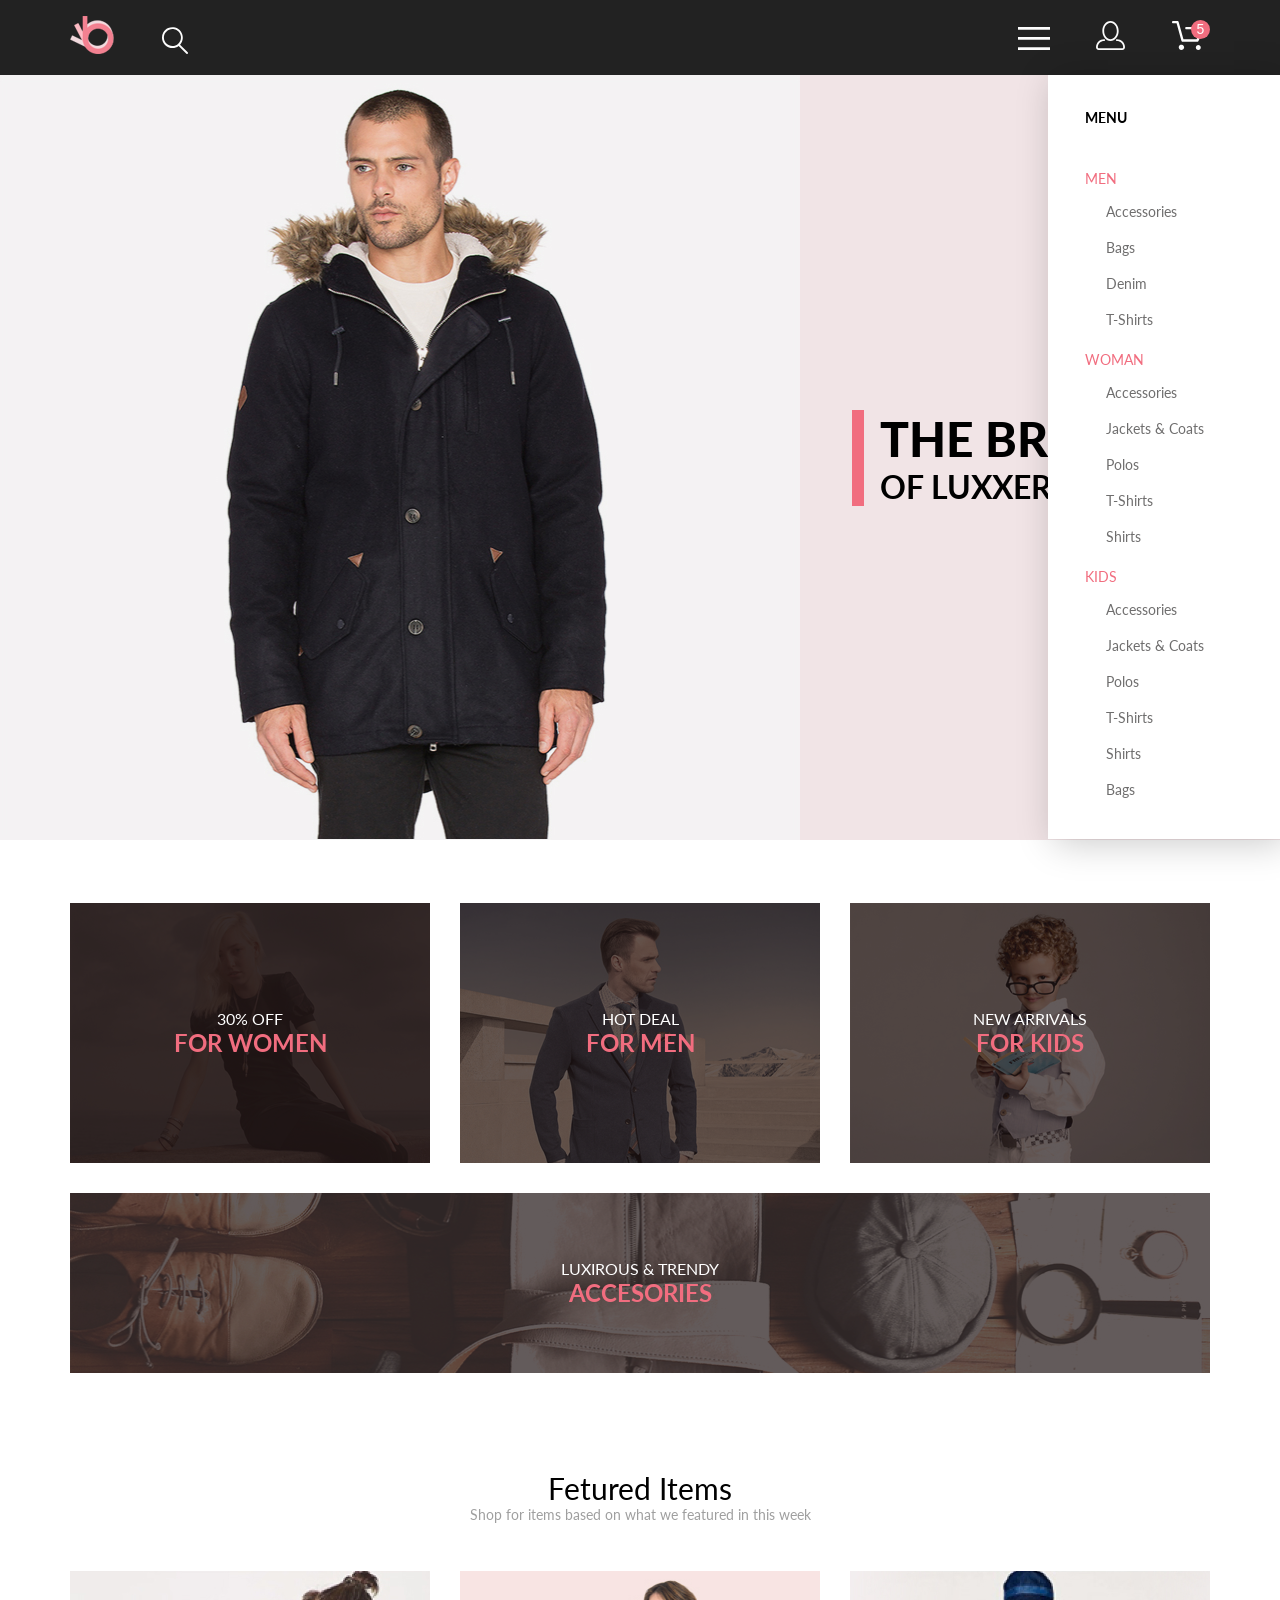
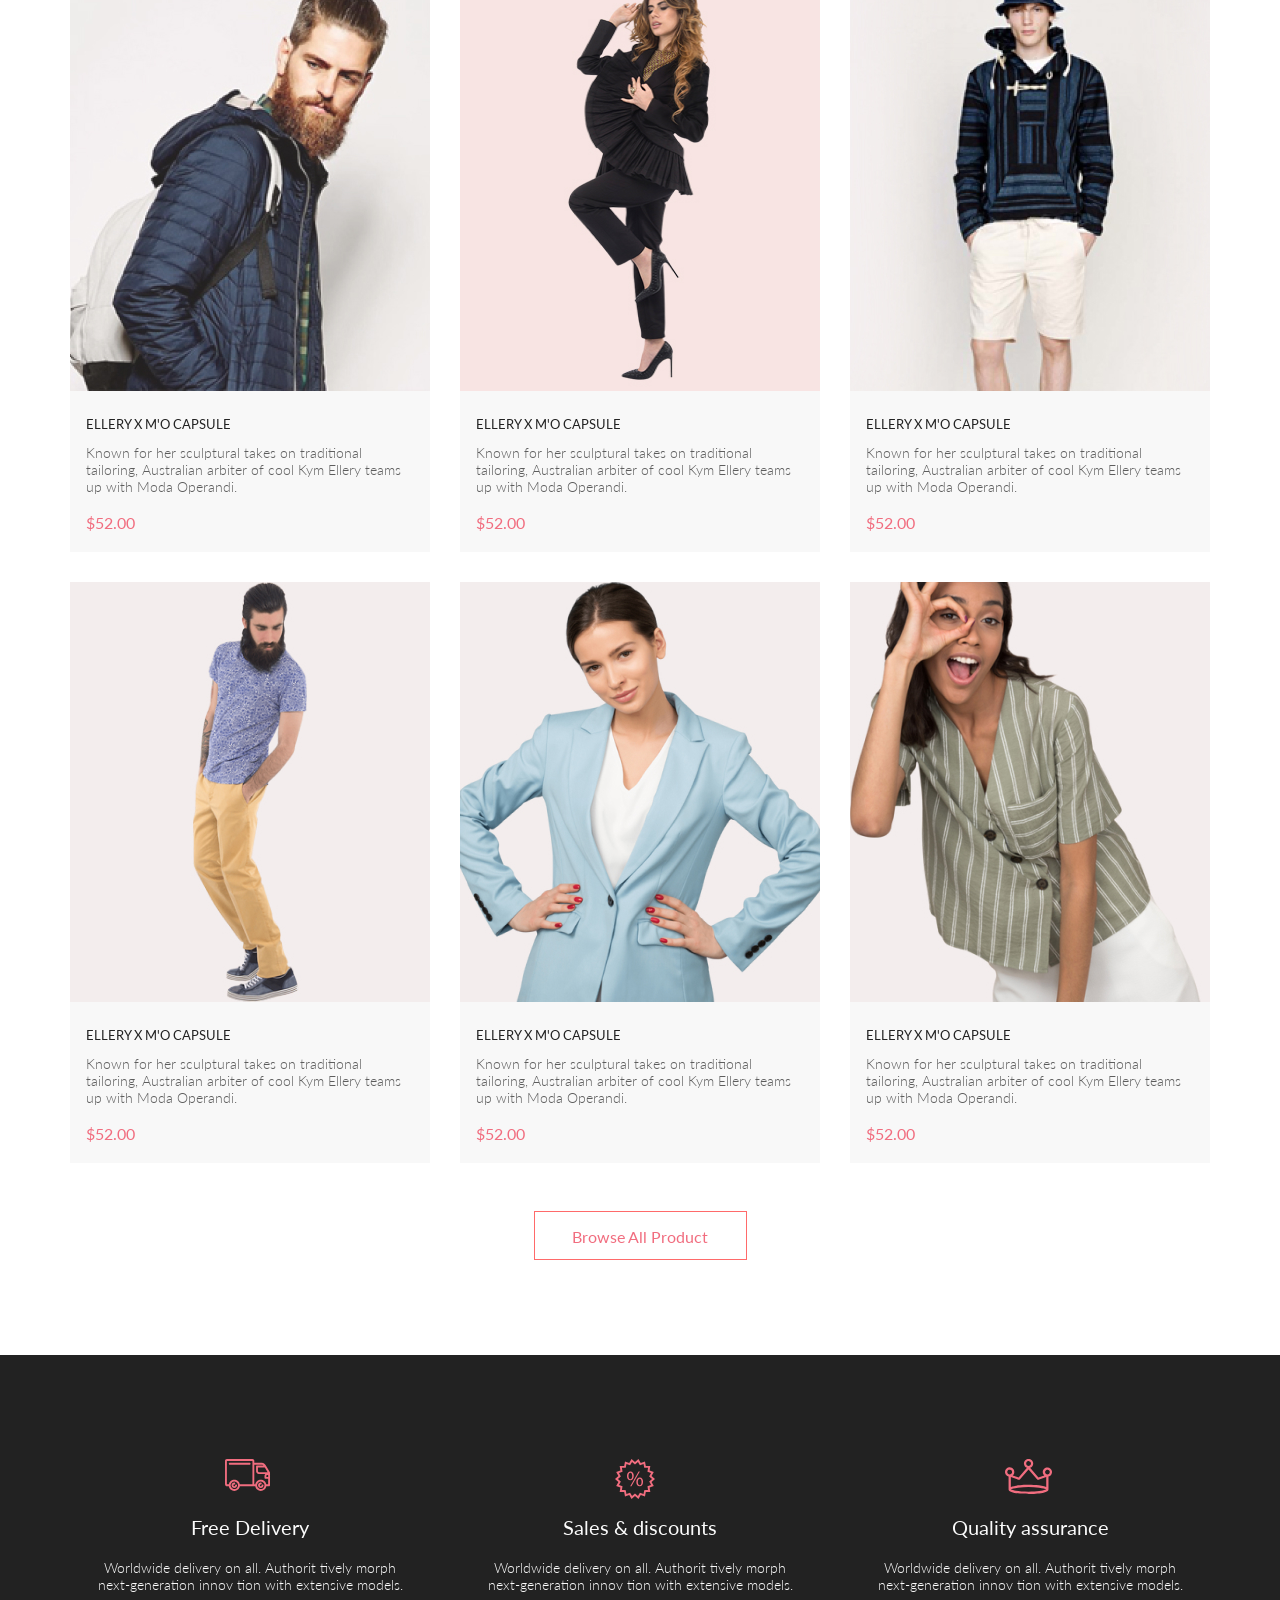
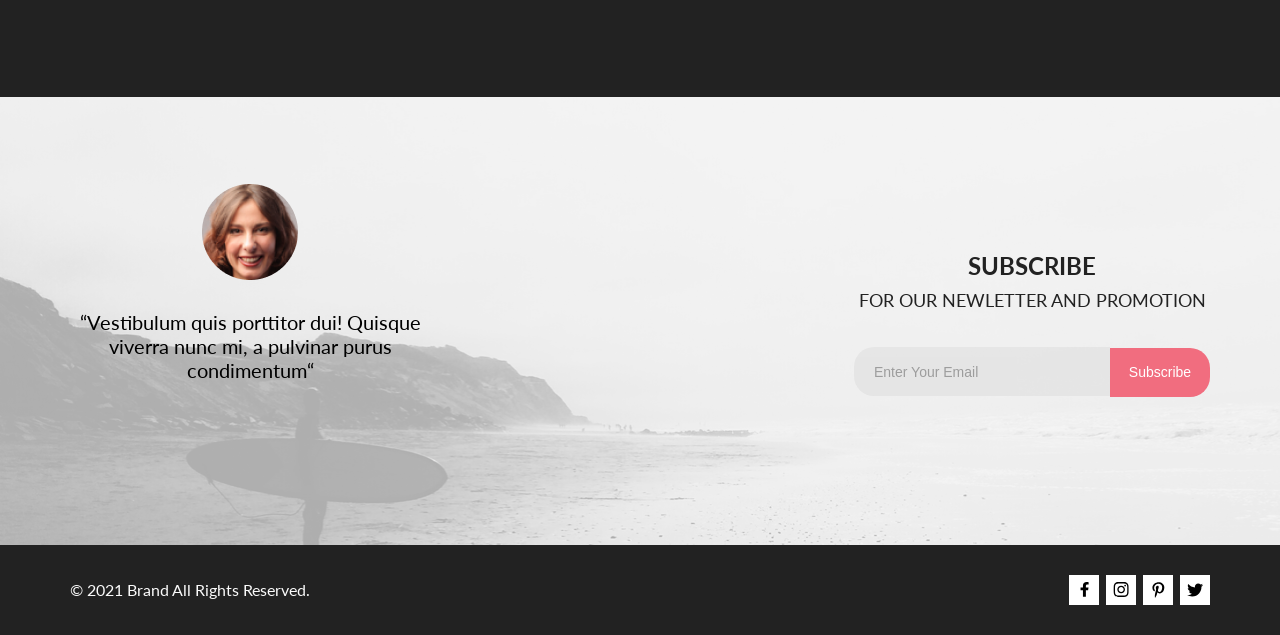
<file: index.html>
<!DOCTYPE html>
<html lang="en">
<head>
    <meta charset="UTF-8">
    <meta name="viewport" content="width=device-width">
    <title>Online Shop</title>
    <link rel="stylesheet" href="css/style.css">    
    <link rel="preconnect" href="https://fonts.gstatic.com">
    <link href="https://fonts.googleapis.com/css2?family=Lato:wght@300;400;700;900&display=swap" rel="stylesheet">
</head>
<body>
    <header class="header">
        <div class="header__container">
            <div class="header__logo-container">
                <a href="#"><img src="./img/logo.svg" class="header__logo" alt="logo" width="44" height="38"></a>
                <div class="header__search">
                    <button type="button" class="header__button">
                        <svg width="27" height="28" viewBox="0 0 27 28" xmlns="http://www.w3.org/2000/svg">
                            <path d="M19.0596 17.6259C20.6713 15.8658 21.6282 13.6048 21.7698 11.2225C21.9113 8.84018 21.2288 6.48173 19.8369 4.54318C18.445 2.60463 16.4285 1.20404 14.126 0.576619C11.8234 -0.0508009 9.3751 0.13316 7.19217 1.09761C5.00923 2.06205 3.22463 3.74825 2.13804 5.87302C1.05145 7.9978 0.729054 10.4318 1.225 12.7661C1.72094 15.1005 3.00501 17.1932 4.86158 18.6927C6.71814 20.1922 9.03413 21.0072 11.4206 21.0009C13.673 21.004 15.8645 20.27 17.6606 18.9109L25.4086 26.7179C25.4941 26.807 25.5965 26.8781 25.7099 26.927C25.8232 26.9759 25.9452 27.0017 26.0686 27.0029C26.1923 27.0033 26.3148 26.9782 26.4283 26.9292C26.5419 26.8801 26.6441 26.8082 26.7286 26.7179C26.9025 26.537 26.9997 26.2958 26.9997 26.0449C26.9997 25.794 26.9025 25.5528 26.7286 25.3719L19.0596 17.6259ZM2.88662 10.5009C2.89946 8.81563 3.41094 7.17187 4.35659 5.77685C5.30224 4.38183 6.63972 3.29801 8.20044 2.662C9.76115 2.02599 11.4752 1.86627 13.1266 2.20298C14.7779 2.53969 16.2926 3.35775 17.4797 4.55404C18.6668 5.75033 19.4732 7.27129 19.7972 8.92519C20.1212 10.5791 19.9483 12.2919 19.3002 13.8476C18.6522 15.4034 17.5581 16.7325 16.1559 17.6674C14.7536 18.6023 13.1059 19.1011 11.4206 19.1009C9.14916 19.0901 6.97482 18.1784 5.37484 16.566C3.77486 14.9537 2.87998 12.7724 2.88662 10.5009Z"/>
                            </svg>
                    </button>   
                </div>
            </div>
            <ul class="header__menu-list">
                <li class="header__menu-item header__menu-item--icon-list">
                    <button  type="button" class="header__button">
                        <svg class="header__icon" width="32" height="23" viewBox="0 0 32 23"  xmlns="http://www.w3.org/2000/svg">
                        <path d="M0 23V20.31H32V23H0ZM0 12.76V10.07H32V12.76H0ZM0 2.69V0H32V2.69H0Z" />
                        </svg> 
                    </button>
                </li>
                <li class="header__menu-item  header__menu-item--icon-profile">
                    <button type="button" class="header__button">
                        <svg class="header__icon" width="29" height="29" viewBox="0 0 29 29"  xmlns="http://www.w3.org/2000/svg">
                            <path d="M14.5 19.937C19 19.937 22.656 15.464 22.656 9.968C22.656 4.472 19 0 14.5 0C13.3631 0.0217413 12.2463 0.303398 11.2351 0.823397C10.2239 1.34339 9.34507 2.08794 8.66602 3C7.12663 4.99573 6.30819 7.45381 6.34399 9.974C6.34399 15.465 10 19.937 14.5 19.937ZM14.5 1.813C18 1.813 20.844 5.472 20.844 9.969C20.844 14.466 17.998 18.125 14.5 18.125C11.002 18.125 8.15603 14.465 8.15503 9.969C8.15403 5.473 11 1.813 14.5 1.813ZM20.844 18.125C20.6036 18.125 20.373 18.2205 20.203 18.3905C20.033 18.5605 19.9375 18.7911 19.9375 19.0315C19.9375 19.2719 20.033 19.5025 20.203 19.6725C20.373 19.8425 20.6036 19.938 20.844 19.938C22.526 19.9399 24.1386 20.6088 25.3279 21.7982C26.5172 22.9875 27.1861 24.6 27.188 26.282C27.1875 26.5221 27.0918 26.7523 26.922 26.9221C26.7522 27.0918 26.5221 27.1875 26.282 27.188H2.71997C2.47985 27.1875 2.24975 27.0918 2.07996 26.9221C1.91016 26.7523 1.81449 26.5221 1.81396 26.282C1.81608 24.6001 2.48517 22.9877 3.67444 21.7985C4.86371 20.6092 6.47608 19.9401 8.15796 19.938C8.39824 19.938 8.62868 19.8425 8.79858 19.6726C8.96849 19.5027 9.06396 19.2723 9.06396 19.032C9.06396 18.7917 8.96849 18.5613 8.79858 18.3914C8.62868 18.2215 8.39824 18.126 8.15796 18.126C5.99541 18.1279 3.92201 18.9875 2.39258 20.5164C0.863144 22.0453 0.00264777 24.1185 0 26.281C0.000794067 27.0019 0.287502 27.693 0.797241 28.2027C1.30698 28.7125 1.99811 28.9992 2.71899 29H26.282C27.0027 28.9989 27.6936 28.7121 28.2031 28.2024C28.7126 27.6927 28.9992 27.0017 29 26.281C28.9974 24.1187 28.1372 22.0457 26.6083 20.5168C25.0793 18.9878 23.0063 18.1276 20.844 18.125Z" />
                        </svg>
                    </button>
                </li>
                <li class="header__menu-item  header__menu-item--icon-bascket">
                    <button type="button" class="header__button header__button-cart">
                        <svg class="header__icon" width="33" height="29" viewBox="0 0 33 29"  xmlns="http://www.w3.org/2000/svg">
                            <path d="M27.199 29C26.5512 28.9738 25.9396 28.6948 25.4952 28.2227C25.0509 27.7506 24.8094 27.1232 24.8225 26.475C24.8356 25.8269 25.1023 25.2097 25.5653 24.7559C26.0283 24.3022 26.6508 24.048 27.2991 24.048C27.9474 24.048 28.5697 24.3022 29.0327 24.7559C29.4957 25.2097 29.7624 25.8269 29.7755 26.475C29.7886 27.1232 29.5471 27.7506 29.1028 28.2227C28.6585 28.6948 28.0468 28.9738 27.399 29H27.199ZM7.75098 26.32C7.75098 25.79 7.90815 25.2718 8.20264 24.8311C8.49712 24.3904 8.91569 24.0469 9.4054 23.844C9.8951 23.6412 10.434 23.5881 10.9539 23.6915C11.4737 23.7949 11.9512 24.0502 12.326 24.425C12.7009 24.7998 12.9562 25.2773 13.0596 25.7972C13.163 26.317 13.1098 26.8559 12.907 27.3456C12.7041 27.8353 12.3606 28.2539 11.9199 28.5483C11.4792 28.8428 10.9611 29 10.431 29C10.0789 29.0003 9.73017 28.9311 9.40479 28.7966C9.0794 28.662 8.78374 28.4646 8.53467 28.2158C8.28559 27.9669 8.08805 27.6713 7.95325 27.3461C7.81844 27.0208 7.74902 26.6721 7.74902 26.32H7.75098ZM11.551 20.686C11.2916 20.6868 11.039 20.6024 10.8322 20.4457C10.6253 20.2891 10.4756 20.0689 10.406 19.819L5.573 2.36401H2.18005C1.86657 2.36401 1.56591 2.23947 1.34424 2.01781C1.12257 1.79614 0.998047 1.49549 0.998047 1.18201C0.998047 0.868519 1.12257 0.567873 1.34424 0.346205C1.56591 0.124537 1.86657 5.81268e-06 2.18005 5.81268e-06H6.46106C6.72055 -0.00080736 6.97309 0.0837201 7.17981 0.240568C7.38653 0.397416 7.53589 0.617884 7.60498 0.868006L12.438 18.323H25.616L29.999 8.27501H15.399C15.2409 8.27961 15.0834 8.25242 14.9359 8.19507C14.7884 8.13771 14.6539 8.05134 14.5404 7.94108C14.4269 7.83082 14.3366 7.69891 14.275 7.55315C14.2134 7.40739 14.1816 7.25075 14.1816 7.0925C14.1816 6.93426 14.2134 6.77762 14.275 6.63186C14.3366 6.4861 14.4269 6.35419 14.5404 6.24393C14.6539 6.13367 14.7884 6.0473 14.9359 5.98994C15.0834 5.93259 15.2409 5.90541 15.399 5.91001H31.812C32.0077 5.90996 32.2003 5.95866 32.3724 6.05172C32.5446 6.14478 32.6908 6.27926 32.798 6.44301C32.9058 6.60729 32.9714 6.79569 32.9889 6.99145C33.0063 7.18721 32.9752 7.38424 32.8981 7.565L27.493 19.977C27.4007 20.1876 27.249 20.3668 27.0565 20.4927C26.864 20.6186 26.6391 20.6858 26.4091 20.686H11.551Z" />
                        </svg>
                    </button>                    
                </li>
            </ul>
        </div>
        <nav class="header__navigation">
            <p class="header__navigation-title">menu</p>
            <ul class="header__navigation-list">
                <li class="header__navigation-item">
                    <p class="header__navigation-sub-title">men</p>
                    <ul class="header__navigation-sub-list">
                        <li class="header__navigation-sub-link">
                            <a href="./catalog.html" class="header__navigation-href">Accessories</a>
                        </li>
                        <li class="header__navigation-sub-link">
                            <a href="./catalog.html" class="header__navigation-href">Bags</a>
                        </li>
                        <li class="header__navigation-sub-link">
                            <a href="./catalog.html" class="header__navigation-href">Denim</a>
                        </li>
                        <li class="header__navigation-sub-link">
                            <a href="./catalog.html" class="header__navigation-href">T-Shirts</a>
                        </li>
                    </ul>
                </li>
                <li class="header__navigation-item">
                    <p class="header__navigation-sub-title">woman</p>
                    <ul class="header__navigation-sub-list">
                        <li class="header__navigation-sub-link">
                            <a href="#" class="header__navigation-href">Accessories</a>
                        </li>
                        <li class="header__navigation-sub-link">
                            <a href="./catalog.html" class="header__navigation-href">Jackets & Coats</a>
                        </li>
                        <li class="header__navigation-sub-link">
                            <a href="./catalog.html" class="header__navigation-href">Polos</a>
                        </li>
                        <li class="header__navigation-sub-link">
                            <a href="./catalog.html" class="header__navigation-href">T-Shirts</a>
                        </li>
                        <li class="header__navigation-sub-link">
                            <a href="./catalog.html" class="header__navigation-href">Shirts</a>
                        </li>
                    </ul>
                </li>
                <li class="header__navigation-item">
                    <p class="header__navigation-sub-title">kids</p>
                    <ul class="header__navigation-sub-list">
                        <li class="header__navigation-sub-link">
                            <a href="./catalog.html" class="header__navigation-href">Accessories</a>
                        </li>
                        <li class="header__navigation-sub-link">
                            <a href="./catalog.html" class="header__navigation-href">Jackets & Coats</a>
                        </li>
                        <li class="header__navigation-sub-link">
                            <a href="./catalog.html" class="header__navigation-href">Polos</a>
                        </li>
                        <li class="header__navigation-sub-link">
                            <a href="./catalog.html" class="header__navigation-href">T-Shirts</a>
                        </li>
                        <li class="header__navigation-sub-link">
                            <a href="./catalog.html" class="header__navigation-href">Shirts</a>
                        </li>
                        <li class="header__navigation-sub-link">
                            <a href="./catalog.html" class="header__navigation-href">Bags</a>
                        </li>
                    </ul>
                </li>
            </ul>
        </nav> 
    </header>
    <main class="main">  
        <section class="name">
            <img src="img/man-in-jacket.jpg" alt="man-in-jacket" class="name__img" width="800" height="765">
            <div class="name__content">
                <div class="name__header">
                    <h1 class="name__header-tittle">The brand</h1>
                    <p class="name__header-sub-tittle">of luxxerious <span class="selected-pink">fashion</span></p>
                </div>
            </div>
        </section>
        <section class="stock container">
            <h2 class="visually-hidden">Акции</h2>
            <ul class="stock__list">
                
                <li class="stock__item stock__item--women">
                    <a href="./catalog.html" class="stock__link">
                        <p class="stock__item-name">30% off</p>
                        <p class="stock__item-category">for women</p>
                    </a>
                </li>
                <li class="stock__item stock__item--men">
                    <a href="./catalog.html" class="stock__link">
                        <p class="stock__item-name">hot deal</p>
                        <p class="stock__item-category">for men</p>
                    </a>
                </li>
                <li class="stock__item stock__item--kids">
                    <a href="./catalog.html" class="stock__link">
                            <p class="stock__item-name">new arrivals</p>
                            <p class="stock__item-category">FOR KIDS</p>
                    </a>            
                </li>
                <li class="stock__item stock__item--last">
                    <a href="./catalog.html" class="stock__link stock__link--last">
                        <p class="stock__item-name">luxirous & trendy</p>
                        <p class="stock__item-category ">accesories</p>
                    </a>
                </li>
            </ul>
        </section>
        <section class="fetured container">
            <div class="fetured__header">
                <h2 class="fetured__title title">Fetured Items</h2>
                <p class="fetured__text">Shop for items based on what we featured in this week</p>

            </div>
            <ul class="fetured__items">
                <li class="fetured-item">
                    <a href="./product.html" class="fetured-item__link">
                        <div class="fetured-item__image">                            
                            <div class="fetured-item__image-before">
                                <div class="fetured-item__image-before-button">Add to Cart</div>
                            </div>
                            <img class="fetured-item__pic" src="img/articuls/cheater.jpg" alt="cheater" width="360" height="420"></div>
                        <div class="fetured-item__inner">  
                            <h3 class="fetured-item__title">ellery x m'o capsule</h3>
                            <p class="fetured-item__text">Known for her sculptural takes on traditional tailoring, Australian arbiter of cool Kym Ellery teams up with Moda Operandi.</p>
                            <p class="fetured-item__cost">$52.00</p>
                        </div> 
                    </a>        
                </li>
                <li class="fetured-item">
                    <a href="./product.html" class="fetured-item__link">
                        <div class="fetured-item__image">
                            <div class="fetured-item__image-before">
                                <div class="fetured-item__image-before-button">Add to Cart</div>
                            </div>
                            <img class="fetured-item__pic" src="img/articuls/suit.jpg" alt="cheater" width="360" height="420"></div>
                        <div class="fetured-item__inner">  
                            <h3 class="fetured-item__title">ellery x m'o capsule</h3>
                            <p class="fetured-item__text">Known for her sculptural takes on traditional tailoring, Australian arbiter of cool Kym Ellery teams up with Moda Operandi.</p>
                            <p class="fetured-item__cost">$52.00</p>
                        </div> 
                    </a>        
                </li>
                <li class="fetured-item">
                    <a href="./product.html" class="fetured-item__link">
                        <div class="fetured-item__image">
                            <div class="fetured-item__image-before">
                                <div class="fetured-item__image-before-button">Add to Cart</div>
                            </div>
                            <img class="fetured-item__pic" src="img/articuls/sweater.jpg" alt="cheater" width="360" height="420"></div>
                        <div class="fetured-item__inner">  
                            <h3 class="fetured-item__title">ellery x m'o capsule</h3>
                            <p class="fetured-item__text">Known for her sculptural takes on traditional tailoring, Australian arbiter of cool Kym Ellery teams up with Moda Operandi.</p>
                            <p class="fetured-item__cost">$52.00</p>
                        </div>
                    </a>         
                </li>
                <li class="fetured-item">
                    <a href="./product.html" class="fetured-item__link">
                        <div class="fetured-item__image">
                            <div class="fetured-item__image-before">
                                <div class="fetured-item__image-before-button">Add to Cart</div>
                            </div>
                            <img class="fetured-item__pic" src="img/articuls/trousers.jpg" alt="cheater" width="360" height="420"></div>
                        <div class="fetured-item__inner">  
                            <h3 class="fetured-item__title">ellery x m'o capsule</h3>
                            <p class="fetured-item__text">Known for her sculptural takes on traditional tailoring, Australian arbiter of cool Kym Ellery teams up with Moda Operandi.</p>
                            <p class="fetured-item__cost">$52.00</p>
                        </div>     
                    </a>                             
                </li>
                <li class="fetured-item">
                    <a href="./product.html" class="fetured-item__link">
                        <div class="fetured-item__image">
                            <div class="fetured-item__image-before">
                                <div class="fetured-item__image-before-button">Add to Cart</div>
                            </div>
                            <img class="fetured-item__pic" src="img/articuls/blue_jacket.jpg" alt="cheater" width="360" height="420"></div>
                        <div class="fetured-item__inner">  
                            <h3 class="fetured-item__title">ellery x m'o capsule</h3>
                            <p class="fetured-item__text">Known for her sculptural takes on traditional tailoring, Australian arbiter of cool Kym Ellery teams up with Moda Operandi.</p>
                            <p class="fetured-item__cost">$52.00</p>
                        </div> 
                    </a>                            
                </li>
                <li class="fetured-item">
                    <a href="./product.html" class="fetured-item__link">
                        <div class="fetured-item__image">
                            <div class="fetured-item__image-before">
                                <div class="fetured-item__image-before-button">Add to Cart</div>
                            </div>
                            <img class="fetured-item__pic" src="img/articuls/shirt.jpg" alt="cheater" width="360" height="420"></div>
                        <div class="fetured-item__inner">  
                            <h3 class="fetured-item__title">ellery x m'o capsule</h3>
                            <p class="fetured-item__text">Known for her sculptural takes on traditional tailoring, Australian arbiter of cool Kym Ellery teams up with Moda Operandi.</p>
                            <p class="fetured-item__cost">$52.00</p>
                        </div>
                    </a>        
                </li>
            </ul>
            <div class="fetured__more">
                <a href="./catalog.html" class="fetured__button linear-animations-color">Browse All Product</a>
            </div>
        </section>
        <section class="advantages">
            <h2 class="visually-hidden">Наши преимущества</h2>
            <ul class="advantages__list container">
                <li class="advantages__item">
                    <div class="advantages__icon advantages__icon-icon1"></div>
                    <h3 class="advantages__title">Free Delivery</h3>
                    <p class="advantages__text">Worldwide delivery on all. Authorit tively morph next-generation innov tion with extensive models.</p>
                </li>
                <li class="advantages__item">
                    <div class="advantages__icon advantages__icon-icon2"></div>
                    <h3 class="advantages__title">Sales & discounts</h3>
                    <p class="advantages__text">Worldwide delivery on all. Authorit tively morph next-generation innov tion with extensive models.</p>
                </li>
                <li class="advantages__item">
                    <div class="advantages__icon advantages__icon-icon3"></div>
                    <h3 class="advantages__title">Quality assurance</h3>
                    <p class="advantages__text">Worldwide delivery on all. Authorit tively morph next-generation innov tion with extensive models.</p>
                </li>
            </ul>
            
        </section>
    </main>
    <footer class="footer">
        <div class="subscribe">
            <div class="subscribe__row container">
                <div class="subscribe__quote">
                    <img src="./img/autor.png" alt="autor_quote" class="subscribe__quote-image" width="96" height="96">
                    <p class="subscribe__quote-text">“Vestibulum quis porttitor dui! Quisque viverra nunc mi, a pulvinar purus condimentum“</p>
                </div>
                <div class="subscribe__form">
                    <div class="subscribe__form-title">subscribe</div>
                    <div class="subscribe__form-text">for our newletter and promotion</div>
                    <form action="#">
                        <input class="subscribe__form-input" type="email" name="email" id="name" placeholder="Enter Your Email"><input class="subscribe__form-button" type="button" value="Subscribe">
                    </form>
                </div>
            </div>
        </div>
        <div class="feed">
            <div class="feed__wrap container">
                <p class="feed__copyright">&copy;&nbsp;2021 Brand All Rights Reserved.</p>
                <ul class="feed__social-list">
                    <li class="feed__social-item">
                        <a href="#" class="feed__link">
                            <svg class="feed__icon" width="9" height="15" viewBox="0 0 9 15" xmlns="http://www.w3.org/2000/svg">
                            <path d="M8.08836 8.28L8.50686 5.61602H5.89022V3.88729C5.89022 3.15847 6.25574 2.44806 7.42765 2.44806H8.61722V0.179975C8.61722 0.179975 7.53772 0 6.50561 0C4.35073 0 2.9422 1.27593 2.9422 3.5857V5.61602H0.546875V8.28H2.9422V14.72H5.89022V8.28H8.08836Z" />
                            </svg>
                        </a>
                    </li>
                    <li class="feed__social-item">
                        <a href="#" class="feed__link">
                            <svg class="feed__icon" width="16" height="15" viewBox="0 0 16 15" xmlns="http://www.w3.org/2000/svg">
                            <path d="M8.13897 3.68159C6.02383 3.68159 4.31774 5.38491 4.31774 7.49663C4.31774 9.60835 6.02383 11.3117 8.13897 11.3117C10.2541 11.3117 11.9602 9.60835 11.9602 7.49663C11.9602 5.38491 10.2541 3.68159 8.13897 3.68159ZM8.13897 9.9769C6.77211 9.9769 5.65467 8.8646 5.65467 7.49663C5.65467 6.12866 6.76878 5.01636 8.13897 5.01636C9.50915 5.01636 10.6233 6.12866 10.6233 7.49663C10.6233 8.8646 9.50583 9.9769 8.13897 9.9769ZM13.0078 3.52554C13.0078 4.02026 12.6087 4.41538 12.1165 4.41538C11.621 4.41538 11.2252 4.01694 11.2252 3.52554C11.2252 3.03413 11.6243 2.63569 12.1165 2.63569C12.6087 2.63569 13.0078 3.03413 13.0078 3.52554ZM15.5386 4.42866C15.4821 3.23667 15.2094 2.18081 14.3347 1.31089C13.4634 0.440967 12.4058 0.168701 11.2119 0.108936C9.9814 0.039209 6.29321 0.039209 5.0627 0.108936C3.8721 0.165381 2.81453 0.437646 1.93987 1.30757C1.06522 2.17749 0.795836 3.23335 0.735973 4.42534C0.666134 5.65386 0.666134 9.33608 0.735973 10.5646C0.79251 11.7566 1.06522 12.8124 1.93987 13.6824C2.81453 14.5523 3.86878 14.8246 5.0627 14.8843C6.29321 14.9541 9.9814 14.9541 11.2119 14.8843C12.4058 14.8279 13.4634 14.5556 14.3347 13.6824C15.2061 12.8124 15.4788 11.7566 15.5386 10.5646C15.6085 9.33608 15.6085 5.65718 15.5386 4.42866ZM13.949 11.8828C13.6895 12.5335 13.1874 13.0349 12.5322 13.2972C11.5511 13.6857 9.22314 13.596 8.13897 13.596C7.05479 13.596 4.72348 13.6824 3.74573 13.2972C3.09389 13.0382 2.59171 12.5369 2.32898 11.8828C1.93987 10.9033 2.02967 8.57905 2.02967 7.49663C2.02967 6.41421 1.9432 4.08667 2.32898 3.1105C2.58838 2.45972 3.09056 1.95835 3.74573 1.69604C4.7268 1.30757 7.05479 1.39722 8.13897 1.39722C9.22314 1.39722 11.5545 1.31089 12.5322 1.69604C13.184 1.95503 13.6862 2.4564 13.949 3.1105C14.3381 4.08999 14.2483 6.41421 14.2483 7.49663C14.2483 8.57905 14.3381 10.9066 13.949 11.8828Z" />
                            </svg>
                        </a>
                    </li>
                    <li class="feed__social-item">
                        <a href="#" class="feed__link">
                            <svg class="feed__icon" width="13" height="16" viewBox="0 0 13 16" xmlns="http://www.w3.org/2000/svg">
                            <path d="M6.74032 0.203125C3.55564 0.203125 0.408203 2.34063 0.408203 5.8C0.408203 8 1.63738 9.25 2.38233 9.25C2.68963 9.25 2.86655 8.3875 2.86655 8.14375C2.86655 7.85313 2.13091 7.23438 2.13091 6.025C2.13091 3.5125 4.03055 1.73125 6.4889 1.73125C8.60271 1.73125 10.1671 2.94062 10.1671 5.1625C10.1671 6.82187 9.50597 9.93437 7.36422 9.93437C6.59133 9.93437 5.93018 9.37187 5.93018 8.56563C5.93018 7.38438 6.74963 6.24062 6.74963 5.02187C6.74963 2.95312 3.835 3.32812 3.835 5.82812C3.835 6.35313 3.90018 6.93437 4.13298 7.4125C3.70463 9.26875 2.82931 12.0344 2.82931 13.9469C2.82931 14.5375 2.91311 15.1188 2.96899 15.7094C3.07452 15.8281 3.02175 15.8156 3.18316 15.7563C4.74757 13.6 4.69169 13.1781 5.3994 10.3562C5.78119 11.0875 6.76826 11.4812 7.55046 11.4812C10.8469 11.4812 12.3275 8.24688 12.3275 5.33125C12.3275 2.22813 9.66427 0.203125 6.74032 0.203125Z" />
                            </svg>
                        </a>
                    </li>
                    <li class="feed__social-item">
                        <a href="#" class="feed__link">
                            <svg class="feed__icon" width="17" height="14" viewBox="0 0 17 14" xmlns="http://www.w3.org/2000/svg">
                            <path d="M14.417 3.74052C14.427 3.88264 14.427 4.0248 14.427 4.16692C14.427 8.50192 11.1498 13.4969 5.15986 13.4969C3.31448 13.4969 1.60022 12.9588 0.158203 12.0248C0.420396 12.0552 0.67247 12.0654 0.944752 12.0654C2.46741 12.0654 3.8691 11.5476 4.98843 10.6644C3.5565 10.6339 2.3565 9.68977 1.94305 8.39027C2.14475 8.4207 2.34642 8.44102 2.5582 8.44102C2.85063 8.44102 3.14308 8.40039 3.41533 8.32936C1.92291 8.02477 0.803551 6.70498 0.803551 5.11108V5.07048C1.23715 5.31414 1.74139 5.46642 2.2758 5.4867C1.39849 4.89786 0.823727 3.8928 0.823727 2.75573C0.823727 2.14661 0.985041 1.58823 1.26741 1.10092C2.87077 3.09077 5.28086 4.39023 7.98334 4.53239C7.93293 4.28873 7.90266 4.03495 7.90266 3.78114C7.90266 1.97402 9.35477 0.501953 11.1598 0.501953C12.0976 0.501953 12.9446 0.897891 13.5396 1.53748C14.2757 1.39536 14.9816 1.12123 15.6068 0.745609C15.3648 1.50705 14.8505 2.14664 14.1749 2.5527C14.8304 2.48167 15.4657 2.29889 16.0505 2.04511C15.6069 2.69483 15.0522 3.27348 14.417 3.74052Z" />
                            </svg>
                        </a>
                    </li>
                </ul>
            </div>
        </div>
    </footer>
    
</body>
</html>
</file>
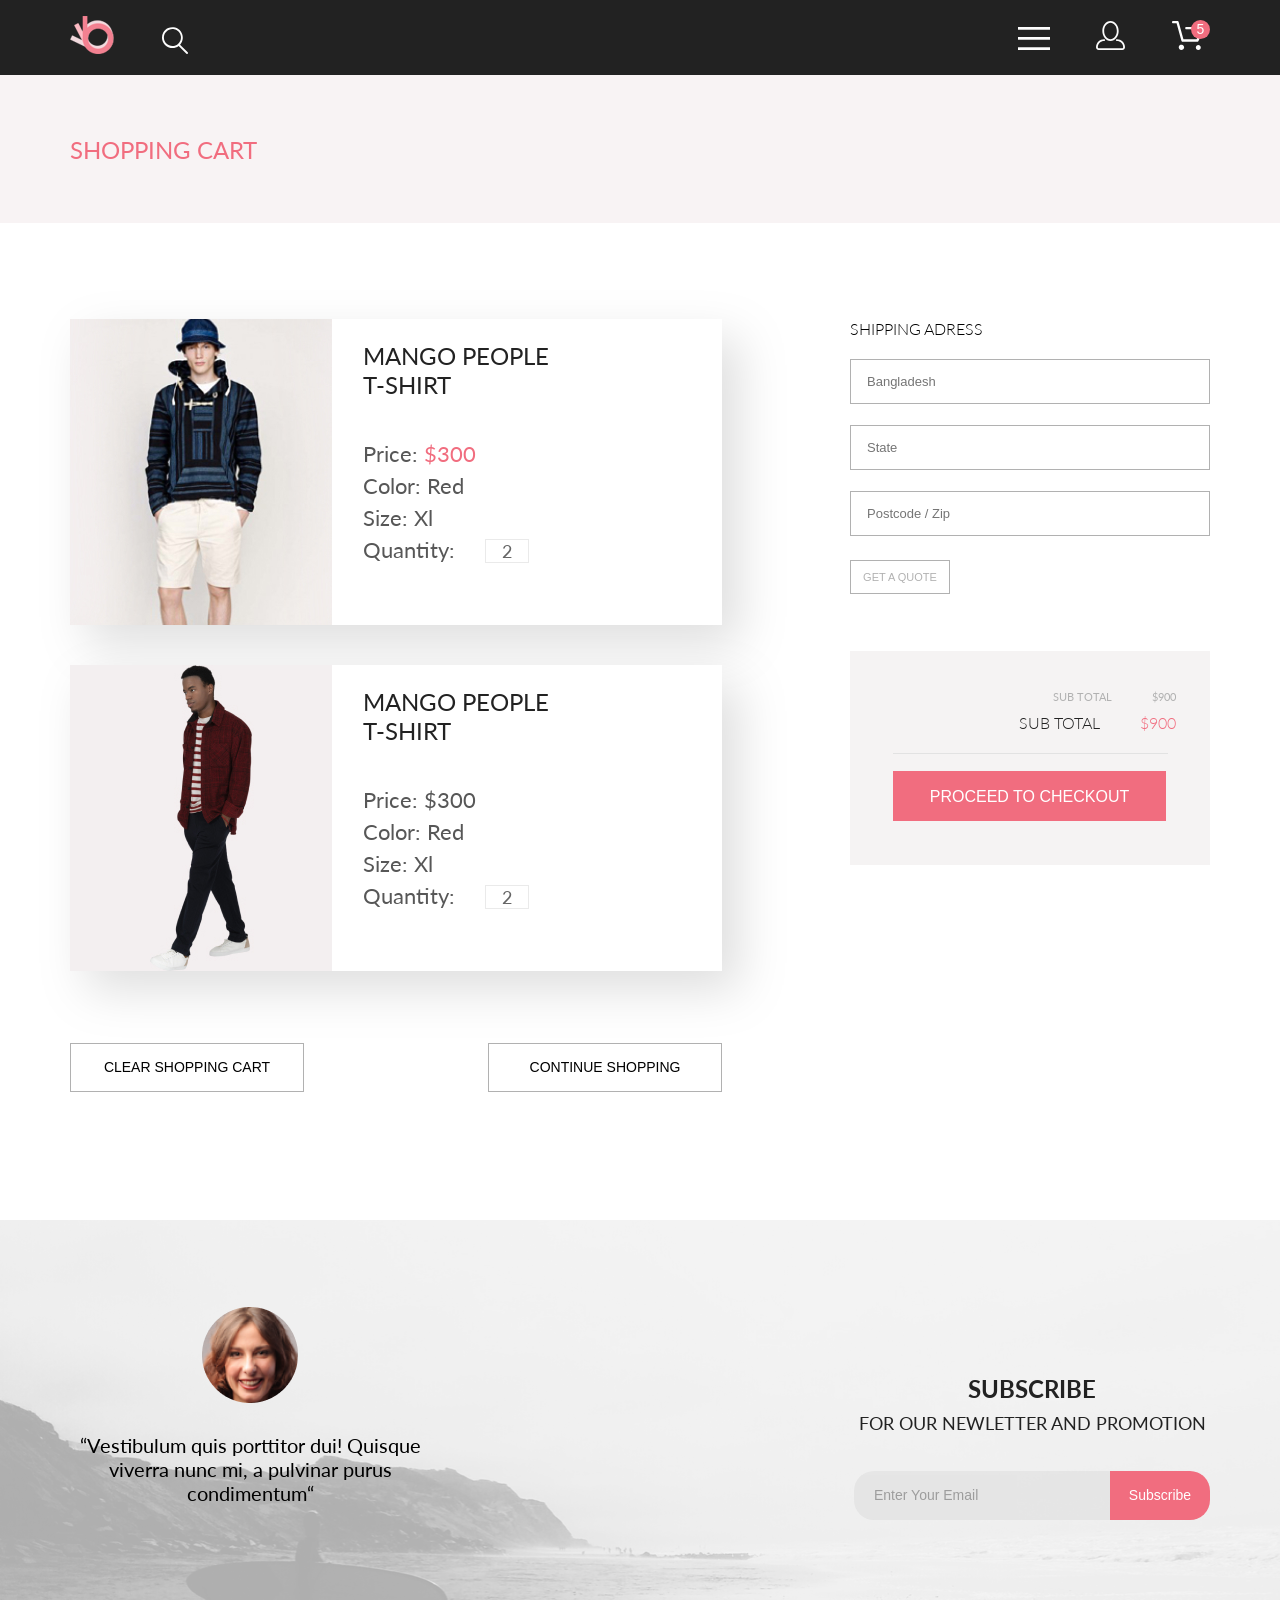
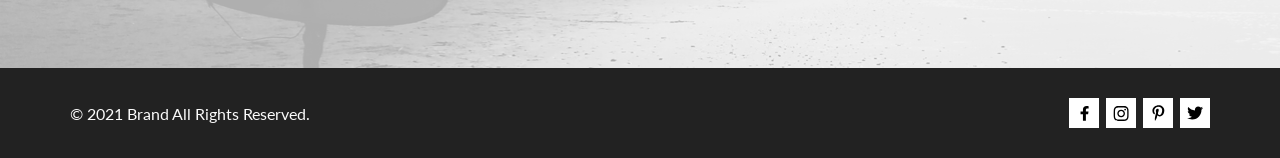
<file: cart.html>
<!DOCTYPE html>
<html lang="en">

<head>
    <meta charset="UTF-8">
    <meta name="viewport" content="width=device-width, initial-scale=1">
    <title>Shopping cart</title>
    <link rel="stylesheet" href="css/style.css">
    <link rel="preconnect" href="https://fonts.gstatic.com">
    <link href="https://fonts.googleapis.com/css2?family=Lato:wght@300;400;700;900&display=swap" rel="stylesheet">
</head>

<body>
    <header class="header">
        <div class="header__container">
            <div class="header__logo-container">
                <a href="./index.html"><img src="./img/logo.svg" class="header__logo" alt="logo" width="44" height="38"></a>
                <div class="header__search">
                    <button type="button" class="header__button">
                        <svg width="27" height="28" viewBox="0 0 27 28" xmlns="http://www.w3.org/2000/svg">
                            <path d="M19.0596 17.6259C20.6713 15.8658 21.6282 13.6048 21.7698 11.2225C21.9113 8.84018 21.2288 6.48173 19.8369 4.54318C18.445 2.60463 16.4285 1.20404 14.126 0.576619C11.8234 -0.0508009 9.3751 0.13316 7.19217 1.09761C5.00923 2.06205 3.22463 3.74825 2.13804 5.87302C1.05145 7.9978 0.729054 10.4318 1.225 12.7661C1.72094 15.1005 3.00501 17.1932 4.86158 18.6927C6.71814 20.1922 9.03413 21.0072 11.4206 21.0009C13.673 21.004 15.8645 20.27 17.6606 18.9109L25.4086 26.7179C25.4941 26.807 25.5965 26.8781 25.7099 26.927C25.8232 26.9759 25.9452 27.0017 26.0686 27.0029C26.1923 27.0033 26.3148 26.9782 26.4283 26.9292C26.5419 26.8801 26.6441 26.8082 26.7286 26.7179C26.9025 26.537 26.9997 26.2958 26.9997 26.0449C26.9997 25.794 26.9025 25.5528 26.7286 25.3719L19.0596 17.6259ZM2.88662 10.5009C2.89946 8.81563 3.41094 7.17187 4.35659 5.77685C5.30224 4.38183 6.63972 3.29801 8.20044 2.662C9.76115 2.02599 11.4752 1.86627 13.1266 2.20298C14.7779 2.53969 16.2926 3.35775 17.4797 4.55404C18.6668 5.75033 19.4732 7.27129 19.7972 8.92519C20.1212 10.5791 19.9483 12.2919 19.3002 13.8476C18.6522 15.4034 17.5581 16.7325 16.1559 17.6674C14.7536 18.6023 13.1059 19.1011 11.4206 19.1009C9.14916 19.0901 6.97482 18.1784 5.37484 16.566C3.77486 14.9537 2.87998 12.7724 2.88662 10.5009Z"/>
                            </svg>
                    </button>   
                </div>
            </div>
            <ul class="header__menu-list">
                <li class="header__menu-item header__menu-item--icon-list">
                    <button type="button" class="header__button">
                        <svg class="header__icon" width="32" height="23" viewBox="0 0 32 23"  xmlns="http://www.w3.org/2000/svg">
                        <path d="M0 23V20.31H32V23H0ZM0 12.76V10.07H32V12.76H0ZM0 2.69V0H32V2.69H0Z" />
                        </svg> 
                    </button>
                </li>
                <li class="header__menu-item  header__menu-item--icon-profile">
                    <button type="button" class="header__button">
                        <svg class="header__icon" width="29" height="29" viewBox="0 0 29 29"  xmlns="http://www.w3.org/2000/svg">
                            <path d="M14.5 19.937C19 19.937 22.656 15.464 22.656 9.968C22.656 4.472 19 0 14.5 0C13.3631 0.0217413 12.2463 0.303398 11.2351 0.823397C10.2239 1.34339 9.34507 2.08794 8.66602 3C7.12663 4.99573 6.30819 7.45381 6.34399 9.974C6.34399 15.465 10 19.937 14.5 19.937ZM14.5 1.813C18 1.813 20.844 5.472 20.844 9.969C20.844 14.466 17.998 18.125 14.5 18.125C11.002 18.125 8.15603 14.465 8.15503 9.969C8.15403 5.473 11 1.813 14.5 1.813ZM20.844 18.125C20.6036 18.125 20.373 18.2205 20.203 18.3905C20.033 18.5605 19.9375 18.7911 19.9375 19.0315C19.9375 19.2719 20.033 19.5025 20.203 19.6725C20.373 19.8425 20.6036 19.938 20.844 19.938C22.526 19.9399 24.1386 20.6088 25.3279 21.7982C26.5172 22.9875 27.1861 24.6 27.188 26.282C27.1875 26.5221 27.0918 26.7523 26.922 26.9221C26.7522 27.0918 26.5221 27.1875 26.282 27.188H2.71997C2.47985 27.1875 2.24975 27.0918 2.07996 26.9221C1.91016 26.7523 1.81449 26.5221 1.81396 26.282C1.81608 24.6001 2.48517 22.9877 3.67444 21.7985C4.86371 20.6092 6.47608 19.9401 8.15796 19.938C8.39824 19.938 8.62868 19.8425 8.79858 19.6726C8.96849 19.5027 9.06396 19.2723 9.06396 19.032C9.06396 18.7917 8.96849 18.5613 8.79858 18.3914C8.62868 18.2215 8.39824 18.126 8.15796 18.126C5.99541 18.1279 3.92201 18.9875 2.39258 20.5164C0.863144 22.0453 0.00264777 24.1185 0 26.281C0.000794067 27.0019 0.287502 27.693 0.797241 28.2027C1.30698 28.7125 1.99811 28.9992 2.71899 29H26.282C27.0027 28.9989 27.6936 28.7121 28.2031 28.2024C28.7126 27.6927 28.9992 27.0017 29 26.281C28.9974 24.1187 28.1372 22.0457 26.6083 20.5168C25.0793 18.9878 23.0063 18.1276 20.844 18.125Z" />
                        </svg>
                    </button>
                </li>
                <li class="header__menu-item  header__menu-item--icon-bascket">
                    <button type="button" class="header__button header__button-cart">
                        <svg class="header__icon" width="33" height="29" viewBox="0 0 33 29"  xmlns="http://www.w3.org/2000/svg">
                            <path d="M27.199 29C26.5512 28.9738 25.9396 28.6948 25.4952 28.2227C25.0509 27.7506 24.8094 27.1232 24.8225 26.475C24.8356 25.8269 25.1023 25.2097 25.5653 24.7559C26.0283 24.3022 26.6508 24.048 27.2991 24.048C27.9474 24.048 28.5697 24.3022 29.0327 24.7559C29.4957 25.2097 29.7624 25.8269 29.7755 26.475C29.7886 27.1232 29.5471 27.7506 29.1028 28.2227C28.6585 28.6948 28.0468 28.9738 27.399 29H27.199ZM7.75098 26.32C7.75098 25.79 7.90815 25.2718 8.20264 24.8311C8.49712 24.3904 8.91569 24.0469 9.4054 23.844C9.8951 23.6412 10.434 23.5881 10.9539 23.6915C11.4737 23.7949 11.9512 24.0502 12.326 24.425C12.7009 24.7998 12.9562 25.2773 13.0596 25.7972C13.163 26.317 13.1098 26.8559 12.907 27.3456C12.7041 27.8353 12.3606 28.2539 11.9199 28.5483C11.4792 28.8428 10.9611 29 10.431 29C10.0789 29.0003 9.73017 28.9311 9.40479 28.7966C9.0794 28.662 8.78374 28.4646 8.53467 28.2158C8.28559 27.9669 8.08805 27.6713 7.95325 27.3461C7.81844 27.0208 7.74902 26.6721 7.74902 26.32H7.75098ZM11.551 20.686C11.2916 20.6868 11.039 20.6024 10.8322 20.4457C10.6253 20.2891 10.4756 20.0689 10.406 19.819L5.573 2.36401H2.18005C1.86657 2.36401 1.56591 2.23947 1.34424 2.01781C1.12257 1.79614 0.998047 1.49549 0.998047 1.18201C0.998047 0.868519 1.12257 0.567873 1.34424 0.346205C1.56591 0.124537 1.86657 5.81268e-06 2.18005 5.81268e-06H6.46106C6.72055 -0.00080736 6.97309 0.0837201 7.17981 0.240568C7.38653 0.397416 7.53589 0.617884 7.60498 0.868006L12.438 18.323H25.616L29.999 8.27501H15.399C15.2409 8.27961 15.0834 8.25242 14.9359 8.19507C14.7884 8.13771 14.6539 8.05134 14.5404 7.94108C14.4269 7.83082 14.3366 7.69891 14.275 7.55315C14.2134 7.40739 14.1816 7.25075 14.1816 7.0925C14.1816 6.93426 14.2134 6.77762 14.275 6.63186C14.3366 6.4861 14.4269 6.35419 14.5404 6.24393C14.6539 6.13367 14.7884 6.0473 14.9359 5.98994C15.0834 5.93259 15.2409 5.90541 15.399 5.91001H31.812C32.0077 5.90996 32.2003 5.95866 32.3724 6.05172C32.5446 6.14478 32.6908 6.27926 32.798 6.44301C32.9058 6.60729 32.9714 6.79569 32.9889 6.99145C33.0063 7.18721 32.9752 7.38424 32.8981 7.565L27.493 19.977C27.4007 20.1876 27.249 20.3668 27.0565 20.4927C26.864 20.6186 26.6391 20.6858 26.4091 20.686H11.551Z" />
                        </svg>
                    </button>                    
                </li>
            </ul>
        </div>
        <nav class="header__navigation display-none">
            <p class="header__navigation-title">menu</p>
            <ul class="header__navigation-list">
                <li class="header__navigation-item">
                    <p class="header__navigation-sub-title">men</p>
                    <ul class="header__navigation-sub-list">
                        <li class="header__navigation-sub-link">
                            <a href="./catalog.html" class="header__navigation-href">Accessories</a>
                        </li>
                        <li class="header__navigation-sub-link">
                            <a href="./catalog.html" class="header__navigation-href">Bags</a>
                        </li>
                        <li class="header__navigation-sub-link">
                            <a href="./catalog.html" class="header__navigation-href">Denim</a>
                        </li>
                        <li class="header__navigation-sub-link">
                            <a href="./catalog.html" class="header__navigation-href">T-Shirts</a>
                        </li>
                    </ul>
                </li>
                <li class="header__navigation-item">
                    <p class="header__navigation-sub-title">woman</p>
                    <ul class="header__navigation-sub-list">
                        <li class="header__navigation-sub-link">
                            <a href="#" class="header__navigation-href">Accessories</a>
                        </li>
                        <li class="header__navigation-sub-link">
                            <a href="./catalog.html" class="header__navigation-href">Jackets & Coats</a>
                        </li>
                        <li class="header__navigation-sub-link">
                            <a href="./catalog.html" class="header__navigation-href">Polos</a>
                        </li>
                        <li class="header__navigation-sub-link">
                            <a href="./catalog.html" class="header__navigation-href">T-Shirts</a>
                        </li>
                        <li class="header__navigation-sub-link">
                            <a href="./catalog.html" class="header__navigation-href">Shirts</a>
                        </li>
                    </ul>
                </li>
                <li class="header__navigation-item">
                    <p class="header__navigation-sub-title">kids</p>
                    <ul class="header__navigation-sub-list">
                        <li class="header__navigation-sub-link">
                            <a href="./catalog.html" class="header__navigation-href">Accessories</a>
                        </li>
                        <li class="header__navigation-sub-link">
                            <a href="./catalog.html" class="header__navigation-href">Jackets & Coats</a>
                        </li>
                        <li class="header__navigation-sub-link">
                            <a href="./catalog.html" class="header__navigation-href">Polos</a>
                        </li>
                        <li class="header__navigation-sub-link">
                            <a href="./catalog.html" class="header__navigation-href">T-Shirts</a>
                        </li>
                        <li class="header__navigation-sub-link">
                            <a href="./catalog.html" class="header__navigation-href">Shirts</a>
                        </li>
                        <li class="header__navigation-sub-link">
                            <a href="./catalog.html" class="header__navigation-href">Bags</a>
                        </li>
                    </ul>
                </li>
            </ul>
        </nav> 
    </header>
    <main class="main">
        <nav class="nav-box">
            <div class="nav-box__flex container">
                <h1 class="nav-box__title">shopping cart</h1>
            </div>
        </nav>
        <div class="container">
            <div class="wrap-cart-shipping">
                <section class="cart">
                    <h2 class="visually-hidden">Shopping cart</h2>
                    <ul class="cart__list">
                        <li class="cart__item">

                            <img class="cart__item-img" src="./img/articuls/sweater_min.jpg" alt="sweather" width="262"
                                height="306">
                            <div class="cart__item-fill"></div>

                            <div class="cart__item-text">
                                <h3 class="cart__item-title">mango people t-shirt</h3>
                                <ul class="cart__item-list">
                                    <li class="cart__item-item">Price: <span class="selected-pink">$300</span></li>
                                    <li class="cart__item-item">Color: Red</li>
                                    <li class="cart__item-item">Size: Xl</li>
                                    <li class="cart__item-item">Quantity: <span class="cart__item-td">2</span></li>
                                </ul>
                            </div>
                        </li>
                        <li class="cart__item">

                            <img class="cart__item-img" src="./img/articuls/red-shirt_min.jpg" alt="red-shirt" width="262" height="306">
                            <div class="cart__item-fill"></div>
                            
                            <div class="cart__item-text">
                                <h3 class="cart__item-title">mango people t-shirt</h3>
                                <ul class="cart__item-list">
                                    <li class="cart__item-item">Price: $300</li>
                                    <li class="cart__item-item">Color: Red</li>
                                    <li class="cart__item-item">Size: Xl</li>
                                    <li class="cart__item-item">Quantity: <span class="cart__item-td">2</span></li>
                                </ul>
                            </div>
                        </li>
                    </ul>
                    <div class="cart__nav">
                        <button type="button" class="cart__nav-button">clear shopping cart</button>
                        <button type="button" class="cart__nav-button">continue shopping</button>
                    </div>
                </section>
                <section class="shipping">
                    <h2 class="shipping__title">shipping adress</h2>
                    <div class="shipping__form-wrap">
                        <form class="shipping__form" action="#" method="POST">
                            <input type="text" placeholder="Bangladesh" name="country">
                            <input type="text" placeholder="State" name="state">
                            <input type="text" placeholder="Postcode / Zip" name="postcod">
                            <button type="submit" class="shipping__button">get a quote</button>
                        </form>

                        <div class="shipping__total">
                            <p class="shipping__sub-total">sub total<span class="shipping__cost">$900</span></p>
                            <p class="shipping__grang-total">sub total<span
                                    class="shipping__cost selected-pink">$900</span></p>
                            <button type="submit" class="shipping__total-button">proceed to checkout</button>
                        </div>
                    </div>
                </section>
            </div>
        </div>
    </main>
    <footer class="footer">
        <div class="subscribe">
            <div class="subscribe__row container">
                <div class="subscribe__quote">
                    <img src="./img/autor.png" alt="autor_quote" class="subscribe__quote-image" width="96" height="96">
                    <p class="subscribe__quote-text">“Vestibulum quis porttitor dui! Quisque viverra nunc mi, a pulvinar
                        purus condimentum“</p>
                </div>
                <div class="subscribe__form">
                    <div class="subscribe__form-title">subscribe</div>
                    <div class="subscribe__form-text">for our newletter and promotion</div>
                    <form action="#">
                        <input class="subscribe__form-input" type="email" name="email" id="name"
                            placeholder="Enter Your Email"><input class="subscribe__form-button" type="button"
                            value="Subscribe">
                    </form>
                </div>
            </div>
        </div>
        <div class="feed">
            <div class="feed__wrap container">
                <p class="feed__copyright">&copy;&nbsp;2021 Brand All Rights Reserved.</p>
                <ul class="feed__social-list">
                    <li class="feed__social-item">
                        <a href="#" class="feed__link">
                            <svg class="feed__icon" width="9" height="15" viewBox="0 0 9 15"
                                xmlns="http://www.w3.org/2000/svg">
                                <path
                                    d="M8.08836 8.28L8.50686 5.61602H5.89022V3.88729C5.89022 3.15847 6.25574 2.44806 7.42765 2.44806H8.61722V0.179975C8.61722 0.179975 7.53772 0 6.50561 0C4.35073 0 2.9422 1.27593 2.9422 3.5857V5.61602H0.546875V8.28H2.9422V14.72H5.89022V8.28H8.08836Z" />
                            </svg>
                        </a>
                    </li>
                    <li class="feed__social-item">
                        <a href="#" class="feed__link">
                            <svg class="feed__icon" width="16" height="15" viewBox="0 0 16 15"
                                xmlns="http://www.w3.org/2000/svg">
                                <path
                                    d="M8.13897 3.68159C6.02383 3.68159 4.31774 5.38491 4.31774 7.49663C4.31774 9.60835 6.02383 11.3117 8.13897 11.3117C10.2541 11.3117 11.9602 9.60835 11.9602 7.49663C11.9602 5.38491 10.2541 3.68159 8.13897 3.68159ZM8.13897 9.9769C6.77211 9.9769 5.65467 8.8646 5.65467 7.49663C5.65467 6.12866 6.76878 5.01636 8.13897 5.01636C9.50915 5.01636 10.6233 6.12866 10.6233 7.49663C10.6233 8.8646 9.50583 9.9769 8.13897 9.9769ZM13.0078 3.52554C13.0078 4.02026 12.6087 4.41538 12.1165 4.41538C11.621 4.41538 11.2252 4.01694 11.2252 3.52554C11.2252 3.03413 11.6243 2.63569 12.1165 2.63569C12.6087 2.63569 13.0078 3.03413 13.0078 3.52554ZM15.5386 4.42866C15.4821 3.23667 15.2094 2.18081 14.3347 1.31089C13.4634 0.440967 12.4058 0.168701 11.2119 0.108936C9.9814 0.039209 6.29321 0.039209 5.0627 0.108936C3.8721 0.165381 2.81453 0.437646 1.93987 1.30757C1.06522 2.17749 0.795836 3.23335 0.735973 4.42534C0.666134 5.65386 0.666134 9.33608 0.735973 10.5646C0.79251 11.7566 1.06522 12.8124 1.93987 13.6824C2.81453 14.5523 3.86878 14.8246 5.0627 14.8843C6.29321 14.9541 9.9814 14.9541 11.2119 14.8843C12.4058 14.8279 13.4634 14.5556 14.3347 13.6824C15.2061 12.8124 15.4788 11.7566 15.5386 10.5646C15.6085 9.33608 15.6085 5.65718 15.5386 4.42866ZM13.949 11.8828C13.6895 12.5335 13.1874 13.0349 12.5322 13.2972C11.5511 13.6857 9.22314 13.596 8.13897 13.596C7.05479 13.596 4.72348 13.6824 3.74573 13.2972C3.09389 13.0382 2.59171 12.5369 2.32898 11.8828C1.93987 10.9033 2.02967 8.57905 2.02967 7.49663C2.02967 6.41421 1.9432 4.08667 2.32898 3.1105C2.58838 2.45972 3.09056 1.95835 3.74573 1.69604C4.7268 1.30757 7.05479 1.39722 8.13897 1.39722C9.22314 1.39722 11.5545 1.31089 12.5322 1.69604C13.184 1.95503 13.6862 2.4564 13.949 3.1105C14.3381 4.08999 14.2483 6.41421 14.2483 7.49663C14.2483 8.57905 14.3381 10.9066 13.949 11.8828Z" />
                            </svg>
                        </a>
                    </li>
                    <li class="feed__social-item">
                        <a href="#" class="feed__link">
                            <svg class="feed__icon" width="13" height="16" viewBox="0 0 13 16"
                                xmlns="http://www.w3.org/2000/svg">
                                <path
                                    d="M6.74032 0.203125C3.55564 0.203125 0.408203 2.34063 0.408203 5.8C0.408203 8 1.63738 9.25 2.38233 9.25C2.68963 9.25 2.86655 8.3875 2.86655 8.14375C2.86655 7.85313 2.13091 7.23438 2.13091 6.025C2.13091 3.5125 4.03055 1.73125 6.4889 1.73125C8.60271 1.73125 10.1671 2.94062 10.1671 5.1625C10.1671 6.82187 9.50597 9.93437 7.36422 9.93437C6.59133 9.93437 5.93018 9.37187 5.93018 8.56563C5.93018 7.38438 6.74963 6.24062 6.74963 5.02187C6.74963 2.95312 3.835 3.32812 3.835 5.82812C3.835 6.35313 3.90018 6.93437 4.13298 7.4125C3.70463 9.26875 2.82931 12.0344 2.82931 13.9469C2.82931 14.5375 2.91311 15.1188 2.96899 15.7094C3.07452 15.8281 3.02175 15.8156 3.18316 15.7563C4.74757 13.6 4.69169 13.1781 5.3994 10.3562C5.78119 11.0875 6.76826 11.4812 7.55046 11.4812C10.8469 11.4812 12.3275 8.24688 12.3275 5.33125C12.3275 2.22813 9.66427 0.203125 6.74032 0.203125Z" />
                            </svg>
                        </a>
                    </li>
                    <li class="feed__social-item">
                        <a href="#" class="feed__link">
                            <svg class="feed__icon" width="17" height="14" viewBox="0 0 17 14"
                                xmlns="http://www.w3.org/2000/svg">
                                <path
                                    d="M14.417 3.74052C14.427 3.88264 14.427 4.0248 14.427 4.16692C14.427 8.50192 11.1498 13.4969 5.15986 13.4969C3.31448 13.4969 1.60022 12.9588 0.158203 12.0248C0.420396 12.0552 0.67247 12.0654 0.944752 12.0654C2.46741 12.0654 3.8691 11.5476 4.98843 10.6644C3.5565 10.6339 2.3565 9.68977 1.94305 8.39027C2.14475 8.4207 2.34642 8.44102 2.5582 8.44102C2.85063 8.44102 3.14308 8.40039 3.41533 8.32936C1.92291 8.02477 0.803551 6.70498 0.803551 5.11108V5.07048C1.23715 5.31414 1.74139 5.46642 2.2758 5.4867C1.39849 4.89786 0.823727 3.8928 0.823727 2.75573C0.823727 2.14661 0.985041 1.58823 1.26741 1.10092C2.87077 3.09077 5.28086 4.39023 7.98334 4.53239C7.93293 4.28873 7.90266 4.03495 7.90266 3.78114C7.90266 1.97402 9.35477 0.501953 11.1598 0.501953C12.0976 0.501953 12.9446 0.897891 13.5396 1.53748C14.2757 1.39536 14.9816 1.12123 15.6068 0.745609C15.3648 1.50705 14.8505 2.14664 14.1749 2.5527C14.8304 2.48167 15.4657 2.29889 16.0505 2.04511C15.6069 2.69483 15.0522 3.27348 14.417 3.74052Z" />
                            </svg>
                        </a>
                    </li>
                </ul>
            </div>
        </div>
    </footer>

</body>

</html>
</file>
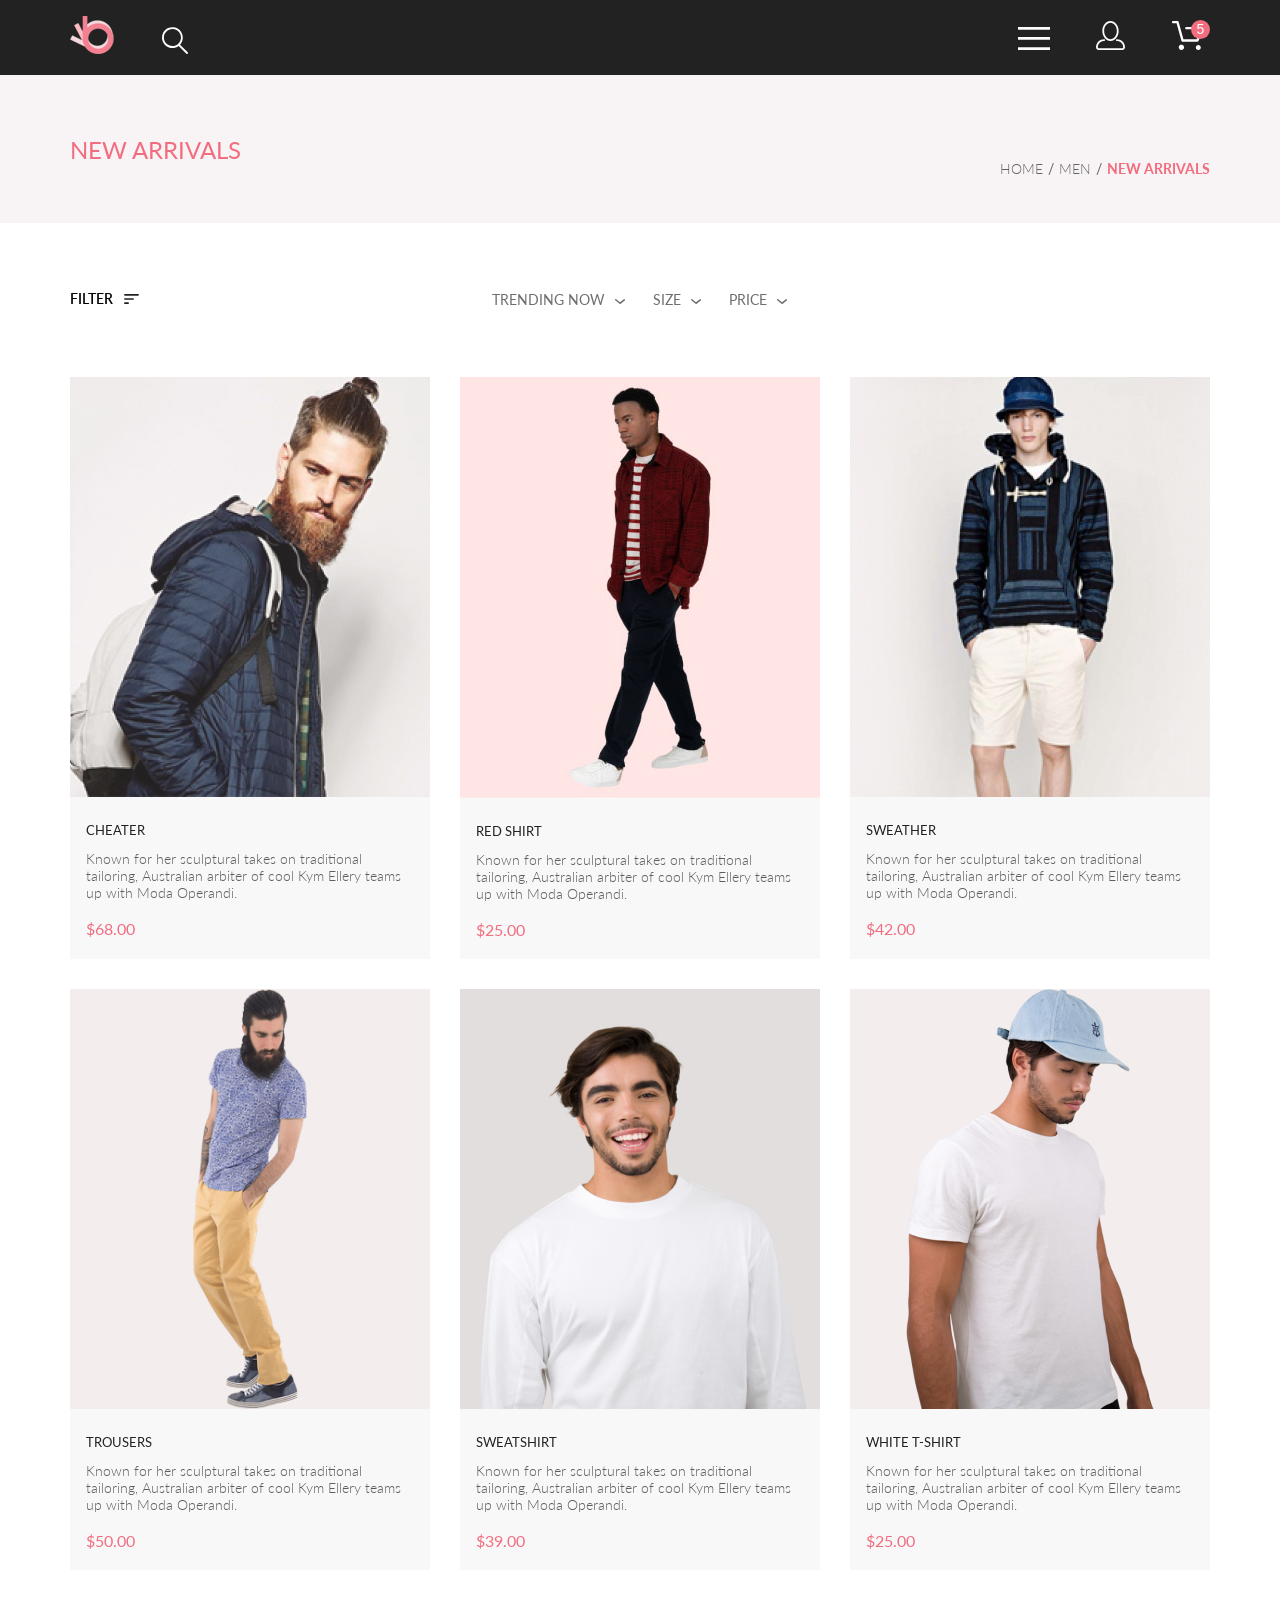
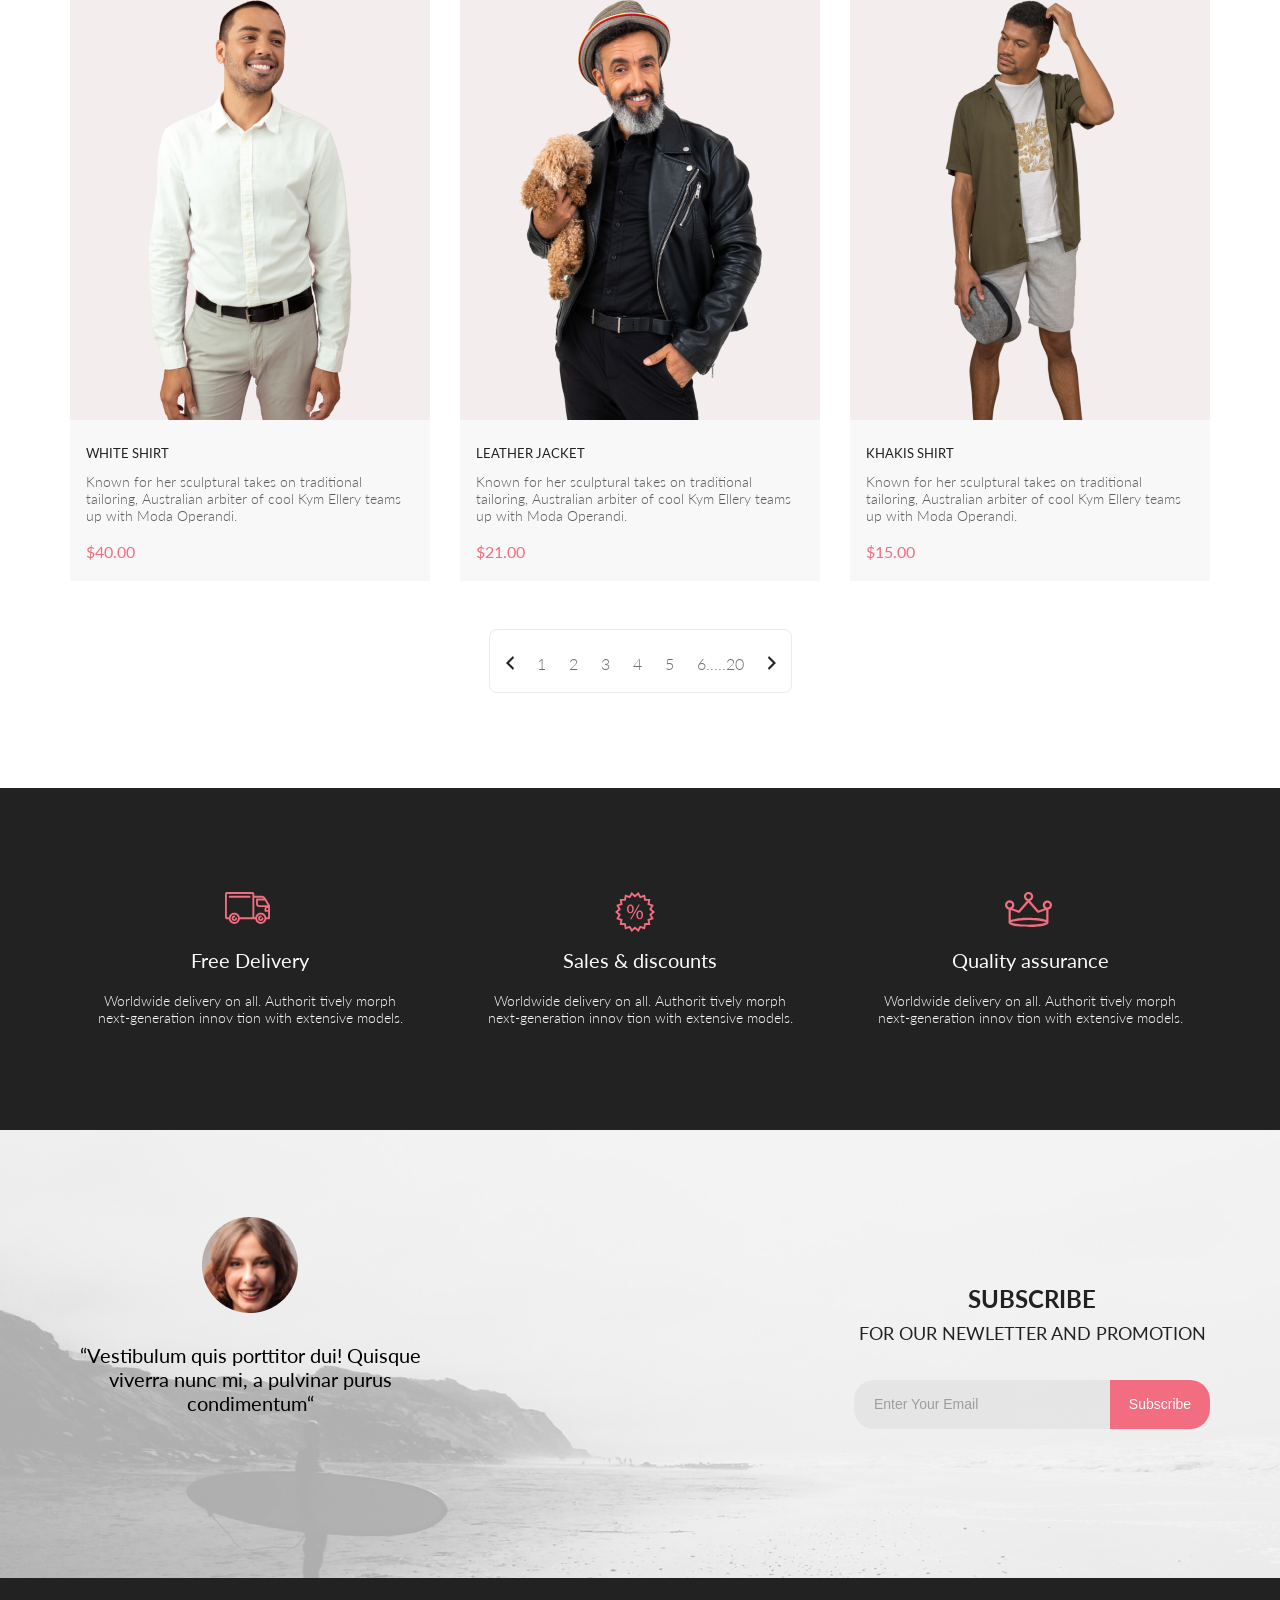
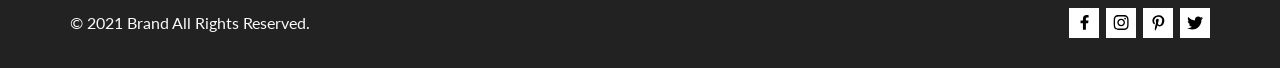
<file: catalog.html>
<!DOCTYPE html>
<html lang="en">
<head>
    <meta charset="UTF-8">
    <meta name="viewport" content="width=device-width, initial-scale=1">
    <title>Online Shop</title>    
    <link rel="stylesheet" href="css/style.css">    
    <link rel="preconnect" href="https://fonts.gstatic.com">
    <link href="https://fonts.googleapis.com/css2?family=Lato:wght@300;400;700;900&display=swap" rel="stylesheet">
</head>
<body>
    <header class="header">
        <div class="header__container">
            <div class="header__logo-container">
                <a href="./index.html"><img src="./img/logo.svg" class="header__logo" alt="logo" width="44" height="38"></a>
                <div class="header__search">
                    <button type="button" class="header__button">
                        <svg width="27" height="28" viewBox="0 0 27 28" xmlns="http://www.w3.org/2000/svg">
                            <path d="M19.0596 17.6259C20.6713 15.8658 21.6282 13.6048 21.7698 11.2225C21.9113 8.84018 21.2288 6.48173 19.8369 4.54318C18.445 2.60463 16.4285 1.20404 14.126 0.576619C11.8234 -0.0508009 9.3751 0.13316 7.19217 1.09761C5.00923 2.06205 3.22463 3.74825 2.13804 5.87302C1.05145 7.9978 0.729054 10.4318 1.225 12.7661C1.72094 15.1005 3.00501 17.1932 4.86158 18.6927C6.71814 20.1922 9.03413 21.0072 11.4206 21.0009C13.673 21.004 15.8645 20.27 17.6606 18.9109L25.4086 26.7179C25.4941 26.807 25.5965 26.8781 25.7099 26.927C25.8232 26.9759 25.9452 27.0017 26.0686 27.0029C26.1923 27.0033 26.3148 26.9782 26.4283 26.9292C26.5419 26.8801 26.6441 26.8082 26.7286 26.7179C26.9025 26.537 26.9997 26.2958 26.9997 26.0449C26.9997 25.794 26.9025 25.5528 26.7286 25.3719L19.0596 17.6259ZM2.88662 10.5009C2.89946 8.81563 3.41094 7.17187 4.35659 5.77685C5.30224 4.38183 6.63972 3.29801 8.20044 2.662C9.76115 2.02599 11.4752 1.86627 13.1266 2.20298C14.7779 2.53969 16.2926 3.35775 17.4797 4.55404C18.6668 5.75033 19.4732 7.27129 19.7972 8.92519C20.1212 10.5791 19.9483 12.2919 19.3002 13.8476C18.6522 15.4034 17.5581 16.7325 16.1559 17.6674C14.7536 18.6023 13.1059 19.1011 11.4206 19.1009C9.14916 19.0901 6.97482 18.1784 5.37484 16.566C3.77486 14.9537 2.87998 12.7724 2.88662 10.5009Z"/>
                            </svg>
                    </button>   
                </div>
            </div>
            <ul class="header__menu-list">
                <li class="header__menu-item header__menu-item--icon-list">
                    <button type="button" class="header__button">
                        <svg class="header__icon" width="32" height="23" viewBox="0 0 32 23"  xmlns="http://www.w3.org/2000/svg">
                        <path d="M0 23V20.31H32V23H0ZM0 12.76V10.07H32V12.76H0ZM0 2.69V0H32V2.69H0Z" />
                        </svg> 
                    </button>
                </li>
                <li class="header__menu-item  header__menu-item--icon-profile">
                    <button type="button" class="header__button">
                        <svg class="header__icon" width="29" height="29" viewBox="0 0 29 29"  xmlns="http://www.w3.org/2000/svg">
                            <path d="M14.5 19.937C19 19.937 22.656 15.464 22.656 9.968C22.656 4.472 19 0 14.5 0C13.3631 0.0217413 12.2463 0.303398 11.2351 0.823397C10.2239 1.34339 9.34507 2.08794 8.66602 3C7.12663 4.99573 6.30819 7.45381 6.34399 9.974C6.34399 15.465 10 19.937 14.5 19.937ZM14.5 1.813C18 1.813 20.844 5.472 20.844 9.969C20.844 14.466 17.998 18.125 14.5 18.125C11.002 18.125 8.15603 14.465 8.15503 9.969C8.15403 5.473 11 1.813 14.5 1.813ZM20.844 18.125C20.6036 18.125 20.373 18.2205 20.203 18.3905C20.033 18.5605 19.9375 18.7911 19.9375 19.0315C19.9375 19.2719 20.033 19.5025 20.203 19.6725C20.373 19.8425 20.6036 19.938 20.844 19.938C22.526 19.9399 24.1386 20.6088 25.3279 21.7982C26.5172 22.9875 27.1861 24.6 27.188 26.282C27.1875 26.5221 27.0918 26.7523 26.922 26.9221C26.7522 27.0918 26.5221 27.1875 26.282 27.188H2.71997C2.47985 27.1875 2.24975 27.0918 2.07996 26.9221C1.91016 26.7523 1.81449 26.5221 1.81396 26.282C1.81608 24.6001 2.48517 22.9877 3.67444 21.7985C4.86371 20.6092 6.47608 19.9401 8.15796 19.938C8.39824 19.938 8.62868 19.8425 8.79858 19.6726C8.96849 19.5027 9.06396 19.2723 9.06396 19.032C9.06396 18.7917 8.96849 18.5613 8.79858 18.3914C8.62868 18.2215 8.39824 18.126 8.15796 18.126C5.99541 18.1279 3.92201 18.9875 2.39258 20.5164C0.863144 22.0453 0.00264777 24.1185 0 26.281C0.000794067 27.0019 0.287502 27.693 0.797241 28.2027C1.30698 28.7125 1.99811 28.9992 2.71899 29H26.282C27.0027 28.9989 27.6936 28.7121 28.2031 28.2024C28.7126 27.6927 28.9992 27.0017 29 26.281C28.9974 24.1187 28.1372 22.0457 26.6083 20.5168C25.0793 18.9878 23.0063 18.1276 20.844 18.125Z" />
                        </svg>
                    </button>
                </li>
                <li class="header__menu-item  header__menu-item--icon-bascket">
                    <button type="button" class="header__button header__button-cart">
                        <svg class="header__icon" width="33" height="29" viewBox="0 0 33 29"  xmlns="http://www.w3.org/2000/svg">
                            <path d="M27.199 29C26.5512 28.9738 25.9396 28.6948 25.4952 28.2227C25.0509 27.7506 24.8094 27.1232 24.8225 26.475C24.8356 25.8269 25.1023 25.2097 25.5653 24.7559C26.0283 24.3022 26.6508 24.048 27.2991 24.048C27.9474 24.048 28.5697 24.3022 29.0327 24.7559C29.4957 25.2097 29.7624 25.8269 29.7755 26.475C29.7886 27.1232 29.5471 27.7506 29.1028 28.2227C28.6585 28.6948 28.0468 28.9738 27.399 29H27.199ZM7.75098 26.32C7.75098 25.79 7.90815 25.2718 8.20264 24.8311C8.49712 24.3904 8.91569 24.0469 9.4054 23.844C9.8951 23.6412 10.434 23.5881 10.9539 23.6915C11.4737 23.7949 11.9512 24.0502 12.326 24.425C12.7009 24.7998 12.9562 25.2773 13.0596 25.7972C13.163 26.317 13.1098 26.8559 12.907 27.3456C12.7041 27.8353 12.3606 28.2539 11.9199 28.5483C11.4792 28.8428 10.9611 29 10.431 29C10.0789 29.0003 9.73017 28.9311 9.40479 28.7966C9.0794 28.662 8.78374 28.4646 8.53467 28.2158C8.28559 27.9669 8.08805 27.6713 7.95325 27.3461C7.81844 27.0208 7.74902 26.6721 7.74902 26.32H7.75098ZM11.551 20.686C11.2916 20.6868 11.039 20.6024 10.8322 20.4457C10.6253 20.2891 10.4756 20.0689 10.406 19.819L5.573 2.36401H2.18005C1.86657 2.36401 1.56591 2.23947 1.34424 2.01781C1.12257 1.79614 0.998047 1.49549 0.998047 1.18201C0.998047 0.868519 1.12257 0.567873 1.34424 0.346205C1.56591 0.124537 1.86657 5.81268e-06 2.18005 5.81268e-06H6.46106C6.72055 -0.00080736 6.97309 0.0837201 7.17981 0.240568C7.38653 0.397416 7.53589 0.617884 7.60498 0.868006L12.438 18.323H25.616L29.999 8.27501H15.399C15.2409 8.27961 15.0834 8.25242 14.9359 8.19507C14.7884 8.13771 14.6539 8.05134 14.5404 7.94108C14.4269 7.83082 14.3366 7.69891 14.275 7.55315C14.2134 7.40739 14.1816 7.25075 14.1816 7.0925C14.1816 6.93426 14.2134 6.77762 14.275 6.63186C14.3366 6.4861 14.4269 6.35419 14.5404 6.24393C14.6539 6.13367 14.7884 6.0473 14.9359 5.98994C15.0834 5.93259 15.2409 5.90541 15.399 5.91001H31.812C32.0077 5.90996 32.2003 5.95866 32.3724 6.05172C32.5446 6.14478 32.6908 6.27926 32.798 6.44301C32.9058 6.60729 32.9714 6.79569 32.9889 6.99145C33.0063 7.18721 32.9752 7.38424 32.8981 7.565L27.493 19.977C27.4007 20.1876 27.249 20.3668 27.0565 20.4927C26.864 20.6186 26.6391 20.6858 26.4091 20.686H11.551Z" />
                        </svg>
                    </button>                    
                </li>
            </ul>
        </div>
        <nav class="header__navigation display-none">
            <p class="header__navigation-title">menu</p>
            <ul class="header__navigation-list">
                <li class="header__navigation-item">
                    <p class="header__navigation-sub-title">men</p>
                    <ul class="header__navigation-sub-list">
                        <li class="header__navigation-sub-link">
                            <a href="./catalog.html" class="header__navigation-href">Accessories</a>
                        </li>
                        <li class="header__navigation-sub-link">
                            <a href="./catalog.html" class="header__navigation-href">Bags</a>
                        </li>
                        <li class="header__navigation-sub-link">
                            <a href="./catalog.html" class="header__navigation-href">Denim</a>
                        </li>
                        <li class="header__navigation-sub-link">
                            <a href="./catalog.html" class="header__navigation-href">T-Shirts</a>
                        </li>
                    </ul>
                </li>
                <li class="header__navigation-item">
                    <p class="header__navigation-sub-title">woman</p>
                    <ul class="header__navigation-sub-list">
                        <li class="header__navigation-sub-link">
                            <a href="#" class="header__navigation-href">Accessories</a>
                        </li>
                        <li class="header__navigation-sub-link">
                            <a href="./catalog.html" class="header__navigation-href">Jackets & Coats</a>
                        </li>
                        <li class="header__navigation-sub-link">
                            <a href="./catalog.html" class="header__navigation-href">Polos</a>
                        </li>
                        <li class="header__navigation-sub-link">
                            <a href="./catalog.html" class="header__navigation-href">T-Shirts</a>
                        </li>
                        <li class="header__navigation-sub-link">
                            <a href="./catalog.html" class="header__navigation-href">Shirts</a>
                        </li>
                    </ul>
                </li>
                <li class="header__navigation-item">
                    <p class="header__navigation-sub-title">kids</p>
                    <ul class="header__navigation-sub-list">
                        <li class="header__navigation-sub-link">
                            <a href="./catalog.html" class="header__navigation-href">Accessories</a>
                        </li>
                        <li class="header__navigation-sub-link">
                            <a href="./catalog.html" class="header__navigation-href">Jackets & Coats</a>
                        </li>
                        <li class="header__navigation-sub-link">
                            <a href="./catalog.html" class="header__navigation-href">Polos</a>
                        </li>
                        <li class="header__navigation-sub-link">
                            <a href="./catalog.html" class="header__navigation-href">T-Shirts</a>
                        </li>
                        <li class="header__navigation-sub-link">
                            <a href="./catalog.html" class="header__navigation-href">Shirts</a>
                        </li>
                        <li class="header__navigation-sub-link">
                            <a href="./catalog.html" class="header__navigation-href">Bags</a>
                        </li>
                    </ul>
                </li>
            </ul>
        </nav> 
    </header>
    <main class="main">  
        <nav class="nav-box">
            <div class="nav-box__flex container">
                <h1 class="nav-box__title slide-right">new arrivals </h1>
                <ul class="nav-box__breadcrumbs breadcrumbs">
                    <li class="nav-box__breadcrumbs-item"><a href="#" class="nav-box__breadcrumbs-link">home</a></li>
                    <li class="nav-box__breadcrumbs-item"><a href="#" class="nav-box__breadcrumbs-link">men</a></li>
                    <li class="nav-box__breadcrumbs-item"><a href="#" class="nav-box__breadcrumbs-link nav-box__breadcrumbs-link--last">new arrivals</a></li>
                </ul>
            </div>
        </nav>
        <section class="filter container">                
                <div class="filter__header">
                    <h2 class="filter__title">filter</h2>
                    <div class="filter__icon-row">                    
                        <svg class="filter__icon" width="15" height="10" viewBox="0 0 15 10" xmlns="http://www.w3.org/2000/svg">
                            <path d="M0.833333 10H4.16667C4.625 10 5 9.625 5 9.16667C5 8.70833 4.625 8.33333 4.16667 8.33333H0.833333C0.375 8.33333 0 8.70833 0 9.16667C0 9.625 0.375 10 0.833333 10ZM0 0.833333C0 1.29167 0.375 1.66667 0.833333 1.66667H14.1667C14.625 1.66667 15 1.29167 15 0.833333C15 0.375 14.625 0 14.1667 0H0.833333C0.375 0 0 0.375 0 0.833333ZM0.833333 5.83333H9.16667C9.625 5.83333 10 5.45833 10 5C10 4.54167 9.625 4.16667 9.16667 4.16667H0.833333C0.375 4.16667 0 4.54167 0 5C0 5.45833 0.375 5.83333 0.833333 5.83333Z" />
                        </svg>
                    </div>
                </div>
                <div class="filter__nav">
                    <div class="filter__nav-header">
                        <h2 class="filter__nav-title">filter</h2>
                        <div class="filter__nav-icon">
                            <svg  viewBox="0 0 15 10" width="15" height="10" xmlns="http://www.w3.org/2000/svg">
                                <path d="M0.833333 10H4.16667C4.625 10 5 9.625 5 9.16667C5 8.70833 4.625 8.33333 4.16667 8.33333H0.833333C0.375 8.33333 0 8.70833 0 9.16667C0 9.625 0.375 10 0.833333 10ZM0 0.833333C0 1.29167 0.375 1.66667 0.833333 1.66667H14.1667C14.625 1.66667 15 1.29167 15 0.833333C15 0.375 14.625 0 14.1667 0H0.833333C0.375 0 0 0.375 0 0.833333ZM0.833333 5.83333H9.16667C9.625 5.83333 10 5.45833 10 5C10 4.54167 9.625 4.16667 9.16667 4.16667H0.833333C0.375 4.16667 0 4.54167 0 5C0 5.45833 0.375 5.83333 0.833333 5.83333Z"/>
                                </svg>
                        </div>
                    </div> 
                    <ul class="filter__nav-list">
                        <li class="filter__nav-item"><a href="#" class="filter__nav-link">category</a>
                            <ul class="filter__nav-sub-list">
                                <li class="filter__nav-sub-item">
                                    <a href="#" class="filter__nav-sub-link">Accessories</a></li>
                                <li class="filter__nav-sub-item">
                                    <a href="#" class="filter__nav-sub-link">Bags</a></li>
                                <li class="filter__nav-sub-item">
                                    <a href="#" class="filter__nav-sub-link">Denim</a></li>
                                <li class="filter__nav-sub-item">
                                    <a href="#" class="filter__nav-sub-link">Hoodies & Sweatshirts</a></li>
                                <li class="filter__nav-sub-item">
                                    <a href="#" class="filter__nav-sub-link">Jackets & Coats</a></li>
                                <li class="filter__nav-sub-item">
                                    <a href="#" class="filter__nav-sub-link">Polos</a></li>
                                <li class="filter__nav-sub-item">
                                    <a href="#" class="filter__nav-sub-link">Shirts</a></li>
                                <li class="filter__nav-sub-item">
                                    <a href="#" class="filter__nav-sub-link">Shoes</a></li>
                                <li class="filter__nav-sub-item">
                                    <a href="#" class="filter__nav-sub-link">Sweaters & Knits</a></li>
                                <li class="filter__nav-sub-item">
                                    <a href="#" class="filter__nav-sub-link">T-Shirts</a></li>
                                <li class="filter__nav-sub-item">
                                    <a href="#" class="filter__nav-sub-link">Tanks</a></li>
                            </ul>
                        </li>
                        <li class="filter__nav-item"><a href="#" class="filter__nav-link">brand</a></li>
                        <li class="filter__nav-item"><a href="#" class="filter__nav-link">designer</a></li>
                    </ul>   
                </div>
                <ul class="filter__list">
                    <li class="filter__item"><a href="#" class="filter__link">trending now</a></li><li class="filter__item"><a href="#" class="filter__link">size</a></li><li class="filter__item"><a href="#" class="filter__link">price</a></li>
                </ul>
        </section>      
        
        <section class="fetured container">
            <h2 class="visually-hidden">Catalog</h2>
            <ul class="fetured__items"></ul>
        <nav class="pagination">
            <ul class="pagination__list">
                <li class="pagination__item">
                    <a href="#" class="pagination__link">
                        <svg width="9" height="14" viewBox="0 0 9 14" xmlns="http://www.w3.org/2000/svg">
                        <path d="M8.99512 2L3.99512 7L8.99512 12L7.99512 14L0.995117 7L7.99512 0L8.99512 2Z" />
                        </svg>
                    </a>
                </li>
                <li class="pagination__item"><a href="#" class="pagination__link">1</a></li>
                <li class="pagination__item"><a href="#" class="pagination__link">2</a></li>
                <li class="pagination__item"><a href="#" class="pagination__link">3</a></li>
                <li class="pagination__item"><a href="#" class="pagination__link">4</a></li>
                <li class="pagination__item"><a href="#" class="pagination__link">5</a></li>
                <li class="pagination__item"><a href="#" class="pagination__link">6</a></li><li class="pagination__item"><a href="#" class="pagination__link">.....20</a></li>
                <li class="pagination__item">
                    <a href="#" class="pagination__link">
                        <svg width="9" height="14" viewBox="0 0 9 14" xmlns="http://www.w3.org/2000/svg">
                        <path d="M0.994995 12L5.995 7L0.994995 2L1.995 0L8.995 7L1.995 14L0.994995 12Z" />
                        </svg>
                    </a>
                </li>
            </ul>
        </nav>
    
    </section>

        <section class="advantages">
            <h2 class="visually-hidden">Наши преимущества</h2>
            <ul class="advantages__list container">
                <li class="advantages__item">
                    <div class="advantages__icon advantages__icon-icon1"></div>
                    <h3 class="advantages__title">Free Delivery</h3>
                    <p class="advantages__text">Worldwide delivery on all. Authorit tively morph next-generation innov tion with extensive models.</p>
                </li>
                <li class="advantages__item">
                    <div class="advantages__icon advantages__icon-icon2"></div>
                    <h3 class="advantages__title">Sales & discounts</h3>
                    <p class="advantages__text">Worldwide delivery on all. Authorit tively morph next-generation innov tion with extensive models.</p>
                </li>
                <li class="advantages__item">
                    <div class="advantages__icon advantages__icon-icon3"></div>
                    <h3 class="advantages__title">Quality assurance</h3>
                    <p class="advantages__text">Worldwide delivery on all. Authorit tively morph next-generation innov tion with extensive models.</p>
                </li>
            </ul>
            
        </section>
    </main>
    <footer class="footer">
        <div class="subscribe">
            <div class="subscribe__row container">
                <div class="subscribe__quote">
                    <img src="img/autor.png" alt="autor_quote" class="subscribe__quote-image" width="96" height="96">
                    <p class="subscribe__quote-text">“Vestibulum quis porttitor dui! Quisque viverra nunc mi, a pulvinar purus condimentum“</p>
                </div>
                <div class="subscribe__form">
                    <div class="subscribe__form-title">subscribe</div>
                    <div class="subscribe__form-text">for our newletter and promotion</div>
                    <form action="#" class="subscribe__fild">
                        <input class="subscribe__form-input" type="email" name="email" id="name" placeholder="Enter Your Email"><input class="subscribe__form-button" type="submit" value="Subscribe">
                    </form>
                </div>
            </div>
        </div>
        <div class="feed">
            <div class="feed__wrap container">
                <p class="feed__copyright">&copy;&nbsp;2021 Brand All Rights Reserved.</p>
                <ul class="feed__social-list">
                    <li class="feed__social-item">
                        <a href="#" class="feed__link">
                            <svg class="feed__icon" width="9" height="15" viewBox="0 0 9 15" xmlns="http://www.w3.org/2000/svg">
                            <path d="M8.08836 8.28L8.50686 5.61602H5.89022V3.88729C5.89022 3.15847 6.25574 2.44806 7.42765 2.44806H8.61722V0.179975C8.61722 0.179975 7.53772 0 6.50561 0C4.35073 0 2.9422 1.27593 2.9422 3.5857V5.61602H0.546875V8.28H2.9422V14.72H5.89022V8.28H8.08836Z" />
                            </svg>
                        </a>
                    </li>
                    <li class="feed__social-item">
                        <a href="#" class="feed__link">
                            <svg class="feed__icon" width="16" height="15" viewBox="0 0 16 15" xmlns="http://www.w3.org/2000/svg">
                            <path d="M8.13897 3.68159C6.02383 3.68159 4.31774 5.38491 4.31774 7.49663C4.31774 9.60835 6.02383 11.3117 8.13897 11.3117C10.2541 11.3117 11.9602 9.60835 11.9602 7.49663C11.9602 5.38491 10.2541 3.68159 8.13897 3.68159ZM8.13897 9.9769C6.77211 9.9769 5.65467 8.8646 5.65467 7.49663C5.65467 6.12866 6.76878 5.01636 8.13897 5.01636C9.50915 5.01636 10.6233 6.12866 10.6233 7.49663C10.6233 8.8646 9.50583 9.9769 8.13897 9.9769ZM13.0078 3.52554C13.0078 4.02026 12.6087 4.41538 12.1165 4.41538C11.621 4.41538 11.2252 4.01694 11.2252 3.52554C11.2252 3.03413 11.6243 2.63569 12.1165 2.63569C12.6087 2.63569 13.0078 3.03413 13.0078 3.52554ZM15.5386 4.42866C15.4821 3.23667 15.2094 2.18081 14.3347 1.31089C13.4634 0.440967 12.4058 0.168701 11.2119 0.108936C9.9814 0.039209 6.29321 0.039209 5.0627 0.108936C3.8721 0.165381 2.81453 0.437646 1.93987 1.30757C1.06522 2.17749 0.795836 3.23335 0.735973 4.42534C0.666134 5.65386 0.666134 9.33608 0.735973 10.5646C0.79251 11.7566 1.06522 12.8124 1.93987 13.6824C2.81453 14.5523 3.86878 14.8246 5.0627 14.8843C6.29321 14.9541 9.9814 14.9541 11.2119 14.8843C12.4058 14.8279 13.4634 14.5556 14.3347 13.6824C15.2061 12.8124 15.4788 11.7566 15.5386 10.5646C15.6085 9.33608 15.6085 5.65718 15.5386 4.42866ZM13.949 11.8828C13.6895 12.5335 13.1874 13.0349 12.5322 13.2972C11.5511 13.6857 9.22314 13.596 8.13897 13.596C7.05479 13.596 4.72348 13.6824 3.74573 13.2972C3.09389 13.0382 2.59171 12.5369 2.32898 11.8828C1.93987 10.9033 2.02967 8.57905 2.02967 7.49663C2.02967 6.41421 1.9432 4.08667 2.32898 3.1105C2.58838 2.45972 3.09056 1.95835 3.74573 1.69604C4.7268 1.30757 7.05479 1.39722 8.13897 1.39722C9.22314 1.39722 11.5545 1.31089 12.5322 1.69604C13.184 1.95503 13.6862 2.4564 13.949 3.1105C14.3381 4.08999 14.2483 6.41421 14.2483 7.49663C14.2483 8.57905 14.3381 10.9066 13.949 11.8828Z" />
                            </svg>
                        </a>
                    </li>
                    <li class="feed__social-item">
                        <a href="#" class="feed__link">
                            <svg class="feed__icon" width="13" height="16" viewBox="0 0 13 16" xmlns="http://www.w3.org/2000/svg">
                            <path d="M6.74032 0.203125C3.55564 0.203125 0.408203 2.34063 0.408203 5.8C0.408203 8 1.63738 9.25 2.38233 9.25C2.68963 9.25 2.86655 8.3875 2.86655 8.14375C2.86655 7.85313 2.13091 7.23438 2.13091 6.025C2.13091 3.5125 4.03055 1.73125 6.4889 1.73125C8.60271 1.73125 10.1671 2.94062 10.1671 5.1625C10.1671 6.82187 9.50597 9.93437 7.36422 9.93437C6.59133 9.93437 5.93018 9.37187 5.93018 8.56563C5.93018 7.38438 6.74963 6.24062 6.74963 5.02187C6.74963 2.95312 3.835 3.32812 3.835 5.82812C3.835 6.35313 3.90018 6.93437 4.13298 7.4125C3.70463 9.26875 2.82931 12.0344 2.82931 13.9469C2.82931 14.5375 2.91311 15.1188 2.96899 15.7094C3.07452 15.8281 3.02175 15.8156 3.18316 15.7563C4.74757 13.6 4.69169 13.1781 5.3994 10.3562C5.78119 11.0875 6.76826 11.4812 7.55046 11.4812C10.8469 11.4812 12.3275 8.24688 12.3275 5.33125C12.3275 2.22813 9.66427 0.203125 6.74032 0.203125Z" />
                            </svg>
                        </a>
                    </li>
                    <li class="feed__social-item">
                        <a href="#" class="feed__link">
                            <svg class="feed__icon" width="17" height="14" viewBox="0 0 17 14" xmlns="http://www.w3.org/2000/svg">
                            <path d="M14.417 3.74052C14.427 3.88264 14.427 4.0248 14.427 4.16692C14.427 8.50192 11.1498 13.4969 5.15986 13.4969C3.31448 13.4969 1.60022 12.9588 0.158203 12.0248C0.420396 12.0552 0.67247 12.0654 0.944752 12.0654C2.46741 12.0654 3.8691 11.5476 4.98843 10.6644C3.5565 10.6339 2.3565 9.68977 1.94305 8.39027C2.14475 8.4207 2.34642 8.44102 2.5582 8.44102C2.85063 8.44102 3.14308 8.40039 3.41533 8.32936C1.92291 8.02477 0.803551 6.70498 0.803551 5.11108V5.07048C1.23715 5.31414 1.74139 5.46642 2.2758 5.4867C1.39849 4.89786 0.823727 3.8928 0.823727 2.75573C0.823727 2.14661 0.985041 1.58823 1.26741 1.10092C2.87077 3.09077 5.28086 4.39023 7.98334 4.53239C7.93293 4.28873 7.90266 4.03495 7.90266 3.78114C7.90266 1.97402 9.35477 0.501953 11.1598 0.501953C12.0976 0.501953 12.9446 0.897891 13.5396 1.53748C14.2757 1.39536 14.9816 1.12123 15.6068 0.745609C15.3648 1.50705 14.8505 2.14664 14.1749 2.5527C14.8304 2.48167 15.4657 2.29889 16.0505 2.04511C15.6069 2.69483 15.0522 3.27348 14.417 3.74052Z" />
                            </svg>
                        </a>
                    </li>
                </ul>
            </div>
        </div>
    </footer>
<script src="./js/main.js"></script>    
</body>
</html>
</file>
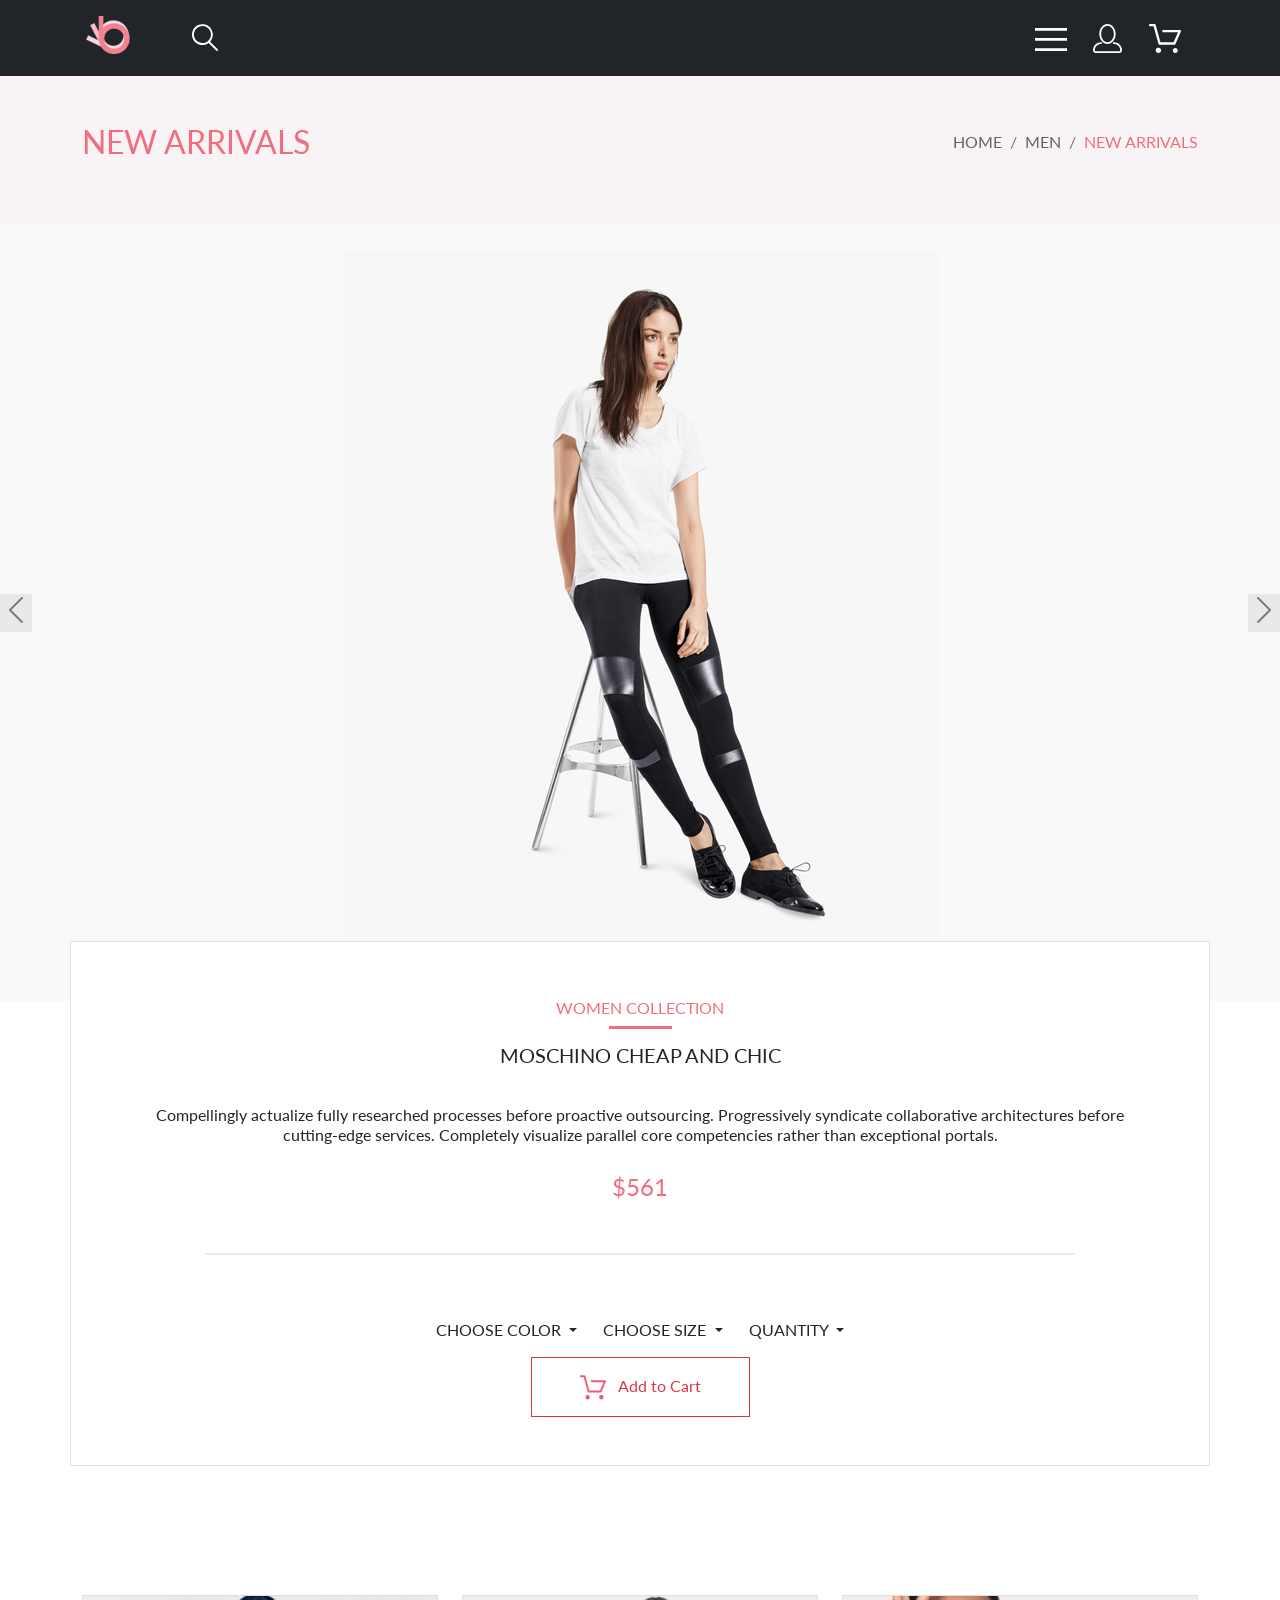
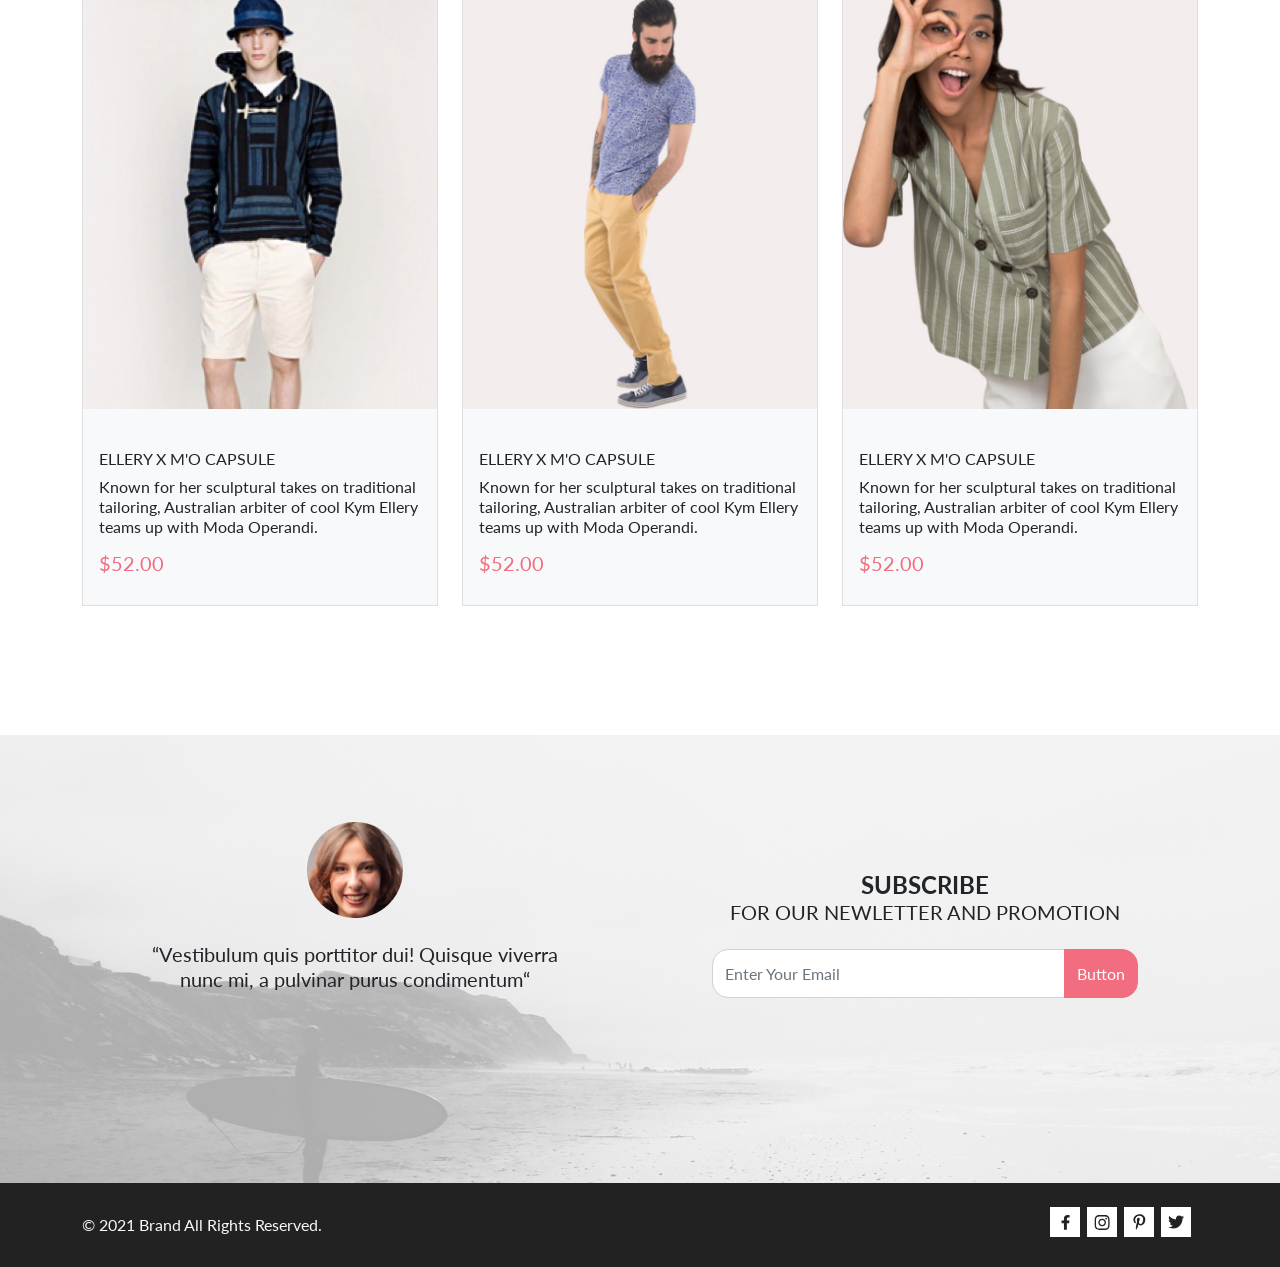
<file: product.html>
<!DOCTYPE html>
<html lang="en">

<head>
    <meta charset="UTF-8">
    <meta name="viewport" content="width=device-width">
    <title>Online Shop</title>   
    <link rel="stylesheet" href="./bootstrap-5.0.0-beta1/bs-style.css">
    <link rel="preconnect" href="https://fonts.gstatic.com">
    <link href="https://fonts.googleapis.com/css2?family=Lato:wght@300;400;700;900&display=swap" rel="stylesheet">
</head>

<body>
    <header class="header bg-dark">
        <div class="container d-flex justify-content-between p-3">
            <div class="d-flex">
                <a href="./index.html" class="hover-opacity">
                    <img src="./img/logo.svg" class="me-5" alt="logo" width="44" height="38">
                </a>
                
                    <button type="button" class="btn btn-fill">
                        <svg width="27" height="28" viewBox="0 0 27 28" xmlns="http://www.w3.org/2000/svg">
                            <path d="M19.0596 17.6259C20.6713 15.8658 21.6282 13.6048 21.7698 11.2225C21.9113 8.84018 21.2288 6.48173 19.8369 4.54318C18.445 2.60463 16.4285 1.20404 14.126 0.576619C11.8234 -0.0508009 9.3751 0.13316 7.19217 1.09761C5.00923 2.06205 3.22463 3.74825 2.13804 5.87302C1.05145 7.9978 0.729054 10.4318 1.225 12.7661C1.72094 15.1005 3.00501 17.1932 4.86158 18.6927C6.71814 20.1922 9.03413 21.0072 11.4206 21.0009C13.673 21.004 15.8645 20.27 17.6606 18.9109L25.4086 26.7179C25.4941 26.807 25.5965 26.8781 25.7099 26.927C25.8232 26.9759 25.9452 27.0017 26.0686 27.0029C26.1923 27.0033 26.3148 26.9782 26.4283 26.9292C26.5419 26.8801 26.6441 26.8082 26.7286 26.7179C26.9025 26.537 26.9997 26.2958 26.9997 26.0449C26.9997 25.794 26.9025 25.5528 26.7286 25.3719L19.0596 17.6259ZM2.88662 10.5009C2.89946 8.81563 3.41094 7.17187 4.35659 5.77685C5.30224 4.38183 6.63972 3.29801 8.20044 2.662C9.76115 2.02599 11.4752 1.86627 13.1266 2.20298C14.7779 2.53969 16.2926 3.35775 17.4797 4.55404C18.6668 5.75033 19.4732 7.27129 19.7972 8.92519C20.1212 10.5791 19.9483 12.2919 19.3002 13.8476C18.6522 15.4034 17.5581 16.7325 16.1559 17.6674C14.7536 18.6023 13.1059 19.1011 11.4206 19.1009C9.14916 19.0901 6.97482 18.1784 5.37484 16.566C3.77486 14.9537 2.87998 12.7724 2.88662 10.5009Z"/>
                        </svg>
                    </button>
            
            </div>
            <ul class="d-flex">
                <li class="button-white">
                    <button type="button" class="btn btn-fill">
                        <svg class="" width="32" height="23" viewBox="0 0 32 23" xmlns="http://www.w3.org/2000/svg">
                            <path 
                                d="M0 23V20.31H32V23H0ZM0 12.76V10.07H32V12.76H0ZM0 2.69V0H32V2.69H0Z" />
                        </svg>
                    </button>
                </li>
                <li class="button-white m-hidden">
                    <button type="button" class="btn btn-fill">
                        <svg class="" width="29" height="29" viewBox="0 0 29 29" xmlns="http://www.w3.org/2000/svg">
                            <path  
                                d="M14.5 19.937C19 19.937 22.656 15.464 22.656 9.968C22.656 4.472 19 0 14.5 0C13.3631 0.0217413 12.2463 0.303398 11.2351 0.823397C10.2239 1.34339 9.34507 2.08794 8.66602 3C7.12663 4.99573 6.30819 7.45381 6.34399 9.974C6.34399 15.465 10 19.937 14.5 19.937ZM14.5 1.813C18 1.813 20.844 5.472 20.844 9.969C20.844 14.466 17.998 18.125 14.5 18.125C11.002 18.125 8.15603 14.465 8.15503 9.969C8.15403 5.473 11 1.813 14.5 1.813ZM20.844 18.125C20.6036 18.125 20.373 18.2205 20.203 18.3905C20.033 18.5605 19.9375 18.7911 19.9375 19.0315C19.9375 19.2719 20.033 19.5025 20.203 19.6725C20.373 19.8425 20.6036 19.938 20.844 19.938C22.526 19.9399 24.1386 20.6088 25.3279 21.7982C26.5172 22.9875 27.1861 24.6 27.188 26.282C27.1875 26.5221 27.0918 26.7523 26.922 26.9221C26.7522 27.0918 26.5221 27.1875 26.282 27.188H2.71997C2.47985 27.1875 2.24975 27.0918 2.07996 26.9221C1.91016 26.7523 1.81449 26.5221 1.81396 26.282C1.81608 24.6001 2.48517 22.9877 3.67444 21.7985C4.86371 20.6092 6.47608 19.9401 8.15796 19.938C8.39824 19.938 8.62868 19.8425 8.79858 19.6726C8.96849 19.5027 9.06396 19.2723 9.06396 19.032C9.06396 18.7917 8.96849 18.5613 8.79858 18.3914C8.62868 18.2215 8.39824 18.126 8.15796 18.126C5.99541 18.1279 3.92201 18.9875 2.39258 20.5164C0.863144 22.0453 0.00264777 24.1185 0 26.281C0.000794067 27.0019 0.287502 27.693 0.797241 28.2027C1.30698 28.7125 1.99811 28.9992 2.71899 29H26.282C27.0027 28.9989 27.6936 28.7121 28.2031 28.2024C28.7126 27.6927 28.9992 27.0017 29 26.281C28.9974 24.1187 28.1372 22.0457 26.6083 20.5168C25.0793 18.9878 23.0063 18.1276 20.844 18.125Z" />
                        </svg>
                    </button>
                </li>
                <li class="button-white m-hidden">
                    <button type="button" class="btn btn-fill">
                        <svg class="" width="33" height="29" viewBox="0 0 33 29" xmlns="http://www.w3.org/2000/svg">
                            <path 
                                d="M27.199 29C26.5512 28.9738 25.9396 28.6948 25.4952 28.2227C25.0509 27.7506 24.8094 27.1232 24.8225 26.475C24.8356 25.8269 25.1023 25.2097 25.5653 24.7559C26.0283 24.3022 26.6508 24.048 27.2991 24.048C27.9474 24.048 28.5697 24.3022 29.0327 24.7559C29.4957 25.2097 29.7624 25.8269 29.7755 26.475C29.7886 27.1232 29.5471 27.7506 29.1028 28.2227C28.6585 28.6948 28.0468 28.9738 27.399 29H27.199ZM7.75098 26.32C7.75098 25.79 7.90815 25.2718 8.20264 24.8311C8.49712 24.3904 8.91569 24.0469 9.4054 23.844C9.8951 23.6412 10.434 23.5881 10.9539 23.6915C11.4737 23.7949 11.9512 24.0502 12.326 24.425C12.7009 24.7998 12.9562 25.2773 13.0596 25.7972C13.163 26.317 13.1098 26.8559 12.907 27.3456C12.7041 27.8353 12.3606 28.2539 11.9199 28.5483C11.4792 28.8428 10.9611 29 10.431 29C10.0789 29.0003 9.73017 28.9311 9.40479 28.7966C9.0794 28.662 8.78374 28.4646 8.53467 28.2158C8.28559 27.9669 8.08805 27.6713 7.95325 27.3461C7.81844 27.0208 7.74902 26.6721 7.74902 26.32H7.75098ZM11.551 20.686C11.2916 20.6868 11.039 20.6024 10.8322 20.4457C10.6253 20.2891 10.4756 20.0689 10.406 19.819L5.573 2.36401H2.18005C1.86657 2.36401 1.56591 2.23947 1.34424 2.01781C1.12257 1.79614 0.998047 1.49549 0.998047 1.18201C0.998047 0.868519 1.12257 0.567873 1.34424 0.346205C1.56591 0.124537 1.86657 5.81268e-06 2.18005 5.81268e-06H6.46106C6.72055 -0.00080736 6.97309 0.0837201 7.17981 0.240568C7.38653 0.397416 7.53589 0.617884 7.60498 0.868006L12.438 18.323H25.616L29.999 8.27501H15.399C15.2409 8.27961 15.0834 8.25242 14.9359 8.19507C14.7884 8.13771 14.6539 8.05134 14.5404 7.94108C14.4269 7.83082 14.3366 7.69891 14.275 7.55315C14.2134 7.40739 14.1816 7.25075 14.1816 7.0925C14.1816 6.93426 14.2134 6.77762 14.275 6.63186C14.3366 6.4861 14.4269 6.35419 14.5404 6.24393C14.6539 6.13367 14.7884 6.0473 14.9359 5.98994C15.0834 5.93259 15.2409 5.90541 15.399 5.91001H31.812C32.0077 5.90996 32.2003 5.95866 32.3724 6.05172C32.5446 6.14478 32.6908 6.27926 32.798 6.44301C32.9058 6.60729 32.9714 6.79569 32.9889 6.99145C33.0063 7.18721 32.9752 7.38424 32.8981 7.565L27.493 19.977C27.4007 20.1876 27.249 20.3668 27.0565 20.4927C26.864 20.6186 26.6391 20.6858 26.4091 20.686H11.551Z" />
                        </svg>
                    </button>
                </li>
            </ul>
        </div>        
    </header>
    <main class="main">
        <nav class="container-nav d-flex align-items-center">
            <div class="container d-flex justify-content-between adaptive-col">
                <h1 class="text-uppercase fs-2 pink-color">new arrivals </h1>
                <nav aria-label="breadcrumb">
                    <ol class="breadcrumb text-uppercase fs-6">
                        <li class="breadcrumb-item text-decoration-none"><a class="text-decoration-none grey-nav"
                                href="#">home</a></li>
                        <li class="breadcrumb-item text-decoration-none"><a class="text-decoration-none grey-nav"
                                href="#">men</a></li>
                        <li class="breadcrumb-item text-decoration-none pink-color" aria-current="page">new arrivals
                        </li>
                    </ol>
                </nav>
            </div>
        </nav>

        <section class="bg-light text-dark container-grey">
            <h2 class="visually-hidden">Слайдер</h2>
            <div id="carouselExampleControls" class="carousel carousel-dark slide" data-bs-ride="carousel">
                <div class="carousel-inner">
                    <div class="carousel-item active">
                        <div class="parent-hg d-flex justify-content-center align-items-center">
                            <img src="./img/product/slider1.jpg" width="597" height="724" class="img-fluid" alt="slider1">
                        </div>
                    </div>
                    <div class="carousel-item">
                        <div class="parent-hg d-flex justify-content-center align-items-center">
                            <img src="./img/product/slider2.jpg" width="540" height="540" class="img-fluid" alt="slider2">
                        </div>
                    </div>
                    <div class="carousel-item">
                        <div class="parent-hg d-flex justify-content-center align-items-center">
                            <img src="./img/product/slider3.jpg" width="540" height="540" class="img-fluid" alt="slider3">
                        </div>
                    </div>
                </div>
                <a class="carousel-control-prev justify-content-start" href="#carouselExampleControls" role="button"
                    data-bs-slide="prev">
                    <div class="bg-light-grey">
                        <span class="carousel-control-prev-icon" aria-hidden="true"></span>
                        <span class="visually-hidden">Previous</span>
                    </div>
                </a>
                <a class="carousel-control-next justify-content-end" href="#carouselExampleControls" role="button"
                    data-bs-slide="next">
                    <div class="bg-light-grey">
                        <span class="carousel-control-next-icon" aria-hidden="true"></span>
                        <span class="visually-hidden">Next</span>
                    </div>
                </a>
            </div>
        </section>
        <section class="container border negativ-block p-5">
            <h2 class="pink-color fs-6 text-uppercase text-center pinc-after">women collection</h2>
            <p class="fs-5 text-uppercase text-center p-2">moschino cheap and chic</p>
            <div class="fs-6 text-center lh-sm p-4">Compellingly actualize fully researched processes before proactive
                outsourcing. Progressively syndicate collaborative architectures before cutting-edge services.
                Completely visualize parallel core competencies rather than exceptional portals.</div>
            <div class="fs-4 text-center pink-color">$561</div>
            <div class="grey-line mx-auto mt-5 mb-5"></div>

            <nav class="navbar justify-content-center">                
                <div class="btn-group">                            
                    <button type="button" class="fs-6 text-uppercase btn dropdown-toggle hover-opacity" data-bs-toggle="dropdown" id="dropdownMenuButton" aria-expanded="false">
                        choose color
                    </button>
                    <ul class="dropdown-menu" aria-labelledby="dropdownMenuButton">
                        <li><a class="text-uppercase dropdown-item" href="#">blue</a></li>
                        <li><a class="text-uppercase dropdown-item" href="#">black</a></li>
                        <li><a class="text-uppercase dropdown-item" href="#">white</a></li>
                    </ul>
                </div>
                <div class="btn-group">
                    <button type="button" class="fs-6 text-uppercase btn dropdown-toggle hover-opacity" data-bs-toggle="dropdown" aria-expanded="false">
                        choose size
                    </button>                            
                    <ul class="dropdown-menu" aria-labelledby="dropdownMenuButton">
                        <li><a class="text-uppercase dropdown-item" href="#">xs</a></li>
                        <li><a class="text-uppercase dropdown-item" href="#">s</a></li>
                        <li><a class="text-uppercase dropdown-item" href="#">m</a></li>
                        <li><a class="text-uppercase dropdown-item" href="#">l</a></li>
                        <li><a class="text-uppercase dropdown-item" href="#">xl</a></li>
                    </ul>
                </div>
                <div class="btn-group">
                    <button type="button" class="fs-6 text-uppercase btn dropdown-toggle hover-opacity" data-bs-toggle="dropdown" aria-expanded="false">
                        quantity
                    </button>                            
                    <ul class="dropdown-menu" aria-labelledby="dropdownMenuButton">
                        <li><a class="text-uppercase dropdown-item" href="#">1</a></li>
                        <li><a class="text-uppercase dropdown-item" href="#">2</a></li>
                        <li><a class="text-uppercase dropdown-item" href="#">3</a></li>
                        <li><a class="text-uppercase dropdown-item" href="#">4</a></li>
                        <li><a class="text-uppercase dropdown-item" href="#">5</a></li>
                    </ul>
                </div>                    
                
            </nav>
            <button type="button" class="btn btn-outline-danger mx-auto d-block br-0 px-5 py-3">
                <svg class="me-2" width="27" height="25" viewBox="0 0 27 25" fill="none" xmlns="http://www.w3.org/2000/svg">
                    <path d="M5.49847 22.185C5.50635 21.752 5.64091 21.3309 5.88519 20.9748C6.12947 20.6186 6.47261 20.3431 6.87158 20.1828C7.27055 20.0226 7.7076 19.9848 8.12781 20.0741C8.54802 20.1635 8.93269 20.376 9.23358 20.685C9.53447 20.994 9.73817 21.3857 9.81909 21.811C9.90002 22.2363 9.85453 22.6763 9.68842 23.0756C9.52231 23.475 9.24296 23.8161 8.88538 24.0559C8.52779 24.2957 8.10791 24.4237 7.67847 24.4237C7.38955 24.4211 7.10399 24.3611 6.83807 24.2472C6.57216 24.1333 6.3311 23.9676 6.12866 23.7597C5.92623 23.5518 5.76639 23.3057 5.65826 23.0355C5.55013 22.7653 5.49584 22.4763 5.49847 22.185ZM21.3045 24.4237C20.8711 24.4303 20.4453 24.3087 20.0797 24.074C19.7141 23.8393 19.4247 23.5017 19.2471 23.103C19.0696 22.7042 19.0117 22.2618 19.0806 21.8303C19.1496 21.3988 19.3423 20.9971 19.6351 20.6748C19.9278 20.3524 20.3077 20.1236 20.728 20.0165C21.1482 19.9095 21.5903 19.929 21.9997 20.0724C22.4091 20.2159 22.7679 20.4771 23.0317 20.8238C23.2956 21.1706 23.453 21.5877 23.4845 22.0236C23.5269 22.6155 23.3369 23.2004 22.9555 23.6523C22.7706 23.8745 22.5436 24.0574 22.2877 24.1901C22.0319 24.3227 21.7524 24.4025 21.4655 24.4247L21.3045 24.4237ZM8.59351 17.4855C8.38116 17.4851 8.17488 17.414 8.00671 17.2833C7.83855 17.1525 7.71792 16.9694 7.66351 16.7624L3.73651 2.19527H0.978516C0.719001 2.19527 0.470064 2.09128 0.28656 1.90622C0.103056 1.72116 0 1.47018 0 1.20847C0 0.946764 0.103056 0.695782 0.28656 0.510726C0.470064 0.325669 0.719001 0.22168 0.978516 0.22168H4.45752C4.66982 0.222254 4.876 0.293463 5.04413 0.424184C5.21226 0.554905 5.33295 0.737883 5.38751 0.944787L9.31451 15.5119H20.0185L23.5765 7.12665H11.7185C11.459 7.12665 11.2101 7.02266 11.0266 6.83761C10.8431 6.65255 10.74 6.40157 10.74 6.13986C10.74 5.87815 10.8431 5.62717 11.0266 5.44211C11.2101 5.25705 11.459 5.15306 11.7185 5.15306H25.0535C25.2131 5.15352 25.3701 5.19451 25.5099 5.27223C25.6497 5.34995 25.7679 5.46195 25.8535 5.59784C25.9413 5.73569 25.9945 5.89303 26.0084 6.05627C26.0224 6.21951 25.9966 6.38368 25.9335 6.53465L21.5425 16.8935C21.469 17.0684 21.3462 17.2177 21.1895 17.3229C21.0327 17.4281 20.8488 17.4846 20.6605 17.4855H8.59351Z" fill="#EF5B70"/>
                    </svg>
                    Add to Cart 
            </button>
        </section>
        <section class="section-p">
            <h2 class="visually-hidden">Fetured Items</h2>
            <div class="container">
                <ul class="row gx-4">
                    <li class="col-12 col-sm-6 col-lg-4 p-b-adaptive">
                        <div class="bg-0 bg-light">
                            <div class="card br-0">
                                <img src="./img/articuls/sweater.jpg" width="360" height="420" class="w-100 h-auto br-0" alt="sweater">
                                <div class="card-body bg-light">
                                    <div class="card-text">
                                        <p class="text-uppercase fs-6 pt-3">ellery x m'o capsule</p>
                                        <p class="fs-6 lh-sm">Known for her sculptural takes on traditional tailoring, Australian arbiter of cool Kym Ellery teams up with Moda Operandi.</p>
                                        <p class="fs-5 pink-color py-2">$52.00</p>
                                    </div>
                                </div>
                            </div>
                        </div>
                    </li>
                    <li class="col-12 col-sm-6 col-lg-4 p-b-adaptive">
                        <div class="bg-0 bg-light">
                            <div class="card br-0">
                                <img src="./img/articuls/trousers.jpg" width="360" height="420" class="w-100 h-auto br-0" alt="trousers">
                                <div class="card-body bg-light">
                                    <div class="card-text">
                                        <p class="text-uppercase fs-6 pt-3">ellery x m'o capsule</p>
                                        <p class="fs-6 lh-sm">Known for her sculptural takes on traditional tailoring, Australian arbiter of cool Kym Ellery teams up with Moda Operandi.</p>
                                        <p class="fs-5 pink-color py-2">$52.00</p>
                                    </div>
                                </div>
                            </div>
                        </div>
                    </li>
                    <li class="col-12 col-sm-6 col-lg-4 tablet-none">
                        <div class="bg-0 bg-light">
                            <div class="card br-0">
                                <img src="./img/articuls/striped-shirt.jpg" width="360" height="420" class="w-100 h-auto br-0" alt="striped-shirt">
                                <div class="card-body bg-light">
                                    <div class="card-text">
                                        <p class="text-uppercase fs-6 pt-3">ellery x m'o capsule</p>
                                        <p class="fs-6 lh-sm">Known for her sculptural takes on traditional tailoring, Australian arbiter of cool Kym Ellery teams up with Moda Operandi.</p>
                                        <p class="fs-5 pink-color py-2">$52.00</p>
                                    </div>
                                </div>
                            </div>
                        </div>
                    </li>
                </ul>
            </div>

        </section>
        


    </main>
    <footer class="footer">
        <section class="subscribe">
            <h2 class="visually-hidden">Subscribe</h2>
            <div class="container">
                <div class="justify-content-between position-relative row adaptive-padding">
                    <div class="d-flex flex-column align-items-center col-sm-12 col-lg-12 col-xl-6">
                        <img src="./img/autor.png" alt="autor_quote" class="mb-4" width="96" height="96">
                        <p class="text-center fs-5 lh-sm px-5">“Vestibulum quis porttitor dui! Quisque viverra nunc mi, a pulvinar
                            purus condimentum“</p>
                    </div>
                    <div class="text-center text-dark mt-5 col-sm-12 col-lg-12 col-xl-6" >
                        <p class="fs-4 lh-sm text-uppercase fw-bold">subscribe</p>
                        <p class="fs-5 lh-sm text-uppercase mb-4">for our newletter and promotion</p>
                        <form action="#" class="subscribe-form-padding">                            
                                <div class="input-group mx-auto">
                                    <input type="email" class="form-control bd-radius h-49" placeholder="Enter Your Email" aria-label="Enter Your Email" aria-describedby="button-addon2">
                                    <button type="submit" class="btn btn-danger bg-color-pink bd-radius h-49" type="submit" id="button-addon2">Button</button>
                                </div>
                        </form>
                    </div>
                </div>
            </div>
        </section>
        <div class="feed">
            <div class="d-flex justify-content-between container py-4 container adaptive-col">
                <p class="fs-6 text-light">&copy;&nbsp;2021 Brand All Rights Reserved.</p>
                <ul class="d-flex">
                    <li class="social-item">
                        <a href="#" class="icon-link">
                            <svg class="feed-icon" width="9" height="15" viewBox="0 0 9 15"
                                xmlns="http://www.w3.org/2000/svg">
                                <path
                                    d="M8.08836 8.28L8.50686 5.61602H5.89022V3.88729C5.89022 3.15847 6.25574 2.44806 7.42765 2.44806H8.61722V0.179975C8.61722 0.179975 7.53772 0 6.50561 0C4.35073 0 2.9422 1.27593 2.9422 3.5857V5.61602H0.546875V8.28H2.9422V14.72H5.89022V8.28H8.08836Z" />
                            </svg>
                        </a>
                    </li>
                    <li class="social-item">
                        <a href="#" class="icon-link">
                            <svg class="feed-icon" width="16" height="15" viewBox="0 0 16 15"
                                xmlns="http://www.w3.org/2000/svg">
                                <path
                                    d="M8.13897 3.68159C6.02383 3.68159 4.31774 5.38491 4.31774 7.49663C4.31774 9.60835 6.02383 11.3117 8.13897 11.3117C10.2541 11.3117 11.9602 9.60835 11.9602 7.49663C11.9602 5.38491 10.2541 3.68159 8.13897 3.68159ZM8.13897 9.9769C6.77211 9.9769 5.65467 8.8646 5.65467 7.49663C5.65467 6.12866 6.76878 5.01636 8.13897 5.01636C9.50915 5.01636 10.6233 6.12866 10.6233 7.49663C10.6233 8.8646 9.50583 9.9769 8.13897 9.9769ZM13.0078 3.52554C13.0078 4.02026 12.6087 4.41538 12.1165 4.41538C11.621 4.41538 11.2252 4.01694 11.2252 3.52554C11.2252 3.03413 11.6243 2.63569 12.1165 2.63569C12.6087 2.63569 13.0078 3.03413 13.0078 3.52554ZM15.5386 4.42866C15.4821 3.23667 15.2094 2.18081 14.3347 1.31089C13.4634 0.440967 12.4058 0.168701 11.2119 0.108936C9.9814 0.039209 6.29321 0.039209 5.0627 0.108936C3.8721 0.165381 2.81453 0.437646 1.93987 1.30757C1.06522 2.17749 0.795836 3.23335 0.735973 4.42534C0.666134 5.65386 0.666134 9.33608 0.735973 10.5646C0.79251 11.7566 1.06522 12.8124 1.93987 13.6824C2.81453 14.5523 3.86878 14.8246 5.0627 14.8843C6.29321 14.9541 9.9814 14.9541 11.2119 14.8843C12.4058 14.8279 13.4634 14.5556 14.3347 13.6824C15.2061 12.8124 15.4788 11.7566 15.5386 10.5646C15.6085 9.33608 15.6085 5.65718 15.5386 4.42866ZM13.949 11.8828C13.6895 12.5335 13.1874 13.0349 12.5322 13.2972C11.5511 13.6857 9.22314 13.596 8.13897 13.596C7.05479 13.596 4.72348 13.6824 3.74573 13.2972C3.09389 13.0382 2.59171 12.5369 2.32898 11.8828C1.93987 10.9033 2.02967 8.57905 2.02967 7.49663C2.02967 6.41421 1.9432 4.08667 2.32898 3.1105C2.58838 2.45972 3.09056 1.95835 3.74573 1.69604C4.7268 1.30757 7.05479 1.39722 8.13897 1.39722C9.22314 1.39722 11.5545 1.31089 12.5322 1.69604C13.184 1.95503 13.6862 2.4564 13.949 3.1105C14.3381 4.08999 14.2483 6.41421 14.2483 7.49663C14.2483 8.57905 14.3381 10.9066 13.949 11.8828Z" />
                            </svg>
                        </a>
                    </li>
                    <li class="social-item">
                        <a href="#" class="icon-link">
                            <svg class="feed-icon" width="13" height="16" viewBox="0 0 13 16"
                                xmlns="http://www.w3.org/2000/svg">
                                <path
                                    d="M6.74032 0.203125C3.55564 0.203125 0.408203 2.34063 0.408203 5.8C0.408203 8 1.63738 9.25 2.38233 9.25C2.68963 9.25 2.86655 8.3875 2.86655 8.14375C2.86655 7.85313 2.13091 7.23438 2.13091 6.025C2.13091 3.5125 4.03055 1.73125 6.4889 1.73125C8.60271 1.73125 10.1671 2.94062 10.1671 5.1625C10.1671 6.82187 9.50597 9.93437 7.36422 9.93437C6.59133 9.93437 5.93018 9.37187 5.93018 8.56563C5.93018 7.38438 6.74963 6.24062 6.74963 5.02187C6.74963 2.95312 3.835 3.32812 3.835 5.82812C3.835 6.35313 3.90018 6.93437 4.13298 7.4125C3.70463 9.26875 2.82931 12.0344 2.82931 13.9469C2.82931 14.5375 2.91311 15.1188 2.96899 15.7094C3.07452 15.8281 3.02175 15.8156 3.18316 15.7563C4.74757 13.6 4.69169 13.1781 5.3994 10.3562C5.78119 11.0875 6.76826 11.4812 7.55046 11.4812C10.8469 11.4812 12.3275 8.24688 12.3275 5.33125C12.3275 2.22813 9.66427 0.203125 6.74032 0.203125Z" />
                            </svg>
                        </a>
                    </li>
                    <li class="social-item">
                        <a href="#" class="icon-link">
                            <svg class="feed-icon" width="17" height="14" viewBox="0 0 17 14"
                                xmlns="http://www.w3.org/2000/svg">
                                <path
                                    d="M14.417 3.74052C14.427 3.88264 14.427 4.0248 14.427 4.16692C14.427 8.50192 11.1498 13.4969 5.15986 13.4969C3.31448 13.4969 1.60022 12.9588 0.158203 12.0248C0.420396 12.0552 0.67247 12.0654 0.944752 12.0654C2.46741 12.0654 3.8691 11.5476 4.98843 10.6644C3.5565 10.6339 2.3565 9.68977 1.94305 8.39027C2.14475 8.4207 2.34642 8.44102 2.5582 8.44102C2.85063 8.44102 3.14308 8.40039 3.41533 8.32936C1.92291 8.02477 0.803551 6.70498 0.803551 5.11108V5.07048C1.23715 5.31414 1.74139 5.46642 2.2758 5.4867C1.39849 4.89786 0.823727 3.8928 0.823727 2.75573C0.823727 2.14661 0.985041 1.58823 1.26741 1.10092C2.87077 3.09077 5.28086 4.39023 7.98334 4.53239C7.93293 4.28873 7.90266 4.03495 7.90266 3.78114C7.90266 1.97402 9.35477 0.501953 11.1598 0.501953C12.0976 0.501953 12.9446 0.897891 13.5396 1.53748C14.2757 1.39536 14.9816 1.12123 15.6068 0.745609C15.3648 1.50705 14.8505 2.14664 14.1749 2.5527C14.8304 2.48167 15.4657 2.29889 16.0505 2.04511C15.6069 2.69483 15.0522 3.27348 14.417 3.74052Z" />
                            </svg>
                        </a>
                    </li>
                </ul>
            </div>
        </div>
    </footer>
    <script src="./bootstrap-5.0.0-beta1/js/bootstrap.min.js"></script>
</body>

</html>
</file>
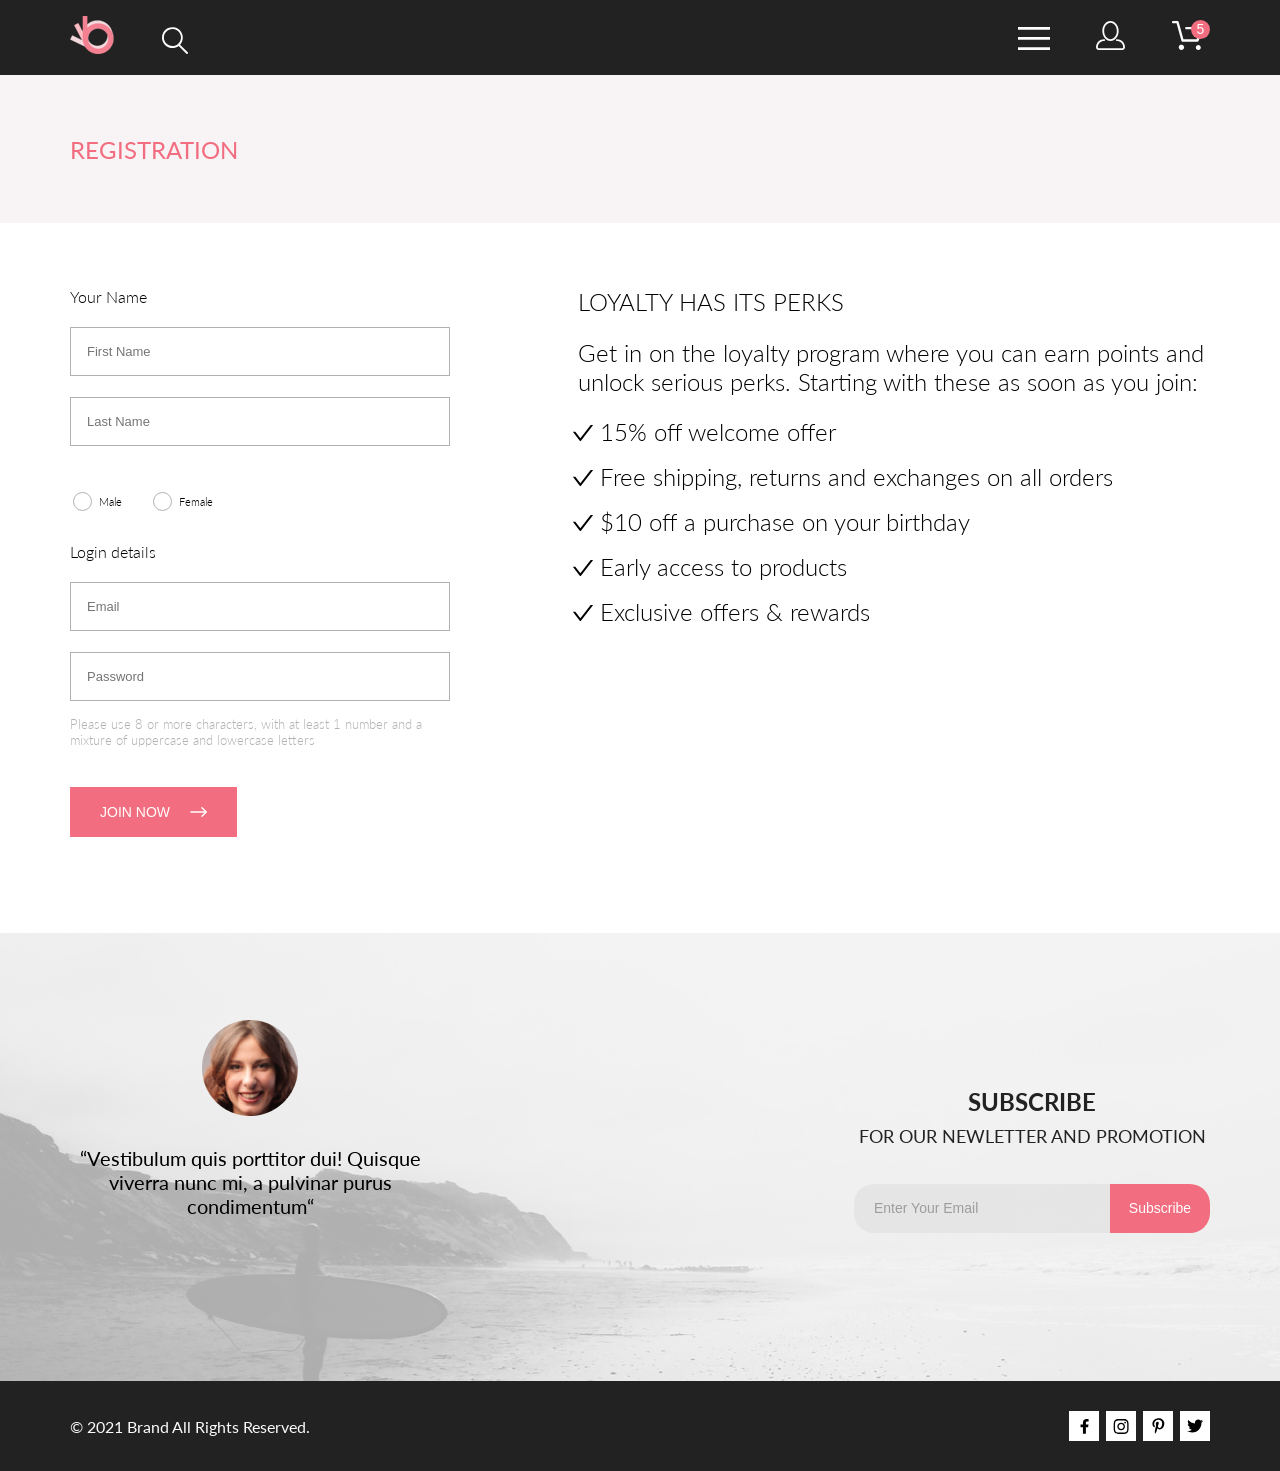
<file: registraition.html>
<!DOCTYPE html>
<html lang="en">
<head>
    <meta charset="UTF-8">
    <meta name="viewport" content="width=device-width, initial-scale=1">
    <title>Online Shop</title>
    <link rel="stylesheet" href="css/style.css">
    <link rel="preconnect" href="https://fonts.gstatic.com">    
    <link href="https://fonts.googleapis.com/css2?family=Lato:wght@300;400;700;900&display=swap" rel="stylesheet">
</head>
<body>
    <header class="header">
        <div class="header__container">
            <div class="header__logo-container">
                <a href="./index.html"><img src="./img/logo.svg" class="header__logo" alt="logo" width="44" height="38"></a>
                <div class="header__search">
                    <button type="button" class="header__button">
                        <svg width="27" height="28" viewBox="0 0 27 28" xmlns="http://www.w3.org/2000/svg">
                            <path d="M19.0596 17.6259C20.6713 15.8658 21.6282 13.6048 21.7698 11.2225C21.9113 8.84018 21.2288 6.48173 19.8369 4.54318C18.445 2.60463 16.4285 1.20404 14.126 0.576619C11.8234 -0.0508009 9.3751 0.13316 7.19217 1.09761C5.00923 2.06205 3.22463 3.74825 2.13804 5.87302C1.05145 7.9978 0.729054 10.4318 1.225 12.7661C1.72094 15.1005 3.00501 17.1932 4.86158 18.6927C6.71814 20.1922 9.03413 21.0072 11.4206 21.0009C13.673 21.004 15.8645 20.27 17.6606 18.9109L25.4086 26.7179C25.4941 26.807 25.5965 26.8781 25.7099 26.927C25.8232 26.9759 25.9452 27.0017 26.0686 27.0029C26.1923 27.0033 26.3148 26.9782 26.4283 26.9292C26.5419 26.8801 26.6441 26.8082 26.7286 26.7179C26.9025 26.537 26.9997 26.2958 26.9997 26.0449C26.9997 25.794 26.9025 25.5528 26.7286 25.3719L19.0596 17.6259ZM2.88662 10.5009C2.89946 8.81563 3.41094 7.17187 4.35659 5.77685C5.30224 4.38183 6.63972 3.29801 8.20044 2.662C9.76115 2.02599 11.4752 1.86627 13.1266 2.20298C14.7779 2.53969 16.2926 3.35775 17.4797 4.55404C18.6668 5.75033 19.4732 7.27129 19.7972 8.92519C20.1212 10.5791 19.9483 12.2919 19.3002 13.8476C18.6522 15.4034 17.5581 16.7325 16.1559 17.6674C14.7536 18.6023 13.1059 19.1011 11.4206 19.1009C9.14916 19.0901 6.97482 18.1784 5.37484 16.566C3.77486 14.9537 2.87998 12.7724 2.88662 10.5009Z"/>
                            </svg>
                    </button>   
                </div>
            </div>
            <ul class="header__menu-list">
                <li class="header__menu-item header__menu-item--icon-list">
                    <button type="button" class="header__button">
                        <svg class="header__icon" width="32" height="23" viewBox="0 0 32 23"  xmlns="http://www.w3.org/2000/svg">
                        <path d="M0 23V20.31H32V23H0ZM0 12.76V10.07H32V12.76H0ZM0 2.69V0H32V2.69H0Z" />
                        </svg> 
                    </button>
                </li>
                <li class="header__menu-item  header__menu-item--icon-profile">
                    <button type="button" class="header__button">
                        <svg class="header__icon" width="29" height="29" viewBox="0 0 29 29"  xmlns="http://www.w3.org/2000/svg">
                            <path d="M14.5 19.937C19 19.937 22.656 15.464 22.656 9.968C22.656 4.472 19 0 14.5 0C13.3631 0.0217413 12.2463 0.303398 11.2351 0.823397C10.2239 1.34339 9.34507 2.08794 8.66602 3C7.12663 4.99573 6.30819 7.45381 6.34399 9.974C6.34399 15.465 10 19.937 14.5 19.937ZM14.5 1.813C18 1.813 20.844 5.472 20.844 9.969C20.844 14.466 17.998 18.125 14.5 18.125C11.002 18.125 8.15603 14.465 8.15503 9.969C8.15403 5.473 11 1.813 14.5 1.813ZM20.844 18.125C20.6036 18.125 20.373 18.2205 20.203 18.3905C20.033 18.5605 19.9375 18.7911 19.9375 19.0315C19.9375 19.2719 20.033 19.5025 20.203 19.6725C20.373 19.8425 20.6036 19.938 20.844 19.938C22.526 19.9399 24.1386 20.6088 25.3279 21.7982C26.5172 22.9875 27.1861 24.6 27.188 26.282C27.1875 26.5221 27.0918 26.7523 26.922 26.9221C26.7522 27.0918 26.5221 27.1875 26.282 27.188H2.71997C2.47985 27.1875 2.24975 27.0918 2.07996 26.9221C1.91016 26.7523 1.81449 26.5221 1.81396 26.282C1.81608 24.6001 2.48517 22.9877 3.67444 21.7985C4.86371 20.6092 6.47608 19.9401 8.15796 19.938C8.39824 19.938 8.62868 19.8425 8.79858 19.6726C8.96849 19.5027 9.06396 19.2723 9.06396 19.032C9.06396 18.7917 8.96849 18.5613 8.79858 18.3914C8.62868 18.2215 8.39824 18.126 8.15796 18.126C5.99541 18.1279 3.92201 18.9875 2.39258 20.5164C0.863144 22.0453 0.00264777 24.1185 0 26.281C0.000794067 27.0019 0.287502 27.693 0.797241 28.2027C1.30698 28.7125 1.99811 28.9992 2.71899 29H26.282C27.0027 28.9989 27.6936 28.7121 28.2031 28.2024C28.7126 27.6927 28.9992 27.0017 29 26.281C28.9974 24.1187 28.1372 22.0457 26.6083 20.5168C25.0793 18.9878 23.0063 18.1276 20.844 18.125Z" />
                        </svg>
                    </button>
                </li>
                <li class="header__menu-item  header__menu-item--icon-bascket">
                    <button type="button" class="header__button header__button-cart">
                        <svg class="header__icon" width="33" height="29" viewBox="0 0 33 29"  xmlns="http://www.w3.org/2000/svg">
                            <path d="M27.199 29C26.5512 28.9738 25.9396 28.6948 25.4952 28.2227C25.0509 27.7506 24.8094 27.1232 24.8225 26.475C24.8356 25.8269 25.1023 25.2097 25.5653 24.7559C26.0283 24.3022 26.6508 24.048 27.2991 24.048C27.9474 24.048 28.5697 24.3022 29.0327 24.7559C29.4957 25.2097 29.7624 25.8269 29.7755 26.475C29.7886 27.1232 29.5471 27.7506 29.1028 28.2227C28.6585 28.6948 28.0468 28.9738 27.399 29H27.199ZM7.75098 26.32C7.75098 25.79 7.90815 25.2718 8.20264 24.8311C8.49712 24.3904 8.91569 24.0469 9.4054 23.844C9.8951 23.6412 10.434 23.5881 10.9539 23.6915C11.4737 23.7949 11.9512 24.0502 12.326 24.425C12.7009 24.7998 12.9562 25.2773 13.0596 25.7972C13.163 26.317 13.1098 26.8559 12.907 27.3456C12.7041 27.8353 12.3606 28.2539 11.9199 28.5483C11.4792 28.8428 10.9611 29 10.431 29C10.0789 29.0003 9.73017 28.9311 9.40479 28.7966C9.0794 28.662 8.78374 28.4646 8.53467 28.2158C8.28559 27.9669 8.08805 27.6713 7.95325 27.3461C7.81844 27.0208 7.74902 26.6721 7.74902 26.32H7.75098ZM11.551 20.686C11.2916 20.6868 11.039 20.6024 10.8322 20.4457C10.6253 20.2891 10.4756 20.0689 10.406 19.819L5.573 2.36401H2.18005C1.86657 2.36401 1.56591 2.23947 1.34424 2.01781C1.12257 1.79614 0.998047 1.49549 0.998047 1.18201C0.998047 0.868519 1.12257 0.567873 1.34424 0.346205C1.56591 0.124537 1.86657 5.81268e-06 2.18005 5.81268e-06H6.46106C6.72055 -0.00080736 6.97309 0.0837201 7.17981 0.240568C7.38653 0.397416 7.53589 0.617884 7.60498 0.868006L12.438 18.323H25.616L29.999 8.27501H15.399C15.2409 8.27961 15.0834 8.25242 14.9359 8.19507C14.7884 8.13771 14.6539 8.05134 14.5404 7.94108C14.4269 7.83082 14.3366 7.69891 14.275 7.55315C14.2134 7.40739 14.1816 7.25075 14.1816 7.0925C14.1816 6.93426 14.2134 6.77762 14.275 6.63186C14.3366 6.4861 14.4269 6.35419 14.5404 6.24393C14.6539 6.13367 14.7884 6.0473 14.9359 5.98994C15.0834 5.93259 15.2409 5.90541 15.399 5.91001H31.812C32.0077 5.90996 32.2003 5.95866 32.3724 6.05172C32.5446 6.14478 32.6908 6.27926 32.798 6.44301C32.9058 6.60729 32.9714 6.79569 32.9889 6.99145C33.0063 7.18721 32.9752 7.38424 32.8981 7.565L27.493 19.977C27.4007 20.1876 27.249 20.3668 27.0565 20.4927C26.864 20.6186 26.6391 20.6858 26.4091 20.686H11.551Z" />
                        </svg>
                    </button>                    
                </li>
            </ul>
        </div>
        <nav class="header__navigation display-none">
            <p class="header__navigation-title">menu</p>
            <ul class="header__navigation-list">
                <li class="header__navigation-item">
                    <p class="header__navigation-sub-title">men</p>
                    <ul class="header__navigation-sub-list">
                        <li class="header__navigation-sub-link">
                            <a href="./catalog.html" class="header__navigation-href">Accessories</a>
                        </li>
                        <li class="header__navigation-sub-link">
                            <a href="./catalog.html" class="header__navigation-href">Bags</a>
                        </li>
                        <li class="header__navigation-sub-link">
                            <a href="./catalog.html" class="header__navigation-href">Denim</a>
                        </li>
                        <li class="header__navigation-sub-link">
                            <a href="./catalog.html" class="header__navigation-href">T-Shirts</a>
                        </li>
                    </ul>
                </li>
                <li class="header__navigation-item">
                    <p class="header__navigation-sub-title">woman</p>
                    <ul class="header__navigation-sub-list">
                        <li class="header__navigation-sub-link">
                            <a href="#" class="header__navigation-href">Accessories</a>
                        </li>
                        <li class="header__navigation-sub-link">
                            <a href="./catalog.html" class="header__navigation-href">Jackets & Coats</a>
                        </li>
                        <li class="header__navigation-sub-link">
                            <a href="./catalog.html" class="header__navigation-href">Polos</a>
                        </li>
                        <li class="header__navigation-sub-link">
                            <a href="./catalog.html" class="header__navigation-href">T-Shirts</a>
                        </li>
                        <li class="header__navigation-sub-link">
                            <a href="./catalog.html" class="header__navigation-href">Shirts</a>
                        </li>
                    </ul>
                </li>
                <li class="header__navigation-item">
                    <p class="header__navigation-sub-title">kids</p>
                    <ul class="header__navigation-sub-list">
                        <li class="header__navigation-sub-link">
                            <a href="./catalog.html" class="header__navigation-href">Accessories</a>
                        </li>
                        <li class="header__navigation-sub-link">
                            <a href="./catalog.html" class="header__navigation-href">Jackets & Coats</a>
                        </li>
                        <li class="header__navigation-sub-link">
                            <a href="./catalog.html" class="header__navigation-href">Polos</a>
                        </li>
                        <li class="header__navigation-sub-link">
                            <a href="./catalog.html" class="header__navigation-href">T-Shirts</a>
                        </li>
                        <li class="header__navigation-sub-link">
                            <a href="./catalog.html" class="header__navigation-href">Shirts</a>
                        </li>
                        <li class="header__navigation-sub-link">
                            <a href="./catalog.html" class="header__navigation-href">Bags</a>
                        </li>
                    </ul>
                </li>
            </ul>
        </nav> 
    </header>
    <main class="main">  
        <nav class="nav-box">
            <div class="nav-box__flex container">
                <h1 class="nav-box__title">registration</h1>                
            </div>
        </nav>
        <section class="registration container">
            <div class="registration__wrap-persent">
                <form action="#" method="POST" class="registration__form">
                    <fieldset class="registration__fieldset">
                        <legend class="registration_name">Your Name</legend>
                        <input type="text" name="name" placeholder="First Name">
                        <input type="text" name="lastname" placeholder="Last Name">
                        
                        <div class="registration__gender">
                            <input type="radio" class="registration__radio" name="male" id="male">
                            <label for="male" class="registration__radio-text">Male</label>
                            <input type="radio" class="registration__radio" name="male" id="female">
                            <label for="female" class="registration__radio-text">Female</label>
                        </div>
                    </fieldset>

                    <fieldset class="registration__fieldset">
                        <legend class="registration_name">Login details</legend>
                        <input type="email" placeholder="Email" required>
                        <input type="password" placeholder="Password" required>
                        <p class="registration__password-text">Please use 8 or more characters, with at least 1 number and a mixture of uppercase and lowercase letters</p>
                    </fieldset>
                    <button class="registration__button" type="submit">join now</button>
                </form>            
                <div class="registration__text">
                    <h2 class="registration__title">loyalty has its perks</h2>
                    <p class="registration__description">Get in on the loyalty program where you can earn points and unlock serious perks. Starting with these as soon as you join:</p>
                    <ul class="registration__list">
                        <li class="registration__item">15% off welcome offer
                        </li>
                        <li class="registration__item">Free shipping, returns and exchanges on all orders

                        </li>
                        <li class="registration__item">$10 off a purchase on your birthday

                        </li>
                        <li class="registration__item">Early access to products</li>
                        <li class="registration__item">Exclusive offers & rewards</li>
                    </ul>
                </div>
            </div>
        </section>
        
    </main>
    <footer class="footer">
        <div class="subscribe">
            <div class="subscribe__row container">
                <div class="subscribe__quote">
                    <img src="img/autor.png" alt="autor_quote" class="subscribe__quote-image" width="96" height="96">
                    <p class="subscribe__quote-text">“Vestibulum quis porttitor dui! Quisque viverra nunc mi, a pulvinar purus condimentum“</p>
                </div>
                <div class="subscribe__form">
                    <div class="subscribe__form-title">subscribe</div>
                    <div class="subscribe__form-text">for our newletter and promotion</div>
                    <form action="#">
                        <input class="subscribe__form-input" type="email" name="email" id="name" placeholder="Enter Your Email"><input class="subscribe__form-button" type="button" value="Subscribe">
                    </form>
                </div>
            </div>
        </div>
        <div class="feed">
            <div class="feed__wrap container">
                <p class="feed__copyright">&copy;&nbsp;2021 Brand All Rights Reserved.</p>
                <ul class="feed__social-list">
                    <li class="feed__social-item">
                        <a href="#" class="feed__link">
                            <svg class="feed__icon" width="9" height="15" viewBox="0 0 9 15" xmlns="http://www.w3.org/2000/svg">
                            <path d="M8.08836 8.28L8.50686 5.61602H5.89022V3.88729C5.89022 3.15847 6.25574 2.44806 7.42765 2.44806H8.61722V0.179975C8.61722 0.179975 7.53772 0 6.50561 0C4.35073 0 2.9422 1.27593 2.9422 3.5857V5.61602H0.546875V8.28H2.9422V14.72H5.89022V8.28H8.08836Z" />
                            </svg>
                        </a>
                    </li>
                    <li class="feed__social-item">
                        <a href="#" class="feed__link">
                            <svg class="feed__icon" width="16" height="15" viewBox="0 0 16 15" xmlns="http://www.w3.org/2000/svg">
                            <path d="M8.13897 3.68159C6.02383 3.68159 4.31774 5.38491 4.31774 7.49663C4.31774 9.60835 6.02383 11.3117 8.13897 11.3117C10.2541 11.3117 11.9602 9.60835 11.9602 7.49663C11.9602 5.38491 10.2541 3.68159 8.13897 3.68159ZM8.13897 9.9769C6.77211 9.9769 5.65467 8.8646 5.65467 7.49663C5.65467 6.12866 6.76878 5.01636 8.13897 5.01636C9.50915 5.01636 10.6233 6.12866 10.6233 7.49663C10.6233 8.8646 9.50583 9.9769 8.13897 9.9769ZM13.0078 3.52554C13.0078 4.02026 12.6087 4.41538 12.1165 4.41538C11.621 4.41538 11.2252 4.01694 11.2252 3.52554C11.2252 3.03413 11.6243 2.63569 12.1165 2.63569C12.6087 2.63569 13.0078 3.03413 13.0078 3.52554ZM15.5386 4.42866C15.4821 3.23667 15.2094 2.18081 14.3347 1.31089C13.4634 0.440967 12.4058 0.168701 11.2119 0.108936C9.9814 0.039209 6.29321 0.039209 5.0627 0.108936C3.8721 0.165381 2.81453 0.437646 1.93987 1.30757C1.06522 2.17749 0.795836 3.23335 0.735973 4.42534C0.666134 5.65386 0.666134 9.33608 0.735973 10.5646C0.79251 11.7566 1.06522 12.8124 1.93987 13.6824C2.81453 14.5523 3.86878 14.8246 5.0627 14.8843C6.29321 14.9541 9.9814 14.9541 11.2119 14.8843C12.4058 14.8279 13.4634 14.5556 14.3347 13.6824C15.2061 12.8124 15.4788 11.7566 15.5386 10.5646C15.6085 9.33608 15.6085 5.65718 15.5386 4.42866ZM13.949 11.8828C13.6895 12.5335 13.1874 13.0349 12.5322 13.2972C11.5511 13.6857 9.22314 13.596 8.13897 13.596C7.05479 13.596 4.72348 13.6824 3.74573 13.2972C3.09389 13.0382 2.59171 12.5369 2.32898 11.8828C1.93987 10.9033 2.02967 8.57905 2.02967 7.49663C2.02967 6.41421 1.9432 4.08667 2.32898 3.1105C2.58838 2.45972 3.09056 1.95835 3.74573 1.69604C4.7268 1.30757 7.05479 1.39722 8.13897 1.39722C9.22314 1.39722 11.5545 1.31089 12.5322 1.69604C13.184 1.95503 13.6862 2.4564 13.949 3.1105C14.3381 4.08999 14.2483 6.41421 14.2483 7.49663C14.2483 8.57905 14.3381 10.9066 13.949 11.8828Z" />
                            </svg>
                        </a>
                    </li>
                    <li class="feed__social-item">
                        <a href="#" class="feed__link">
                            <svg class="feed__icon" width="13" height="16" viewBox="0 0 13 16" xmlns="http://www.w3.org/2000/svg">
                            <path d="M6.74032 0.203125C3.55564 0.203125 0.408203 2.34063 0.408203 5.8C0.408203 8 1.63738 9.25 2.38233 9.25C2.68963 9.25 2.86655 8.3875 2.86655 8.14375C2.86655 7.85313 2.13091 7.23438 2.13091 6.025C2.13091 3.5125 4.03055 1.73125 6.4889 1.73125C8.60271 1.73125 10.1671 2.94062 10.1671 5.1625C10.1671 6.82187 9.50597 9.93437 7.36422 9.93437C6.59133 9.93437 5.93018 9.37187 5.93018 8.56563C5.93018 7.38438 6.74963 6.24062 6.74963 5.02187C6.74963 2.95312 3.835 3.32812 3.835 5.82812C3.835 6.35313 3.90018 6.93437 4.13298 7.4125C3.70463 9.26875 2.82931 12.0344 2.82931 13.9469C2.82931 14.5375 2.91311 15.1188 2.96899 15.7094C3.07452 15.8281 3.02175 15.8156 3.18316 15.7563C4.74757 13.6 4.69169 13.1781 5.3994 10.3562C5.78119 11.0875 6.76826 11.4812 7.55046 11.4812C10.8469 11.4812 12.3275 8.24688 12.3275 5.33125C12.3275 2.22813 9.66427 0.203125 6.74032 0.203125Z" />
                            </svg>
                        </a>
                    </li>
                    <li class="feed__social-item">
                        <a href="#" class="feed__link">
                            <svg class="feed__icon" width="17" height="14" viewBox="0 0 17 14" xmlns="http://www.w3.org/2000/svg">
                            <path d="M14.417 3.74052C14.427 3.88264 14.427 4.0248 14.427 4.16692C14.427 8.50192 11.1498 13.4969 5.15986 13.4969C3.31448 13.4969 1.60022 12.9588 0.158203 12.0248C0.420396 12.0552 0.67247 12.0654 0.944752 12.0654C2.46741 12.0654 3.8691 11.5476 4.98843 10.6644C3.5565 10.6339 2.3565 9.68977 1.94305 8.39027C2.14475 8.4207 2.34642 8.44102 2.5582 8.44102C2.85063 8.44102 3.14308 8.40039 3.41533 8.32936C1.92291 8.02477 0.803551 6.70498 0.803551 5.11108V5.07048C1.23715 5.31414 1.74139 5.46642 2.2758 5.4867C1.39849 4.89786 0.823727 3.8928 0.823727 2.75573C0.823727 2.14661 0.985041 1.58823 1.26741 1.10092C2.87077 3.09077 5.28086 4.39023 7.98334 4.53239C7.93293 4.28873 7.90266 4.03495 7.90266 3.78114C7.90266 1.97402 9.35477 0.501953 11.1598 0.501953C12.0976 0.501953 12.9446 0.897891 13.5396 1.53748C14.2757 1.39536 14.9816 1.12123 15.6068 0.745609C15.3648 1.50705 14.8505 2.14664 14.1749 2.5527C14.8304 2.48167 15.4657 2.29889 16.0505 2.04511C15.6069 2.69483 15.0522 3.27348 14.417 3.74052Z" />
                            </svg>
                        </a>
                    </li>
                </ul>
            </div>
        </div>
    </footer>
    
</body>
</html>
</file>
<file: css/style.css>
@charset "UTF-8";
.fetured__button {
  -webkit-transition: background-color 1s linear;
  transition: background-color 1s linear; }

.fetured__button:hover {
  background-color: #FF6A6A; }

@-webkit-keyframes slide-right {
  0% {
    -webkit-transform: translateX(-130px);
    transform: translateX(-130px); }
  100% {
    -webkit-transform: translateX(0);
    transform: translateX(0); } }
@keyframes slide-right {
  0% {
    -webkit-transform: translateX(-130px);
    transform: translateX(-130px); }
  100% {
    -webkit-transform: translateX(0);
    transform: translateX(0); } }
.nav-box__title {
  -webkit-animation: slide-right 0.8s both;
  animation: slide-right 0.8s both; }

@-webkit-keyframes slide-right-long {
  0% {
    -webkit-transform: translateX(-600px);
    transform: translateX(-600px); }
  100% {
    -webkit-transform: translateX(0);
    transform: translateX(0); } }
@keyframes slide-right-long {
  0% {
    -webkit-transform: translateX(-600px);
    transform: translateX(-600px); }
  100% {
    -webkit-transform: translateX(0);
    transform: translateX(0); } }
.cart__item {
  -webkit-animation: slide-right-long 0.5s cubic-bezier(0.25, 0.46, 0.45, 0.94) both;
  animation: slide-right-long 0.5s cubic-bezier(0.25, 0.46, 0.45, 0.94) both; }

@-webkit-keyframes bg-pan-left {
  0% {
    background-position: 100% 50%; }
  100% {
    background-position: 0% 50%; } }
@keyframes bg-pan-left {
  0% {
    background-position: 100% 50%; }
  100% {
    background-position: 0% 50%; } }
.cart__item-fill:hover {
  -webkit-animation: bg-pan-right 8s both;
  animation: 2s ease 0s 1 normal both running bg-pan-left; }

html, body, div, span, applet, object, iframe,
h1, h2, h3, h4, h5, h6, p, blockquote, pre,
a, abbr, acronym, address, big, cite, code,
del, dfn, em, img, ins, kbd, q, s, samp,
small, strike, strong, sub, sup, tt, var,
b, u, i, center,
dl, dt, dd, ol, ul, li,
fieldset, form, label, legend,
table, caption, tbody, tfoot, thead, tr, th, td,
article, aside, canvas, details, embed,
figure, figcaption, footer, header, hgroup,
menu, nav, output, ruby, section, summary,
time, mark, audio, video {
  margin: 0;
  padding: 0;
  border: 0;
  font-size: 100%;
  font: inherit;
  vertical-align: baseline; }

/* HTML5 display-role reset for older browsers */
article, aside, details, figcaption, figure,
footer, header, hgroup, menu, nav, section {
  display: block; }

body {
  line-height: 1; }

ol, ul {
  list-style: none; }

blockquote, q {
  quotes: none; }

blockquote:before, blockquote:after,
q:before, q:after {
  content: "";
  content: none; }

table {
  border-collapse: collapse;
  border-spacing: 0; }

body {
  font-family: "Lato", "Arial", sans-serif;
  font-size: 30px;
  font-style: normal;
  font-weight: 400;
  line-height: 36px; }

.container {
  width: 1140px;
  margin: 0 auto; }
  @media (min-width: 600px) and (max-width: 1199px) {
    .container {
      width: 95.8%; } }
  @media (max-width: 599px) {
    .container {
      width: 95.7%; } }

.display-none {
  display: none; }

.clearfix:after {
  content: "";
  display: block;
  height: 0;
  clear: both;
  visibility: hidden; }

.visually-hidden {
  position: absolute;
  width: 1px;
  height: 1px;
  margin: -1px;
  padding: 0;
  overflow: hidden;
  border: 0;
  clip: rect(0 0 0 0); }

.selected-pink {
  color: #F16D7F; }

.wrap-cart-shipping {
  padding: 96px 0 128px;
  display: -webkit-box;
  display: -ms-flexbox;
  display: flex;
  -webkit-box-pack: justify;
      -ms-flex-pack: justify;
          justify-content: space-between; }
  @media (min-width: 600px) and (max-width: 1199px) {
    .wrap-cart-shipping {
      padding: 59px 0 128px;
      -webkit-box-orient: vertical;
      -webkit-box-direction: normal;
          -ms-flex-direction: column;
              flex-direction: column;
      -webkit-box-align: center;
          -ms-flex-align: center;
              align-items: center; } }
  @media (max-width: 599px) {
    .wrap-cart-shipping {
      padding: 39px 0 96px;
      -webkit-box-orient: vertical;
      -webkit-box-direction: normal;
          -ms-flex-direction: column;
              flex-direction: column;
      -webkit-box-align: center;
          -ms-flex-align: center;
              align-items: center; } }

.header {
  position: relative;
  background-color: #222; }
  .header .header__container {
    display: -webkit-box;
    display: -ms-flexbox;
    display: flex;
    -webkit-box-align: center;
        -ms-flex-align: center;
            align-items: center;
    -webkit-box-pack: justify;
        -ms-flex-pack: justify;
            justify-content: space-between;
    min-height: 75px;
    max-width: 1140px;
    margin: 0 auto; }
    @media (min-width: 600px) and (max-width: 1199px) {
      .header .header__container {
        width: 91.7%; } }
    @media (max-width: 599px) {
      .header .header__container {
        width: 96%; } }
  .header .header__button {
    background-color: transparent;
    border: none;
    fill: #FDFDFD; }
    .header .header__button:hover, .header .header__button:focus {
      fill: #FF6A6A;
      outline: none; }
    .header .header__button:active {
      opacity: .8; }
  .header .header__logo {
    margin: 0 41px 0 0; }
    .header .header__logo:hover {
      opacity: 0.5; }
    .header .header__logo:active {
      -webkit-filter: grayscale(0.75);
              filter: grayscale(0.75); }
  .header .header__search {
    margin: 10px 0 0; }
  .header .header__button-cart {
    position: relative; }
  .header .header__button-cart::after {
    content: "5";
    display: -webkit-box;
    display: -ms-flexbox;
    display: flex;
    -webkit-box-pack: center;
        -ms-flex-pack: center;
            justify-content: center;
    -webkit-box-align: center;
        -ms-flex-align: center;
            align-items: center;
    text-align: center;
    font-size: 14px;
    color: #fff;
    position: absolute;
    width: 19px;
    height: 19px;
    background-color: #F16D7F;
    border-radius: 50%;
    top: 0px;
    right: 0px; }
  .header .header__menu-list,
  .header .header__logo-container {
    display: -webkit-box;
    display: -ms-flexbox;
    display: flex;
    -webkit-box-align: center;
        -ms-flex-align: center;
            align-items: center; }
  .header .header__menu-item:not(:last-of-type) {
    margin: 0 34px 0 0; }
    @media (max-width: 599px) {
      .header .header__menu-item:not(:last-of-type) {
        margin: 0; } }
  @media (max-width: 599px) {
    .header .header__menu-item--icon-profile {
      display: none; } }
  @media (max-width: 599px) {
    .header .header__menu-item--icon-bascket {
      display: none; } }
  .header .header__navigation {
    background-color: #fff;
    height: 764px;
    width: 232px;
    padding: 34px 37px;
    border-radius: 0px;
    position: absolute;
    right: 0;
    z-index: 1;
    -webkit-box-sizing: border-box;
            box-sizing: border-box;
    -webkit-box-shadow: 6px 4px 35px rgba(0, 0, 0, 0.21);
            box-shadow: 6px 4px 35px rgba(0, 0, 0, 0.21); }
    @media (min-width: 600px) and (max-width: 1199px) {
      .header .header__navigation {
        display: none; } }
    @media (max-width: 599px) {
      .header .header__navigation {
        display: none; } }
  .header .header__navigation-title {
    font-weight: bold;
    font-size: 14px;
    line-height: 17px;
    text-transform: uppercase; }
  .header .header__navigation-list {
    padding-top: 24px; }
  .header .header__navigation-item {
    padding-top: 20px; }
  .header .header__navigation-sub-title {
    font-size: 14px;
    line-height: 17px;
    text-transform: uppercase;
    color: #F16D7F; }
  .header .header__navigation-sub-list {
    padding-left: 21px; }
  .header .header__navigation-href {
    font-size: 14px;
    line-height: 17px;
    color: #6F6E6E;
    text-decoration: none; }
    .header .header__navigation-href:hover {
      color: #222222; }
    .header .header__navigation-href:active {
      color: #F16D7F; }
  .header .header__item {
    font-size: 24px;
    line-height: 29px; }

.name {
  display: -webkit-box;
  display: -ms-flexbox;
  display: flex; }
  @media (max-width: 599px) {
    .name {
      min-height: 363px; } }

.name__header-span {
  font-style: normal;
  font-weight: 700;
  color: #F16D7F;
  font-size: 32px;
  line-height: 38px; }
  @media (min-width: 600px) and (max-width: 1199px) {
    .name__header-span {
      font-size: 24px;
      line-height: 29px; } }
  @media (max-width: 599px) {
    .name__header-span {
      font-size: 20px;
      line-height: 24px; } }

.name__header-sub-tittle {
  font-weight: 700;
  font-size: 32px;
  line-height: 38px; }
  @media (min-width: 600px) and (max-width: 1199px) {
    .name__header-sub-tittle {
      font-size: 24px;
      line-height: 29px; } }
  @media (max-width: 599px) {
    .name__header-sub-tittle {
      font-size: 20px;
      line-height: 24px; } }

.name__header {
  text-transform: uppercase; }

.name__header-tittle {
  font-style: normal;
  font-weight: 900;
  font-size: 48px;
  line-height: 58px; }
  @media (min-width: 600px) and (max-width: 1199px) {
    .name__header-tittle {
      font-size: 44px;
      line-height: 52px; } }
  @media (max-width: 599px) {
    .name__header-tittle {
      font-size: 38px;
      line-height: 46px; } }

.name__content {
  width: 100%;
  padding: 0 0 0 64px;
  display: -webkit-box;
  display: -ms-flexbox;
  display: flex;
  -webkit-box-align: center;
      -ms-flex-align: center;
          align-items: center;
  background-color: #F1E4E6; }
  @media (min-width: 600px) and (max-width: 1199px) {
    .name__content {
      padding: 0 0 0 40px; } }
  @media (max-width: 599px) {
    .name__content {
      padding: 0;
      -webkit-box-pack: center;
          -ms-flex-pack: center;
              justify-content: center; } }

.name__header {
  position: relative;
  padding: 0 0 0 16px; }
  .name__header::before {
    position: absolute;
    content: '';
    width: 12px;
    height: 100%;
    background-color: #F16D7F;
    left: -12px; }

@media (min-width: 600px) and (max-width: 1199px) {
  .name__img {
    width: 50%;
    height: auto; } }
@media (max-width: 599px) {
  .name__img {
    display: none; } }

.stock {
  padding: 63px 0 0; }
  @media (min-width: 600px) and (max-width: 1199px) {
    .stock {
      padding: 19px 0 0; } }
  @media (max-width: 599px) {
    .stock {
      padding: 48px 0 0; } }

.stock__list {
  display: -webkit-box;
  display: -ms-flexbox;
  display: flex;
  -webkit-box-pack: justify;
      -ms-flex-pack: justify;
          justify-content: space-between;
  -ms-flex-wrap: wrap;
      flex-wrap: wrap;
  -ms-flex-line-pack: justify;
      align-content: space-between; }
  @media (max-width: 599px) {
    .stock__list {
      -webkit-box-pack: center;
          -ms-flex-pack: center;
              justify-content: center;
      -webkit-box-orient: vertical;
      -webkit-box-direction: normal;
          -ms-flex-direction: column;
              flex-direction: column;
      -ms-flex-line-pack: center;
          align-content: center; } }

.stock__item {
  position: relative;
  width: 360px;
  min-height: 260px;
  background-size: cover;
  background-color: #2D2322; }
  @media (min-width: 600px) and (max-width: 1199px) {
    .stock__item {
      width: 31.5%;
      min-height: 168px; } }
  @media (max-width: 599px) {
    .stock__item {
      width: 100%;
      min-height: 247px; } }
  @media (max-width: 599px) {
    .stock__item:not(:last-child) {
      margin: 0 0 32px 0; } }

.stock__link {
  text-decoration: none;
  display: -webkit-box;
  display: -ms-flexbox;
  display: flex;
  -webkit-box-orient: vertical;
  -webkit-box-direction: normal;
      -ms-flex-direction: column;
          flex-direction: column;
  -webkit-box-pack: center;
      -ms-flex-pack: center;
          justify-content: center;
  max-width: 360px;
  min-height: 260px;
  z-index: 1;
  margin: 0 auto; }
  @media (min-width: 600px) and (max-width: 1199px) {
    .stock__link {
      width: 100%;
      min-height: 168px; } }
  .stock__link:hover {
    opacity: 0.8; }
  .stock__link:active {
    opacity: 0.5; }
  .stock__link::after {
    display: block;
    content: "";
    position: absolute;
    height: 100%;
    width: 100%;
    background: rgba(33, 22, 22, 0.7);
    top: 0;
    right: 0; }
  .stock__link--last {
    width: 100%;
    min-height: 180px; }
    @media (min-width: 600px) and (max-width: 1199px) {
      .stock__link--last {
        width: 100%;
        min-height: 116px; } }

.stock__item-name {
  color: #fff;
  font-size: 16px;
  font-weight: 400;
  line-height: 19px;
  text-align: center;
  z-index: 1;
  text-transform: uppercase; }

.stock__item-category {
  font-weight: 700;
  text-align: center;
  color: #F16D7F;
  text-transform: uppercase;
  z-index: 1;
  font-size: 24px;
  line-height: 29px; }

.stock__item--women {
  background-image: url(../img/stock-women.jpg); }

.stock__item--men {
  background-image: url(../img/men.jpg); }

.stock__item--kids {
  background-image: url(../img/kids.jpg); }

.stock__item--last {
  width: 100%;
  min-height: 180px;
  background-image: url(../img/accesories.jpg);
  margin-top: 30px; }
  @media (min-width: 600px) and (max-width: 1199px) {
    .stock__item--last {
      width: 100%;
      min-height: 116px;
      margin-top: 19px; } }
  @media (max-width: 599px) {
    .stock__item--last {
      margin-top: 0; } }

.fetured .fetured__header {
  text-align: center;
  margin: 97px 0 48px; }
  @media (min-width: 600px) and (max-width: 1199px) {
    .fetured .fetured__header {
      margin: 154px 0 74px; } }
  @media (max-width: 599px) {
    .fetured .fetured__header {
      margin: 64px 0 65px; } }
.fetured .fetured__title {
  font-size: 30px;
  line-height: 36px; }
.fetured .fetured__text {
  font-size: 14px;
  line-height: 17px;
  color: #9F9F9F; }
.fetured .fetured__items {
  display: grid;
  grid-template-columns: repeat(3, 31.5789%);
  grid-row-gap: 30px;
  -webkit-box-pack: justify;
      -ms-flex-pack: justify;
          justify-content: space-between; }
  @media (min-width: 600px) and (max-width: 1199px) {
    .fetured .fetured__items {
      -webkit-box-pack: justify;
          -ms-flex-pack: justify;
              justify-content: space-between;
      grid-template-columns: repeat(2, 48.913%);
      grid-row-gap: 17px; } }
  @media (max-width: 599px) {
    .fetured .fetured__items {
      -webkit-box-pack: center;
          -ms-flex-pack: center;
              justify-content: center;
      grid-template-columns: repeat(1, 100%);
      grid-row-gap: 16px; } }
  @media (max-width: 752px) {
    .fetured .fetured__items {
      -webkit-box-orient: vertical;
      -webkit-box-direction: normal;
          -ms-flex-direction: column;
              flex-direction: column;
      -ms-flex-line-pack: center;
          align-content: center; } }
.fetured .fetured__more {
  text-align: center;
  padding: 48px 0 0; }
  @media (min-width: 600px) and (max-width: 1199px) {
    .fetured .fetured__more {
      padding: 33px 0 0; } }
  @media (max-width: 599px) {
    .fetured .fetured__more {
      padding: 41px 0 0; } }
.fetured .fetured__button {
  display: block;
  width: 211px;
  height: 47px;
  border: none;
  text-decoration: none;
  font-size: 16px;
  border: 1px solid #FF6A6A;
  color: #F16D7F;
  margin: 0 auto;
  line-height: 50px; }
  .fetured .fetured__button:hover {
    background-color: #F16D7F;
    color: #fff; }
  .fetured .fetured__button:active {
    opacity: 0.45; }

.fetured-item {
  width: 100%;
  background: #F8F8F8; }
  .fetured-item .fetured-item__link {
    text-decoration: none; }
  .fetured-item .fetured-item__image {
    position: relative;
    display: -webkit-box;
    display: -ms-flexbox;
    display: flex;
    -webkit-box-pack: center;
        -ms-flex-pack: center;
            justify-content: center;
    width: 100%; }
    .fetured-item .fetured-item__image-before {
      position: absolute;
      width: 100%;
      height: 100%;
      top: 0;
      left: 0;
      background: rgba(58, 56, 56, 0.86);
      opacity: 0; }
    .fetured-item .fetured-item__image:hover {
      opacity: 1; }
    .fetured-item .fetured-item__image-before:hover {
      opacity: 1; }
    .fetured-item .fetured-item__image:active::before {
      opacity: 0.75; }
    .fetured-item .fetured-item__image-before-button {
      display: block;
      max-width: 138px;
      min-height: 43px;
      margin: 50% auto;
      border: 1px solid #FFFFFF;
      background: url(../img/vectorcart.png) no-repeat 15px 7px;
      font-size: 14px;
      line-height: 42px;
      color: #fff;
      text-align: center;
      top: 185px;
      left: 120px;
      padding-left: 33px;
      -webkit-box-sizing: border-box;
              box-sizing: border-box; }
      .fetured-item .fetured-item__image-before-button:hover {
        border: 1px solid #F16D7F; }
      .fetured-item .fetured-item__image-before-button:active {
        opacity: 0.5; }
    .fetured-item .fetured-item__image--png {
      background: #F7E4E2; }
  .fetured-item .fetured-item__pic {
    width: 100%;
    height: auto; }
  .fetured-item .fetured-item__inner {
    padding: 25px 28px 20px 16px; }
  .fetured-item .fetured-item__title {
    font-size: 13px;
    line-height: 16px;
    color: #222;
    text-transform: uppercase; }
  .fetured-item .fetured-item__text {
    font-weight: 300;
    font-size: 14px;
    line-height: 17px;
    color: #5D5D5D;
    margin-top: 12px; }
  .fetured-item .fetured-item__cost {
    font-size: 16px;
    line-height: 19px;
    color: #F16D7F;
    margin-top: 18px; }

@media (min-width: 753px) and (max-width: 1127px) {
  .fetured-item--last {
    display: none; } }

.advantages {
  min-height: 341px;
  background: #222222;
  margin-top: 95px;
  padding: 104px 0;
  -webkit-box-sizing: border-box;
          box-sizing: border-box; }
  @media (min-width: 600px) and (max-width: 1199px) {
    .advantages {
      margin-top: 65px;
      padding: 48px 0 64px; } }
  .advantages .advantages__list {
    display: -webkit-box;
    display: -ms-flexbox;
    display: flex;
    -webkit-box-orient: horizontal;
    -webkit-box-direction: normal;
        -ms-flex-direction: row;
            flex-direction: row; }
    @media (min-width: 600px) and (max-width: 1199px) {
      .advantages .advantages__list {
        -webkit-box-orient: vertical;
        -webkit-box-direction: normal;
            -ms-flex-direction: column;
                flex-direction: column; } }
    @media (max-width: 599px) {
      .advantages .advantages__list {
        -webkit-box-orient: vertical;
        -webkit-box-direction: normal;
            -ms-flex-direction: column;
                flex-direction: column; } }
  .advantages .advantages__item {
    text-align: center; }
    .advantages .advantages__item:not(:last-child) {
      margin: 0 30px 0 0; }
      @media (min-width: 600px) and (max-width: 1199px) {
        .advantages .advantages__item:not(:last-child) {
          margin: 0 0 48px 0; } }
      @media (max-width: 599px) {
        .advantages .advantages__item:not(:last-child) {
          margin: 0 0 48px 0; } }
  .advantages .advantages__icon {
    width: 50px;
    height: 50px;
    display: inline-block; }
  .advantages .advantages__icon-icon1 {
    background: url(../img/car.svg) no-repeat; }
  .advantages .advantages__icon-icon2 {
    background: url(../img/sales.svg) no-repeat; }
  .advantages .advantages__icon-icon3 {
    background: url(../img/royal.svg) no-repeat; }
  .advantages .advantages__title {
    font-size: 20px;
    line-height: 24px;
    color: #FBFBFB;
    text-align: center; }
  .advantages .advantages__text {
    font-size: 14px;
    line-height: 17px;
    font-weight: 300;
    text-align: center;
    color: #FBFBFB;
    padding: 20px 20px 0 20px;
    max-width: 360px; }
    @media (min-width: 600px) and (max-width: 1199px) {
      .advantages .advantages__text {
        margin: 0 auto; } }
    @media (max-width: 599px) {
      .advantages .advantages__text {
        margin: 0 auto; } }

.subscribe {
  min-height: 448px;
  background: url(../img/bg_grey.jpg) no-repeat;
  background-color: #636363;
  position: relative;
  background-size: cover; }
  .subscribe::before {
    content: "";
    position: absolute;
    top: 0;
    left: 0;
    width: 100%;
    height: 100%;
    background: rgba(244, 244, 244, 0.7); }

.subscribe__row {
  display: -webkit-box;
  display: -ms-flexbox;
  display: flex;
  -webkit-box-orient: horizontal;
  -webkit-box-direction: normal;
      -ms-flex-direction: row;
          flex-direction: row;
  padding: 87px 0 126px;
  -webkit-box-pack: justify;
      -ms-flex-pack: justify;
          justify-content: space-between;
  position: relative; }
  @media (min-width: 600px) and (max-width: 1199px) {
    .subscribe__row {
      -webkit-box-orient: vertical;
      -webkit-box-direction: normal;
          -ms-flex-direction: column;
              flex-direction: column;
      padding: 54px 0 140px; } }
  @media (max-width: 599px) {
    .subscribe__row {
      -webkit-box-orient: vertical;
      -webkit-box-direction: normal;
          -ms-flex-direction: column;
              flex-direction: column;
      padding: 54px 0 140px; } }

.subscribe__quote {
  display: -webkit-box;
  display: -ms-flexbox;
  display: flex;
  -webkit-box-orient: vertical;
  -webkit-box-direction: normal;
      -ms-flex-direction: column;
          flex-direction: column;
  -webkit-box-align: center;
      -ms-flex-align: center;
          align-items: center; }

.subscribe__quote-text {
  font-size: 20px;
  line-height: 24px;
  text-align: center;
  width: 360px; }
  @media (max-width: 599px) {
    .subscribe__quote-text {
      font-size: 19px;
      line-height: 23px;
      width: 89%;
      padding: 0 16px; } }

.subscribe__quote-image {
  margin-bottom: 30px; }

.subscribe__form {
  text-align: center;
  color: #222;
  margin-top: 63px; }

.subscribe__fild {
  display: -webkit-box;
  display: -ms-flexbox;
  display: flex;
  -webkit-box-pack: center;
      -ms-flex-pack: center;
          justify-content: center;
  -webkit-box-align: baseline;
      -ms-flex-align: baseline;
          align-items: baseline; }

.subscribe__form-title {
  font-weight: 700;
  font-size: 24px;
  line-height: 38px;
  text-transform: uppercase; }
  @media (min-width: 600px) and (max-width: 1199px) {
    .subscribe__form-title {
      font-size: 24px;
      line-height: 29px; } }
  @media (max-width: 599px) {
    .subscribe__form-title {
      font-size: 24px;
      line-height: 37px; } }

.subscribe__form-text {
  font-weight: 400;
  font-size: 18px;
  line-height: 30px;
  margin: 0 0 32px 0;
  text-transform: uppercase; }
  @media (min-width: 600px) and (max-width: 1199px) {
    .subscribe__form-text {
      margin: 0 0 27px 0;
      font-size: 18px;
      line-height: 27px; } }
  @media (max-width: 599px) {
    .subscribe__form-text {
      margin: 0 0 22px 0;
      font-size: 14px;
      line-height: 21px; } }

.subscribe__form-input {
  background: #E1E1E1;
  width: 256px;
  height: 49px;
  border-top-left-radius: 20px;
  border-bottom-left-radius: 20px;
  border: none;
  font-size: 14px;
  line-height: 17px;
  padding-left: 20px;
  -webkit-box-sizing: border-box;
          box-sizing: border-box;
  color: #222224;
  opacity: 0.67; }
  .subscribe__form-input:hover {
    background: #F7E4E2; }
  .subscribe__form-input:focus {
    background: #FDFFDF; }
  @media (max-width: 359px) {
    .subscribe__form-input {
      width: 65.333%; } }

.subscribe__form-button {
  width: 100px;
  height: 49px;
  background-color: #F16D7F;
  border-top-right-radius: 20px;
  border-bottom-right-radius: 20px;
  border: none;
  font-size: 14px;
  line-height: 17px;
  text-align: center;
  color: #fff; }
  @media (max-width: 599px) {
    .subscribe__form-button {
      width: 95px; } }
  @media (max-width: 359px) {
    .subscribe__form-button {
      width: 26.61%; } }

.subscribe__form-button:focus, .subscribe__form-input:focus {
  outline: none; }

.subscribe__form-button:hover {
  opacity: 0.8; }

.subscribe__form-button:active {
  opacity: 0.5; }

/* лента с копирайтом*/
.feed {
  min-height: 79px;
  background: #222222; }

.feed__wrap {
  display: -webkit-box;
  display: -ms-flexbox;
  display: flex;
  -webkit-box-align: center;
      -ms-flex-align: center;
          align-items: center;
  -webkit-box-pack: justify;
      -ms-flex-pack: justify;
          justify-content: space-between;
  padding: 30px 0;
  height: 100%; }
  @media (max-width: 599px) {
    .feed__wrap {
      -webkit-box-orient: vertical;
      -webkit-box-direction: normal;
          -ms-flex-direction: column;
              flex-direction: column;
      -webkit-box-pack: center;
          -ms-flex-pack: center;
              justify-content: center;
      padding: 9px 0; } }

.feed__copyright {
  font-size: 16px;
  line-height: 19px;
  color: #FBFBFB; }
  @media (max-width: 599px) {
    .feed__copyright {
      -webkit-box-ordinal-group: 3;
          -ms-flex-order: 2;
              order: 2; } }

.feed__social-list {
  display: -webkit-box;
  display: -ms-flexbox;
  display: flex; }
  @media (max-width: 599px) {
    .feed__social-list {
      -webkit-box-ordinal-group: 2;
          -ms-flex-order: 1;
              order: 1;
      margin: 40px 0; } }

.feed__social-item {
  width: 30px;
  height: 30px;
  background: #fff;
  margin-right: 7px; }

.feed__social-item:last-child {
  margin-right: 0px; }

.feed__social-item:hover {
  background: #F16D7F; }

.feed__icon:hover {
  fill: #fff; }

.feed__link {
  height: 100%;
  width: 100%;
  display: -webkit-box;
  display: -ms-flexbox;
  display: flex;
  -webkit-box-pack: center;
      -ms-flex-pack: center;
          justify-content: center;
  -webkit-box-align: center;
      -ms-flex-align: center;
          align-items: center; }

.nav-box {
  height: 148px;
  background: #F8F3F4;
  display: -webkit-box;
  display: -ms-flexbox;
  display: flex;
  -webkit-box-align: center;
      -ms-flex-align: center;
          align-items: center; }

.nav-box__flex {
  display: -webkit-box;
  display: -ms-flexbox;
  display: flex;
  -webkit-box-align: center;
      -ms-flex-align: center;
          align-items: center;
  -webkit-box-pack: justify;
      -ms-flex-pack: justify;
          justify-content: space-between;
  height: 100%; }
  @media (max-width: 599px) {
    .nav-box__flex {
      -webkit-box-pack: center;
          -ms-flex-pack: center;
              justify-content: center;
      -webkit-box-orient: vertical;
      -webkit-box-direction: normal;
          -ms-flex-direction: column;
              flex-direction: column; } }

.nav-box__title {
  font-size: 24px;
  line-height: 29px;
  color: #F16D7F;
  text-transform: uppercase; }

.nav-box__breadcrumbs {
  display: -webkit-box;
  display: -ms-flexbox;
  display: flex;
  -webkit-box-orient: horizontal;
  -webkit-box-direction: normal;
      -ms-flex-direction: row;
          flex-direction: row;
  margin: 32px 0 0 0; }
  @media (min-width: 600px) and (max-width: 1199px) {
    .nav-box__breadcrumbs {
      margin: 0; } }

.nav-box__breadcrumbs-link {
  font-weight: 300;
  font-size: 14px;
  line-height: 17px;
  text-transform: uppercase;
  color: #636363;
  text-decoration: none; }
  .nav-box__breadcrumbs-link:hover {
    opacity: 0.85; }
  .nav-box__breadcrumbs-link:active {
    opacity: 0.5; }
  .nav-box__breadcrumbs-link--last {
    color: #F16D7F;
    font-weight: 700; }

@media (max-width: 599px) {
  .nav-box__breadcrumbs-item {
    line-height: 0; } }

.nav-box__breadcrumbs-item:not(:last-of-type):after {
  content: "/";
  font-size: 14px;
  color: #636363;
  text-transform: uppercase;
  margin-left: 5px;
  margin-right: 5px; }

.filter {
  display: -webkit-box;
  display: -ms-flexbox;
  display: flex;
  padding: 51px 0 65px;
  position: relative; }
  @media (min-width: 600px) and (max-width: 1199px) {
    .filter {
      padding: 24px 0 40px; } }
  @media (max-width: 599px) {
    .filter {
      padding: 24px 0 32px; } }
  .filter .filter__list {
    margin: auto 31%; }
    @media (min-width: 600px) and (max-width: 1199px) {
      .filter .filter__list {
        margin: 0 0 0 auto; } }
    @media (max-width: 599px) {
      .filter .filter__list {
        margin: 0 0 0 auto;
        line-height: 15px; } }
  .filter .filter__item {
    display: inline; }
  .filter .filter__link {
    font-size: 14px;
    line-height: 17px;
    color: #6F6E6E;
    text-transform: uppercase;
    text-decoration: none; }
    @media (max-width: 599px) {
      .filter .filter__link {
        font-size: 12px;
        line-height: 14px; } }
    .filter .filter__link::after {
      content: "";
      display: inline-block;
      width: 11px;
      height: 11px;
      margin-right: 27px;
      margin-left: 10px;
      background: url(../img/catalog/down-arrow.svg) no-repeat 0 bottom; }
    .filter .filter__link:hover {
      opacity: 0.8; }
    .filter .filter__link:active {
      opacity: 0.5; }
  .filter .filter__title {
    font-weight: 600;
    font-size: 14px;
    line-height: 27px;
    color: #000;
    text-transform: uppercase; }
    @media (max-width: 599px) {
      .filter .filter__title {
        display: none; } }
  @media (max-width: 599px) {
    .filter .filter__icon {
      width: 37px;
      height: 25px; } }
  .filter .filter__icon-row {
    padding: 0 0 0 11px;
    fill: #222222; }

.filter__header {
  display: -webkit-box;
  display: -ms-flexbox;
  display: flex;
  -webkit-box-align: baseline;
      -ms-flex-align: baseline;
          align-items: baseline; }

.filter__header:hover + .filter__nav {
  display: block; }
  @media (max-width: 599px) {
    .filter__header:hover + .filter__nav {
      display: none; } }

.filter__nav {
  position: absolute;
  top: 35px;
  left: -15px;
  width: 360px;
  padding: 17px;
  background: #fff;
  z-index: 5;
  -webkit-box-shadow: 6px 4px 35px rgba(0, 0, 0, 0.21);
          box-shadow: 6px 4px 35px rgba(0, 0, 0, 0.21);
  display: none; }
  .filter__nav:hover {
    display: block; }
    @media (max-width: 599px) {
      .filter__nav:hover {
        display: none; } }

.filter__nav-header {
  display: -webkit-box;
  display: -ms-flexbox;
  display: flex;
  -webkit-box-align: baseline;
      -ms-flex-align: baseline;
          align-items: baseline; }

.filter__nav-title {
  font-weight: 600;
  font-size: 14px;
  line-height: 27px;
  color: #F16D7F;
  text-transform: uppercase; }

.filter__nav-icon {
  padding-left: 11px;
  fill: #F16D7F; }

.filter__nav-list {
  margin-top: 16px; }

.filter__nav-link {
  font-size: 14px;
  line-height: 17px;
  color: #EF5B70;
  text-decoration: none;
  text-transform: uppercase;
  display: block;
  height: 37px;
  border-bottom: 1px solid #EBEBEB;
  display: -webkit-box;
  display: -ms-flexbox;
  display: flex;
  -webkit-box-align: center;
      -ms-flex-align: center;
          align-items: center;
  padding-left: 11px; }
  .filter__nav-link:hover {
    opacity: 0.5; }
  .filter__nav-link:active {
    background: #F1E4E6; }

.filter__nav-item {
  position: relative;
  margin-top: 20px; }
  .filter__nav-item::before {
    content: "";
    display: block;
    position: absolute;
    top: 0;
    left: 0;
    width: 5px;
    height: 37px;
    background: #EF5B70; }

.filter__nav-sub-list {
  padding-left: 11px; }
  @media (max-width: 599px) {
    .filter__nav-sub-list {
      display: none; } }

.filter__nav-sub-link {
  font-size: 14px;
  line-height: 17px;
  text-decoration: none;
  color: #6F6E6E; }
  .filter__nav-sub-link:hover {
    color: #222222; }
  .filter__nav-sub-link:active {
    color: #F16D7F; }

.registration {
  padding-top: 64px;
  padding-bottom: 96px;
  display: -webkit-box;
  display: -ms-flexbox;
  display: flex; }

.registration__wrap-persent {
  width: 100%;
  display: -webkit-box;
  display: -ms-flexbox;
  display: flex; }
  @media (min-width: 600px) and (max-width: 1199px) {
    .registration__wrap-persent {
      -webkit-box-pack: justify;
          -ms-flex-pack: justify;
              justify-content: space-between; } }
  @media (max-width: 599px) {
    .registration__wrap-persent {
      -webkit-box-orient: vertical;
      -webkit-box-direction: normal;
          -ms-flex-direction: column;
              flex-direction: column;
      -webkit-box-pack: center;
          -ms-flex-pack: center;
              justify-content: center; } }

.registration_name {
  font-size: 16px;
  line-height: 19px;
  font-weight: 300; }

@media (min-width: 600px) and (max-width: 1199px) {
  .registration__form {
    width: 48.8%; } }
.registration__form input[type="text"],
.registration__form input[type="email"],
.registration__form input[type="password"] {
  width: 360px;
  height: 45px;
  display: block;
  border: 1px solid #B1B1B1;
  margin-top: 21px;
  font-size: 13px;
  line-height: 16px;
  font-weight: 300;
  color: #B1B1B1;
  padding-left: 16px; }
  .registration__form input[type="text"]:hover, .registration__form input[type="text"]:active,
  .registration__form input[type="email"]:hover,
  .registration__form input[type="email"]:active,
  .registration__form input[type="password"]:hover,
  .registration__form input[type="password"]:active {
    outline: none;
    border: 1px solid #797979; }
  .registration__form input[type="text"]:focus,
  .registration__form input[type="email"]:focus,
  .registration__form input[type="password"]:focus {
    outline: none;
    border: 1px solid #F16D7F; }
  @media (min-width: 600px) and (max-width: 1199px) {
    .registration__form input[type="text"],
    .registration__form input[type="email"],
    .registration__form input[type="password"] {
      width: 100%;
      -webkit-box-sizing: border-box;
              box-sizing: border-box; } }
  @media (max-width: 599px) {
    .registration__form input[type="text"],
    .registration__form input[type="email"],
    .registration__form input[type="password"] {
      width: 100%;
      -webkit-box-sizing: border-box;
              box-sizing: border-box; } }
@media (max-width: 599px) {
  .registration__form {
    width: 100%; } }

.registration__gender {
  margin: 30px 0; }

.registration__radio {
  visibility: hidden; }
  .registration__radio:checked + .registration__radio-text::before {
    background-color: #F16D7F; }

.registration__radio-text {
  font-size: 11px;
  line-height: 13px;
  font-weight: 300;
  position: relative;
  margin-bottom: 35px;
  margin-right: 20px; }
  .registration__radio-text::before {
    content: "";
    position: absolute;
    width: 17px;
    height: 17px;
    border: 1px solid #B1B1B1;
    border-radius: 50%;
    top: -3px;
    left: -26px; }

.registration__password-text {
  font-size: 13px;
  line-height: 16px;
  font-weight: 300;
  color: #B1B1B1;
  display: inline-block;
  width: 360px;
  margin-top: 15px;
  margin-bottom: 39px; }
  @media (min-width: 600px) and (max-width: 1199px) {
    .registration__password-text {
      width: 100%; } }
  @media (max-width: 599px) {
    .registration__password-text {
      width: 100%; } }

.registration__button {
  display: -webkit-box;
  display: -ms-flexbox;
  display: flex;
  -webkit-box-pack: center;
      -ms-flex-pack: center;
          justify-content: center;
  -webkit-box-align: center;
      -ms-flex-align: center;
          align-items: center;
  width: 167px;
  height: 50px;
  background: #F16D7F;
  color: #fff;
  font-size: 14px;
  line-height: 17px;
  text-transform: uppercase;
  border: none; }
  .registration__button:focus {
    outline: none; }
  .registration__button:hover {
    opacity: 0.8; }
  .registration__button:active {
    opacity: 0.5; }
  .registration__button::after {
    content: "";
    display: block;
    width: 17px;
    height: 10px;
    background-image: url("../img/arrow-image.svg");
    margin-left: 20px; }

.registration__text {
  padding-left: 128px;
  font-size: 24px;
  line-height: 29px;
  color: #000;
  font-weight: 300; }
  @media (min-width: 600px) and (max-width: 1199px) {
    .registration__text {
      width: 48.1%;
      padding-left: 0;
      font-size: 16px;
      line-height: 19px; } }
  @media (max-width: 599px) {
    .registration__text {
      width: 100%;
      padding-left: 0;
      font-size: 16px;
      line-height: 19px; } }

.registration__title {
  text-transform: uppercase;
  margin-top: 21px 0 0 0; }
  @media (max-width: 599px) {
    .registration__title {
      margin: 40px 0 0 0; } }

.registration__description {
  margin: 22px 0 0 0; }
  @media (max-width: 599px) {
    .registration__description {
      margin: 32px 0 0 0; } }

.registration__list {
  list-style-image: url(../img/registration-item.svg);
  margin: 21px 0 0 0;
  padding: 0 0 0 22px; }

.registration__item {
  padding-bottom: 16px; }

.cart {
  display: block;
  width: 57.1929824561%; }
  @media (min-width: 600px) and (max-width: 1199px) {
    .cart {
      width: 100%; } }
  @media (max-width: 599px) {
    .cart {
      width: 100%; } }

.cart__item {
  position: relative;
  display: -webkit-box;
  display: -ms-flexbox;
  display: flex;
  min-height: 306px;
  -webkit-filter: drop-shadow(17px 19px 24px rgba(0, 0, 0, 0.13));
          filter: drop-shadow(17px 19px 24px rgba(0, 0, 0, 0.13));
  margin: 0 0 40px 0; }
  @media (max-width: 599px) {
    .cart__item {
      min-height: 188px; } }

.cart__item-fill {
  position: absolute;
  opacity: 0;
  top: 0;
  left: 0;
  width: 100%;
  height: 100%;
  background-image: -webkit-gradient(linear, right top, left top, from(#ffffff), color-stop(#f8769d), to(#ff717d));
  background-image: linear-gradient(270deg, #ffffff, #f8769d, #ff717d);
  background-size: 600% 100%; }
  .cart__item-fill:hover {
    opacity: 0.5; }

@media (max-width: 599px) {
  .cart__item-img {
    width: 144px;
    height: 188px; } }

.cart__item-text {
  width: 100%;
  background: #fff;
  padding: 22px 0 0 31px; }
  @media (max-width: 599px) {
    .cart__item-text {
      padding: 13px 0 0 17px; } }

.cart__item-title {
  font-size: 24px;
  line-height: 29px;
  color: #222222;
  text-transform: uppercase;
  padding: 0 0 42px 0;
  max-width: 200px; }
  @media (max-width: 599px) {
    .cart__item-title {
      font-size: 16px;
      line-height: 19px;
      padding: 0 0 25px 0; } }

.cart__item-item {
  font-size: 22px;
  line-height: 26px;
  color: #575757;
  padding-bottom: 6px; }
  @media (max-width: 599px) {
    .cart__item-item {
      font-size: 14px;
      line-height: 17px; } }

.cart__item-td {
  display: inline-block;
  font-size: 18px;
  line-height: 22px;
  color: #656565;
  padding: 0 16px;
  border: 1px solid #EAEAEA;
  margin-left: 24px; }
  @media (max-width: 599px) {
    .cart__item-td {
      font-size: 10px;
      line-height: 12px; } }

.cart__nav {
  display: -webkit-box;
  display: -ms-flexbox;
  display: flex;
  -webkit-box-align: center;
      -ms-flex-align: center;
          align-items: center;
  -webkit-box-pack: justify;
      -ms-flex-pack: justify;
          justify-content: space-between;
  margin: 72px 0 0 0; }
  @media (min-width: 600px) and (max-width: 1199px) {
    .cart__nav {
      margin: 62px 0 64px 0;
      -webkit-box-pack: center;
          -ms-flex-pack: center;
              justify-content: center; } }
  @media (max-width: 599px) {
    .cart__nav {
      margin: 30px 0 48px 0;
      -webkit-box-pack: justify;
          -ms-flex-pack: justify;
              justify-content: space-between; } }

.cart__nav-button {
  border: 1px solid #B1B1B1;
  display: block;
  width: 35.8895705521%;
  height: 49px;
  font-size: 14px;
  line-height: 17px;
  text-transform: uppercase;
  background-color: #fff; }
  @media (min-width: 600px) and (max-width: 1199px) {
    .cart__nav-button:nth-last-child(n+2) {
      margin: 0 49px 0 0; } }
  @media (max-width: 599px) {
    .cart__nav-button {
      font-size: 12px;
      line-height: 14px;
      width: 48.73%; } }
  .cart__nav-button:focus {
    outline: none;
    border: 1px solid #F16D7F; }
  .cart__nav-button:hover {
    -webkit-filter: drop-shadow(0 0 2px rgba(148, 148, 148, 0.733));
            filter: drop-shadow(0 0 2px rgba(148, 148, 148, 0.733)); }

@media (min-width: 600px) and (max-width: 1199px) {
  .shipping {
    width: 100%; } }

.shipping__title {
  font-size: 16px;
  line-height: 19px;
  font-weight: 300;
  text-transform: uppercase; }

@media (min-width: 600px) and (max-width: 1199px) {
  .shipping__form-wrap {
    display: -webkit-box;
    display: -ms-flexbox;
    display: flex;
    -webkit-box-orient: horizontal;
    -webkit-box-direction: normal;
        -ms-flex-direction: row;
            flex-direction: row;
    -ms-flex-wrap: nowrap;
        flex-wrap: nowrap;
    -webkit-box-pack: justify;
        -ms-flex-pack: justify;
            justify-content: space-between; } }

.shipping__form {
  margin-bottom: 57px; }
  @media (min-width: 600px) and (max-width: 1199px) {
    .shipping__form {
      margin-bottom: 0;
      width: 48.78%; } }
  @media (max-width: 599px) {
    .shipping__form {
      width: 100%; } }
  .shipping__form input[type="text"] {
    display: block;
    border: 1px solid #B1B1B1;
    margin-top: 21px;
    font-size: 13px;
    line-height: 16px;
    font-weight: 300;
    color: #B1B1B1;
    padding-left: 16px;
    width: 100%;
    height: 45px;
    -webkit-box-sizing: border-box;
            box-sizing: border-box; }
    .shipping__form input[type="text"]:hover, .shipping__form input[type="text"]:active {
      outline: none;
      border: 1px solid #797979; }
    .shipping__form input[type="text"]:focus {
      outline: none;
      border: 1px solid #F16D7F; }
    .shipping__form input[type="text"]:focus {
      color: #B1B1B1; }

.shipping__button {
  font-size: 11px;
  line-height: 13px;
  font-weight: 300;
  color: #B1B1B1;
  border: 1px solid #B1B1B1;
  background: #fff;
  text-transform: uppercase;
  width: 100px;
  height: 34px;
  margin-top: 24px; }
  .shipping__button:focus {
    outline: none;
    border: 1px solid #F16D7F; }
  .shipping__button:hover {
    border: 1px solid #222; }
  .shipping__button:active {
    border: 1px solid #F16D7F; }

.shipping__total {
  display: -webkit-box;
  display: -ms-flexbox;
  display: flex;
  -webkit-box-orient: vertical;
  -webkit-box-direction: normal;
      -ms-flex-direction: column;
          flex-direction: column;
  width: 360px;
  height: 214px;
  background: #F5F3F3;
  padding: 39px 34px 42px 43px;
  -webkit-box-sizing: border-box;
          box-sizing: border-box; }
  @media (min-width: 600px) and (max-width: 1199px) {
    .shipping__total {
      margin: 20px 0 0 15px; } }
  @media (max-width: 359px) {
    .shipping__total {
      width: 100%; } }

.shipping__sub-total {
  font-size: 11px;
  line-height: 13px;
  color: #B1B1B1;
  text-align: right;
  text-transform: uppercase; }

.shipping__grang-total {
  position: relative;
  font-size: 16px;
  line-height: 19px;
  font-weight: 300;
  color: #222222;
  text-align: right;
  text-transform: uppercase;
  margin-top: 10px; }
  .shipping__grang-total::after {
    display: block;
    position: absolute;
    content: "";
    width: 97.178%;
    height: 1px;
    background: #E2E2E2;
    top: 40px;
    left: 0; }

.shipping__cost {
  padding-left: 40px; }

.shipping__total-button {
  position: relative;
  display: block;
  width: 273px;
  height: 50px;
  background-color: #F16D7F;
  font-size: 16px;
  line-height: 19px;
  color: #fff;
  border: none;
  text-transform: uppercase;
  margin-top: 39px; }
  @media (min-width: 600px) and (max-width: 1199px) {
    .shipping__total-button {
      width: 96.4664310954%; } }
  .shipping__total-button:focus {
    outline: none; }
  .shipping__total-button:hover {
    opacity: 0.8; }
  .shipping__total-button:active {
    opacity: 0.5; }

.pagination {
  text-align: center;
  margin: 48px 0 0 0; }

.pagination__list {
  display: inline-block;
  background: #fff;
  border: 1px solid #EBEBEB;
  border-radius: 8px;
  padding: 10px 15px; }

.pagination__item {
  display: inline-block;
  text-align: center;
  padding-right: 15px; }
  .pagination__item:last-child, .pagination__item:nth-child(7) {
    padding-right: 0px; }

.pagination__link {
  text-decoration: none;
  font-size: 16px;
  font-weight: 300;
  color: #6F6E6E;
  fill: #222222; }
  .pagination__link:hover {
    color: #EF5B70;
    fill: #F16D7F; }
  .pagination__link:active {
    color: #222222;
    fill: #B1B1B1; }

/*# sourceMappingURL=style.css.map */
</file>
<file: bootstrap-5.0.0-beta1/bs-style.css>
@charset "UTF-8";
                /*!
* Bootstrap v5.0.0-beta1 (https://getbootstrap.com/)
* Copyright 2011-2020 The Bootstrap Authors
* Copyright 2011-2020 Twitter, Inc.
* Licensed under MIT (https://github.com/twbs/bootstrap/blob/main/LICENSE)
*/
:root {
  --bs-blue:#0d6efd;
  --bs-indigo:#6610f2;
  --bs-purple:#6f42c1;
  --bs-pink:#d63384;
  --bs-red:#dc3545;
  --bs-orange:#fd7e14;
  --bs-yellow:#ffc107;
  --bs-green:#198754;
  --bs-teal:#20c997;
  --bs-cyan:#0dcaf0;
  --bs-white:#fff;
  --bs-gray:#6c757d;
  --bs-gray-dark:#343a40;
  --bs-primary:#0d6efd;
  --bs-secondary:#6c757d;
  --bs-success:#198754;
  --bs-info:#0dcaf0;
  --bs-warning:#ffc107;
  --bs-danger:#dc3545;
  --bs-light:#f8f9fa;
  --bs-dark:#212529;
  --bs-font-sans-serif:system-ui,-apple-system,"Segoe UI",Roboto,"Helvetica Neue",Arial,"Noto Sans","Liberation Sans",sans-serif,"Apple Color Emoji","Segoe UI Emoji","Segoe UI Symbol","Noto Color Emoji";
  --bs-font-monospace:SFMono-Regular,Menlo,Monaco,Consolas,"Liberation Mono","Courier New",monospace;
  --bs-gradient:linear-gradient(180deg, rgba(255, 255, 255, 0.15), rgba(255, 255, 255, 0)); }

*, ::after, ::before {
  box-sizing: border-box; }

@media (prefers-reduced-motion: no-preference) {
  :root {
    scroll-behavior: smooth; } }
body {
  margin: 0;
  font-family: var(--bs-font-sans-serif);
  font-size: 1rem;
  font-weight: 400;
  line-height: 1.5;
  color: #212529;
  background-color: #fff;
  -webkit-text-size-adjust: 100%;
  -webkit-tap-highlight-color: transparent; }

[tabindex="-1"]:focus:not(:focus-visible) {
  outline: 0 !important; }

hr {
  margin: 1rem 0;
  color: inherit;
  background-color: currentColor;
  border: 0;
  opacity: .25; }

hr:not([size]) {
  height: 1px; }

.h1, .h2, .h3, .h4, .h5, .h6, h1, h2, h3, h4, h5, h6 {
  margin-top: 0;
  margin-bottom: .5rem;
  font-weight: 500;
  line-height: 1.2; }

.h1, h1 {
  font-size: calc(1.375rem + 1.5vw); }

@media (min-width: 1200px) {
  .h1, h1 {
    font-size: 2.5rem; } }
.h2, h2 {
  font-size: calc(1.325rem + .9vw); }

@media (min-width: 1200px) {
  .h2, h2 {
    font-size: 2rem; } }
.h3, h3 {
  font-size: calc(1.3rem + .6vw); }

@media (min-width: 1200px) {
  .h3, h3 {
    font-size: 1.75rem; } }
.h4, h4 {
  font-size: calc(1.275rem + .3vw); }

@media (min-width: 1200px) {
  .h4, h4 {
    font-size: 1.5rem; } }
.h5, h5 {
  font-size: 1.25rem; }

.h6, h6 {
  font-size: 1rem; }

p {
  margin-top: 0;
  margin-bottom: 1rem; }

abbr[data-bs-original-title], abbr[title] {
  text-decoration: underline;
  -webkit-text-decoration: underline dotted;
  text-decoration: underline dotted;
  cursor: help;
  -webkit-text-decoration-skip-ink: none;
  text-decoration-skip-ink: none; }

address {
  margin-bottom: 1rem;
  font-style: normal;
  line-height: inherit; }

ol, ul {
  padding-left: 2rem; }

dl, ol, ul {
  margin-top: 0;
  margin-bottom: 1rem; }

ol ol, ol ul, ul ol, ul ul {
  margin-bottom: 0; }

dt {
  font-weight: 700; }

dd {
  margin-bottom: .5rem;
  margin-left: 0; }

blockquote {
  margin: 0 0 1rem; }

b, strong {
  font-weight: bolder; }

.small, small {
  font-size: .875em; }

.mark, mark {
  padding: .2em;
  background-color: #fcf8e3; }

sub, sup {
  position: relative;
  font-size: .75em;
  line-height: 0;
  vertical-align: baseline; }

sub {
  bottom: -.25em; }

sup {
  top: -.5em; }

a {
  color: #0d6efd;
  text-decoration: underline; }

a:hover {
  color: #0a58ca; }

a:not([href]):not([class]), a:not([href]):not([class]):hover {
  color: inherit;
  text-decoration: none; }

code, kbd, pre, samp {
  font-family: var(--bs-font-monospace);
  font-size: 1em;
  direction: ltr;
  unicode-bidi: bidi-override; }

pre {
  display: block;
  margin-top: 0;
  margin-bottom: 1rem;
  overflow: auto;
  font-size: .875em; }

pre code {
  font-size: inherit;
  color: inherit;
  word-break: normal; }

code {
  font-size: .875em;
  color: #d63384;
  word-wrap: break-word; }

a > code {
  color: inherit; }

kbd {
  padding: .2rem .4rem;
  font-size: .875em;
  color: #fff;
  background-color: #212529;
  border-radius: .2rem; }

kbd kbd {
  padding: 0;
  font-size: 1em;
  font-weight: 700; }

figure {
  margin: 0 0 1rem; }

img, svg {
  vertical-align: middle; }

table {
  caption-side: bottom;
  border-collapse: collapse; }

caption {
  padding-top: .5rem;
  padding-bottom: .5rem;
  color: #6c757d;
  text-align: left; }

th {
  text-align: inherit;
  text-align: -webkit-match-parent; }

tbody, td, tfoot, th, thead, tr {
  border-color: inherit;
  border-style: solid;
  border-width: 0; }

label {
  display: inline-block; }

button {
  border-radius: 0; }

button:focus {
  outline: dotted 1px;
  outline: -webkit-focus-ring-color auto 5px; }

button, input, optgroup, select, textarea {
  margin: 0;
  font-family: inherit;
  font-size: inherit;
  line-height: inherit; }

button, select {
  text-transform: none; }

[role=button] {
  cursor: pointer; }

select {
  word-wrap: normal; }

[list]::-webkit-calendar-picker-indicator {
  display: none; }

[type=button], [type=reset], [type=submit], button {
  -webkit-appearance: button; }

[type=button]:not(:disabled), [type=reset]:not(:disabled), [type=submit]:not(:disabled), button:not(:disabled) {
  cursor: pointer; }

::-moz-focus-inner {
  padding: 0;
  border-style: none; }

textarea {
  resize: vertical; }

fieldset {
  min-width: 0;
  padding: 0;
  margin: 0;
  border: 0; }

legend {
  float: left;
  width: 100%;
  padding: 0;
  margin-bottom: .5rem;
  font-size: calc(1.275rem + .3vw);
  line-height: inherit; }

@media (min-width: 1200px) {
  legend {
    font-size: 1.5rem; } }
legend + * {
  clear: left; }

::-webkit-datetime-edit-day-field, ::-webkit-datetime-edit-fields-wrapper, ::-webkit-datetime-edit-hour-field, ::-webkit-datetime-edit-minute, ::-webkit-datetime-edit-month-field, ::-webkit-datetime-edit-text, ::-webkit-datetime-edit-year-field {
  padding: 0; }

::-webkit-inner-spin-button {
  height: auto; }

[type=search] {
  outline-offset: -2px;
  -webkit-appearance: textfield; }

::-webkit-search-decoration {
  -webkit-appearance: none; }

::-webkit-color-swatch-wrapper {
  padding: 0; }

::file-selector-button {
  font: inherit; }

::-webkit-file-upload-button {
  font: inherit;
  -webkit-appearance: button; }

output {
  display: inline-block; }

iframe {
  border: 0; }

summary {
  display: list-item;
  cursor: pointer; }

progress {
  vertical-align: baseline; }

[hidden] {
  display: none !important; }

.lead {
  font-size: 1.25rem;
  font-weight: 300; }

.display-1 {
  font-size: calc(1.625rem + 4.5vw);
  font-weight: 300;
  line-height: 1.2; }

@media (min-width: 1200px) {
  .display-1 {
    font-size: 5rem; } }
.display-2 {
  font-size: calc(1.575rem + 3.9vw);
  font-weight: 300;
  line-height: 1.2; }

@media (min-width: 1200px) {
  .display-2 {
    font-size: 4.5rem; } }
.display-3 {
  font-size: calc(1.525rem + 3.3vw);
  font-weight: 300;
  line-height: 1.2; }

@media (min-width: 1200px) {
  .display-3 {
    font-size: 4rem; } }
.display-4 {
  font-size: calc(1.475rem + 2.7vw);
  font-weight: 300;
  line-height: 1.2; }

@media (min-width: 1200px) {
  .display-4 {
    font-size: 3.5rem; } }
.display-5 {
  font-size: calc(1.425rem + 2.1vw);
  font-weight: 300;
  line-height: 1.2; }

@media (min-width: 1200px) {
  .display-5 {
    font-size: 3rem; } }
.display-6 {
  font-size: calc(1.375rem + 1.5vw);
  font-weight: 300;
  line-height: 1.2; }

@media (min-width: 1200px) {
  .display-6 {
    font-size: 2.5rem; } }
.list-unstyled {
  padding-left: 0;
  list-style: none; }

.list-inline {
  padding-left: 0;
  list-style: none; }

.list-inline-item {
  display: inline-block; }

.list-inline-item:not(:last-child) {
  margin-right: .5rem; }

.initialism {
  font-size: .875em;
  text-transform: uppercase; }

.blockquote {
  margin-bottom: 1rem;
  font-size: 1.25rem; }

.blockquote > :last-child {
  margin-bottom: 0; }

.blockquote-footer {
  margin-top: -1rem;
  margin-bottom: 1rem;
  font-size: .875em;
  color: #6c757d; }

.blockquote-footer::before {
  content: "— "; }

.img-fluid {
  max-width: 100%;
  height: auto; }

.img-thumbnail {
  padding: .25rem;
  background-color: #fff;
  border: 1px solid #dee2e6;
  border-radius: .25rem;
  max-width: 100%;
  height: auto; }

.figure {
  display: inline-block; }

.figure-img {
  margin-bottom: .5rem;
  line-height: 1; }

.figure-caption {
  font-size: .875em;
  color: #6c757d; }

.container, .container-fluid, .container-lg, .container-md, .container-sm, .container-xl, .container-xxl {
  width: 100%;
  padding-right: var(--bs-gutter-x, 0.75rem);
  padding-left: var(--bs-gutter-x, 0.75rem);
  margin-right: auto;
  margin-left: auto; }

@media (min-width: 576px) {
  .container, .container-sm {
    max-width: 540px; } }
@media (min-width: 768px) {
  .container, .container-md, .container-sm {
    max-width: 720px; } }
@media (min-width: 992px) {
  .container, .container-lg, .container-md, .container-sm {
    max-width: 960px; } }
@media (min-width: 1200px) {
  .container, .container-lg, .container-md, .container-sm, .container-xl {
    max-width: 1140px; } }
@media (min-width: 1400px) {
  .container, .container-lg, .container-md, .container-sm, .container-xl, .container-xxl {
    max-width: 1320px; } }
.row {
  --bs-gutter-x:1.5rem;
  --bs-gutter-y:0;
  display: flex;
  flex-wrap: wrap;
  margin-top: calc(var(--bs-gutter-y) * -1);
  margin-right: calc(var(--bs-gutter-x)/ -2);
  margin-left: calc(var(--bs-gutter-x)/ -2); }

.row > * {
  flex-shrink: 0;
  width: 100%;
  max-width: 100%;
  padding-right: calc(var(--bs-gutter-x)/ 2);
  padding-left: calc(var(--bs-gutter-x)/ 2);
  margin-top: var(--bs-gutter-y); }

.col {
  flex: 1 0 0%; }

.row-cols-auto > * {
  flex: 0 0 auto;
  width: auto; }

.row-cols-1 > * {
  flex: 0 0 auto;
  width: 100%; }

.row-cols-2 > * {
  flex: 0 0 auto;
  width: 50%; }

.row-cols-3 > * {
  flex: 0 0 auto;
  width: 33.3333333333%; }

.row-cols-4 > * {
  flex: 0 0 auto;
  width: 25%; }

.row-cols-5 > * {
  flex: 0 0 auto;
  width: 20%; }

.row-cols-6 > * {
  flex: 0 0 auto;
  width: 16.6666666667%; }

.col-auto {
  flex: 0 0 auto;
  width: auto; }

.col-1 {
  flex: 0 0 auto;
  width: 8.3333333333%; }

.col-2 {
  flex: 0 0 auto;
  width: 16.6666666667%; }

.col-3 {
  flex: 0 0 auto;
  width: 25%; }

.col-4 {
  flex: 0 0 auto;
  width: 33.3333333333%; }

.col-5 {
  flex: 0 0 auto;
  width: 41.6666666667%; }

.col-6 {
  flex: 0 0 auto;
  width: 50%; }

.col-7 {
  flex: 0 0 auto;
  width: 58.3333333333%; }

.col-8 {
  flex: 0 0 auto;
  width: 66.6666666667%; }

.col-9 {
  flex: 0 0 auto;
  width: 75%; }

.col-10 {
  flex: 0 0 auto;
  width: 83.3333333333%; }

.col-11 {
  flex: 0 0 auto;
  width: 91.6666666667%; }

.col-12 {
  flex: 0 0 auto;
  width: 100%; }

.offset-1 {
  margin-left: 8.3333333333%; }

.offset-2 {
  margin-left: 16.6666666667%; }

.offset-3 {
  margin-left: 25%; }

.offset-4 {
  margin-left: 33.3333333333%; }

.offset-5 {
  margin-left: 41.6666666667%; }

.offset-6 {
  margin-left: 50%; }

.offset-7 {
  margin-left: 58.3333333333%; }

.offset-8 {
  margin-left: 66.6666666667%; }

.offset-9 {
  margin-left: 75%; }

.offset-10 {
  margin-left: 83.3333333333%; }

.offset-11 {
  margin-left: 91.6666666667%; }

.g-0, .gx-0 {
  --bs-gutter-x:0; }

.g-0, .gy-0 {
  --bs-gutter-y:0; }

.g-1, .gx-1 {
  --bs-gutter-x:0.25rem; }

.g-1, .gy-1 {
  --bs-gutter-y:0.25rem; }

.g-2, .gx-2 {
  --bs-gutter-x:0.5rem; }

.g-2, .gy-2 {
  --bs-gutter-y:0.5rem; }

.g-3, .gx-3 {
  --bs-gutter-x:1rem; }

.g-3, .gy-3 {
  --bs-gutter-y:1rem; }

.g-4, .gx-4 {
  --bs-gutter-x:1.5rem; }

.g-4, .gy-4 {
  --bs-gutter-y:1.5rem; }

.g-5, .gx-5 {
  --bs-gutter-x:3rem; }

.g-5, .gy-5 {
  --bs-gutter-y:3rem; }

@media (min-width: 576px) {
  .col-sm {
    flex: 1 0 0%; }

  .row-cols-sm-auto > * {
    flex: 0 0 auto;
    width: auto; }

  .row-cols-sm-1 > * {
    flex: 0 0 auto;
    width: 100%; }

  .row-cols-sm-2 > * {
    flex: 0 0 auto;
    width: 50%; }

  .row-cols-sm-3 > * {
    flex: 0 0 auto;
    width: 33.3333333333%; }

  .row-cols-sm-4 > * {
    flex: 0 0 auto;
    width: 25%; }

  .row-cols-sm-5 > * {
    flex: 0 0 auto;
    width: 20%; }

  .row-cols-sm-6 > * {
    flex: 0 0 auto;
    width: 16.6666666667%; }

  .col-sm-auto {
    flex: 0 0 auto;
    width: auto; }

  .col-sm-1 {
    flex: 0 0 auto;
    width: 8.3333333333%; }

  .col-sm-2 {
    flex: 0 0 auto;
    width: 16.6666666667%; }

  .col-sm-3 {
    flex: 0 0 auto;
    width: 25%; }

  .col-sm-4 {
    flex: 0 0 auto;
    width: 33.3333333333%; }

  .col-sm-5 {
    flex: 0 0 auto;
    width: 41.6666666667%; }

  .col-sm-6 {
    flex: 0 0 auto;
    width: 50%; }

  .col-sm-7 {
    flex: 0 0 auto;
    width: 58.3333333333%; }

  .col-sm-8 {
    flex: 0 0 auto;
    width: 66.6666666667%; }

  .col-sm-9 {
    flex: 0 0 auto;
    width: 75%; }

  .col-sm-10 {
    flex: 0 0 auto;
    width: 83.3333333333%; }

  .col-sm-11 {
    flex: 0 0 auto;
    width: 91.6666666667%; }

  .col-sm-12 {
    flex: 0 0 auto;
    width: 100%; }

  .offset-sm-0 {
    margin-left: 0; }

  .offset-sm-1 {
    margin-left: 8.3333333333%; }

  .offset-sm-2 {
    margin-left: 16.6666666667%; }

  .offset-sm-3 {
    margin-left: 25%; }

  .offset-sm-4 {
    margin-left: 33.3333333333%; }

  .offset-sm-5 {
    margin-left: 41.6666666667%; }

  .offset-sm-6 {
    margin-left: 50%; }

  .offset-sm-7 {
    margin-left: 58.3333333333%; }

  .offset-sm-8 {
    margin-left: 66.6666666667%; }

  .offset-sm-9 {
    margin-left: 75%; }

  .offset-sm-10 {
    margin-left: 83.3333333333%; }

  .offset-sm-11 {
    margin-left: 91.6666666667%; }

  .g-sm-0, .gx-sm-0 {
    --bs-gutter-x:0; }

  .g-sm-0, .gy-sm-0 {
    --bs-gutter-y:0; }

  .g-sm-1, .gx-sm-1 {
    --bs-gutter-x:0.25rem; }

  .g-sm-1, .gy-sm-1 {
    --bs-gutter-y:0.25rem; }

  .g-sm-2, .gx-sm-2 {
    --bs-gutter-x:0.5rem; }

  .g-sm-2, .gy-sm-2 {
    --bs-gutter-y:0.5rem; }

  .g-sm-3, .gx-sm-3 {
    --bs-gutter-x:1rem; }

  .g-sm-3, .gy-sm-3 {
    --bs-gutter-y:1rem; }

  .g-sm-4, .gx-sm-4 {
    --bs-gutter-x:1.5rem; }

  .g-sm-4, .gy-sm-4 {
    --bs-gutter-y:1.5rem; }

  .g-sm-5, .gx-sm-5 {
    --bs-gutter-x:3rem; }

  .g-sm-5, .gy-sm-5 {
    --bs-gutter-y:3rem; } }
@media (min-width: 768px) {
  .col-md {
    flex: 1 0 0%; }

  .row-cols-md-auto > * {
    flex: 0 0 auto;
    width: auto; }

  .row-cols-md-1 > * {
    flex: 0 0 auto;
    width: 100%; }

  .row-cols-md-2 > * {
    flex: 0 0 auto;
    width: 50%; }

  .row-cols-md-3 > * {
    flex: 0 0 auto;
    width: 33.3333333333%; }

  .row-cols-md-4 > * {
    flex: 0 0 auto;
    width: 25%; }

  .row-cols-md-5 > * {
    flex: 0 0 auto;
    width: 20%; }

  .row-cols-md-6 > * {
    flex: 0 0 auto;
    width: 16.6666666667%; }

  .col-md-auto {
    flex: 0 0 auto;
    width: auto; }

  .col-md-1 {
    flex: 0 0 auto;
    width: 8.3333333333%; }

  .col-md-2 {
    flex: 0 0 auto;
    width: 16.6666666667%; }

  .col-md-3 {
    flex: 0 0 auto;
    width: 25%; }

  .col-md-4 {
    flex: 0 0 auto;
    width: 33.3333333333%; }

  .col-md-5 {
    flex: 0 0 auto;
    width: 41.6666666667%; }

  .col-md-6 {
    flex: 0 0 auto;
    width: 50%; }

  .col-md-7 {
    flex: 0 0 auto;
    width: 58.3333333333%; }

  .col-md-8 {
    flex: 0 0 auto;
    width: 66.6666666667%; }

  .col-md-9 {
    flex: 0 0 auto;
    width: 75%; }

  .col-md-10 {
    flex: 0 0 auto;
    width: 83.3333333333%; }

  .col-md-11 {
    flex: 0 0 auto;
    width: 91.6666666667%; }

  .col-md-12 {
    flex: 0 0 auto;
    width: 100%; }

  .offset-md-0 {
    margin-left: 0; }

  .offset-md-1 {
    margin-left: 8.3333333333%; }

  .offset-md-2 {
    margin-left: 16.6666666667%; }

  .offset-md-3 {
    margin-left: 25%; }

  .offset-md-4 {
    margin-left: 33.3333333333%; }

  .offset-md-5 {
    margin-left: 41.6666666667%; }

  .offset-md-6 {
    margin-left: 50%; }

  .offset-md-7 {
    margin-left: 58.3333333333%; }

  .offset-md-8 {
    margin-left: 66.6666666667%; }

  .offset-md-9 {
    margin-left: 75%; }

  .offset-md-10 {
    margin-left: 83.3333333333%; }

  .offset-md-11 {
    margin-left: 91.6666666667%; }

  .g-md-0, .gx-md-0 {
    --bs-gutter-x:0; }

  .g-md-0, .gy-md-0 {
    --bs-gutter-y:0; }

  .g-md-1, .gx-md-1 {
    --bs-gutter-x:0.25rem; }

  .g-md-1, .gy-md-1 {
    --bs-gutter-y:0.25rem; }

  .g-md-2, .gx-md-2 {
    --bs-gutter-x:0.5rem; }

  .g-md-2, .gy-md-2 {
    --bs-gutter-y:0.5rem; }

  .g-md-3, .gx-md-3 {
    --bs-gutter-x:1rem; }

  .g-md-3, .gy-md-3 {
    --bs-gutter-y:1rem; }

  .g-md-4, .gx-md-4 {
    --bs-gutter-x:1.5rem; }

  .g-md-4, .gy-md-4 {
    --bs-gutter-y:1.5rem; }

  .g-md-5, .gx-md-5 {
    --bs-gutter-x:3rem; }

  .g-md-5, .gy-md-5 {
    --bs-gutter-y:3rem; } }
@media (min-width: 992px) {
  .col-lg {
    flex: 1 0 0%; }

  .row-cols-lg-auto > * {
    flex: 0 0 auto;
    width: auto; }

  .row-cols-lg-1 > * {
    flex: 0 0 auto;
    width: 100%; }

  .row-cols-lg-2 > * {
    flex: 0 0 auto;
    width: 50%; }

  .row-cols-lg-3 > * {
    flex: 0 0 auto;
    width: 33.3333333333%; }

  .row-cols-lg-4 > * {
    flex: 0 0 auto;
    width: 25%; }

  .row-cols-lg-5 > * {
    flex: 0 0 auto;
    width: 20%; }

  .row-cols-lg-6 > * {
    flex: 0 0 auto;
    width: 16.6666666667%; }

  .col-lg-auto {
    flex: 0 0 auto;
    width: auto; }

  .col-lg-1 {
    flex: 0 0 auto;
    width: 8.3333333333%; }

  .col-lg-2 {
    flex: 0 0 auto;
    width: 16.6666666667%; }

  .col-lg-3 {
    flex: 0 0 auto;
    width: 25%; }

  .col-lg-4 {
    flex: 0 0 auto;
    width: 33.3333333333%; }

  .col-lg-5 {
    flex: 0 0 auto;
    width: 41.6666666667%; }

  .col-lg-6 {
    flex: 0 0 auto;
    width: 50%; }

  .col-lg-7 {
    flex: 0 0 auto;
    width: 58.3333333333%; }

  .col-lg-8 {
    flex: 0 0 auto;
    width: 66.6666666667%; }

  .col-lg-9 {
    flex: 0 0 auto;
    width: 75%; }

  .col-lg-10 {
    flex: 0 0 auto;
    width: 83.3333333333%; }

  .col-lg-11 {
    flex: 0 0 auto;
    width: 91.6666666667%; }

  .col-lg-12 {
    flex: 0 0 auto;
    width: 100%; }

  .offset-lg-0 {
    margin-left: 0; }

  .offset-lg-1 {
    margin-left: 8.3333333333%; }

  .offset-lg-2 {
    margin-left: 16.6666666667%; }

  .offset-lg-3 {
    margin-left: 25%; }

  .offset-lg-4 {
    margin-left: 33.3333333333%; }

  .offset-lg-5 {
    margin-left: 41.6666666667%; }

  .offset-lg-6 {
    margin-left: 50%; }

  .offset-lg-7 {
    margin-left: 58.3333333333%; }

  .offset-lg-8 {
    margin-left: 66.6666666667%; }

  .offset-lg-9 {
    margin-left: 75%; }

  .offset-lg-10 {
    margin-left: 83.3333333333%; }

  .offset-lg-11 {
    margin-left: 91.6666666667%; }

  .g-lg-0, .gx-lg-0 {
    --bs-gutter-x:0; }

  .g-lg-0, .gy-lg-0 {
    --bs-gutter-y:0; }

  .g-lg-1, .gx-lg-1 {
    --bs-gutter-x:0.25rem; }

  .g-lg-1, .gy-lg-1 {
    --bs-gutter-y:0.25rem; }

  .g-lg-2, .gx-lg-2 {
    --bs-gutter-x:0.5rem; }

  .g-lg-2, .gy-lg-2 {
    --bs-gutter-y:0.5rem; }

  .g-lg-3, .gx-lg-3 {
    --bs-gutter-x:1rem; }

  .g-lg-3, .gy-lg-3 {
    --bs-gutter-y:1rem; }

  .g-lg-4, .gx-lg-4 {
    --bs-gutter-x:1.5rem; }

  .g-lg-4, .gy-lg-4 {
    --bs-gutter-y:1.5rem; }

  .g-lg-5, .gx-lg-5 {
    --bs-gutter-x:3rem; }

  .g-lg-5, .gy-lg-5 {
    --bs-gutter-y:3rem; } }
@media (min-width: 1200px) {
  .col-xl {
    flex: 1 0 0%; }

  .row-cols-xl-auto > * {
    flex: 0 0 auto;
    width: auto; }

  .row-cols-xl-1 > * {
    flex: 0 0 auto;
    width: 100%; }

  .row-cols-xl-2 > * {
    flex: 0 0 auto;
    width: 50%; }

  .row-cols-xl-3 > * {
    flex: 0 0 auto;
    width: 33.3333333333%; }

  .row-cols-xl-4 > * {
    flex: 0 0 auto;
    width: 25%; }

  .row-cols-xl-5 > * {
    flex: 0 0 auto;
    width: 20%; }

  .row-cols-xl-6 > * {
    flex: 0 0 auto;
    width: 16.6666666667%; }

  .col-xl-auto {
    flex: 0 0 auto;
    width: auto; }

  .col-xl-1 {
    flex: 0 0 auto;
    width: 8.3333333333%; }

  .col-xl-2 {
    flex: 0 0 auto;
    width: 16.6666666667%; }

  .col-xl-3 {
    flex: 0 0 auto;
    width: 25%; }

  .col-xl-4 {
    flex: 0 0 auto;
    width: 33.3333333333%; }

  .col-xl-5 {
    flex: 0 0 auto;
    width: 41.6666666667%; }

  .col-xl-6 {
    flex: 0 0 auto;
    width: 50%; }

  .col-xl-7 {
    flex: 0 0 auto;
    width: 58.3333333333%; }

  .col-xl-8 {
    flex: 0 0 auto;
    width: 66.6666666667%; }

  .col-xl-9 {
    flex: 0 0 auto;
    width: 75%; }

  .col-xl-10 {
    flex: 0 0 auto;
    width: 83.3333333333%; }

  .col-xl-11 {
    flex: 0 0 auto;
    width: 91.6666666667%; }

  .col-xl-12 {
    flex: 0 0 auto;
    width: 100%; }

  .offset-xl-0 {
    margin-left: 0; }

  .offset-xl-1 {
    margin-left: 8.3333333333%; }

  .offset-xl-2 {
    margin-left: 16.6666666667%; }

  .offset-xl-3 {
    margin-left: 25%; }

  .offset-xl-4 {
    margin-left: 33.3333333333%; }

  .offset-xl-5 {
    margin-left: 41.6666666667%; }

  .offset-xl-6 {
    margin-left: 50%; }

  .offset-xl-7 {
    margin-left: 58.3333333333%; }

  .offset-xl-8 {
    margin-left: 66.6666666667%; }

  .offset-xl-9 {
    margin-left: 75%; }

  .offset-xl-10 {
    margin-left: 83.3333333333%; }

  .offset-xl-11 {
    margin-left: 91.6666666667%; }

  .g-xl-0, .gx-xl-0 {
    --bs-gutter-x:0; }

  .g-xl-0, .gy-xl-0 {
    --bs-gutter-y:0; }

  .g-xl-1, .gx-xl-1 {
    --bs-gutter-x:0.25rem; }

  .g-xl-1, .gy-xl-1 {
    --bs-gutter-y:0.25rem; }

  .g-xl-2, .gx-xl-2 {
    --bs-gutter-x:0.5rem; }

  .g-xl-2, .gy-xl-2 {
    --bs-gutter-y:0.5rem; }

  .g-xl-3, .gx-xl-3 {
    --bs-gutter-x:1rem; }

  .g-xl-3, .gy-xl-3 {
    --bs-gutter-y:1rem; }

  .g-xl-4, .gx-xl-4 {
    --bs-gutter-x:1.5rem; }

  .g-xl-4, .gy-xl-4 {
    --bs-gutter-y:1.5rem; }

  .g-xl-5, .gx-xl-5 {
    --bs-gutter-x:3rem; }

  .g-xl-5, .gy-xl-5 {
    --bs-gutter-y:3rem; } }
@media (min-width: 1400px) {
  .col-xxl {
    flex: 1 0 0%; }

  .row-cols-xxl-auto > * {
    flex: 0 0 auto;
    width: auto; }

  .row-cols-xxl-1 > * {
    flex: 0 0 auto;
    width: 100%; }

  .row-cols-xxl-2 > * {
    flex: 0 0 auto;
    width: 50%; }

  .row-cols-xxl-3 > * {
    flex: 0 0 auto;
    width: 33.3333333333%; }

  .row-cols-xxl-4 > * {
    flex: 0 0 auto;
    width: 25%; }

  .row-cols-xxl-5 > * {
    flex: 0 0 auto;
    width: 20%; }

  .row-cols-xxl-6 > * {
    flex: 0 0 auto;
    width: 16.6666666667%; }

  .col-xxl-auto {
    flex: 0 0 auto;
    width: auto; }

  .col-xxl-1 {
    flex: 0 0 auto;
    width: 8.3333333333%; }

  .col-xxl-2 {
    flex: 0 0 auto;
    width: 16.6666666667%; }

  .col-xxl-3 {
    flex: 0 0 auto;
    width: 25%; }

  .col-xxl-4 {
    flex: 0 0 auto;
    width: 33.3333333333%; }

  .col-xxl-5 {
    flex: 0 0 auto;
    width: 41.6666666667%; }

  .col-xxl-6 {
    flex: 0 0 auto;
    width: 50%; }

  .col-xxl-7 {
    flex: 0 0 auto;
    width: 58.3333333333%; }

  .col-xxl-8 {
    flex: 0 0 auto;
    width: 66.6666666667%; }

  .col-xxl-9 {
    flex: 0 0 auto;
    width: 75%; }

  .col-xxl-10 {
    flex: 0 0 auto;
    width: 83.3333333333%; }

  .col-xxl-11 {
    flex: 0 0 auto;
    width: 91.6666666667%; }

  .col-xxl-12 {
    flex: 0 0 auto;
    width: 100%; }

  .offset-xxl-0 {
    margin-left: 0; }

  .offset-xxl-1 {
    margin-left: 8.3333333333%; }

  .offset-xxl-2 {
    margin-left: 16.6666666667%; }

  .offset-xxl-3 {
    margin-left: 25%; }

  .offset-xxl-4 {
    margin-left: 33.3333333333%; }

  .offset-xxl-5 {
    margin-left: 41.6666666667%; }

  .offset-xxl-6 {
    margin-left: 50%; }

  .offset-xxl-7 {
    margin-left: 58.3333333333%; }

  .offset-xxl-8 {
    margin-left: 66.6666666667%; }

  .offset-xxl-9 {
    margin-left: 75%; }

  .offset-xxl-10 {
    margin-left: 83.3333333333%; }

  .offset-xxl-11 {
    margin-left: 91.6666666667%; }

  .g-xxl-0, .gx-xxl-0 {
    --bs-gutter-x:0; }

  .g-xxl-0, .gy-xxl-0 {
    --bs-gutter-y:0; }

  .g-xxl-1, .gx-xxl-1 {
    --bs-gutter-x:0.25rem; }

  .g-xxl-1, .gy-xxl-1 {
    --bs-gutter-y:0.25rem; }

  .g-xxl-2, .gx-xxl-2 {
    --bs-gutter-x:0.5rem; }

  .g-xxl-2, .gy-xxl-2 {
    --bs-gutter-y:0.5rem; }

  .g-xxl-3, .gx-xxl-3 {
    --bs-gutter-x:1rem; }

  .g-xxl-3, .gy-xxl-3 {
    --bs-gutter-y:1rem; }

  .g-xxl-4, .gx-xxl-4 {
    --bs-gutter-x:1.5rem; }

  .g-xxl-4, .gy-xxl-4 {
    --bs-gutter-y:1.5rem; }

  .g-xxl-5, .gx-xxl-5 {
    --bs-gutter-x:3rem; }

  .g-xxl-5, .gy-xxl-5 {
    --bs-gutter-y:3rem; } }
.table {
  --bs-table-bg:transparent;
  --bs-table-striped-color:#212529;
  --bs-table-striped-bg:rgba(0, 0, 0, 0.05);
  --bs-table-active-color:#212529;
  --bs-table-active-bg:rgba(0, 0, 0, 0.1);
  --bs-table-hover-color:#212529;
  --bs-table-hover-bg:rgba(0, 0, 0, 0.075);
  width: 100%;
  margin-bottom: 1rem;
  color: #212529;
  vertical-align: top;
  border-color: #dee2e6; }

.table > :not(caption) > * > * {
  padding: .5rem .5rem;
  background-color: var(--bs-table-bg);
  background-image: linear-gradient(var(--bs-table-accent-bg), var(--bs-table-accent-bg));
  border-bottom-width: 1px; }

.table > tbody {
  vertical-align: inherit; }

.table > thead {
  vertical-align: bottom; }

.table > :not(:last-child) > :last-child > * {
  border-bottom-color: currentColor; }

.caption-top {
  caption-side: top; }

.table-sm > :not(caption) > * > * {
  padding: .25rem .25rem; }

.table-bordered > :not(caption) > * {
  border-width: 1px 0; }

.table-bordered > :not(caption) > * > * {
  border-width: 0 1px; }

.table-borderless > :not(caption) > * > * {
  border-bottom-width: 0; }

.table-striped > tbody > tr:nth-of-type(odd) {
  --bs-table-accent-bg:var(--bs-table-striped-bg);
  color: var(--bs-table-striped-color); }

.table-active {
  --bs-table-accent-bg:var(--bs-table-active-bg);
  color: var(--bs-table-active-color); }

.table-hover > tbody > tr:hover {
  --bs-table-accent-bg:var(--bs-table-hover-bg);
  color: var(--bs-table-hover-color); }

.table-primary {
  --bs-table-bg:#cfe2ff;
  --bs-table-striped-bg:#c5d7f2;
  --bs-table-striped-color:#000;
  --bs-table-active-bg:#bacbe6;
  --bs-table-active-color:#000;
  --bs-table-hover-bg:#bfd1ec;
  --bs-table-hover-color:#000;
  color: #000;
  border-color: #bacbe6; }

.table-secondary {
  --bs-table-bg:#e2e3e5;
  --bs-table-striped-bg:#d7d8da;
  --bs-table-striped-color:#000;
  --bs-table-active-bg:#cbccce;
  --bs-table-active-color:#000;
  --bs-table-hover-bg:#d1d2d4;
  --bs-table-hover-color:#000;
  color: #000;
  border-color: #cbccce; }

.table-success {
  --bs-table-bg:#d1e7dd;
  --bs-table-striped-bg:#c7dbd2;
  --bs-table-striped-color:#000;
  --bs-table-active-bg:#bcd0c7;
  --bs-table-active-color:#000;
  --bs-table-hover-bg:#c1d6cc;
  --bs-table-hover-color:#000;
  color: #000;
  border-color: #bcd0c7; }

.table-info {
  --bs-table-bg:#cff4fc;
  --bs-table-striped-bg:#c5e8ef;
  --bs-table-striped-color:#000;
  --bs-table-active-bg:#badce3;
  --bs-table-active-color:#000;
  --bs-table-hover-bg:#bfe2e9;
  --bs-table-hover-color:#000;
  color: #000;
  border-color: #badce3; }

.table-warning {
  --bs-table-bg:#fff3cd;
  --bs-table-striped-bg:#f2e7c3;
  --bs-table-striped-color:#000;
  --bs-table-active-bg:#e6dbb9;
  --bs-table-active-color:#000;
  --bs-table-hover-bg:#ece1be;
  --bs-table-hover-color:#000;
  color: #000;
  border-color: #e6dbb9; }

.table-danger {
  --bs-table-bg:#f8d7da;
  --bs-table-striped-bg:#eccccf;
  --bs-table-striped-color:#000;
  --bs-table-active-bg:#dfc2c4;
  --bs-table-active-color:#000;
  --bs-table-hover-bg:#e5c7ca;
  --bs-table-hover-color:#000;
  color: #000;
  border-color: #dfc2c4; }

.table-light {
  --bs-table-bg:#f8f9fa;
  --bs-table-striped-bg:#ecedee;
  --bs-table-striped-color:#000;
  --bs-table-active-bg:#dfe0e1;
  --bs-table-active-color:#000;
  --bs-table-hover-bg:#e5e6e7;
  --bs-table-hover-color:#000;
  color: #000;
  border-color: #dfe0e1; }

.table-dark {
  --bs-table-bg:#212529;
  --bs-table-striped-bg:#2c3034;
  --bs-table-striped-color:#fff;
  --bs-table-active-bg:#373b3e;
  --bs-table-active-color:#fff;
  --bs-table-hover-bg:#323539;
  --bs-table-hover-color:#fff;
  color: #fff;
  border-color: #373b3e; }

.table-responsive {
  overflow-x: auto;
  -webkit-overflow-scrolling: touch; }

@media (max-width: 575.98px) {
  .table-responsive-sm {
    overflow-x: auto;
    -webkit-overflow-scrolling: touch; } }
@media (max-width: 767.98px) {
  .table-responsive-md {
    overflow-x: auto;
    -webkit-overflow-scrolling: touch; } }
@media (max-width: 991.98px) {
  .table-responsive-lg {
    overflow-x: auto;
    -webkit-overflow-scrolling: touch; } }
@media (max-width: 1199.98px) {
  .table-responsive-xl {
    overflow-x: auto;
    -webkit-overflow-scrolling: touch; } }
@media (max-width: 1399.98px) {
  .table-responsive-xxl {
    overflow-x: auto;
    -webkit-overflow-scrolling: touch; } }
.form-label {
  margin-bottom: .5rem; }

.col-form-label {
  padding-top: calc(.375rem + 1px);
  padding-bottom: calc(.375rem + 1px);
  margin-bottom: 0;
  font-size: inherit;
  line-height: 1.5; }

.col-form-label-lg {
  padding-top: calc(.5rem + 1px);
  padding-bottom: calc(.5rem + 1px);
  font-size: 1.25rem; }

.col-form-label-sm {
  padding-top: calc(.25rem + 1px);
  padding-bottom: calc(.25rem + 1px);
  font-size: .875rem; }

.form-text {
  margin-top: .25rem;
  font-size: .875em;
  color: #6c757d; }

.form-control {
  display: block;
  width: 100%;
  padding: .375rem .75rem;
  font-size: 1rem;
  font-weight: 400;
  line-height: 1.5;
  color: #212529;
  background-color: #fff;
  background-clip: padding-box;
  border: 1px solid #ced4da;
  -webkit-appearance: none;
  -moz-appearance: none;
  appearance: none;
  border-radius: .25rem;
  transition: border-color .15s ease-in-out,box-shadow .15s ease-in-out; }

@media (prefers-reduced-motion: reduce) {
  .form-control {
    transition: none; } }
.form-control[type=file] {
  overflow: hidden; }

.form-control[type=file]:not(:disabled):not([readonly]) {
  cursor: pointer; }

.form-control:focus {
  color: #212529;
  background-color: #fff;
  border-color: #86b7fe;
  outline: 0;
  box-shadow: 0 0 0 0.25rem rgba(13, 110, 253, 0.25); }

.form-control::-webkit-date-and-time-value {
  height: 1.5em; }

.form-control::-webkit-input-placeholder {
  color: #6c757d;
  opacity: 1; }

.form-control::-moz-placeholder {
  color: #6c757d;
  opacity: 1; }

.form-control::placeholder {
  color: #6c757d;
  opacity: 1; }

.form-control:disabled, .form-control[readonly] {
  background-color: #e9ecef;
  opacity: 1; }

.form-control::file-selector-button {
  padding: .375rem .75rem;
  margin: -.375rem -.75rem;
  -webkit-margin-end: .75rem;
  margin-inline-end: .75rem;
  color: #212529;
  background-color: #e9ecef;
  pointer-events: none;
  border-color: inherit;
  border-style: solid;
  border-width: 0;
  border-inline-end-width: 1px;
  border-radius: 0;
  transition: color .15s ease-in-out,background-color .15s ease-in-out,border-color .15s ease-in-out,box-shadow .15s ease-in-out; }

@media (prefers-reduced-motion: reduce) {
  .form-control::file-selector-button {
    transition: none; } }
.form-control:hover:not(:disabled):not([readonly])::file-selector-button {
  background-color: #dde0e3; }

.form-control::-webkit-file-upload-button {
  padding: .375rem .75rem;
  margin: -.375rem -.75rem;
  -webkit-margin-end: .75rem;
  margin-inline-end: .75rem;
  color: #212529;
  background-color: #e9ecef;
  pointer-events: none;
  border-color: inherit;
  border-style: solid;
  border-width: 0;
  border-inline-end-width: 1px;
  border-radius: 0;
  -webkit-transition: color .15s ease-in-out,background-color .15s ease-in-out,border-color .15s ease-in-out,box-shadow .15s ease-in-out;
  transition: color .15s ease-in-out,background-color .15s ease-in-out,border-color .15s ease-in-out,box-shadow .15s ease-in-out; }

@media (prefers-reduced-motion: reduce) {
  .form-control::-webkit-file-upload-button {
    -webkit-transition: none;
    transition: none; } }
.form-control:hover:not(:disabled):not([readonly])::-webkit-file-upload-button {
  background-color: #dde0e3; }

.form-control-plaintext {
  display: block;
  width: 100%;
  padding: .375rem 0;
  margin-bottom: 0;
  line-height: 1.5;
  color: #212529;
  background-color: transparent;
  border: solid transparent;
  border-width: 1px 0; }

.form-control-plaintext.form-control-lg, .form-control-plaintext.form-control-sm {
  padding-right: 0;
  padding-left: 0; }

.form-control-sm {
  min-height: calc(1.5em + .5rem + 2px);
  padding: .25rem .5rem;
  font-size: .875rem;
  border-radius: .2rem; }

.form-control-sm::file-selector-button {
  padding: .25rem .5rem;
  margin: -.25rem -.5rem;
  -webkit-margin-end: .5rem;
  margin-inline-end: .5rem; }

.form-control-sm::-webkit-file-upload-button {
  padding: .25rem .5rem;
  margin: -.25rem -.5rem;
  -webkit-margin-end: .5rem;
  margin-inline-end: .5rem; }

.form-control-lg {
  min-height: calc(1.5em + 1rem + 2px);
  padding: .5rem 1rem;
  font-size: 1.25rem;
  border-radius: .3rem; }

.form-control-lg::file-selector-button {
  padding: .5rem 1rem;
  margin: -.5rem -1rem;
  -webkit-margin-end: 1rem;
  margin-inline-end: 1rem; }

.form-control-lg::-webkit-file-upload-button {
  padding: .5rem 1rem;
  margin: -.5rem -1rem;
  -webkit-margin-end: 1rem;
  margin-inline-end: 1rem; }

textarea.form-control {
  min-height: calc(1.5em + .75rem + 2px); }

textarea.form-control-sm {
  min-height: calc(1.5em + .5rem + 2px); }

textarea.form-control-lg {
  min-height: calc(1.5em + 1rem + 2px); }

.form-control-color {
  max-width: 3rem;
  height: auto;
  padding: .375rem; }

.form-control-color:not(:disabled):not([readonly]) {
  cursor: pointer; }

.form-control-color::-moz-color-swatch {
  height: 1.5em;
  border-radius: .25rem; }

.form-control-color::-webkit-color-swatch {
  height: 1.5em;
  border-radius: .25rem; }

.form-select {
  display: block;
  width: 100%;
  padding: .375rem 1.75rem .375rem .75rem;
  font-size: 1rem;
  font-weight: 400;
  line-height: 1.5;
  color: #212529;
  vertical-align: middle;
  background-color: #fff;
  background-image: url("data:image/svg+xml,%3csvg xmlns='http://www.w3.org/2000/svg' viewBox='0 0 16 16'%3e%3cpath fill='none' stroke='%23343a40' stroke-linecap='round' stroke-linejoin='round' stroke-width='2' d='M2 5l6 6 6-6'/%3e%3c/svg%3e");
  background-repeat: no-repeat;
  background-position: right .75rem center;
  background-size: 16px 12px;
  border: 1px solid #ced4da;
  border-radius: .25rem;
  -webkit-appearance: none;
  -moz-appearance: none;
  appearance: none; }

.form-select:focus {
  border-color: #86b7fe;
  outline: 0;
  box-shadow: 0 0 0 0.25rem rgba(13, 110, 253, 0.25); }

.form-select[multiple], .form-select[size]:not([size="1"]) {
  padding-right: .75rem;
  background-image: none; }

.form-select:disabled {
  color: #6c757d;
  background-color: #e9ecef; }

.form-select:-moz-focusring {
  color: transparent;
  text-shadow: 0 0 0 #212529; }

.form-select-sm {
  padding-top: .25rem;
  padding-bottom: .25rem;
  padding-left: .5rem;
  font-size: .875rem; }

.form-select-lg {
  padding-top: .5rem;
  padding-bottom: .5rem;
  padding-left: 1rem;
  font-size: 1.25rem; }

.form-check {
  display: block;
  min-height: 1.5rem;
  padding-left: 1.5em;
  margin-bottom: .125rem; }

.form-check .form-check-input {
  float: left;
  margin-left: -1.5em; }

.form-check-input {
  width: 1em;
  height: 1em;
  margin-top: .25em;
  vertical-align: top;
  background-color: #fff;
  background-repeat: no-repeat;
  background-position: center;
  background-size: contain;
  border: 1px solid rgba(0, 0, 0, 0.25);
  -webkit-appearance: none;
  -moz-appearance: none;
  appearance: none;
  -webkit-print-color-adjust: exact;
  color-adjust: exact;
  transition: background-color .15s ease-in-out,background-position .15s ease-in-out,border-color .15s ease-in-out,box-shadow .15s ease-in-out; }

@media (prefers-reduced-motion: reduce) {
  .form-check-input {
    transition: none; } }
.form-check-input[type=checkbox] {
  border-radius: .25em; }

.form-check-input[type=radio] {
  border-radius: 50%; }

.form-check-input:active {
  filter: brightness(90%); }

.form-check-input:focus {
  border-color: #86b7fe;
  outline: 0;
  box-shadow: 0 0 0 0.25rem rgba(13, 110, 253, 0.25); }

.form-check-input:checked {
  background-color: #0d6efd;
  border-color: #0d6efd; }

.form-check-input:checked[type=checkbox] {
  background-image: url("data:image/svg+xml,%3csvg xmlns='http://www.w3.org/2000/svg' viewBox='0 0 20 20'%3e%3cpath fill='none' stroke='%23fff' stroke-linecap='round' stroke-linejoin='round' stroke-width='3' d='M6 10l3 3l6-6'/%3e%3c/svg%3e"); }

.form-check-input:checked[type=radio] {
  background-image: url("data:image/svg+xml,%3csvg xmlns='http://www.w3.org/2000/svg' viewBox='-4 -4 8 8'%3e%3ccircle r='2' fill='%23fff'/%3e%3c/svg%3e"); }

.form-check-input[type=checkbox]:indeterminate {
  background-color: #0d6efd;
  border-color: #0d6efd;
  background-image: url("data:image/svg+xml,%3csvg xmlns='http://www.w3.org/2000/svg' viewBox='0 0 20 20'%3e%3cpath fill='none' stroke='%23fff' stroke-linecap='round' stroke-linejoin='round' stroke-width='3' d='M6 10h8'/%3e%3c/svg%3e"); }

.form-check-input:disabled {
  pointer-events: none;
  filter: none;
  opacity: .5; }

.form-check-input:disabled ~ .form-check-label, .form-check-input[disabled] ~ .form-check-label {
  opacity: .5; }

.form-switch {
  padding-left: 2.5em; }

.form-switch .form-check-input {
  width: 2em;
  margin-left: -2.5em;
  background-image: url("data:image/svg+xml,%3csvg xmlns='http://www.w3.org/2000/svg' viewBox='-4 -4 8 8'%3e%3ccircle r='3' fill='rgba%280, 0, 0, 0.25%29'/%3e%3c/svg%3e");
  background-position: left center;
  border-radius: 2em; }

.form-switch .form-check-input:focus {
  background-image: url("data:image/svg+xml,%3csvg xmlns='http://www.w3.org/2000/svg' viewBox='-4 -4 8 8'%3e%3ccircle r='3' fill='%2386b7fe'/%3e%3c/svg%3e"); }

.form-switch .form-check-input:checked {
  background-position: right center;
  background-image: url("data:image/svg+xml,%3csvg xmlns='http://www.w3.org/2000/svg' viewBox='-4 -4 8 8'%3e%3ccircle r='3' fill='%23fff'/%3e%3c/svg%3e"); }

.form-check-inline {
  display: inline-block;
  margin-right: 1rem; }

.btn-check {
  position: absolute;
  clip: rect(0, 0, 0, 0);
  pointer-events: none; }

.btn-check:disabled + .btn, .btn-check[disabled] + .btn {
  pointer-events: none;
  filter: none;
  opacity: .65; }

.form-range {
  width: 100%;
  height: 1.5rem;
  padding: 0;
  background-color: transparent;
  -webkit-appearance: none;
  -moz-appearance: none;
  appearance: none; }

.form-range:focus {
  outline: 0; }

.form-range:focus::-webkit-slider-thumb {
  box-shadow: 0 0 0 1px #fff, 0 0 0 0.25rem rgba(13, 110, 253, 0.25); }

.form-range:focus::-moz-range-thumb {
  box-shadow: 0 0 0 1px #fff, 0 0 0 0.25rem rgba(13, 110, 253, 0.25); }

.form-range::-moz-focus-outer {
  border: 0; }

.form-range::-webkit-slider-thumb {
  width: 1rem;
  height: 1rem;
  margin-top: -.25rem;
  background-color: #0d6efd;
  border: 0;
  border-radius: 1rem;
  -webkit-transition: background-color .15s ease-in-out,border-color .15s ease-in-out,box-shadow .15s ease-in-out;
  transition: background-color .15s ease-in-out,border-color .15s ease-in-out,box-shadow .15s ease-in-out;
  -webkit-appearance: none;
  appearance: none; }

@media (prefers-reduced-motion: reduce) {
  .form-range::-webkit-slider-thumb {
    -webkit-transition: none;
    transition: none; } }
.form-range::-webkit-slider-thumb:active {
  background-color: #b6d4fe; }

.form-range::-webkit-slider-runnable-track {
  width: 100%;
  height: .5rem;
  color: transparent;
  cursor: pointer;
  background-color: #dee2e6;
  border-color: transparent;
  border-radius: 1rem; }

.form-range::-moz-range-thumb {
  width: 1rem;
  height: 1rem;
  background-color: #0d6efd;
  border: 0;
  border-radius: 1rem;
  -moz-transition: background-color .15s ease-in-out,border-color .15s ease-in-out,box-shadow .15s ease-in-out;
  transition: background-color .15s ease-in-out,border-color .15s ease-in-out,box-shadow .15s ease-in-out;
  -moz-appearance: none;
  appearance: none; }

@media (prefers-reduced-motion: reduce) {
  .form-range::-moz-range-thumb {
    -moz-transition: none;
    transition: none; } }
.form-range::-moz-range-thumb:active {
  background-color: #b6d4fe; }

.form-range::-moz-range-track {
  width: 100%;
  height: .5rem;
  color: transparent;
  cursor: pointer;
  background-color: #dee2e6;
  border-color: transparent;
  border-radius: 1rem; }

.form-range:disabled {
  pointer-events: none; }

.form-range:disabled::-webkit-slider-thumb {
  background-color: #adb5bd; }

.form-range:disabled::-moz-range-thumb {
  background-color: #adb5bd; }

.form-floating {
  position: relative; }

.form-floating > .form-control, .form-floating > .form-select {
  height: calc(3.5rem + 2px);
  padding: 1rem .75rem; }

.form-floating > label {
  position: absolute;
  top: 0;
  left: 0;
  height: 100%;
  padding: 1rem .75rem;
  pointer-events: none;
  border: 1px solid transparent;
  transform-origin: 0 0;
  transition: opacity .1s ease-in-out,transform .1s ease-in-out; }

@media (prefers-reduced-motion: reduce) {
  .form-floating > label {
    transition: none; } }
.form-floating > .form-control::-webkit-input-placeholder {
  color: transparent; }

.form-floating > .form-control::-moz-placeholder {
  color: transparent; }

.form-floating > .form-control::placeholder {
  color: transparent; }

.form-floating > .form-control:not(:-moz-placeholder-shown) {
  padding-top: 1.625rem;
  padding-bottom: .625rem; }

.form-floating > .form-control:focus, .form-floating > .form-control:not(:placeholder-shown) {
  padding-top: 1.625rem;
  padding-bottom: .625rem; }

.form-floating > .form-control:-webkit-autofill {
  padding-top: 1.625rem;
  padding-bottom: .625rem; }

.form-floating > .form-select {
  padding-top: 1.625rem;
  padding-bottom: .625rem; }

.form-floating > .form-control:not(:-moz-placeholder-shown) ~ label {
  opacity: .65;
  transform: scale(0.85) translateY(-0.5rem) translateX(0.15rem); }

.form-floating > .form-control:focus ~ label, .form-floating > .form-control:not(:placeholder-shown) ~ label, .form-floating > .form-select ~ label {
  opacity: .65;
  transform: scale(0.85) translateY(-0.5rem) translateX(0.15rem); }

.form-floating > .form-control:-webkit-autofill ~ label {
  opacity: .65;
  transform: scale(0.85) translateY(-0.5rem) translateX(0.15rem); }

.input-group {
  position: relative;
  display: flex;
  flex-wrap: wrap;
  align-items: stretch;
  width: 100%; }

.input-group > .form-control, .input-group > .form-select {
  position: relative;
  flex: 1 1 auto;
  width: 1%;
  min-width: 0; }

.input-group > .form-control:focus, .input-group > .form-select:focus {
  z-index: 3; }

.input-group .btn {
  position: relative;
  z-index: 2; }

.input-group .btn:focus {
  z-index: 3; }

.input-group-text {
  display: flex;
  align-items: center;
  padding: .375rem .75rem;
  font-size: 1rem;
  font-weight: 400;
  line-height: 1.5;
  color: #212529;
  text-align: center;
  white-space: nowrap;
  background-color: #e9ecef;
  border: 1px solid #ced4da;
  border-radius: .25rem; }

.input-group-lg > .btn, .input-group-lg > .form-control, .input-group-lg > .form-select, .input-group-lg > .input-group-text {
  padding: .5rem 1rem;
  font-size: 1.25rem;
  border-radius: .3rem; }

.input-group-sm > .btn, .input-group-sm > .form-control, .input-group-sm > .form-select, .input-group-sm > .input-group-text {
  padding: .25rem .5rem;
  font-size: .875rem;
  border-radius: .2rem; }

.input-group-lg > .form-select, .input-group-sm > .form-select {
  padding-right: 1.75rem; }

.input-group:not(.has-validation) > .dropdown-toggle:nth-last-child(n+3), .input-group:not(.has-validation) > :not(:last-child):not(.dropdown-toggle):not(.dropdown-menu) {
  border-top-right-radius: 0;
  border-bottom-right-radius: 0; }

.input-group.has-validation > .dropdown-toggle:nth-last-child(n+4), .input-group.has-validation > :nth-last-child(n+3):not(.dropdown-toggle):not(.dropdown-menu) {
  border-top-right-radius: 0;
  border-bottom-right-radius: 0; }

.input-group > :not(:first-child):not(.dropdown-menu):not(.valid-tooltip):not(.valid-feedback):not(.invalid-tooltip):not(.invalid-feedback) {
  margin-left: -1px;
  border-top-left-radius: 0;
  border-bottom-left-radius: 0; }

.valid-feedback {
  display: none;
  width: 100%;
  margin-top: .25rem;
  font-size: .875em;
  color: #198754; }

.valid-tooltip {
  position: absolute;
  top: 100%;
  z-index: 5;
  display: none;
  max-width: 100%;
  padding: .25rem .5rem;
  margin-top: .1rem;
  font-size: .875rem;
  color: #fff;
  background-color: rgba(25, 135, 84, 0.9);
  border-radius: .25rem; }

.is-valid ~ .valid-feedback, .is-valid ~ .valid-tooltip, .was-validated :valid ~ .valid-feedback, .was-validated :valid ~ .valid-tooltip {
  display: block; }

.form-control.is-valid, .was-validated .form-control:valid {
  border-color: #198754;
  padding-right: calc(1.5em + .75rem);
  background-image: url("data:image/svg+xml,%3csvg xmlns='http://www.w3.org/2000/svg' viewBox='0 0 8 8'%3e%3cpath fill='%23198754' d='M2.3 6.73L.6 4.53c-.4-1.04.46-1.4 1.1-.8l1.1 1.4 3.4-3.8c.6-.63 1.6-.27 1.2.7l-4 4.6c-.43.5-.8.4-1.1.1z'/%3e%3c/svg%3e");
  background-repeat: no-repeat;
  background-position: right calc(.375em + .1875rem) center;
  background-size: calc(.75em + .375rem) calc(.75em + .375rem); }

.form-control.is-valid:focus, .was-validated .form-control:valid:focus {
  border-color: #198754;
  box-shadow: 0 0 0 0.25rem rgba(25, 135, 84, 0.25); }

.was-validated textarea.form-control:valid, textarea.form-control.is-valid {
  padding-right: calc(1.5em + .75rem);
  background-position: top calc(.375em + .1875rem) right calc(.375em + .1875rem); }

.form-select.is-valid, .was-validated .form-select:valid {
  border-color: #198754;
  padding-right: calc(.75em + 2.3125rem);
  background-image: url("data:image/svg+xml,%3csvg xmlns='http://www.w3.org/2000/svg' viewBox='0 0 16 16'%3e%3cpath fill='none' stroke='%23343a40' stroke-linecap='round' stroke-linejoin='round' stroke-width='2' d='M2 5l6 6 6-6'/%3e%3c/svg%3e"), url("data:image/svg+xml,%3csvg xmlns='http://www.w3.org/2000/svg' viewBox='0 0 8 8'%3e%3cpath fill='%23198754' d='M2.3 6.73L.6 4.53c-.4-1.04.46-1.4 1.1-.8l1.1 1.4 3.4-3.8c.6-.63 1.6-.27 1.2.7l-4 4.6c-.43.5-.8.4-1.1.1z'/%3e%3c/svg%3e");
  background-position: right .75rem center,center right 1.75rem;
  background-size: 16px 12px, calc(.75em + .375rem) calc(.75em + .375rem); }

.form-select.is-valid:focus, .was-validated .form-select:valid:focus {
  border-color: #198754;
  box-shadow: 0 0 0 0.25rem rgba(25, 135, 84, 0.25); }

.form-check-input.is-valid, .was-validated .form-check-input:valid {
  border-color: #198754; }

.form-check-input.is-valid:checked, .was-validated .form-check-input:valid:checked {
  background-color: #198754; }

.form-check-input.is-valid:focus, .was-validated .form-check-input:valid:focus {
  box-shadow: 0 0 0 0.25rem rgba(25, 135, 84, 0.25); }

.form-check-input.is-valid ~ .form-check-label, .was-validated .form-check-input:valid ~ .form-check-label {
  color: #198754; }

.form-check-inline .form-check-input ~ .valid-feedback {
  margin-left: .5em; }

.invalid-feedback {
  display: none;
  width: 100%;
  margin-top: .25rem;
  font-size: .875em;
  color: #dc3545; }

.invalid-tooltip {
  position: absolute;
  top: 100%;
  z-index: 5;
  display: none;
  max-width: 100%;
  padding: .25rem .5rem;
  margin-top: .1rem;
  font-size: .875rem;
  color: #fff;
  background-color: rgba(220, 53, 69, 0.9);
  border-radius: .25rem; }

.is-invalid ~ .invalid-feedback, .is-invalid ~ .invalid-tooltip, .was-validated :invalid ~ .invalid-feedback, .was-validated :invalid ~ .invalid-tooltip {
  display: block; }

.form-control.is-invalid, .was-validated .form-control:invalid {
  border-color: #dc3545;
  padding-right: calc(1.5em + .75rem);
  background-image: url("data:image/svg+xml,%3csvg xmlns='http://www.w3.org/2000/svg' viewBox='0 0 12 12' width='12' height='12' fill='none' stroke='%23dc3545'%3e%3ccircle cx='6' cy='6' r='4.5'/%3e%3cpath stroke-linejoin='round' d='M5.8 3.6h.4L6 6.5z'/%3e%3ccircle cx='6' cy='8.2' r='.6' fill='%23dc3545' stroke='none'/%3e%3c/svg%3e");
  background-repeat: no-repeat;
  background-position: right calc(.375em + .1875rem) center;
  background-size: calc(.75em + .375rem) calc(.75em + .375rem); }

.form-control.is-invalid:focus, .was-validated .form-control:invalid:focus {
  border-color: #dc3545;
  box-shadow: 0 0 0 0.25rem rgba(220, 53, 69, 0.25); }

.was-validated textarea.form-control:invalid, textarea.form-control.is-invalid {
  padding-right: calc(1.5em + .75rem);
  background-position: top calc(.375em + .1875rem) right calc(.375em + .1875rem); }

.form-select.is-invalid, .was-validated .form-select:invalid {
  border-color: #dc3545;
  padding-right: calc(.75em + 2.3125rem);
  background-image: url("data:image/svg+xml,%3csvg xmlns='http://www.w3.org/2000/svg' viewBox='0 0 16 16'%3e%3cpath fill='none' stroke='%23343a40' stroke-linecap='round' stroke-linejoin='round' stroke-width='2' d='M2 5l6 6 6-6'/%3e%3c/svg%3e"), url("data:image/svg+xml,%3csvg xmlns='http://www.w3.org/2000/svg' viewBox='0 0 12 12' width='12' height='12' fill='none' stroke='%23dc3545'%3e%3ccircle cx='6' cy='6' r='4.5'/%3e%3cpath stroke-linejoin='round' d='M5.8 3.6h.4L6 6.5z'/%3e%3ccircle cx='6' cy='8.2' r='.6' fill='%23dc3545' stroke='none'/%3e%3c/svg%3e");
  background-position: right .75rem center,center right 1.75rem;
  background-size: 16px 12px, calc(.75em + .375rem) calc(.75em + .375rem); }

.form-select.is-invalid:focus, .was-validated .form-select:invalid:focus {
  border-color: #dc3545;
  box-shadow: 0 0 0 0.25rem rgba(220, 53, 69, 0.25); }

.form-check-input.is-invalid, .was-validated .form-check-input:invalid {
  border-color: #dc3545; }

.form-check-input.is-invalid:checked, .was-validated .form-check-input:invalid:checked {
  background-color: #dc3545; }

.form-check-input.is-invalid:focus, .was-validated .form-check-input:invalid:focus {
  box-shadow: 0 0 0 0.25rem rgba(220, 53, 69, 0.25); }

.form-check-input.is-invalid ~ .form-check-label, .was-validated .form-check-input:invalid ~ .form-check-label {
  color: #dc3545; }

.form-check-inline .form-check-input ~ .invalid-feedback {
  margin-left: .5em; }

.btn {
  display: inline-block;
  font-weight: 400;
  line-height: 1.5;
  color: #212529;
  text-align: center;
  text-decoration: none;
  vertical-align: middle;
  cursor: pointer;
  -webkit-user-select: none;
  -moz-user-select: none;
  user-select: none;
  background-color: transparent;
  border: 1px solid transparent;
  padding: .375rem .75rem;
  font-size: 1rem;
  border-radius: .25rem;
  transition: color .15s ease-in-out,background-color .15s ease-in-out,border-color .15s ease-in-out,box-shadow .15s ease-in-out; }

@media (prefers-reduced-motion: reduce) {
  .btn {
    transition: none; } }
.btn:hover {
  color: #212529; }

.btn-check:focus + .btn, .btn:focus {
  outline: 0;
  box-shadow: 0 0 0 0.25rem rgba(13, 110, 253, 0.25); }

.btn.disabled, .btn:disabled, fieldset:disabled .btn {
  pointer-events: none;
  opacity: .65; }

.btn-primary {
  color: #fff;
  background-color: #0d6efd;
  border-color: #0d6efd; }

.btn-primary:hover {
  color: #fff;
  background-color: #0b5ed7;
  border-color: #0a58ca; }

.btn-check:focus + .btn-primary, .btn-primary:focus {
  color: #fff;
  background-color: #0b5ed7;
  border-color: #0a58ca;
  box-shadow: 0 0 0 0.25rem rgba(49, 132, 253, 0.5); }

.btn-check:active + .btn-primary, .btn-check:checked + .btn-primary, .btn-primary.active, .btn-primary:active, .show > .btn-primary.dropdown-toggle {
  color: #fff;
  background-color: #0a58ca;
  border-color: #0a53be; }

.btn-check:active + .btn-primary:focus, .btn-check:checked + .btn-primary:focus, .btn-primary.active:focus, .btn-primary:active:focus, .show > .btn-primary.dropdown-toggle:focus {
  box-shadow: 0 0 0 0.25rem rgba(49, 132, 253, 0.5); }

.btn-primary.disabled, .btn-primary:disabled {
  color: #fff;
  background-color: #0d6efd;
  border-color: #0d6efd; }

.btn-secondary {
  color: #fff;
  background-color: #6c757d;
  border-color: #6c757d; }

.btn-secondary:hover {
  color: #fff;
  background-color: #5c636a;
  border-color: #565e64; }

.btn-check:focus + .btn-secondary, .btn-secondary:focus {
  color: #fff;
  background-color: #5c636a;
  border-color: #565e64;
  box-shadow: 0 0 0 0.25rem rgba(130, 138, 145, 0.5); }

.btn-check:active + .btn-secondary, .btn-check:checked + .btn-secondary, .btn-secondary.active, .btn-secondary:active, .show > .btn-secondary.dropdown-toggle {
  color: #fff;
  background-color: #565e64;
  border-color: #51585e; }

.btn-check:active + .btn-secondary:focus, .btn-check:checked + .btn-secondary:focus, .btn-secondary.active:focus, .btn-secondary:active:focus, .show > .btn-secondary.dropdown-toggle:focus {
  box-shadow: 0 0 0 0.25rem rgba(130, 138, 145, 0.5); }

.btn-secondary.disabled, .btn-secondary:disabled {
  color: #fff;
  background-color: #6c757d;
  border-color: #6c757d; }

.btn-success {
  color: #fff;
  background-color: #198754;
  border-color: #198754; }

.btn-success:hover {
  color: #fff;
  background-color: #157347;
  border-color: #146c43; }

.btn-check:focus + .btn-success, .btn-success:focus {
  color: #fff;
  background-color: #157347;
  border-color: #146c43;
  box-shadow: 0 0 0 0.25rem rgba(60, 153, 110, 0.5); }

.btn-check:active + .btn-success, .btn-check:checked + .btn-success, .btn-success.active, .btn-success:active, .show > .btn-success.dropdown-toggle {
  color: #fff;
  background-color: #146c43;
  border-color: #13653f; }

.btn-check:active + .btn-success:focus, .btn-check:checked + .btn-success:focus, .btn-success.active:focus, .btn-success:active:focus, .show > .btn-success.dropdown-toggle:focus {
  box-shadow: 0 0 0 0.25rem rgba(60, 153, 110, 0.5); }

.btn-success.disabled, .btn-success:disabled {
  color: #fff;
  background-color: #198754;
  border-color: #198754; }

.btn-info {
  color: #000;
  background-color: #0dcaf0;
  border-color: #0dcaf0; }

.btn-info:hover {
  color: #000;
  background-color: #31d2f2;
  border-color: #25cff2; }

.btn-check:focus + .btn-info, .btn-info:focus {
  color: #000;
  background-color: #31d2f2;
  border-color: #25cff2;
  box-shadow: 0 0 0 0.25rem rgba(11, 172, 204, 0.5); }

.btn-check:active + .btn-info, .btn-check:checked + .btn-info, .btn-info.active, .btn-info:active, .show > .btn-info.dropdown-toggle {
  color: #000;
  background-color: #3dd5f3;
  border-color: #25cff2; }

.btn-check:active + .btn-info:focus, .btn-check:checked + .btn-info:focus, .btn-info.active:focus, .btn-info:active:focus, .show > .btn-info.dropdown-toggle:focus {
  box-shadow: 0 0 0 0.25rem rgba(11, 172, 204, 0.5); }

.btn-info.disabled, .btn-info:disabled {
  color: #000;
  background-color: #0dcaf0;
  border-color: #0dcaf0; }

.btn-warning {
  color: #000;
  background-color: #ffc107;
  border-color: #ffc107; }

.btn-warning:hover {
  color: #000;
  background-color: #ffca2c;
  border-color: #ffc720; }

.btn-check:focus + .btn-warning, .btn-warning:focus {
  color: #000;
  background-color: #ffca2c;
  border-color: #ffc720;
  box-shadow: 0 0 0 0.25rem rgba(217, 164, 6, 0.5); }

.btn-check:active + .btn-warning, .btn-check:checked + .btn-warning, .btn-warning.active, .btn-warning:active, .show > .btn-warning.dropdown-toggle {
  color: #000;
  background-color: #ffcd39;
  border-color: #ffc720; }

.btn-check:active + .btn-warning:focus, .btn-check:checked + .btn-warning:focus, .btn-warning.active:focus, .btn-warning:active:focus, .show > .btn-warning.dropdown-toggle:focus {
  box-shadow: 0 0 0 0.25rem rgba(217, 164, 6, 0.5); }

.btn-warning.disabled, .btn-warning:disabled {
  color: #000;
  background-color: #ffc107;
  border-color: #ffc107; }

.btn-danger {
  color: #fff;
  background-color: #dc3545;
  border-color: #dc3545; }

.btn-danger:hover {
  color: #fff;
  background-color: #bb2d3b;
  border-color: #b02a37; }

.btn-check:focus + .btn-danger, .btn-danger:focus {
  color: #fff;
  background-color: #bb2d3b;
  border-color: #b02a37;
  box-shadow: 0 0 0 0.25rem rgba(225, 83, 97, 0.5); }

.btn-check:active + .btn-danger, .btn-check:checked + .btn-danger, .btn-danger.active, .btn-danger:active, .show > .btn-danger.dropdown-toggle {
  color: #fff;
  background-color: #b02a37;
  border-color: #a52834; }

.btn-check:active + .btn-danger:focus, .btn-check:checked + .btn-danger:focus, .btn-danger.active:focus, .btn-danger:active:focus, .show > .btn-danger.dropdown-toggle:focus {
  box-shadow: 0 0 0 0.25rem rgba(225, 83, 97, 0.5); }

.btn-danger.disabled, .btn-danger:disabled {
  color: #fff;
  background-color: #dc3545;
  border-color: #dc3545; }

.btn-light {
  color: #000;
  background-color: #f8f9fa;
  border-color: #f8f9fa; }

.btn-light:hover {
  color: #000;
  background-color: #f9fafb;
  border-color: #f9fafb; }

.btn-check:focus + .btn-light, .btn-light:focus {
  color: #000;
  background-color: #f9fafb;
  border-color: #f9fafb;
  box-shadow: 0 0 0 0.25rem rgba(211, 212, 213, 0.5); }

.btn-check:active + .btn-light, .btn-check:checked + .btn-light, .btn-light.active, .btn-light:active, .show > .btn-light.dropdown-toggle {
  color: #000;
  background-color: #f9fafb;
  border-color: #f9fafb; }

.btn-check:active + .btn-light:focus, .btn-check:checked + .btn-light:focus, .btn-light.active:focus, .btn-light:active:focus, .show > .btn-light.dropdown-toggle:focus {
  box-shadow: 0 0 0 0.25rem rgba(211, 212, 213, 0.5); }

.btn-light.disabled, .btn-light:disabled {
  color: #000;
  background-color: #f8f9fa;
  border-color: #f8f9fa; }

.btn-dark {
  color: #fff;
  background-color: #212529;
  border-color: #212529; }

.btn-dark:hover {
  color: #fff;
  background-color: #1c1f23;
  border-color: #1a1e21; }

.btn-check:focus + .btn-dark, .btn-dark:focus {
  color: #fff;
  background-color: #1c1f23;
  border-color: #1a1e21;
  box-shadow: 0 0 0 0.25rem rgba(66, 70, 73, 0.5); }

.btn-check:active + .btn-dark, .btn-check:checked + .btn-dark, .btn-dark.active, .btn-dark:active, .show > .btn-dark.dropdown-toggle {
  color: #fff;
  background-color: #1a1e21;
  border-color: #191c1f; }

.btn-check:active + .btn-dark:focus, .btn-check:checked + .btn-dark:focus, .btn-dark.active:focus, .btn-dark:active:focus, .show > .btn-dark.dropdown-toggle:focus {
  box-shadow: 0 0 0 0.25rem rgba(66, 70, 73, 0.5); }

.btn-dark.disabled, .btn-dark:disabled {
  color: #fff;
  background-color: #212529;
  border-color: #212529; }

.btn-outline-primary {
  color: #0d6efd;
  border-color: #0d6efd; }

.btn-outline-primary:hover {
  color: #fff;
  background-color: #0d6efd;
  border-color: #0d6efd; }

.btn-check:focus + .btn-outline-primary, .btn-outline-primary:focus {
  box-shadow: 0 0 0 0.25rem rgba(13, 110, 253, 0.5); }

.btn-check:active + .btn-outline-primary, .btn-check:checked + .btn-outline-primary, .btn-outline-primary.active, .btn-outline-primary.dropdown-toggle.show, .btn-outline-primary:active {
  color: #fff;
  background-color: #0d6efd;
  border-color: #0d6efd; }

.btn-check:active + .btn-outline-primary:focus, .btn-check:checked + .btn-outline-primary:focus, .btn-outline-primary.active:focus, .btn-outline-primary.dropdown-toggle.show:focus, .btn-outline-primary:active:focus {
  box-shadow: 0 0 0 0.25rem rgba(13, 110, 253, 0.5); }

.btn-outline-primary.disabled, .btn-outline-primary:disabled {
  color: #0d6efd;
  background-color: transparent; }

.btn-outline-secondary {
  color: #6c757d;
  border-color: #6c757d; }

.btn-outline-secondary:hover {
  color: #fff;
  background-color: #6c757d;
  border-color: #6c757d; }

.btn-check:focus + .btn-outline-secondary, .btn-outline-secondary:focus {
  box-shadow: 0 0 0 0.25rem rgba(108, 117, 125, 0.5); }

.btn-check:active + .btn-outline-secondary, .btn-check:checked + .btn-outline-secondary, .btn-outline-secondary.active, .btn-outline-secondary.dropdown-toggle.show, .btn-outline-secondary:active {
  color: #fff;
  background-color: #6c757d;
  border-color: #6c757d; }

.btn-check:active + .btn-outline-secondary:focus, .btn-check:checked + .btn-outline-secondary:focus, .btn-outline-secondary.active:focus, .btn-outline-secondary.dropdown-toggle.show:focus, .btn-outline-secondary:active:focus {
  box-shadow: 0 0 0 0.25rem rgba(108, 117, 125, 0.5); }

.btn-outline-secondary.disabled, .btn-outline-secondary:disabled {
  color: #6c757d;
  background-color: transparent; }

.btn-outline-success {
  color: #198754;
  border-color: #198754; }

.btn-outline-success:hover {
  color: #fff;
  background-color: #198754;
  border-color: #198754; }

.btn-check:focus + .btn-outline-success, .btn-outline-success:focus {
  box-shadow: 0 0 0 0.25rem rgba(25, 135, 84, 0.5); }

.btn-check:active + .btn-outline-success, .btn-check:checked + .btn-outline-success, .btn-outline-success.active, .btn-outline-success.dropdown-toggle.show, .btn-outline-success:active {
  color: #fff;
  background-color: #198754;
  border-color: #198754; }

.btn-check:active + .btn-outline-success:focus, .btn-check:checked + .btn-outline-success:focus, .btn-outline-success.active:focus, .btn-outline-success.dropdown-toggle.show:focus, .btn-outline-success:active:focus {
  box-shadow: 0 0 0 0.25rem rgba(25, 135, 84, 0.5); }

.btn-outline-success.disabled, .btn-outline-success:disabled {
  color: #198754;
  background-color: transparent; }

.btn-outline-info {
  color: #0dcaf0;
  border-color: #0dcaf0; }

.btn-outline-info:hover {
  color: #000;
  background-color: #0dcaf0;
  border-color: #0dcaf0; }

.btn-check:focus + .btn-outline-info, .btn-outline-info:focus {
  box-shadow: 0 0 0 0.25rem rgba(13, 202, 240, 0.5); }

.btn-check:active + .btn-outline-info, .btn-check:checked + .btn-outline-info, .btn-outline-info.active, .btn-outline-info.dropdown-toggle.show, .btn-outline-info:active {
  color: #000;
  background-color: #0dcaf0;
  border-color: #0dcaf0; }

.btn-check:active + .btn-outline-info:focus, .btn-check:checked + .btn-outline-info:focus, .btn-outline-info.active:focus, .btn-outline-info.dropdown-toggle.show:focus, .btn-outline-info:active:focus {
  box-shadow: 0 0 0 0.25rem rgba(13, 202, 240, 0.5); }

.btn-outline-info.disabled, .btn-outline-info:disabled {
  color: #0dcaf0;
  background-color: transparent; }

.btn-outline-warning {
  color: #ffc107;
  border-color: #ffc107; }

.btn-outline-warning:hover {
  color: #000;
  background-color: #ffc107;
  border-color: #ffc107; }

.btn-check:focus + .btn-outline-warning, .btn-outline-warning:focus {
  box-shadow: 0 0 0 0.25rem rgba(255, 193, 7, 0.5); }

.btn-check:active + .btn-outline-warning, .btn-check:checked + .btn-outline-warning, .btn-outline-warning.active, .btn-outline-warning.dropdown-toggle.show, .btn-outline-warning:active {
  color: #000;
  background-color: #ffc107;
  border-color: #ffc107; }

.btn-check:active + .btn-outline-warning:focus, .btn-check:checked + .btn-outline-warning:focus, .btn-outline-warning.active:focus, .btn-outline-warning.dropdown-toggle.show:focus, .btn-outline-warning:active:focus {
  box-shadow: 0 0 0 0.25rem rgba(255, 193, 7, 0.5); }

.btn-outline-warning.disabled, .btn-outline-warning:disabled {
  color: #ffc107;
  background-color: transparent; }

.btn-outline-danger {
  color: #dc3545;
  border-color: #dc3545; }

.btn-outline-danger:hover {
  color: #fff;
  background-color: #dc3545;
  border-color: #dc3545; }

.btn-check:focus + .btn-outline-danger, .btn-outline-danger:focus {
  box-shadow: 0 0 0 0.25rem rgba(220, 53, 69, 0.5); }

.btn-check:active + .btn-outline-danger, .btn-check:checked + .btn-outline-danger, .btn-outline-danger.active, .btn-outline-danger.dropdown-toggle.show, .btn-outline-danger:active {
  color: #fff;
  background-color: #dc3545;
  border-color: #dc3545; }

.btn-check:active + .btn-outline-danger:focus, .btn-check:checked + .btn-outline-danger:focus, .btn-outline-danger.active:focus, .btn-outline-danger.dropdown-toggle.show:focus, .btn-outline-danger:active:focus {
  box-shadow: 0 0 0 0.25rem rgba(220, 53, 69, 0.5); }

.btn-outline-danger.disabled, .btn-outline-danger:disabled {
  color: #dc3545;
  background-color: transparent; }

.btn-outline-light {
  color: #f8f9fa;
  border-color: #f8f9fa; }

.btn-outline-light:hover {
  color: #000;
  background-color: #f8f9fa;
  border-color: #f8f9fa; }

.btn-check:focus + .btn-outline-light, .btn-outline-light:focus {
  box-shadow: 0 0 0 0.25rem rgba(248, 249, 250, 0.5); }

.btn-check:active + .btn-outline-light, .btn-check:checked + .btn-outline-light, .btn-outline-light.active, .btn-outline-light.dropdown-toggle.show, .btn-outline-light:active {
  color: #000;
  background-color: #f8f9fa;
  border-color: #f8f9fa; }

.btn-check:active + .btn-outline-light:focus, .btn-check:checked + .btn-outline-light:focus, .btn-outline-light.active:focus, .btn-outline-light.dropdown-toggle.show:focus, .btn-outline-light:active:focus {
  box-shadow: 0 0 0 0.25rem rgba(248, 249, 250, 0.5); }

.btn-outline-light.disabled, .btn-outline-light:disabled {
  color: #f8f9fa;
  background-color: transparent; }

.btn-outline-dark {
  color: #212529;
  border-color: #212529; }

.btn-outline-dark:hover {
  color: #fff;
  background-color: #212529;
  border-color: #212529; }

.btn-check:focus + .btn-outline-dark, .btn-outline-dark:focus {
  box-shadow: 0 0 0 0.25rem rgba(33, 37, 41, 0.5); }

.btn-check:active + .btn-outline-dark, .btn-check:checked + .btn-outline-dark, .btn-outline-dark.active, .btn-outline-dark.dropdown-toggle.show, .btn-outline-dark:active {
  color: #fff;
  background-color: #212529;
  border-color: #212529; }

.btn-check:active + .btn-outline-dark:focus, .btn-check:checked + .btn-outline-dark:focus, .btn-outline-dark.active:focus, .btn-outline-dark.dropdown-toggle.show:focus, .btn-outline-dark:active:focus {
  box-shadow: 0 0 0 0.25rem rgba(33, 37, 41, 0.5); }

.btn-outline-dark.disabled, .btn-outline-dark:disabled {
  color: #212529;
  background-color: transparent; }

.btn-link {
  font-weight: 400;
  color: #0d6efd;
  text-decoration: underline; }

.btn-link:hover {
  color: #0a58ca; }

.btn-link.disabled, .btn-link:disabled {
  color: #6c757d; }

.btn-group-lg > .btn, .btn-lg {
  padding: .5rem 1rem;
  font-size: 1.25rem;
  border-radius: .3rem; }

.btn-group-sm > .btn, .btn-sm {
  padding: .25rem .5rem;
  font-size: .875rem;
  border-radius: .2rem; }

.fade {
  transition: opacity .15s linear; }

@media (prefers-reduced-motion: reduce) {
  .fade {
    transition: none; } }
.fade:not(.show) {
  opacity: 0; }

.collapse:not(.show) {
  display: none; }

.collapsing {
  height: 0;
  overflow: hidden;
  transition: height .35s ease; }

@media (prefers-reduced-motion: reduce) {
  .collapsing {
    transition: none; } }
.dropdown, .dropend, .dropstart, .dropup {
  position: relative; }

.dropdown-toggle {
  white-space: nowrap; }

.dropdown-toggle::after {
  display: inline-block;
  margin-left: .255em;
  vertical-align: .255em;
  content: "";
  border-top: .3em solid;
  border-right: .3em solid transparent;
  border-bottom: 0;
  border-left: .3em solid transparent; }

.dropdown-toggle:empty::after {
  margin-left: 0; }

.dropdown-menu {
  position: absolute;
  top: 100%;
  left: 0;
  z-index: 1000;
  display: none;
  min-width: 10rem;
  padding: .5rem 0;
  margin: .125rem 0 0;
  font-size: 1rem;
  color: #212529;
  text-align: left;
  list-style: none;
  background-color: #fff;
  background-clip: padding-box;
  border: 1px solid rgba(0, 0, 0, 0.15);
  border-radius: .25rem; }

.dropdown-menu[style] {
  right: auto !important; }

.dropdown-menu-start {
  --bs-position:start;
  right: auto;
  left: 0; }

.dropdown-menu-end {
  --bs-position:end;
  right: 0;
  left: auto; }

@media (min-width: 576px) {
  .dropdown-menu-sm-start {
    --bs-position:start;
    right: auto;
    left: 0; }

  .dropdown-menu-sm-end {
    --bs-position:end;
    right: 0;
    left: auto; } }
@media (min-width: 768px) {
  .dropdown-menu-md-start {
    --bs-position:start;
    right: auto;
    left: 0; }

  .dropdown-menu-md-end {
    --bs-position:end;
    right: 0;
    left: auto; } }
@media (min-width: 992px) {
  .dropdown-menu-lg-start {
    --bs-position:start;
    right: auto;
    left: 0; }

  .dropdown-menu-lg-end {
    --bs-position:end;
    right: 0;
    left: auto; } }
@media (min-width: 1200px) {
  .dropdown-menu-xl-start {
    --bs-position:start;
    right: auto;
    left: 0; }

  .dropdown-menu-xl-end {
    --bs-position:end;
    right: 0;
    left: auto; } }
@media (min-width: 1400px) {
  .dropdown-menu-xxl-start {
    --bs-position:start;
    right: auto;
    left: 0; }

  .dropdown-menu-xxl-end {
    --bs-position:end;
    right: 0;
    left: auto; } }
.dropup .dropdown-menu {
  top: auto;
  bottom: 100%;
  margin-top: 0;
  margin-bottom: .125rem; }

.dropup .dropdown-toggle::after {
  display: inline-block;
  margin-left: .255em;
  vertical-align: .255em;
  content: "";
  border-top: 0;
  border-right: .3em solid transparent;
  border-bottom: .3em solid;
  border-left: .3em solid transparent; }

.dropup .dropdown-toggle:empty::after {
  margin-left: 0; }

.dropend .dropdown-menu {
  top: 0;
  right: auto;
  left: 100%;
  margin-top: 0;
  margin-left: .125rem; }

.dropend .dropdown-toggle::after {
  display: inline-block;
  margin-left: .255em;
  vertical-align: .255em;
  content: "";
  border-top: .3em solid transparent;
  border-right: 0;
  border-bottom: .3em solid transparent;
  border-left: .3em solid; }

.dropend .dropdown-toggle:empty::after {
  margin-left: 0; }

.dropend .dropdown-toggle::after {
  vertical-align: 0; }

.dropstart .dropdown-menu {
  top: 0;
  right: 100%;
  left: auto;
  margin-top: 0;
  margin-right: .125rem; }

.dropstart .dropdown-toggle::after {
  display: inline-block;
  margin-left: .255em;
  vertical-align: .255em;
  content: ""; }

.dropstart .dropdown-toggle::after {
  display: none; }

.dropstart .dropdown-toggle::before {
  display: inline-block;
  margin-right: .255em;
  vertical-align: .255em;
  content: "";
  border-top: .3em solid transparent;
  border-right: .3em solid;
  border-bottom: .3em solid transparent; }

.dropstart .dropdown-toggle:empty::after {
  margin-left: 0; }

.dropstart .dropdown-toggle::before {
  vertical-align: 0; }

.dropdown-divider {
  height: 0;
  margin: .5rem 0;
  overflow: hidden;
  border-top: 1px solid rgba(0, 0, 0, 0.15); }

.dropdown-item {
  display: block;
  width: 100%;
  padding: .25rem 1rem;
  clear: both;
  font-weight: 400;
  color: #212529;
  text-align: inherit;
  text-decoration: none;
  white-space: nowrap;
  background-color: transparent;
  border: 0; }

.dropdown-item:focus, .dropdown-item:hover {
  color: #1e2125;
  background-color: #f8f9fa; }

.dropdown-item.active, .dropdown-item:active {
  color: #fff;
  text-decoration: none;
  background-color: #0d6efd; }

.dropdown-item.disabled, .dropdown-item:disabled {
  color: #6c757d;
  pointer-events: none;
  background-color: transparent; }

.dropdown-menu.show {
  display: block; }

.dropdown-header {
  display: block;
  padding: .5rem 1rem;
  margin-bottom: 0;
  font-size: .875rem;
  color: #6c757d;
  white-space: nowrap; }

.dropdown-item-text {
  display: block;
  padding: .25rem 1rem;
  color: #212529; }

.dropdown-menu-dark {
  color: #dee2e6;
  background-color: #343a40;
  border-color: rgba(0, 0, 0, 0.15); }

.dropdown-menu-dark .dropdown-item {
  color: #dee2e6; }

.dropdown-menu-dark .dropdown-item:focus, .dropdown-menu-dark .dropdown-item:hover {
  color: #fff;
  background-color: rgba(255, 255, 255, 0.15); }

.dropdown-menu-dark .dropdown-item.active, .dropdown-menu-dark .dropdown-item:active {
  color: #fff;
  background-color: #0d6efd; }

.dropdown-menu-dark .dropdown-item.disabled, .dropdown-menu-dark .dropdown-item:disabled {
  color: #adb5bd; }

.dropdown-menu-dark .dropdown-divider {
  border-color: rgba(0, 0, 0, 0.15); }

.dropdown-menu-dark .dropdown-item-text {
  color: #dee2e6; }

.dropdown-menu-dark .dropdown-header {
  color: #adb5bd; }

.btn-group, .btn-group-vertical {
  position: relative;
  display: inline-flex;
  vertical-align: middle; }

.btn-group-vertical > .btn, .btn-group > .btn {
  position: relative;
  flex: 1 1 auto; }

.btn-group-vertical > .btn-check:checked + .btn, .btn-group-vertical > .btn-check:focus + .btn, .btn-group-vertical > .btn.active, .btn-group-vertical > .btn:active, .btn-group-vertical > .btn:focus, .btn-group-vertical > .btn:hover, .btn-group > .btn-check:checked + .btn, .btn-group > .btn-check:focus + .btn, .btn-group > .btn.active, .btn-group > .btn:active, .btn-group > .btn:focus, .btn-group > .btn:hover {
  z-index: 1; }

.btn-toolbar {
  display: flex;
  flex-wrap: wrap;
  justify-content: flex-start; }

.btn-toolbar .input-group {
  width: auto; }

.btn-group > .btn-group:not(:first-child), .btn-group > .btn:not(:first-child) {
  margin-left: -1px; }

.btn-group > .btn-group:not(:last-child) > .btn, .btn-group > .btn:not(:last-child):not(.dropdown-toggle) {
  border-top-right-radius: 0;
  border-bottom-right-radius: 0; }

.btn-group > .btn-group:not(:first-child) > .btn, .btn-group > .btn:nth-child(n+3), .btn-group > :not(.btn-check) + .btn {
  border-top-left-radius: 0;
  border-bottom-left-radius: 0; }

.dropdown-toggle-split {
  padding-right: .5625rem;
  padding-left: .5625rem; }

.dropdown-toggle-split::after, .dropend .dropdown-toggle-split::after, .dropup .dropdown-toggle-split::after {
  margin-left: 0; }

.dropstart .dropdown-toggle-split::before {
  margin-right: 0; }

.btn-group-sm > .btn + .dropdown-toggle-split, .btn-sm + .dropdown-toggle-split {
  padding-right: .375rem;
  padding-left: .375rem; }

.btn-group-lg > .btn + .dropdown-toggle-split, .btn-lg + .dropdown-toggle-split {
  padding-right: .75rem;
  padding-left: .75rem; }

.btn-group-vertical {
  flex-direction: column;
  align-items: flex-start;
  justify-content: center; }

.btn-group-vertical > .btn, .btn-group-vertical > .btn-group {
  width: 100%; }

.btn-group-vertical > .btn-group:not(:first-child), .btn-group-vertical > .btn:not(:first-child) {
  margin-top: -1px; }

.btn-group-vertical > .btn-group:not(:last-child) > .btn, .btn-group-vertical > .btn:not(:last-child):not(.dropdown-toggle) {
  border-bottom-right-radius: 0;
  border-bottom-left-radius: 0; }

.btn-group-vertical > .btn-group:not(:first-child) > .btn, .btn-group-vertical > .btn ~ .btn {
  border-top-left-radius: 0;
  border-top-right-radius: 0; }

.nav {
  display: flex;
  flex-wrap: wrap;
  padding-left: 0;
  margin-bottom: 0;
  list-style: none; }

.nav-link {
  display: block;
  padding: .5rem 1rem;
  text-decoration: none;
  transition: color .15s ease-in-out,background-color .15s ease-in-out,border-color .15s ease-in-out; }

@media (prefers-reduced-motion: reduce) {
  .nav-link {
    transition: none; } }
.nav-link.disabled {
  color: #6c757d;
  pointer-events: none;
  cursor: default; }

.nav-tabs {
  border-bottom: 1px solid #dee2e6; }

.nav-tabs .nav-link {
  margin-bottom: -1px;
  border: 1px solid transparent;
  border-top-left-radius: .25rem;
  border-top-right-radius: .25rem; }

.nav-tabs .nav-link:focus, .nav-tabs .nav-link:hover {
  border-color: #e9ecef #e9ecef #dee2e6; }

.nav-tabs .nav-link.disabled {
  color: #6c757d;
  background-color: transparent;
  border-color: transparent; }

.nav-tabs .nav-item.show .nav-link, .nav-tabs .nav-link.active {
  color: #495057;
  background-color: #fff;
  border-color: #dee2e6 #dee2e6 #fff; }

.nav-tabs .dropdown-menu {
  margin-top: -1px;
  border-top-left-radius: 0;
  border-top-right-radius: 0; }

.nav-pills .nav-link {
  border-radius: .25rem; }

.nav-pills .nav-link.active, .nav-pills .show > .nav-link {
  color: #fff;
  background-color: #0d6efd; }

.nav-fill .nav-item, .nav-fill > .nav-link {
  flex: 1 1 auto;
  text-align: center; }

.nav-justified .nav-item, .nav-justified > .nav-link {
  flex-basis: 0;
  flex-grow: 1;
  text-align: center; }

.tab-content > .tab-pane {
  display: none; }

.tab-content > .active {
  display: block; }

.navbar {
  position: relative;
  display: flex;
  flex-wrap: wrap;
  align-items: center;
  justify-content: space-between;
  padding-top: .5rem;
  padding-bottom: .5rem; }

.navbar > .container, .navbar > .container-fluid, .navbar > .container-lg, .navbar > .container-md, .navbar > .container-sm, .navbar > .container-xl, .navbar > .container-xxl {
  display: flex;
  flex-wrap: inherit;
  align-items: center;
  justify-content: space-between; }

.navbar-brand {
  padding-top: .3125rem;
  padding-bottom: .3125rem;
  margin-right: 1rem;
  font-size: 1.25rem;
  text-decoration: none;
  white-space: nowrap; }

.navbar-nav {
  display: flex;
  flex-direction: column;
  padding-left: 0;
  margin-bottom: 0;
  list-style: none; }

.navbar-nav .nav-link {
  padding-right: 0;
  padding-left: 0; }

.navbar-nav .dropdown-menu {
  position: static; }

.navbar-text {
  padding-top: .5rem;
  padding-bottom: .5rem; }

.navbar-collapse {
  align-items: center;
  width: 100%; }

.navbar-toggler {
  padding: .25rem .75rem;
  font-size: 1.25rem;
  line-height: 1;
  background-color: transparent;
  border: 1px solid transparent;
  border-radius: .25rem;
  transition: box-shadow .15s ease-in-out; }

@media (prefers-reduced-motion: reduce) {
  .navbar-toggler {
    transition: none; } }
.navbar-toggler:hover {
  text-decoration: none; }

.navbar-toggler:focus {
  text-decoration: none;
  outline: 0;
  box-shadow: 0 0 0 .25rem; }

.navbar-toggler-icon {
  display: inline-block;
  width: 1.5em;
  height: 1.5em;
  vertical-align: middle;
  background-repeat: no-repeat;
  background-position: center;
  background-size: 100%; }

@media (min-width: 576px) {
  .navbar-expand-sm {
    flex-wrap: nowrap;
    justify-content: flex-start; }

  .navbar-expand-sm .navbar-nav {
    flex-direction: row; }

  .navbar-expand-sm .navbar-nav .dropdown-menu {
    position: absolute; }

  .navbar-expand-sm .navbar-nav .nav-link {
    padding-right: .5rem;
    padding-left: .5rem; }

  .navbar-expand-sm .navbar-collapse {
    display: flex !important; }

  .navbar-expand-sm .navbar-toggler {
    display: none; } }
@media (min-width: 768px) {
  .navbar-expand-md {
    flex-wrap: nowrap;
    justify-content: flex-start; }

  .navbar-expand-md .navbar-nav {
    flex-direction: row; }

  .navbar-expand-md .navbar-nav .dropdown-menu {
    position: absolute; }

  .navbar-expand-md .navbar-nav .nav-link {
    padding-right: .5rem;
    padding-left: .5rem; }

  .navbar-expand-md .navbar-collapse {
    display: flex !important; }

  .navbar-expand-md .navbar-toggler {
    display: none; } }
@media (min-width: 992px) {
  .navbar-expand-lg {
    flex-wrap: nowrap;
    justify-content: flex-start; }

  .navbar-expand-lg .navbar-nav {
    flex-direction: row; }

  .navbar-expand-lg .navbar-nav .dropdown-menu {
    position: absolute; }

  .navbar-expand-lg .navbar-nav .nav-link {
    padding-right: .5rem;
    padding-left: .5rem; }

  .navbar-expand-lg .navbar-collapse {
    display: flex !important; }

  .navbar-expand-lg .navbar-toggler {
    display: none; } }
@media (min-width: 1200px) {
  .navbar-expand-xl {
    flex-wrap: nowrap;
    justify-content: flex-start; }

  .navbar-expand-xl .navbar-nav {
    flex-direction: row; }

  .navbar-expand-xl .navbar-nav .dropdown-menu {
    position: absolute; }

  .navbar-expand-xl .navbar-nav .nav-link {
    padding-right: .5rem;
    padding-left: .5rem; }

  .navbar-expand-xl .navbar-collapse {
    display: flex !important; }

  .navbar-expand-xl .navbar-toggler {
    display: none; } }
@media (min-width: 1400px) {
  .navbar-expand-xxl {
    flex-wrap: nowrap;
    justify-content: flex-start; }

  .navbar-expand-xxl .navbar-nav {
    flex-direction: row; }

  .navbar-expand-xxl .navbar-nav .dropdown-menu {
    position: absolute; }

  .navbar-expand-xxl .navbar-nav .nav-link {
    padding-right: .5rem;
    padding-left: .5rem; }

  .navbar-expand-xxl .navbar-collapse {
    display: flex !important; }

  .navbar-expand-xxl .navbar-toggler {
    display: none; } }
.navbar-expand {
  flex-wrap: nowrap;
  justify-content: flex-start; }

.navbar-expand .navbar-nav {
  flex-direction: row; }

.navbar-expand .navbar-nav .dropdown-menu {
  position: absolute; }

.navbar-expand .navbar-nav .nav-link {
  padding-right: .5rem;
  padding-left: .5rem; }

.navbar-expand .navbar-collapse {
  display: flex !important; }

.navbar-expand .navbar-toggler {
  display: none; }

.navbar-light .navbar-brand {
  color: rgba(0, 0, 0, 0.9); }

.navbar-light .navbar-brand:focus, .navbar-light .navbar-brand:hover {
  color: rgba(0, 0, 0, 0.9); }

.navbar-light .navbar-nav .nav-link {
  color: rgba(0, 0, 0, 0.55); }

.navbar-light .navbar-nav .nav-link:focus, .navbar-light .navbar-nav .nav-link:hover {
  color: rgba(0, 0, 0, 0.7); }

.navbar-light .navbar-nav .nav-link.disabled {
  color: rgba(0, 0, 0, 0.3); }

.navbar-light .navbar-nav .nav-link.active, .navbar-light .navbar-nav .show > .nav-link {
  color: rgba(0, 0, 0, 0.9); }

.navbar-light .navbar-toggler {
  color: rgba(0, 0, 0, 0.55);
  border-color: rgba(0, 0, 0, 0.1); }

.navbar-light .navbar-toggler-icon {
  background-image: url("data:image/svg+xml,%3csvg xmlns='http://www.w3.org/2000/svg' viewBox='0 0 30 30'%3e%3cpath stroke='rgba%280, 0, 0, 0.55%29' stroke-linecap='round' stroke-miterlimit='10' stroke-width='2' d='M4 7h22M4 15h22M4 23h22'/%3e%3c/svg%3e"); }

.navbar-light .navbar-text {
  color: rgba(0, 0, 0, 0.55); }

.navbar-light .navbar-text a, .navbar-light .navbar-text a:focus, .navbar-light .navbar-text a:hover {
  color: rgba(0, 0, 0, 0.9); }

.navbar-dark .navbar-brand {
  color: #fff; }

.navbar-dark .navbar-brand:focus, .navbar-dark .navbar-brand:hover {
  color: #fff; }

.navbar-dark .navbar-nav .nav-link {
  color: rgba(255, 255, 255, 0.55); }

.navbar-dark .navbar-nav .nav-link:focus, .navbar-dark .navbar-nav .nav-link:hover {
  color: rgba(255, 255, 255, 0.75); }

.navbar-dark .navbar-nav .nav-link.disabled {
  color: rgba(255, 255, 255, 0.25); }

.navbar-dark .navbar-nav .nav-link.active, .navbar-dark .navbar-nav .show > .nav-link {
  color: #fff; }

.navbar-dark .navbar-toggler {
  color: rgba(255, 255, 255, 0.55);
  border-color: rgba(255, 255, 255, 0.1); }

.navbar-dark .navbar-toggler-icon {
  background-image: url("data:image/svg+xml,%3csvg xmlns='http://www.w3.org/2000/svg' viewBox='0 0 30 30'%3e%3cpath stroke='rgba%28255, 255, 255, 0.55%29' stroke-linecap='round' stroke-miterlimit='10' stroke-width='2' d='M4 7h22M4 15h22M4 23h22'/%3e%3c/svg%3e"); }

.navbar-dark .navbar-text {
  color: rgba(255, 255, 255, 0.55); }

.navbar-dark .navbar-text a, .navbar-dark .navbar-text a:focus, .navbar-dark .navbar-text a:hover {
  color: #fff; }

.card {
  position: relative;
  display: flex;
  flex-direction: column;
  min-width: 0;
  word-wrap: break-word;
  background-color: #fff;
  background-clip: border-box;
  border: 1px solid rgba(0, 0, 0, 0.125);
  border-radius: .25rem; }

.card > hr {
  margin-right: 0;
  margin-left: 0; }

.card > .list-group {
  border-top: inherit;
  border-bottom: inherit; }

.card > .list-group:first-child {
  border-top-width: 0;
  border-top-left-radius: calc(.25rem - 1px);
  border-top-right-radius: calc(.25rem - 1px); }

.card > .list-group:last-child {
  border-bottom-width: 0;
  border-bottom-right-radius: calc(.25rem - 1px);
  border-bottom-left-radius: calc(.25rem - 1px); }

.card > .card-header + .list-group, .card > .list-group + .card-footer {
  border-top: 0; }

.card-body {
  flex: 1 1 auto;
  padding: 1rem 1rem; }

.card-title {
  margin-bottom: .5rem; }

.card-subtitle {
  margin-top: -.25rem;
  margin-bottom: 0; }

.card-text:last-child {
  margin-bottom: 0; }

.card-link:hover {
  text-decoration: none; }

.card-link + .card-link {
  margin-left: 1rem; }

.card-header {
  padding: .5rem 1rem;
  margin-bottom: 0;
  background-color: rgba(0, 0, 0, 0.03);
  border-bottom: 1px solid rgba(0, 0, 0, 0.125); }

.card-header:first-child {
  border-radius: calc(.25rem - 1px) calc(.25rem - 1px) 0 0; }

.card-footer {
  padding: .5rem 1rem;
  background-color: rgba(0, 0, 0, 0.03);
  border-top: 1px solid rgba(0, 0, 0, 0.125); }

.card-footer:last-child {
  border-radius: 0 0 calc(.25rem - 1px) calc(.25rem - 1px); }

.card-header-tabs {
  margin-right: -.5rem;
  margin-bottom: -.5rem;
  margin-left: -.5rem;
  border-bottom: 0; }

.card-header-pills {
  margin-right: -.5rem;
  margin-left: -.5rem; }

.card-img-overlay {
  position: absolute;
  top: 0;
  right: 0;
  bottom: 0;
  left: 0;
  padding: 1rem;
  border-radius: calc(.25rem - 1px); }

.card-img, .card-img-bottom, .card-img-top {
  width: 100%; }

.card-img, .card-img-top {
  border-top-left-radius: calc(.25rem - 1px);
  border-top-right-radius: calc(.25rem - 1px); }

.card-img, .card-img-bottom {
  border-bottom-right-radius: calc(.25rem - 1px);
  border-bottom-left-radius: calc(.25rem - 1px); }

.card-group > .card {
  margin-bottom: .75rem; }

@media (min-width: 576px) {
  .card-group {
    display: flex;
    flex-flow: row wrap; }

  .card-group > .card {
    flex: 1 0 0%;
    margin-bottom: 0; }

  .card-group > .card + .card {
    margin-left: 0;
    border-left: 0; }

  .card-group > .card:not(:last-child) {
    border-top-right-radius: 0;
    border-bottom-right-radius: 0; }

  .card-group > .card:not(:last-child) .card-header, .card-group > .card:not(:last-child) .card-img-top {
    border-top-right-radius: 0; }

  .card-group > .card:not(:last-child) .card-footer, .card-group > .card:not(:last-child) .card-img-bottom {
    border-bottom-right-radius: 0; }

  .card-group > .card:not(:first-child) {
    border-top-left-radius: 0;
    border-bottom-left-radius: 0; }

  .card-group > .card:not(:first-child) .card-header, .card-group > .card:not(:first-child) .card-img-top {
    border-top-left-radius: 0; }

  .card-group > .card:not(:first-child) .card-footer, .card-group > .card:not(:first-child) .card-img-bottom {
    border-bottom-left-radius: 0; } }
.accordion-button {
  position: relative;
  display: flex;
  align-items: center;
  width: 100%;
  padding: 1rem 1.25rem;
  font-size: 1rem;
  color: #212529;
  background-color: transparent;
  border: 1px solid rgba(0, 0, 0, 0.125);
  border-radius: 0;
  overflow-anchor: none;
  transition: color .15s ease-in-out,background-color .15s ease-in-out,border-color .15s ease-in-out,box-shadow .15s ease-in-out,border-radius .15s ease; }

@media (prefers-reduced-motion: reduce) {
  .accordion-button {
    transition: none; } }
.accordion-button.collapsed {
  border-bottom-width: 0; }

.accordion-button:not(.collapsed) {
  color: #0c63e4;
  background-color: #e7f1ff; }

.accordion-button:not(.collapsed)::after {
  background-image: url("data:image/svg+xml,%3csvg xmlns='http://www.w3.org/2000/svg' viewBox='0 0 16 16' fill='%230c63e4'%3e%3cpath fill-rule='evenodd' d='M1.646 4.646a.5.5 0 0 1 .708 0L8 10.293l5.646-5.647a.5.5 0 0 1 .708.708l-6 6a.5.5 0 0 1-.708 0l-6-6a.5.5 0 0 1 0-.708z'/%3e%3c/svg%3e");
  transform: rotate(180deg); }

.accordion-button::after {
  flex-shrink: 0;
  width: 1.25rem;
  height: 1.25rem;
  margin-left: auto;
  content: "";
  background-image: url("data:image/svg+xml,%3csvg xmlns='http://www.w3.org/2000/svg' viewBox='0 0 16 16' fill='%23212529'%3e%3cpath fill-rule='evenodd' d='M1.646 4.646a.5.5 0 0 1 .708 0L8 10.293l5.646-5.647a.5.5 0 0 1 .708.708l-6 6a.5.5 0 0 1-.708 0l-6-6a.5.5 0 0 1 0-.708z'/%3e%3c/svg%3e");
  background-repeat: no-repeat;
  background-size: 1.25rem;
  transition: transform .2s ease-in-out; }

@media (prefers-reduced-motion: reduce) {
  .accordion-button::after {
    transition: none; } }
.accordion-button:hover {
  z-index: 2; }

.accordion-button:focus {
  z-index: 3;
  border-color: #86b7fe;
  outline: 0;
  box-shadow: 0 0 0 0.25rem rgba(13, 110, 253, 0.25); }

.accordion-header {
  margin-bottom: 0; }

.accordion-item:first-of-type .accordion-button {
  border-top-left-radius: .25rem;
  border-top-right-radius: .25rem; }

.accordion-item:last-of-type .accordion-button.collapsed {
  border-bottom-width: 1px;
  border-bottom-right-radius: .25rem;
  border-bottom-left-radius: .25rem; }

.accordion-item:last-of-type .accordion-collapse {
  border-bottom-width: 1px;
  border-bottom-right-radius: .25rem;
  border-bottom-left-radius: .25rem; }

.accordion-collapse {
  border: solid rgba(0, 0, 0, 0.125);
  border-width: 0 1px; }

.accordion-body {
  padding: 1rem 1.25rem; }

.accordion-flush .accordion-button {
  border-right: 0;
  border-left: 0;
  border-radius: 0; }

.accordion-flush .accordion-collapse {
  border-width: 0; }

.accordion-flush .accordion-item:first-of-type .accordion-button {
  border-top-width: 0;
  border-top-left-radius: 0;
  border-top-right-radius: 0; }

.accordion-flush .accordion-item:last-of-type .accordion-button.collapsed {
  border-bottom-width: 0;
  border-bottom-right-radius: 0;
  border-bottom-left-radius: 0; }

.breadcrumb {
  display: flex;
  flex-wrap: wrap;
  padding: 0 0;
  margin-bottom: 1rem;
  list-style: none; }

.breadcrumb-item + .breadcrumb-item {
  padding-left: .5rem; }

.breadcrumb-item + .breadcrumb-item::before {
  float: left;
  padding-right: .5rem;
  color: #6c757d;
  content: var(--bs-breadcrumb-divider, "/"); }

.breadcrumb-item.active {
  color: #6c757d; }

.pagination {
  display: flex;
  padding-left: 0;
  list-style: none; }

.page-link {
  position: relative;
  display: block;
  color: #0d6efd;
  text-decoration: none;
  background-color: #fff;
  border: 1px solid #dee2e6;
  transition: color .15s ease-in-out,background-color .15s ease-in-out,border-color .15s ease-in-out,box-shadow .15s ease-in-out; }

@media (prefers-reduced-motion: reduce) {
  .page-link {
    transition: none; } }
.page-link:hover {
  z-index: 2;
  color: #0a58ca;
  background-color: #e9ecef;
  border-color: #dee2e6; }

.page-link:focus {
  z-index: 3;
  color: #0a58ca;
  background-color: #e9ecef;
  outline: 0;
  box-shadow: 0 0 0 0.25rem rgba(13, 110, 253, 0.25); }

.page-item:not(:first-child) .page-link {
  margin-left: -1px; }

.page-item.active .page-link {
  z-index: 3;
  color: #fff;
  background-color: #0d6efd;
  border-color: #0d6efd; }

.page-item.disabled .page-link {
  color: #6c757d;
  pointer-events: none;
  background-color: #fff;
  border-color: #dee2e6; }

.page-link {
  padding: .375rem .75rem; }

.page-item:first-child .page-link {
  border-top-left-radius: .25rem;
  border-bottom-left-radius: .25rem; }

.page-item:last-child .page-link {
  border-top-right-radius: .25rem;
  border-bottom-right-radius: .25rem; }

.pagination-lg .page-link {
  padding: .75rem 1.5rem;
  font-size: 1.25rem; }

.pagination-lg .page-item:first-child .page-link {
  border-top-left-radius: .3rem;
  border-bottom-left-radius: .3rem; }

.pagination-lg .page-item:last-child .page-link {
  border-top-right-radius: .3rem;
  border-bottom-right-radius: .3rem; }

.pagination-sm .page-link {
  padding: .25rem .5rem;
  font-size: .875rem; }

.pagination-sm .page-item:first-child .page-link {
  border-top-left-radius: .2rem;
  border-bottom-left-radius: .2rem; }

.pagination-sm .page-item:last-child .page-link {
  border-top-right-radius: .2rem;
  border-bottom-right-radius: .2rem; }

.badge {
  display: inline-block;
  padding: .35em .65em;
  font-size: .75em;
  font-weight: 700;
  line-height: 1;
  color: #fff;
  text-align: center;
  white-space: nowrap;
  vertical-align: baseline;
  border-radius: .25rem; }

.badge:empty {
  display: none; }

.btn .badge {
  position: relative;
  top: -1px; }

.alert {
  position: relative;
  padding: 1rem 1rem;
  margin-bottom: 1rem;
  border: 1px solid transparent;
  border-radius: .25rem; }

.alert-heading {
  color: inherit; }

.alert-link {
  font-weight: 700; }

.alert-dismissible {
  padding-right: 3rem; }

.alert-dismissible .btn-close {
  position: absolute;
  top: 0;
  right: 0;
  z-index: 2;
  padding: 1.25rem 1rem; }

.alert-primary {
  color: #084298;
  background-color: #cfe2ff;
  border-color: #b6d4fe; }

.alert-primary .alert-link {
  color: #06357a; }

.alert-secondary {
  color: #41464b;
  background-color: #e2e3e5;
  border-color: #d3d6d8; }

.alert-secondary .alert-link {
  color: #34383c; }

.alert-success {
  color: #0f5132;
  background-color: #d1e7dd;
  border-color: #badbcc; }

.alert-success .alert-link {
  color: #0c4128; }

.alert-info {
  color: #055160;
  background-color: #cff4fc;
  border-color: #b6effb; }

.alert-info .alert-link {
  color: #04414d; }

.alert-warning {
  color: #664d03;
  background-color: #fff3cd;
  border-color: #ffecb5; }

.alert-warning .alert-link {
  color: #523e02; }

.alert-danger {
  color: #842029;
  background-color: #f8d7da;
  border-color: #f5c2c7; }

.alert-danger .alert-link {
  color: #6a1a21; }

.alert-light {
  color: #636464;
  background-color: #fefefe;
  border-color: #fdfdfe; }

.alert-light .alert-link {
  color: #4f5050; }

.alert-dark {
  color: #141619;
  background-color: #d3d3d4;
  border-color: #bcbebf; }

.alert-dark .alert-link {
  color: #101214; }

@-webkit-keyframes progress-bar-stripes {
  0% {
    background-position-x: 1rem; } }
@keyframes progress-bar-stripes {
  0% {
    background-position-x: 1rem; } }
.progress {
  display: flex;
  height: 1rem;
  overflow: hidden;
  font-size: .75rem;
  background-color: #e9ecef;
  border-radius: .25rem; }

.progress-bar {
  display: flex;
  flex-direction: column;
  justify-content: center;
  overflow: hidden;
  color: #fff;
  text-align: center;
  white-space: nowrap;
  background-color: #0d6efd;
  transition: width .6s ease; }

@media (prefers-reduced-motion: reduce) {
  .progress-bar {
    transition: none; } }
.progress-bar-striped {
  background-image: linear-gradient(45deg, rgba(255, 255, 255, 0.15) 25%, transparent 25%, transparent 50%, rgba(255, 255, 255, 0.15) 50%, rgba(255, 255, 255, 0.15) 75%, transparent 75%, transparent);
  background-size: 1rem 1rem; }

.progress-bar-animated {
  -webkit-animation: 1s linear infinite progress-bar-stripes;
  animation: 1s linear infinite progress-bar-stripes; }

@media (prefers-reduced-motion: reduce) {
  .progress-bar-animated {
    -webkit-animation: none;
    animation: none; } }
.list-group {
  display: flex;
  flex-direction: column;
  padding-left: 0;
  margin-bottom: 0;
  border-radius: .25rem; }

.list-group-item-action {
  width: 100%;
  color: #495057;
  text-align: inherit; }

.list-group-item-action:focus, .list-group-item-action:hover {
  z-index: 1;
  color: #495057;
  text-decoration: none;
  background-color: #f8f9fa; }

.list-group-item-action:active {
  color: #212529;
  background-color: #e9ecef; }

.list-group-item {
  position: relative;
  display: block;
  padding: .5rem 1rem;
  text-decoration: none;
  background-color: #fff;
  border: 1px solid rgba(0, 0, 0, 0.125); }

.list-group-item:first-child {
  border-top-left-radius: inherit;
  border-top-right-radius: inherit; }

.list-group-item:last-child {
  border-bottom-right-radius: inherit;
  border-bottom-left-radius: inherit; }

.list-group-item.disabled, .list-group-item:disabled {
  color: #6c757d;
  pointer-events: none;
  background-color: #fff; }

.list-group-item.active {
  z-index: 2;
  color: #fff;
  background-color: #0d6efd;
  border-color: #0d6efd; }

.list-group-item + .list-group-item {
  border-top-width: 0; }

.list-group-item + .list-group-item.active {
  margin-top: -1px;
  border-top-width: 1px; }

.list-group-horizontal {
  flex-direction: row; }

.list-group-horizontal > .list-group-item:first-child {
  border-bottom-left-radius: .25rem;
  border-top-right-radius: 0; }

.list-group-horizontal > .list-group-item:last-child {
  border-top-right-radius: .25rem;
  border-bottom-left-radius: 0; }

.list-group-horizontal > .list-group-item.active {
  margin-top: 0; }

.list-group-horizontal > .list-group-item + .list-group-item {
  border-top-width: 1px;
  border-left-width: 0; }

.list-group-horizontal > .list-group-item + .list-group-item.active {
  margin-left: -1px;
  border-left-width: 1px; }

@media (min-width: 576px) {
  .list-group-horizontal-sm {
    flex-direction: row; }

  .list-group-horizontal-sm > .list-group-item:first-child {
    border-bottom-left-radius: .25rem;
    border-top-right-radius: 0; }

  .list-group-horizontal-sm > .list-group-item:last-child {
    border-top-right-radius: .25rem;
    border-bottom-left-radius: 0; }

  .list-group-horizontal-sm > .list-group-item.active {
    margin-top: 0; }

  .list-group-horizontal-sm > .list-group-item + .list-group-item {
    border-top-width: 1px;
    border-left-width: 0; }

  .list-group-horizontal-sm > .list-group-item + .list-group-item.active {
    margin-left: -1px;
    border-left-width: 1px; } }
@media (min-width: 768px) {
  .list-group-horizontal-md {
    flex-direction: row; }

  .list-group-horizontal-md > .list-group-item:first-child {
    border-bottom-left-radius: .25rem;
    border-top-right-radius: 0; }

  .list-group-horizontal-md > .list-group-item:last-child {
    border-top-right-radius: .25rem;
    border-bottom-left-radius: 0; }

  .list-group-horizontal-md > .list-group-item.active {
    margin-top: 0; }

  .list-group-horizontal-md > .list-group-item + .list-group-item {
    border-top-width: 1px;
    border-left-width: 0; }

  .list-group-horizontal-md > .list-group-item + .list-group-item.active {
    margin-left: -1px;
    border-left-width: 1px; } }
@media (min-width: 992px) {
  .list-group-horizontal-lg {
    flex-direction: row; }

  .list-group-horizontal-lg > .list-group-item:first-child {
    border-bottom-left-radius: .25rem;
    border-top-right-radius: 0; }

  .list-group-horizontal-lg > .list-group-item:last-child {
    border-top-right-radius: .25rem;
    border-bottom-left-radius: 0; }

  .list-group-horizontal-lg > .list-group-item.active {
    margin-top: 0; }

  .list-group-horizontal-lg > .list-group-item + .list-group-item {
    border-top-width: 1px;
    border-left-width: 0; }

  .list-group-horizontal-lg > .list-group-item + .list-group-item.active {
    margin-left: -1px;
    border-left-width: 1px; } }
@media (min-width: 1200px) {
  .list-group-horizontal-xl {
    flex-direction: row; }

  .list-group-horizontal-xl > .list-group-item:first-child {
    border-bottom-left-radius: .25rem;
    border-top-right-radius: 0; }

  .list-group-horizontal-xl > .list-group-item:last-child {
    border-top-right-radius: .25rem;
    border-bottom-left-radius: 0; }

  .list-group-horizontal-xl > .list-group-item.active {
    margin-top: 0; }

  .list-group-horizontal-xl > .list-group-item + .list-group-item {
    border-top-width: 1px;
    border-left-width: 0; }

  .list-group-horizontal-xl > .list-group-item + .list-group-item.active {
    margin-left: -1px;
    border-left-width: 1px; } }
@media (min-width: 1400px) {
  .list-group-horizontal-xxl {
    flex-direction: row; }

  .list-group-horizontal-xxl > .list-group-item:first-child {
    border-bottom-left-radius: .25rem;
    border-top-right-radius: 0; }

  .list-group-horizontal-xxl > .list-group-item:last-child {
    border-top-right-radius: .25rem;
    border-bottom-left-radius: 0; }

  .list-group-horizontal-xxl > .list-group-item.active {
    margin-top: 0; }

  .list-group-horizontal-xxl > .list-group-item + .list-group-item {
    border-top-width: 1px;
    border-left-width: 0; }

  .list-group-horizontal-xxl > .list-group-item + .list-group-item.active {
    margin-left: -1px;
    border-left-width: 1px; } }
.list-group-flush {
  border-radius: 0; }

.list-group-flush > .list-group-item {
  border-width: 0 0 1px; }

.list-group-flush > .list-group-item:last-child {
  border-bottom-width: 0; }

.list-group-item-primary {
  color: #084298;
  background-color: #cfe2ff; }

.list-group-item-primary.list-group-item-action:focus, .list-group-item-primary.list-group-item-action:hover {
  color: #084298;
  background-color: #bacbe6; }

.list-group-item-primary.list-group-item-action.active {
  color: #fff;
  background-color: #084298;
  border-color: #084298; }

.list-group-item-secondary {
  color: #41464b;
  background-color: #e2e3e5; }

.list-group-item-secondary.list-group-item-action:focus, .list-group-item-secondary.list-group-item-action:hover {
  color: #41464b;
  background-color: #cbccce; }

.list-group-item-secondary.list-group-item-action.active {
  color: #fff;
  background-color: #41464b;
  border-color: #41464b; }

.list-group-item-success {
  color: #0f5132;
  background-color: #d1e7dd; }

.list-group-item-success.list-group-item-action:focus, .list-group-item-success.list-group-item-action:hover {
  color: #0f5132;
  background-color: #bcd0c7; }

.list-group-item-success.list-group-item-action.active {
  color: #fff;
  background-color: #0f5132;
  border-color: #0f5132; }

.list-group-item-info {
  color: #055160;
  background-color: #cff4fc; }

.list-group-item-info.list-group-item-action:focus, .list-group-item-info.list-group-item-action:hover {
  color: #055160;
  background-color: #badce3; }

.list-group-item-info.list-group-item-action.active {
  color: #fff;
  background-color: #055160;
  border-color: #055160; }

.list-group-item-warning {
  color: #664d03;
  background-color: #fff3cd; }

.list-group-item-warning.list-group-item-action:focus, .list-group-item-warning.list-group-item-action:hover {
  color: #664d03;
  background-color: #e6dbb9; }

.list-group-item-warning.list-group-item-action.active {
  color: #fff;
  background-color: #664d03;
  border-color: #664d03; }

.list-group-item-danger {
  color: #842029;
  background-color: #f8d7da; }

.list-group-item-danger.list-group-item-action:focus, .list-group-item-danger.list-group-item-action:hover {
  color: #842029;
  background-color: #dfc2c4; }

.list-group-item-danger.list-group-item-action.active {
  color: #fff;
  background-color: #842029;
  border-color: #842029; }

.list-group-item-light {
  color: #636464;
  background-color: #fefefe; }

.list-group-item-light.list-group-item-action:focus, .list-group-item-light.list-group-item-action:hover {
  color: #636464;
  background-color: #e5e5e5; }

.list-group-item-light.list-group-item-action.active {
  color: #fff;
  background-color: #636464;
  border-color: #636464; }

.list-group-item-dark {
  color: #141619;
  background-color: #d3d3d4; }

.list-group-item-dark.list-group-item-action:focus, .list-group-item-dark.list-group-item-action:hover {
  color: #141619;
  background-color: #bebebf; }

.list-group-item-dark.list-group-item-action.active {
  color: #fff;
  background-color: #141619;
  border-color: #141619; }

.btn-close {
  box-sizing: content-box;
  width: 1em;
  height: 1em;
  padding: .25em .25em;
  color: #000;
  background: transparent url("data:image/svg+xml,%3csvg xmlns='http://www.w3.org/2000/svg' viewBox='0 0 16 16' fill='%23000'%3e%3cpath d='M.293.293a1 1 0 011.414 0L8 6.586 14.293.293a1 1 0 111.414 1.414L9.414 8l6.293 6.293a1 1 0 01-1.414 1.414L8 9.414l-6.293 6.293a1 1 0 01-1.414-1.414L6.586 8 .293 1.707a1 1 0 010-1.414z'/%3e%3c/svg%3e") center/1em auto no-repeat;
  border: 0;
  border-radius: .25rem;
  opacity: .5; }

.btn-close:hover {
  color: #000;
  text-decoration: none;
  opacity: .75; }

.btn-close:focus {
  outline: 0;
  box-shadow: 0 0 0 0.25rem rgba(13, 110, 253, 0.25);
  opacity: 1; }

.btn-close.disabled, .btn-close:disabled {
  pointer-events: none;
  -webkit-user-select: none;
  -moz-user-select: none;
  user-select: none;
  opacity: .25; }

.btn-close-white {
  filter: invert(1) grayscale(100%) brightness(200%); }

.toast {
  width: 350px;
  max-width: 100%;
  font-size: .875rem;
  pointer-events: auto;
  background-color: rgba(255, 255, 255, 0.85);
  background-clip: padding-box;
  border: 1px solid rgba(0, 0, 0, 0.1);
  box-shadow: 0 0.5rem 1rem rgba(0, 0, 0, 0.15);
  border-radius: .25rem; }

.toast:not(.showing):not(.show) {
  opacity: 0; }

.toast.hide {
  display: none; }

.toast-container {
  width: -webkit-max-content;
  width: -moz-max-content;
  width: max-content;
  max-width: 100%;
  pointer-events: none; }

.toast-container > :not(:last-child) {
  margin-bottom: .75rem; }

.toast-header {
  display: flex;
  align-items: center;
  padding: .5rem .75rem;
  color: #6c757d;
  background-color: rgba(255, 255, 255, 0.85);
  background-clip: padding-box;
  border-bottom: 1px solid rgba(0, 0, 0, 0.05);
  border-top-left-radius: calc(.25rem - 1px);
  border-top-right-radius: calc(.25rem - 1px); }

.toast-header .btn-close {
  margin-right: -.375rem;
  margin-left: .75rem; }

.toast-body {
  padding: .75rem; }

.modal-open {
  overflow: hidden; }

.modal-open .modal {
  overflow-x: hidden;
  overflow-y: auto; }

.modal {
  position: fixed;
  top: 0;
  left: 0;
  z-index: 1050;
  display: none;
  width: 100%;
  height: 100%;
  overflow: hidden;
  outline: 0; }

.modal-dialog {
  position: relative;
  width: auto;
  margin: .5rem;
  pointer-events: none; }

.modal.fade .modal-dialog {
  transition: transform .3s ease-out;
  transform: translate(0, -50px); }

@media (prefers-reduced-motion: reduce) {
  .modal.fade .modal-dialog {
    transition: none; } }
.modal.show .modal-dialog {
  transform: none; }

.modal.modal-static .modal-dialog {
  transform: scale(1.02); }

.modal-dialog-scrollable {
  height: calc(100% - 1rem); }

.modal-dialog-scrollable .modal-content {
  max-height: 100%;
  overflow: hidden; }

.modal-dialog-scrollable .modal-body {
  overflow-y: auto; }

.modal-dialog-centered {
  display: flex;
  align-items: center;
  min-height: calc(100% - 1rem); }

.modal-content {
  position: relative;
  display: flex;
  flex-direction: column;
  width: 100%;
  pointer-events: auto;
  background-color: #fff;
  background-clip: padding-box;
  border: 1px solid rgba(0, 0, 0, 0.2);
  border-radius: .3rem;
  outline: 0; }

.modal-backdrop {
  position: fixed;
  top: 0;
  left: 0;
  z-index: 1040;
  width: 100vw;
  height: 100vh;
  background-color: #000; }

.modal-backdrop.fade {
  opacity: 0; }

.modal-backdrop.show {
  opacity: .5; }

.modal-header {
  display: flex;
  flex-shrink: 0;
  align-items: center;
  justify-content: space-between;
  padding: 1rem 1rem;
  border-bottom: 1px solid #dee2e6;
  border-top-left-radius: calc(.3rem - 1px);
  border-top-right-radius: calc(.3rem - 1px); }

.modal-header .btn-close {
  padding: .5rem .5rem;
  margin: -.5rem -.5rem -.5rem auto; }

.modal-title {
  margin-bottom: 0;
  line-height: 1.5; }

.modal-body {
  position: relative;
  flex: 1 1 auto;
  padding: 1rem; }

.modal-footer {
  display: flex;
  flex-wrap: wrap;
  flex-shrink: 0;
  align-items: center;
  justify-content: flex-end;
  padding: .75rem;
  border-top: 1px solid #dee2e6;
  border-bottom-right-radius: calc(.3rem - 1px);
  border-bottom-left-radius: calc(.3rem - 1px); }

.modal-footer > * {
  margin: .25rem; }

.modal-scrollbar-measure {
  position: absolute;
  top: -9999px;
  width: 50px;
  height: 50px;
  overflow: scroll; }

@media (min-width: 576px) {
  .modal-dialog {
    max-width: 500px;
    margin: 1.75rem auto; }

  .modal-dialog-scrollable {
    height: calc(100% - 3.5rem); }

  .modal-dialog-centered {
    min-height: calc(100% - 3.5rem); }

  .modal-sm {
    max-width: 300px; } }
@media (min-width: 992px) {
  .modal-lg, .modal-xl {
    max-width: 800px; } }
@media (min-width: 1200px) {
  .modal-xl {
    max-width: 1140px; } }
.modal-fullscreen {
  width: 100vw;
  max-width: none;
  height: 100%;
  margin: 0; }

.modal-fullscreen .modal-content {
  height: 100%;
  border: 0;
  border-radius: 0; }

.modal-fullscreen .modal-header {
  border-radius: 0; }

.modal-fullscreen .modal-body {
  overflow-y: auto; }

.modal-fullscreen .modal-footer {
  border-radius: 0; }

@media (max-width: 575.98px) {
  .modal-fullscreen-sm-down {
    width: 100vw;
    max-width: none;
    height: 100%;
    margin: 0; }

  .modal-fullscreen-sm-down .modal-content {
    height: 100%;
    border: 0;
    border-radius: 0; }

  .modal-fullscreen-sm-down .modal-header {
    border-radius: 0; }

  .modal-fullscreen-sm-down .modal-body {
    overflow-y: auto; }

  .modal-fullscreen-sm-down .modal-footer {
    border-radius: 0; } }
@media (max-width: 767.98px) {
  .modal-fullscreen-md-down {
    width: 100vw;
    max-width: none;
    height: 100%;
    margin: 0; }

  .modal-fullscreen-md-down .modal-content {
    height: 100%;
    border: 0;
    border-radius: 0; }

  .modal-fullscreen-md-down .modal-header {
    border-radius: 0; }

  .modal-fullscreen-md-down .modal-body {
    overflow-y: auto; }

  .modal-fullscreen-md-down .modal-footer {
    border-radius: 0; } }
@media (max-width: 991.98px) {
  .modal-fullscreen-lg-down {
    width: 100vw;
    max-width: none;
    height: 100%;
    margin: 0; }

  .modal-fullscreen-lg-down .modal-content {
    height: 100%;
    border: 0;
    border-radius: 0; }

  .modal-fullscreen-lg-down .modal-header {
    border-radius: 0; }

  .modal-fullscreen-lg-down .modal-body {
    overflow-y: auto; }

  .modal-fullscreen-lg-down .modal-footer {
    border-radius: 0; } }
@media (max-width: 1199.98px) {
  .modal-fullscreen-xl-down {
    width: 100vw;
    max-width: none;
    height: 100%;
    margin: 0; }

  .modal-fullscreen-xl-down .modal-content {
    height: 100%;
    border: 0;
    border-radius: 0; }

  .modal-fullscreen-xl-down .modal-header {
    border-radius: 0; }

  .modal-fullscreen-xl-down .modal-body {
    overflow-y: auto; }

  .modal-fullscreen-xl-down .modal-footer {
    border-radius: 0; } }
@media (max-width: 1399.98px) {
  .modal-fullscreen-xxl-down {
    width: 100vw;
    max-width: none;
    height: 100%;
    margin: 0; }

  .modal-fullscreen-xxl-down .modal-content {
    height: 100%;
    border: 0;
    border-radius: 0; }

  .modal-fullscreen-xxl-down .modal-header {
    border-radius: 0; }

  .modal-fullscreen-xxl-down .modal-body {
    overflow-y: auto; }

  .modal-fullscreen-xxl-down .modal-footer {
    border-radius: 0; } }
.tooltip {
  position: absolute;
  z-index: 1070;
  display: block;
  margin: 0;
  font-family: var(--bs-font-sans-serif);
  font-style: normal;
  font-weight: 400;
  line-height: 1.5;
  text-align: left;
  text-align: start;
  text-decoration: none;
  text-shadow: none;
  text-transform: none;
  letter-spacing: normal;
  word-break: normal;
  word-spacing: normal;
  white-space: normal;
  line-break: auto;
  font-size: .875rem;
  word-wrap: break-word;
  opacity: 0; }

.tooltip.show {
  opacity: .9; }

.tooltip .tooltip-arrow {
  position: absolute;
  display: block;
  width: .8rem;
  height: .4rem; }

.tooltip .tooltip-arrow::before {
  position: absolute;
  content: "";
  border-color: transparent;
  border-style: solid; }

.bs-tooltip-auto[data-popper-placement^=top], .bs-tooltip-top {
  padding: .4rem 0; }

.bs-tooltip-auto[data-popper-placement^=top] .tooltip-arrow, .bs-tooltip-top .tooltip-arrow {
  bottom: 0; }

.bs-tooltip-auto[data-popper-placement^=top] .tooltip-arrow::before, .bs-tooltip-top .tooltip-arrow::before {
  top: -1px;
  border-width: .4rem .4rem 0;
  border-top-color: #000; }

.bs-tooltip-auto[data-popper-placement^=right], .bs-tooltip-end {
  padding: 0 .4rem; }

.bs-tooltip-auto[data-popper-placement^=right] .tooltip-arrow, .bs-tooltip-end .tooltip-arrow {
  left: 0;
  width: .4rem;
  height: .8rem; }

.bs-tooltip-auto[data-popper-placement^=right] .tooltip-arrow::before, .bs-tooltip-end .tooltip-arrow::before {
  right: -1px;
  border-width: .4rem .4rem .4rem 0;
  border-right-color: #000; }

.bs-tooltip-auto[data-popper-placement^=bottom], .bs-tooltip-bottom {
  padding: .4rem 0; }

.bs-tooltip-auto[data-popper-placement^=bottom] .tooltip-arrow, .bs-tooltip-bottom .tooltip-arrow {
  top: 0; }

.bs-tooltip-auto[data-popper-placement^=bottom] .tooltip-arrow::before, .bs-tooltip-bottom .tooltip-arrow::before {
  bottom: -1px;
  border-width: 0 .4rem .4rem;
  border-bottom-color: #000; }

.bs-tooltip-auto[data-popper-placement^=left], .bs-tooltip-start {
  padding: 0 .4rem; }

.bs-tooltip-auto[data-popper-placement^=left] .tooltip-arrow, .bs-tooltip-start .tooltip-arrow {
  right: 0;
  width: .4rem;
  height: .8rem; }

.bs-tooltip-auto[data-popper-placement^=left] .tooltip-arrow::before, .bs-tooltip-start .tooltip-arrow::before {
  left: -1px;
  border-width: .4rem 0 .4rem .4rem;
  border-left-color: #000; }

.tooltip-inner {
  max-width: 200px;
  padding: .25rem .5rem;
  color: #fff;
  text-align: center;
  background-color: #000;
  border-radius: .25rem; }

.popover {
  position: absolute;
  top: 0;
  left: 0;
  z-index: 1060;
  display: block;
  max-width: 276px;
  font-family: var(--bs-font-sans-serif);
  font-style: normal;
  font-weight: 400;
  line-height: 1.5;
  text-align: left;
  text-align: start;
  text-decoration: none;
  text-shadow: none;
  text-transform: none;
  letter-spacing: normal;
  word-break: normal;
  word-spacing: normal;
  white-space: normal;
  line-break: auto;
  font-size: .875rem;
  word-wrap: break-word;
  background-color: #fff;
  background-clip: padding-box;
  border: 1px solid rgba(0, 0, 0, 0.2);
  border-radius: .3rem; }

.popover .popover-arrow {
  position: absolute;
  display: block;
  width: 1rem;
  height: .5rem;
  margin: 0 .3rem; }

.popover .popover-arrow::after, .popover .popover-arrow::before {
  position: absolute;
  display: block;
  content: "";
  border-color: transparent;
  border-style: solid; }

.bs-popover-auto[data-popper-placement^=top], .bs-popover-top {
  margin-bottom: 0.5rem !important; }

.bs-popover-auto[data-popper-placement^=top] > .popover-arrow, .bs-popover-top > .popover-arrow {
  bottom: calc(-.5rem - 1px); }

.bs-popover-auto[data-popper-placement^=top] > .popover-arrow::before, .bs-popover-top > .popover-arrow::before {
  bottom: 0;
  border-width: .5rem .5rem 0;
  border-top-color: rgba(0, 0, 0, 0.25); }

.bs-popover-auto[data-popper-placement^=top] > .popover-arrow::after, .bs-popover-top > .popover-arrow::after {
  bottom: 1px;
  border-width: .5rem .5rem 0;
  border-top-color: #fff; }

.bs-popover-auto[data-popper-placement^=right], .bs-popover-end {
  margin-left: 0.5rem !important; }

.bs-popover-auto[data-popper-placement^=right] > .popover-arrow, .bs-popover-end > .popover-arrow {
  left: calc(-.5rem - 1px);
  width: .5rem;
  height: 1rem;
  margin: .3rem 0; }

.bs-popover-auto[data-popper-placement^=right] > .popover-arrow::before, .bs-popover-end > .popover-arrow::before {
  left: 0;
  border-width: .5rem .5rem .5rem 0;
  border-right-color: rgba(0, 0, 0, 0.25); }

.bs-popover-auto[data-popper-placement^=right] > .popover-arrow::after, .bs-popover-end > .popover-arrow::after {
  left: 1px;
  border-width: .5rem .5rem .5rem 0;
  border-right-color: #fff; }

.bs-popover-auto[data-popper-placement^=bottom], .bs-popover-bottom {
  margin-top: 0.5rem !important; }

.bs-popover-auto[data-popper-placement^=bottom] > .popover-arrow, .bs-popover-bottom > .popover-arrow {
  top: calc(-.5rem - 1px); }

.bs-popover-auto[data-popper-placement^=bottom] > .popover-arrow::before, .bs-popover-bottom > .popover-arrow::before {
  top: 0;
  border-width: 0 .5rem .5rem .5rem;
  border-bottom-color: rgba(0, 0, 0, 0.25); }

.bs-popover-auto[data-popper-placement^=bottom] > .popover-arrow::after, .bs-popover-bottom > .popover-arrow::after {
  top: 1px;
  border-width: 0 .5rem .5rem .5rem;
  border-bottom-color: #fff; }

.bs-popover-auto[data-popper-placement^=bottom] .popover-header::before, .bs-popover-bottom .popover-header::before {
  position: absolute;
  top: 0;
  left: 50%;
  display: block;
  width: 1rem;
  margin-left: -.5rem;
  content: "";
  border-bottom: 1px solid #f0f0f0; }

.bs-popover-auto[data-popper-placement^=left], .bs-popover-start {
  margin-right: 0.5rem !important; }

.bs-popover-auto[data-popper-placement^=left] > .popover-arrow, .bs-popover-start > .popover-arrow {
  right: calc(-.5rem - 1px);
  width: .5rem;
  height: 1rem;
  margin: .3rem 0; }

.bs-popover-auto[data-popper-placement^=left] > .popover-arrow::before, .bs-popover-start > .popover-arrow::before {
  right: 0;
  border-width: .5rem 0 .5rem .5rem;
  border-left-color: rgba(0, 0, 0, 0.25); }

.bs-popover-auto[data-popper-placement^=left] > .popover-arrow::after, .bs-popover-start > .popover-arrow::after {
  right: 1px;
  border-width: .5rem 0 .5rem .5rem;
  border-left-color: #fff; }

.popover-header {
  padding: .5rem 1rem;
  margin-bottom: 0;
  font-size: 1rem;
  background-color: #f0f0f0;
  border-bottom: 1px solid #d8d8d8;
  border-top-left-radius: calc(.3rem - 1px);
  border-top-right-radius: calc(.3rem - 1px); }

.popover-header:empty {
  display: none; }

.popover-body {
  padding: 1rem 1rem;
  color: #212529; }

.carousel {
  position: relative; }

.carousel.pointer-event {
  touch-action: pan-y; }

.carousel-inner {
  position: relative;
  width: 100%;
  overflow: hidden; }

.carousel-inner::after {
  display: block;
  clear: both;
  content: ""; }

.carousel-item {
  position: relative;
  display: none;
  float: left;
  width: 100%;
  margin-right: -100%;
  -webkit-backface-visibility: hidden;
  backface-visibility: hidden;
  transition: transform .6s ease-in-out; }

@media (prefers-reduced-motion: reduce) {
  .carousel-item {
    transition: none; } }
.carousel-item-next, .carousel-item-prev, .carousel-item.active {
  display: block; }

.active.carousel-item-end, .carousel-item-next:not(.carousel-item-start) {
  transform: translateX(100%); }

.active.carousel-item-start, .carousel-item-prev:not(.carousel-item-end) {
  transform: translateX(-100%); }

.carousel-fade .carousel-item {
  opacity: 0;
  transition-property: opacity;
  transform: none; }

.carousel-fade .carousel-item-next.carousel-item-start, .carousel-fade .carousel-item-prev.carousel-item-end, .carousel-fade .carousel-item.active {
  z-index: 1;
  opacity: 1; }

.carousel-fade .active.carousel-item-end, .carousel-fade .active.carousel-item-start {
  z-index: 0;
  opacity: 0;
  transition: opacity 0s .6s; }

@media (prefers-reduced-motion: reduce) {
  .carousel-fade .active.carousel-item-end, .carousel-fade .active.carousel-item-start {
    transition: none; } }
.carousel-control-next, .carousel-control-prev {
  position: absolute;
  top: 0;
  bottom: 0;
  z-index: 1;
  display: flex;
  align-items: center;
  justify-content: center;
  width: 15%;
  color: #fff;
  text-align: center;
  opacity: .5;
  transition: opacity .15s ease; }

@media (prefers-reduced-motion: reduce) {
  .carousel-control-next, .carousel-control-prev {
    transition: none; } }
.carousel-control-next:focus, .carousel-control-next:hover, .carousel-control-prev:focus, .carousel-control-prev:hover {
  color: #fff;
  text-decoration: none;
  outline: 0;
  opacity: .9; }

.carousel-control-prev {
  left: 0; }

.carousel-control-next {
  right: 0; }

.carousel-control-next-icon, .carousel-control-prev-icon {
  display: inline-block;
  width: 2rem;
  height: 2rem;
  background-repeat: no-repeat;
  background-position: 50%;
  background-size: 100% 100%; }

.carousel-control-prev-icon {
  background-image: url("data:image/svg+xml,%3csvg xmlns='http://www.w3.org/2000/svg' viewBox='0 0 16 16' fill='%23fff'%3e%3cpath d='M11.354 1.646a.5.5 0 0 1 0 .708L5.707 8l5.647 5.646a.5.5 0 0 1-.708.708l-6-6a.5.5 0 0 1 0-.708l6-6a.5.5 0 0 1 .708 0z'/%3e%3c/svg%3e"); }

.carousel-control-next-icon {
  background-image: url("data:image/svg+xml,%3csvg xmlns='http://www.w3.org/2000/svg' viewBox='0 0 16 16' fill='%23fff'%3e%3cpath d='M4.646 1.646a.5.5 0 0 1 .708 0l6 6a.5.5 0 0 1 0 .708l-6 6a.5.5 0 0 1-.708-.708L10.293 8 4.646 2.354a.5.5 0 0 1 0-.708z'/%3e%3c/svg%3e"); }

.carousel-indicators {
  position: absolute;
  right: 0;
  bottom: 0;
  left: 0;
  z-index: 2;
  display: flex;
  justify-content: center;
  padding-left: 0;
  margin-right: 15%;
  margin-left: 15%;
  list-style: none; }

.carousel-indicators li {
  box-sizing: content-box;
  flex: 0 1 auto;
  width: 30px;
  height: 3px;
  margin-right: 3px;
  margin-left: 3px;
  text-indent: -999px;
  cursor: pointer;
  background-color: #fff;
  background-clip: padding-box;
  border-top: 10px solid transparent;
  border-bottom: 10px solid transparent;
  opacity: .5;
  transition: opacity .6s ease; }

@media (prefers-reduced-motion: reduce) {
  .carousel-indicators li {
    transition: none; } }
.carousel-indicators .active {
  opacity: 1; }

.carousel-caption {
  position: absolute;
  right: 15%;
  bottom: 1.25rem;
  left: 15%;
  padding-top: 1.25rem;
  padding-bottom: 1.25rem;
  color: #fff;
  text-align: center; }

.carousel-dark .carousel-control-next-icon, .carousel-dark .carousel-control-prev-icon {
  filter: invert(1) grayscale(100); }

.carousel-dark .carousel-indicators li {
  background-color: #000; }

.carousel-dark .carousel-caption {
  color: #000; }

@-webkit-keyframes spinner-border {
  to {
    transform: rotate(360deg); } }
@keyframes spinner-border {
  to {
    transform: rotate(360deg); } }
.spinner-border {
  display: inline-block;
  width: 2rem;
  height: 2rem;
  vertical-align: text-bottom;
  border: .25em solid currentColor;
  border-right-color: transparent;
  border-radius: 50%;
  -webkit-animation: .75s linear infinite spinner-border;
  animation: .75s linear infinite spinner-border; }

.spinner-border-sm {
  width: 1rem;
  height: 1rem;
  border-width: .2em; }

@-webkit-keyframes spinner-grow {
  0% {
    transform: scale(0); }
  50% {
    opacity: 1;
    transform: none; } }
@keyframes spinner-grow {
  0% {
    transform: scale(0); }
  50% {
    opacity: 1;
    transform: none; } }
.spinner-grow {
  display: inline-block;
  width: 2rem;
  height: 2rem;
  vertical-align: text-bottom;
  background-color: currentColor;
  border-radius: 50%;
  opacity: 0;
  -webkit-animation: .75s linear infinite spinner-grow;
  animation: .75s linear infinite spinner-grow; }

.spinner-grow-sm {
  width: 1rem;
  height: 1rem; }

@media (prefers-reduced-motion: reduce) {
  .spinner-border, .spinner-grow {
    -webkit-animation-duration: 1.5s;
    animation-duration: 1.5s; } }
.clearfix::after {
  display: block;
  clear: both;
  content: ""; }

.link-primary {
  color: #0d6efd; }

.link-primary:focus, .link-primary:hover {
  color: #0a58ca; }

.link-secondary {
  color: #6c757d; }

.link-secondary:focus, .link-secondary:hover {
  color: #565e64; }

.link-success {
  color: #198754; }

.link-success:focus, .link-success:hover {
  color: #146c43; }

.link-info {
  color: #0dcaf0; }

.link-info:focus, .link-info:hover {
  color: #3dd5f3; }

.link-warning {
  color: #ffc107; }

.link-warning:focus, .link-warning:hover {
  color: #ffcd39; }

.link-danger {
  color: #dc3545; }

.link-danger:focus, .link-danger:hover {
  color: #b02a37; }

.link-light {
  color: #f8f9fa; }

.link-light:focus, .link-light:hover {
  color: #f9fafb; }

.link-dark {
  color: #212529; }

.link-dark:focus, .link-dark:hover {
  color: #1a1e21; }

.ratio {
  position: relative;
  width: 100%; }

.ratio::before {
  display: block;
  padding-top: var(--aspect-ratio);
  content: ""; }

.ratio > * {
  position: absolute;
  top: 0;
  left: 0;
  width: 100%;
  height: 100%; }

.ratio-1x1 {
  --aspect-ratio:100%; }

.ratio-4x3 {
  --aspect-ratio:calc(3 / 4 * 100%); }

.ratio-16x9 {
  --aspect-ratio:calc(9 / 16 * 100%); }

.ratio-21x9 {
  --aspect-ratio:calc(9 / 21 * 100%); }

.fixed-top {
  position: fixed;
  top: 0;
  right: 0;
  left: 0;
  z-index: 1030; }

.fixed-bottom {
  position: fixed;
  right: 0;
  bottom: 0;
  left: 0;
  z-index: 1030; }

.sticky-top {
  position: -webkit-sticky;
  position: sticky;
  top: 0;
  z-index: 1020; }

@media (min-width: 576px) {
  .sticky-sm-top {
    position: -webkit-sticky;
    position: sticky;
    top: 0;
    z-index: 1020; } }
@media (min-width: 768px) {
  .sticky-md-top {
    position: -webkit-sticky;
    position: sticky;
    top: 0;
    z-index: 1020; } }
@media (min-width: 992px) {
  .sticky-lg-top {
    position: -webkit-sticky;
    position: sticky;
    top: 0;
    z-index: 1020; } }
@media (min-width: 1200px) {
  .sticky-xl-top {
    position: -webkit-sticky;
    position: sticky;
    top: 0;
    z-index: 1020; } }
@media (min-width: 1400px) {
  .sticky-xxl-top {
    position: -webkit-sticky;
    position: sticky;
    top: 0;
    z-index: 1020; } }
.visually-hidden, .visually-hidden-focusable:not(:focus) {
  position: absolute !important;
  width: 1px !important;
  height: 1px !important;
  padding: 0 !important;
  margin: -1px !important;
  overflow: hidden !important;
  clip: rect(0, 0, 0, 0) !important;
  white-space: nowrap !important;
  border: 0 !important; }

.stretched-link::after {
  position: absolute;
  top: 0;
  right: 0;
  bottom: 0;
  left: 0;
  z-index: 1;
  content: ""; }

.text-truncate {
  overflow: hidden;
  text-overflow: ellipsis;
  white-space: nowrap; }

.align-baseline {
  vertical-align: baseline !important; }

.align-top {
  vertical-align: top !important; }

.align-middle {
  vertical-align: middle !important; }

.align-bottom {
  vertical-align: bottom !important; }

.align-text-bottom {
  vertical-align: text-bottom !important; }

.align-text-top {
  vertical-align: text-top !important; }

.float-start {
  float: left !important; }

.float-end {
  float: right !important; }

.float-none {
  float: none !important; }

.overflow-auto {
  overflow: auto !important; }

.overflow-hidden {
  overflow: hidden !important; }

.overflow-visible {
  overflow: visible !important; }

.overflow-scroll {
  overflow: scroll !important; }

.d-inline {
  display: inline !important; }

.d-inline-block {
  display: inline-block !important; }

.d-block {
  display: block !important; }

.d-grid {
  display: grid !important; }

.d-table {
  display: table !important; }

.d-table-row {
  display: table-row !important; }

.d-table-cell {
  display: table-cell !important; }

.d-flex {
  display: flex !important; }

.d-inline-flex {
  display: inline-flex !important; }

.d-none {
  display: none !important; }

.shadow {
  box-shadow: 0 0.5rem 1rem rgba(0, 0, 0, 0.15) !important; }

.shadow-sm {
  box-shadow: 0 0.125rem 0.25rem rgba(0, 0, 0, 0.075) !important; }

.shadow-lg {
  box-shadow: 0 1rem 3rem rgba(0, 0, 0, 0.175) !important; }

.shadow-none {
  box-shadow: none !important; }

.position-static {
  position: static !important; }

.position-relative {
  position: relative !important; }

.position-absolute {
  position: absolute !important; }

.position-fixed {
  position: fixed !important; }

.position-sticky {
  position: -webkit-sticky !important;
  position: sticky !important; }

.top-0 {
  top: 0 !important; }

.top-50 {
  top: 50% !important; }

.top-100 {
  top: 100% !important; }

.bottom-0 {
  bottom: 0 !important; }

.bottom-50 {
  bottom: 50% !important; }

.bottom-100 {
  bottom: 100% !important; }

.start-0 {
  left: 0 !important; }

.start-50 {
  left: 50% !important; }

.start-100 {
  left: 100% !important; }

.end-0 {
  right: 0 !important; }

.end-50 {
  right: 50% !important; }

.end-100 {
  right: 100% !important; }

.translate-middle {
  transform: translate(-50%, -50%) !important; }

.translate-middle-x {
  transform: translateX(-50%) !important; }

.translate-middle-y {
  transform: translateY(-50%) !important; }

.border {
  border: 1px solid #dee2e6 !important; }

.border-0 {
  border: 0 !important; }

.border-top {
  border-top: 1px solid #dee2e6 !important; }

.border-top-0 {
  border-top: 0 !important; }

.border-end {
  border-right: 1px solid #dee2e6 !important; }

.border-end-0 {
  border-right: 0 !important; }

.border-bottom {
  border-bottom: 1px solid #dee2e6 !important; }

.border-bottom-0 {
  border-bottom: 0 !important; }

.border-start {
  border-left: 1px solid #dee2e6 !important; }

.border-start-0 {
  border-left: 0 !important; }

.border-primary {
  border-color: #0d6efd !important; }

.border-secondary {
  border-color: #6c757d !important; }

.border-success {
  border-color: #198754 !important; }

.border-info {
  border-color: #0dcaf0 !important; }

.border-warning {
  border-color: #ffc107 !important; }

.border-danger {
  border-color: #dc3545 !important; }

.border-light {
  border-color: #f8f9fa !important; }

.border-dark {
  border-color: #212529 !important; }

.border-white {
  border-color: #fff !important; }

.border-0 {
  border-width: 0 !important; }

.border-1 {
  border-width: 1px !important; }

.border-2 {
  border-width: 2px !important; }

.border-3 {
  border-width: 3px !important; }

.border-4 {
  border-width: 4px !important; }

.border-5 {
  border-width: 5px !important; }

.w-25 {
  width: 25% !important; }

.w-50 {
  width: 50% !important; }

.w-75 {
  width: 75% !important; }

.w-100 {
  width: 100% !important; }

.w-auto {
  width: auto !important; }

.mw-100 {
  max-width: 100% !important; }

.vw-100 {
  width: 100vw !important; }

.min-vw-100 {
  min-width: 100vw !important; }

.h-25 {
  height: 25% !important; }

.h-50 {
  height: 50% !important; }

.h-75 {
  height: 75% !important; }

.h-100 {
  height: 100% !important; }

.h-auto {
  height: auto !important; }

.mh-100 {
  max-height: 100% !important; }

.vh-100 {
  height: 100vh !important; }

.min-vh-100 {
  min-height: 100vh !important; }

.flex-fill {
  flex: 1 1 auto !important; }

.flex-row {
  flex-direction: row !important; }

.flex-column {
  flex-direction: column !important; }

.flex-row-reverse {
  flex-direction: row-reverse !important; }

.flex-column-reverse {
  flex-direction: column-reverse !important; }

.flex-grow-0 {
  flex-grow: 0 !important; }

.flex-grow-1 {
  flex-grow: 1 !important; }

.flex-shrink-0 {
  flex-shrink: 0 !important; }

.flex-shrink-1 {
  flex-shrink: 1 !important; }

.flex-wrap {
  flex-wrap: wrap !important; }

.flex-nowrap {
  flex-wrap: nowrap !important; }

.flex-wrap-reverse {
  flex-wrap: wrap-reverse !important; }

.gap-0 {
  gap: 0 !important; }

.gap-1 {
  gap: 0.25rem !important; }

.gap-2 {
  gap: 0.5rem !important; }

.gap-3 {
  gap: 1rem !important; }

.gap-4 {
  gap: 1.5rem !important; }

.gap-5 {
  gap: 3rem !important; }

.justify-content-start {
  justify-content: flex-start !important; }

.justify-content-end {
  justify-content: flex-end !important; }

.justify-content-center {
  justify-content: center !important; }

.justify-content-between {
  justify-content: space-between !important; }

.justify-content-around {
  justify-content: space-around !important; }

.justify-content-evenly {
  justify-content: space-evenly !important; }

.align-items-start {
  align-items: flex-start !important; }

.align-items-end {
  align-items: flex-end !important; }

.align-items-center {
  align-items: center !important; }

.align-items-baseline {
  align-items: baseline !important; }

.align-items-stretch {
  align-items: stretch !important; }

.align-content-start {
  align-content: flex-start !important; }

.align-content-end {
  align-content: flex-end !important; }

.align-content-center {
  align-content: center !important; }

.align-content-between {
  align-content: space-between !important; }

.align-content-around {
  align-content: space-around !important; }

.align-content-stretch {
  align-content: stretch !important; }

.align-self-auto {
  align-self: auto !important; }

.align-self-start {
  align-self: flex-start !important; }

.align-self-end {
  align-self: flex-end !important; }

.align-self-center {
  align-self: center !important; }

.align-self-baseline {
  align-self: baseline !important; }

.align-self-stretch {
  align-self: stretch !important; }

.order-first {
  order: -1 !important; }

.order-0 {
  order: 0 !important; }

.order-1 {
  order: 1 !important; }

.order-2 {
  order: 2 !important; }

.order-3 {
  order: 3 !important; }

.order-4 {
  order: 4 !important; }

.order-5 {
  order: 5 !important; }

.order-last {
  order: 6 !important; }

.m-0 {
  margin: 0 !important; }

.m-1 {
  margin: 0.25rem !important; }

.m-2 {
  margin: 0.5rem !important; }

.m-3 {
  margin: 1rem !important; }

.m-4 {
  margin: 1.5rem !important; }

.m-5 {
  margin: 3rem !important; }

.m-auto {
  margin: auto !important; }

.mx-0 {
  margin-right: 0 !important;
  margin-left: 0 !important; }

.mx-1 {
  margin-right: 0.25rem !important;
  margin-left: 0.25rem !important; }

.mx-2 {
  margin-right: 0.5rem !important;
  margin-left: 0.5rem !important; }

.mx-3 {
  margin-right: 1rem !important;
  margin-left: 1rem !important; }

.mx-4 {
  margin-right: 1.5rem !important;
  margin-left: 1.5rem !important; }

.mx-5 {
  margin-right: 3rem !important;
  margin-left: 3rem !important; }

.mx-auto {
  margin-right: auto !important;
  margin-left: auto !important; }

.my-0 {
  margin-top: 0 !important;
  margin-bottom: 0 !important; }

.my-1 {
  margin-top: 0.25rem !important;
  margin-bottom: 0.25rem !important; }

.my-2 {
  margin-top: 0.5rem !important;
  margin-bottom: 0.5rem !important; }

.my-3 {
  margin-top: 1rem !important;
  margin-bottom: 1rem !important; }

.my-4 {
  margin-top: 1.5rem !important;
  margin-bottom: 1.5rem !important; }

.my-5 {
  margin-top: 3rem !important;
  margin-bottom: 3rem !important; }

.my-auto {
  margin-top: auto !important;
  margin-bottom: auto !important; }

.mt-0 {
  margin-top: 0 !important; }

.mt-1 {
  margin-top: 0.25rem !important; }

.mt-2 {
  margin-top: 0.5rem !important; }

.mt-3 {
  margin-top: 1rem !important; }

.mt-4 {
  margin-top: 1.5rem !important; }

.mt-5 {
  margin-top: 3rem !important; }

.mt-auto {
  margin-top: auto !important; }

.me-0 {
  margin-right: 0 !important; }

.me-1 {
  margin-right: 0.25rem !important; }

.me-2 {
  margin-right: 0.5rem !important; }

.me-3 {
  margin-right: 1rem !important; }

.me-4 {
  margin-right: 1.5rem !important; }

.me-5 {
  margin-right: 3rem !important; }

.me-auto {
  margin-right: auto !important; }

.mb-0 {
  margin-bottom: 0 !important; }

.mb-1 {
  margin-bottom: 0.25rem !important; }

.mb-2 {
  margin-bottom: 0.5rem !important; }

.mb-3 {
  margin-bottom: 1rem !important; }

.mb-4 {
  margin-bottom: 1.5rem !important; }

.mb-5 {
  margin-bottom: 3rem !important; }

.mb-auto {
  margin-bottom: auto !important; }

.ms-0 {
  margin-left: 0 !important; }

.ms-1 {
  margin-left: 0.25rem !important; }

.ms-2 {
  margin-left: 0.5rem !important; }

.ms-3 {
  margin-left: 1rem !important; }

.ms-4 {
  margin-left: 1.5rem !important; }

.ms-5 {
  margin-left: 3rem !important; }

.ms-auto {
  margin-left: auto !important; }

.p-0 {
  padding: 0 !important; }

.p-1 {
  padding: 0.25rem !important; }

.p-2 {
  padding: 0.5rem !important; }

.p-3 {
  padding: 1rem !important; }

.p-4 {
  padding: 1.5rem !important; }

.p-5 {
  padding: 3rem !important; }

.px-0 {
  padding-right: 0 !important;
  padding-left: 0 !important; }

.px-1 {
  padding-right: 0.25rem !important;
  padding-left: 0.25rem !important; }

.px-2 {
  padding-right: 0.5rem !important;
  padding-left: 0.5rem !important; }

.px-3 {
  padding-right: 1rem !important;
  padding-left: 1rem !important; }

.px-4 {
  padding-right: 1.5rem !important;
  padding-left: 1.5rem !important; }

.px-5 {
  padding-right: 3rem !important;
  padding-left: 3rem !important; }

.py-0 {
  padding-top: 0 !important;
  padding-bottom: 0 !important; }

.py-1 {
  padding-top: 0.25rem !important;
  padding-bottom: 0.25rem !important; }

.py-2 {
  padding-top: 0.5rem !important;
  padding-bottom: 0.5rem !important; }

.py-3 {
  padding-top: 1rem !important;
  padding-bottom: 1rem !important; }

.py-4 {
  padding-top: 1.5rem !important;
  padding-bottom: 1.5rem !important; }

.py-5 {
  padding-top: 3rem !important;
  padding-bottom: 3rem !important; }

.pt-0 {
  padding-top: 0 !important; }

.pt-1 {
  padding-top: 0.25rem !important; }

.pt-2 {
  padding-top: 0.5rem !important; }

.pt-3 {
  padding-top: 1rem !important; }

.pt-4 {
  padding-top: 1.5rem !important; }

.pt-5 {
  padding-top: 3rem !important; }

.pe-0 {
  padding-right: 0 !important; }

.pe-1 {
  padding-right: 0.25rem !important; }

.pe-2 {
  padding-right: 0.5rem !important; }

.pe-3 {
  padding-right: 1rem !important; }

.pe-4 {
  padding-right: 1.5rem !important; }

.pe-5 {
  padding-right: 3rem !important; }

.pb-0 {
  padding-bottom: 0 !important; }

.pb-1 {
  padding-bottom: 0.25rem !important; }

.pb-2 {
  padding-bottom: 0.5rem !important; }

.pb-3 {
  padding-bottom: 1rem !important; }

.pb-4 {
  padding-bottom: 1.5rem !important; }

.pb-5 {
  padding-bottom: 3rem !important; }

.ps-0 {
  padding-left: 0 !important; }

.ps-1 {
  padding-left: 0.25rem !important; }

.ps-2 {
  padding-left: 0.5rem !important; }

.ps-3 {
  padding-left: 1rem !important; }

.ps-4 {
  padding-left: 1.5rem !important; }

.ps-5 {
  padding-left: 3rem !important; }

.fs-1 {
  font-size: calc(1.375rem + 1.5vw) !important; }

.fs-2 {
  font-size: calc(1.325rem + .9vw) !important; }

.fs-3 {
  font-size: calc(1.3rem + .6vw) !important; }

.fs-4 {
  font-size: calc(1.275rem + .3vw) !important; }

.fs-5 {
  font-size: 1.25rem !important; }

.fs-6 {
  font-size: 1rem !important; }

.fst-italic {
  font-style: italic !important; }

.fst-normal {
  font-style: normal !important; }

.fw-light {
  font-weight: 300 !important; }

.fw-lighter {
  font-weight: lighter !important; }

.fw-normal {
  font-weight: 400 !important; }

.fw-bold {
  font-weight: 700 !important; }

.fw-bolder {
  font-weight: bolder !important; }

.text-lowercase {
  text-transform: lowercase !important; }

.text-uppercase {
  text-transform: uppercase !important; }

.text-capitalize {
  text-transform: capitalize !important; }

.text-start {
  text-align: left !important; }

.text-end {
  text-align: right !important; }

.text-center {
  text-align: center !important; }

.text-primary {
  color: #0d6efd !important; }

.text-secondary {
  color: #6c757d !important; }

.text-success {
  color: #198754 !important; }

.text-info {
  color: #0dcaf0 !important; }

.text-warning {
  color: #ffc107 !important; }

.text-danger {
  color: #dc3545 !important; }

.text-light {
  color: #f8f9fa !important; }

.text-dark {
  color: #212529 !important; }

.text-white {
  color: #fff !important; }

.text-body {
  color: #212529 !important; }

.text-muted {
  color: #6c757d !important; }

.text-black-50 {
  color: rgba(0, 0, 0, 0.5) !important; }

.text-white-50 {
  color: rgba(255, 255, 255, 0.5) !important; }

.text-reset {
  color: inherit !important; }

.lh-1 {
  line-height: 1 !important; }

.lh-sm {
  line-height: 1.25 !important; }

.lh-base {
  line-height: 1.5 !important; }

.lh-lg {
  line-height: 2 !important; }

.bg-primary {
  background-color: #0d6efd !important; }

.bg-secondary {
  background-color: #6c757d !important; }

.bg-success {
  background-color: #198754 !important; }

.bg-info {
  background-color: #0dcaf0 !important; }

.bg-warning {
  background-color: #ffc107 !important; }

.bg-danger {
  background-color: #dc3545 !important; }

.bg-light {
  background-color: #f8f9fa !important; }

.bg-dark {
  background-color: #212529 !important; }

.bg-body {
  background-color: #fff !important; }

.bg-white {
  background-color: #fff !important; }

.bg-transparent {
  background-color: transparent !important; }

.bg-gradient {
  background-image: var(--bs-gradient) !important; }

.text-wrap {
  white-space: normal !important; }

.text-nowrap {
  white-space: nowrap !important; }

.text-decoration-none {
  text-decoration: none !important; }

.text-decoration-underline {
  text-decoration: underline !important; }

.text-decoration-line-through {
  text-decoration: line-through !important; }

.text-break {
  word-wrap: break-word !important;
  word-break: break-word !important; }

.font-monospace {
  font-family: var(--bs-font-monospace) !important; }

.user-select-all {
  -webkit-user-select: all !important;
  -moz-user-select: all !important;
  user-select: all !important; }

.user-select-auto {
  -webkit-user-select: auto !important;
  -moz-user-select: auto !important;
  user-select: auto !important; }

.user-select-none {
  -webkit-user-select: none !important;
  -moz-user-select: none !important;
  user-select: none !important; }

.pe-none {
  pointer-events: none !important; }

.pe-auto {
  pointer-events: auto !important; }

.rounded {
  border-radius: 0.25rem !important; }

.rounded-0 {
  border-radius: 0 !important; }

.rounded-1 {
  border-radius: 0.2rem !important; }

.rounded-2 {
  border-radius: 0.25rem !important; }

.rounded-3 {
  border-radius: 0.3rem !important; }

.rounded-circle {
  border-radius: 50% !important; }

.rounded-pill {
  border-radius: 50rem !important; }

.rounded-top {
  border-top-left-radius: 0.25rem !important;
  border-top-right-radius: 0.25rem !important; }

.rounded-end {
  border-top-right-radius: 0.25rem !important;
  border-bottom-right-radius: 0.25rem !important; }

.rounded-bottom {
  border-bottom-right-radius: 0.25rem !important;
  border-bottom-left-radius: 0.25rem !important; }

.rounded-start {
  border-bottom-left-radius: 0.25rem !important;
  border-top-left-radius: 0.25rem !important; }

.visible {
  visibility: visible !important; }

.invisible {
  visibility: hidden !important; }

@media (min-width: 576px) {
  .float-sm-start {
    float: left !important; }

  .float-sm-end {
    float: right !important; }

  .float-sm-none {
    float: none !important; }

  .d-sm-inline {
    display: inline !important; }

  .d-sm-inline-block {
    display: inline-block !important; }

  .d-sm-block {
    display: block !important; }

  .d-sm-grid {
    display: grid !important; }

  .d-sm-table {
    display: table !important; }

  .d-sm-table-row {
    display: table-row !important; }

  .d-sm-table-cell {
    display: table-cell !important; }

  .d-sm-flex {
    display: flex !important; }

  .d-sm-inline-flex {
    display: inline-flex !important; }

  .d-sm-none {
    display: none !important; }

  .flex-sm-fill {
    flex: 1 1 auto !important; }

  .flex-sm-row {
    flex-direction: row !important; }

  .flex-sm-column {
    flex-direction: column !important; }

  .flex-sm-row-reverse {
    flex-direction: row-reverse !important; }

  .flex-sm-column-reverse {
    flex-direction: column-reverse !important; }

  .flex-sm-grow-0 {
    flex-grow: 0 !important; }

  .flex-sm-grow-1 {
    flex-grow: 1 !important; }

  .flex-sm-shrink-0 {
    flex-shrink: 0 !important; }

  .flex-sm-shrink-1 {
    flex-shrink: 1 !important; }

  .flex-sm-wrap {
    flex-wrap: wrap !important; }

  .flex-sm-nowrap {
    flex-wrap: nowrap !important; }

  .flex-sm-wrap-reverse {
    flex-wrap: wrap-reverse !important; }

  .gap-sm-0 {
    gap: 0 !important; }

  .gap-sm-1 {
    gap: 0.25rem !important; }

  .gap-sm-2 {
    gap: 0.5rem !important; }

  .gap-sm-3 {
    gap: 1rem !important; }

  .gap-sm-4 {
    gap: 1.5rem !important; }

  .gap-sm-5 {
    gap: 3rem !important; }

  .justify-content-sm-start {
    justify-content: flex-start !important; }

  .justify-content-sm-end {
    justify-content: flex-end !important; }

  .justify-content-sm-center {
    justify-content: center !important; }

  .justify-content-sm-between {
    justify-content: space-between !important; }

  .justify-content-sm-around {
    justify-content: space-around !important; }

  .justify-content-sm-evenly {
    justify-content: space-evenly !important; }

  .align-items-sm-start {
    align-items: flex-start !important; }

  .align-items-sm-end {
    align-items: flex-end !important; }

  .align-items-sm-center {
    align-items: center !important; }

  .align-items-sm-baseline {
    align-items: baseline !important; }

  .align-items-sm-stretch {
    align-items: stretch !important; }

  .align-content-sm-start {
    align-content: flex-start !important; }

  .align-content-sm-end {
    align-content: flex-end !important; }

  .align-content-sm-center {
    align-content: center !important; }

  .align-content-sm-between {
    align-content: space-between !important; }

  .align-content-sm-around {
    align-content: space-around !important; }

  .align-content-sm-stretch {
    align-content: stretch !important; }

  .align-self-sm-auto {
    align-self: auto !important; }

  .align-self-sm-start {
    align-self: flex-start !important; }

  .align-self-sm-end {
    align-self: flex-end !important; }

  .align-self-sm-center {
    align-self: center !important; }

  .align-self-sm-baseline {
    align-self: baseline !important; }

  .align-self-sm-stretch {
    align-self: stretch !important; }

  .order-sm-first {
    order: -1 !important; }

  .order-sm-0 {
    order: 0 !important; }

  .order-sm-1 {
    order: 1 !important; }

  .order-sm-2 {
    order: 2 !important; }

  .order-sm-3 {
    order: 3 !important; }

  .order-sm-4 {
    order: 4 !important; }

  .order-sm-5 {
    order: 5 !important; }

  .order-sm-last {
    order: 6 !important; }

  .m-sm-0 {
    margin: 0 !important; }

  .m-sm-1 {
    margin: 0.25rem !important; }

  .m-sm-2 {
    margin: 0.5rem !important; }

  .m-sm-3 {
    margin: 1rem !important; }

  .m-sm-4 {
    margin: 1.5rem !important; }

  .m-sm-5 {
    margin: 3rem !important; }

  .m-sm-auto {
    margin: auto !important; }

  .mx-sm-0 {
    margin-right: 0 !important;
    margin-left: 0 !important; }

  .mx-sm-1 {
    margin-right: 0.25rem !important;
    margin-left: 0.25rem !important; }

  .mx-sm-2 {
    margin-right: 0.5rem !important;
    margin-left: 0.5rem !important; }

  .mx-sm-3 {
    margin-right: 1rem !important;
    margin-left: 1rem !important; }

  .mx-sm-4 {
    margin-right: 1.5rem !important;
    margin-left: 1.5rem !important; }

  .mx-sm-5 {
    margin-right: 3rem !important;
    margin-left: 3rem !important; }

  .mx-sm-auto {
    margin-right: auto !important;
    margin-left: auto !important; }

  .my-sm-0 {
    margin-top: 0 !important;
    margin-bottom: 0 !important; }

  .my-sm-1 {
    margin-top: 0.25rem !important;
    margin-bottom: 0.25rem !important; }

  .my-sm-2 {
    margin-top: 0.5rem !important;
    margin-bottom: 0.5rem !important; }

  .my-sm-3 {
    margin-top: 1rem !important;
    margin-bottom: 1rem !important; }

  .my-sm-4 {
    margin-top: 1.5rem !important;
    margin-bottom: 1.5rem !important; }

  .my-sm-5 {
    margin-top: 3rem !important;
    margin-bottom: 3rem !important; }

  .my-sm-auto {
    margin-top: auto !important;
    margin-bottom: auto !important; }

  .mt-sm-0 {
    margin-top: 0 !important; }

  .mt-sm-1 {
    margin-top: 0.25rem !important; }

  .mt-sm-2 {
    margin-top: 0.5rem !important; }

  .mt-sm-3 {
    margin-top: 1rem !important; }

  .mt-sm-4 {
    margin-top: 1.5rem !important; }

  .mt-sm-5 {
    margin-top: 3rem !important; }

  .mt-sm-auto {
    margin-top: auto !important; }

  .me-sm-0 {
    margin-right: 0 !important; }

  .me-sm-1 {
    margin-right: 0.25rem !important; }

  .me-sm-2 {
    margin-right: 0.5rem !important; }

  .me-sm-3 {
    margin-right: 1rem !important; }

  .me-sm-4 {
    margin-right: 1.5rem !important; }

  .me-sm-5 {
    margin-right: 3rem !important; }

  .me-sm-auto {
    margin-right: auto !important; }

  .mb-sm-0 {
    margin-bottom: 0 !important; }

  .mb-sm-1 {
    margin-bottom: 0.25rem !important; }

  .mb-sm-2 {
    margin-bottom: 0.5rem !important; }

  .mb-sm-3 {
    margin-bottom: 1rem !important; }

  .mb-sm-4 {
    margin-bottom: 1.5rem !important; }

  .mb-sm-5 {
    margin-bottom: 3rem !important; }

  .mb-sm-auto {
    margin-bottom: auto !important; }

  .ms-sm-0 {
    margin-left: 0 !important; }

  .ms-sm-1 {
    margin-left: 0.25rem !important; }

  .ms-sm-2 {
    margin-left: 0.5rem !important; }

  .ms-sm-3 {
    margin-left: 1rem !important; }

  .ms-sm-4 {
    margin-left: 1.5rem !important; }

  .ms-sm-5 {
    margin-left: 3rem !important; }

  .ms-sm-auto {
    margin-left: auto !important; }

  .p-sm-0 {
    padding: 0 !important; }

  .p-sm-1 {
    padding: 0.25rem !important; }

  .p-sm-2 {
    padding: 0.5rem !important; }

  .p-sm-3 {
    padding: 1rem !important; }

  .p-sm-4 {
    padding: 1.5rem !important; }

  .p-sm-5 {
    padding: 3rem !important; }

  .px-sm-0 {
    padding-right: 0 !important;
    padding-left: 0 !important; }

  .px-sm-1 {
    padding-right: 0.25rem !important;
    padding-left: 0.25rem !important; }

  .px-sm-2 {
    padding-right: 0.5rem !important;
    padding-left: 0.5rem !important; }

  .px-sm-3 {
    padding-right: 1rem !important;
    padding-left: 1rem !important; }

  .px-sm-4 {
    padding-right: 1.5rem !important;
    padding-left: 1.5rem !important; }

  .px-sm-5 {
    padding-right: 3rem !important;
    padding-left: 3rem !important; }

  .py-sm-0 {
    padding-top: 0 !important;
    padding-bottom: 0 !important; }

  .py-sm-1 {
    padding-top: 0.25rem !important;
    padding-bottom: 0.25rem !important; }

  .py-sm-2 {
    padding-top: 0.5rem !important;
    padding-bottom: 0.5rem !important; }

  .py-sm-3 {
    padding-top: 1rem !important;
    padding-bottom: 1rem !important; }

  .py-sm-4 {
    padding-top: 1.5rem !important;
    padding-bottom: 1.5rem !important; }

  .py-sm-5 {
    padding-top: 3rem !important;
    padding-bottom: 3rem !important; }

  .pt-sm-0 {
    padding-top: 0 !important; }

  .pt-sm-1 {
    padding-top: 0.25rem !important; }

  .pt-sm-2 {
    padding-top: 0.5rem !important; }

  .pt-sm-3 {
    padding-top: 1rem !important; }

  .pt-sm-4 {
    padding-top: 1.5rem !important; }

  .pt-sm-5 {
    padding-top: 3rem !important; }

  .pe-sm-0 {
    padding-right: 0 !important; }

  .pe-sm-1 {
    padding-right: 0.25rem !important; }

  .pe-sm-2 {
    padding-right: 0.5rem !important; }

  .pe-sm-3 {
    padding-right: 1rem !important; }

  .pe-sm-4 {
    padding-right: 1.5rem !important; }

  .pe-sm-5 {
    padding-right: 3rem !important; }

  .pb-sm-0 {
    padding-bottom: 0 !important; }

  .pb-sm-1 {
    padding-bottom: 0.25rem !important; }

  .pb-sm-2 {
    padding-bottom: 0.5rem !important; }

  .pb-sm-3 {
    padding-bottom: 1rem !important; }

  .pb-sm-4 {
    padding-bottom: 1.5rem !important; }

  .pb-sm-5 {
    padding-bottom: 3rem !important; }

  .ps-sm-0 {
    padding-left: 0 !important; }

  .ps-sm-1 {
    padding-left: 0.25rem !important; }

  .ps-sm-2 {
    padding-left: 0.5rem !important; }

  .ps-sm-3 {
    padding-left: 1rem !important; }

  .ps-sm-4 {
    padding-left: 1.5rem !important; }

  .ps-sm-5 {
    padding-left: 3rem !important; }

  .text-sm-start {
    text-align: left !important; }

  .text-sm-end {
    text-align: right !important; }

  .text-sm-center {
    text-align: center !important; } }
@media (min-width: 768px) {
  .float-md-start {
    float: left !important; }

  .float-md-end {
    float: right !important; }

  .float-md-none {
    float: none !important; }

  .d-md-inline {
    display: inline !important; }

  .d-md-inline-block {
    display: inline-block !important; }

  .d-md-block {
    display: block !important; }

  .d-md-grid {
    display: grid !important; }

  .d-md-table {
    display: table !important; }

  .d-md-table-row {
    display: table-row !important; }

  .d-md-table-cell {
    display: table-cell !important; }

  .d-md-flex {
    display: flex !important; }

  .d-md-inline-flex {
    display: inline-flex !important; }

  .d-md-none {
    display: none !important; }

  .flex-md-fill {
    flex: 1 1 auto !important; }

  .flex-md-row {
    flex-direction: row !important; }

  .flex-md-column {
    flex-direction: column !important; }

  .flex-md-row-reverse {
    flex-direction: row-reverse !important; }

  .flex-md-column-reverse {
    flex-direction: column-reverse !important; }

  .flex-md-grow-0 {
    flex-grow: 0 !important; }

  .flex-md-grow-1 {
    flex-grow: 1 !important; }

  .flex-md-shrink-0 {
    flex-shrink: 0 !important; }

  .flex-md-shrink-1 {
    flex-shrink: 1 !important; }

  .flex-md-wrap {
    flex-wrap: wrap !important; }

  .flex-md-nowrap {
    flex-wrap: nowrap !important; }

  .flex-md-wrap-reverse {
    flex-wrap: wrap-reverse !important; }

  .gap-md-0 {
    gap: 0 !important; }

  .gap-md-1 {
    gap: 0.25rem !important; }

  .gap-md-2 {
    gap: 0.5rem !important; }

  .gap-md-3 {
    gap: 1rem !important; }

  .gap-md-4 {
    gap: 1.5rem !important; }

  .gap-md-5 {
    gap: 3rem !important; }

  .justify-content-md-start {
    justify-content: flex-start !important; }

  .justify-content-md-end {
    justify-content: flex-end !important; }

  .justify-content-md-center {
    justify-content: center !important; }

  .justify-content-md-between {
    justify-content: space-between !important; }

  .justify-content-md-around {
    justify-content: space-around !important; }

  .justify-content-md-evenly {
    justify-content: space-evenly !important; }

  .align-items-md-start {
    align-items: flex-start !important; }

  .align-items-md-end {
    align-items: flex-end !important; }

  .align-items-md-center {
    align-items: center !important; }

  .align-items-md-baseline {
    align-items: baseline !important; }

  .align-items-md-stretch {
    align-items: stretch !important; }

  .align-content-md-start {
    align-content: flex-start !important; }

  .align-content-md-end {
    align-content: flex-end !important; }

  .align-content-md-center {
    align-content: center !important; }

  .align-content-md-between {
    align-content: space-between !important; }

  .align-content-md-around {
    align-content: space-around !important; }

  .align-content-md-stretch {
    align-content: stretch !important; }

  .align-self-md-auto {
    align-self: auto !important; }

  .align-self-md-start {
    align-self: flex-start !important; }

  .align-self-md-end {
    align-self: flex-end !important; }

  .align-self-md-center {
    align-self: center !important; }

  .align-self-md-baseline {
    align-self: baseline !important; }

  .align-self-md-stretch {
    align-self: stretch !important; }

  .order-md-first {
    order: -1 !important; }

  .order-md-0 {
    order: 0 !important; }

  .order-md-1 {
    order: 1 !important; }

  .order-md-2 {
    order: 2 !important; }

  .order-md-3 {
    order: 3 !important; }

  .order-md-4 {
    order: 4 !important; }

  .order-md-5 {
    order: 5 !important; }

  .order-md-last {
    order: 6 !important; }

  .m-md-0 {
    margin: 0 !important; }

  .m-md-1 {
    margin: 0.25rem !important; }

  .m-md-2 {
    margin: 0.5rem !important; }

  .m-md-3 {
    margin: 1rem !important; }

  .m-md-4 {
    margin: 1.5rem !important; }

  .m-md-5 {
    margin: 3rem !important; }

  .m-md-auto {
    margin: auto !important; }

  .mx-md-0 {
    margin-right: 0 !important;
    margin-left: 0 !important; }

  .mx-md-1 {
    margin-right: 0.25rem !important;
    margin-left: 0.25rem !important; }

  .mx-md-2 {
    margin-right: 0.5rem !important;
    margin-left: 0.5rem !important; }

  .mx-md-3 {
    margin-right: 1rem !important;
    margin-left: 1rem !important; }

  .mx-md-4 {
    margin-right: 1.5rem !important;
    margin-left: 1.5rem !important; }

  .mx-md-5 {
    margin-right: 3rem !important;
    margin-left: 3rem !important; }

  .mx-md-auto {
    margin-right: auto !important;
    margin-left: auto !important; }

  .my-md-0 {
    margin-top: 0 !important;
    margin-bottom: 0 !important; }

  .my-md-1 {
    margin-top: 0.25rem !important;
    margin-bottom: 0.25rem !important; }

  .my-md-2 {
    margin-top: 0.5rem !important;
    margin-bottom: 0.5rem !important; }

  .my-md-3 {
    margin-top: 1rem !important;
    margin-bottom: 1rem !important; }

  .my-md-4 {
    margin-top: 1.5rem !important;
    margin-bottom: 1.5rem !important; }

  .my-md-5 {
    margin-top: 3rem !important;
    margin-bottom: 3rem !important; }

  .my-md-auto {
    margin-top: auto !important;
    margin-bottom: auto !important; }

  .mt-md-0 {
    margin-top: 0 !important; }

  .mt-md-1 {
    margin-top: 0.25rem !important; }

  .mt-md-2 {
    margin-top: 0.5rem !important; }

  .mt-md-3 {
    margin-top: 1rem !important; }

  .mt-md-4 {
    margin-top: 1.5rem !important; }

  .mt-md-5 {
    margin-top: 3rem !important; }

  .mt-md-auto {
    margin-top: auto !important; }

  .me-md-0 {
    margin-right: 0 !important; }

  .me-md-1 {
    margin-right: 0.25rem !important; }

  .me-md-2 {
    margin-right: 0.5rem !important; }

  .me-md-3 {
    margin-right: 1rem !important; }

  .me-md-4 {
    margin-right: 1.5rem !important; }

  .me-md-5 {
    margin-right: 3rem !important; }

  .me-md-auto {
    margin-right: auto !important; }

  .mb-md-0 {
    margin-bottom: 0 !important; }

  .mb-md-1 {
    margin-bottom: 0.25rem !important; }

  .mb-md-2 {
    margin-bottom: 0.5rem !important; }

  .mb-md-3 {
    margin-bottom: 1rem !important; }

  .mb-md-4 {
    margin-bottom: 1.5rem !important; }

  .mb-md-5 {
    margin-bottom: 3rem !important; }

  .mb-md-auto {
    margin-bottom: auto !important; }

  .ms-md-0 {
    margin-left: 0 !important; }

  .ms-md-1 {
    margin-left: 0.25rem !important; }

  .ms-md-2 {
    margin-left: 0.5rem !important; }

  .ms-md-3 {
    margin-left: 1rem !important; }

  .ms-md-4 {
    margin-left: 1.5rem !important; }

  .ms-md-5 {
    margin-left: 3rem !important; }

  .ms-md-auto {
    margin-left: auto !important; }

  .p-md-0 {
    padding: 0 !important; }

  .p-md-1 {
    padding: 0.25rem !important; }

  .p-md-2 {
    padding: 0.5rem !important; }

  .p-md-3 {
    padding: 1rem !important; }

  .p-md-4 {
    padding: 1.5rem !important; }

  .p-md-5 {
    padding: 3rem !important; }

  .px-md-0 {
    padding-right: 0 !important;
    padding-left: 0 !important; }

  .px-md-1 {
    padding-right: 0.25rem !important;
    padding-left: 0.25rem !important; }

  .px-md-2 {
    padding-right: 0.5rem !important;
    padding-left: 0.5rem !important; }

  .px-md-3 {
    padding-right: 1rem !important;
    padding-left: 1rem !important; }

  .px-md-4 {
    padding-right: 1.5rem !important;
    padding-left: 1.5rem !important; }

  .px-md-5 {
    padding-right: 3rem !important;
    padding-left: 3rem !important; }

  .py-md-0 {
    padding-top: 0 !important;
    padding-bottom: 0 !important; }

  .py-md-1 {
    padding-top: 0.25rem !important;
    padding-bottom: 0.25rem !important; }

  .py-md-2 {
    padding-top: 0.5rem !important;
    padding-bottom: 0.5rem !important; }

  .py-md-3 {
    padding-top: 1rem !important;
    padding-bottom: 1rem !important; }

  .py-md-4 {
    padding-top: 1.5rem !important;
    padding-bottom: 1.5rem !important; }

  .py-md-5 {
    padding-top: 3rem !important;
    padding-bottom: 3rem !important; }

  .pt-md-0 {
    padding-top: 0 !important; }

  .pt-md-1 {
    padding-top: 0.25rem !important; }

  .pt-md-2 {
    padding-top: 0.5rem !important; }

  .pt-md-3 {
    padding-top: 1rem !important; }

  .pt-md-4 {
    padding-top: 1.5rem !important; }

  .pt-md-5 {
    padding-top: 3rem !important; }

  .pe-md-0 {
    padding-right: 0 !important; }

  .pe-md-1 {
    padding-right: 0.25rem !important; }

  .pe-md-2 {
    padding-right: 0.5rem !important; }

  .pe-md-3 {
    padding-right: 1rem !important; }

  .pe-md-4 {
    padding-right: 1.5rem !important; }

  .pe-md-5 {
    padding-right: 3rem !important; }

  .pb-md-0 {
    padding-bottom: 0 !important; }

  .pb-md-1 {
    padding-bottom: 0.25rem !important; }

  .pb-md-2 {
    padding-bottom: 0.5rem !important; }

  .pb-md-3 {
    padding-bottom: 1rem !important; }

  .pb-md-4 {
    padding-bottom: 1.5rem !important; }

  .pb-md-5 {
    padding-bottom: 3rem !important; }

  .ps-md-0 {
    padding-left: 0 !important; }

  .ps-md-1 {
    padding-left: 0.25rem !important; }

  .ps-md-2 {
    padding-left: 0.5rem !important; }

  .ps-md-3 {
    padding-left: 1rem !important; }

  .ps-md-4 {
    padding-left: 1.5rem !important; }

  .ps-md-5 {
    padding-left: 3rem !important; }

  .text-md-start {
    text-align: left !important; }

  .text-md-end {
    text-align: right !important; }

  .text-md-center {
    text-align: center !important; } }
@media (min-width: 992px) {
  .float-lg-start {
    float: left !important; }

  .float-lg-end {
    float: right !important; }

  .float-lg-none {
    float: none !important; }

  .d-lg-inline {
    display: inline !important; }

  .d-lg-inline-block {
    display: inline-block !important; }

  .d-lg-block {
    display: block !important; }

  .d-lg-grid {
    display: grid !important; }

  .d-lg-table {
    display: table !important; }

  .d-lg-table-row {
    display: table-row !important; }

  .d-lg-table-cell {
    display: table-cell !important; }

  .d-lg-flex {
    display: flex !important; }

  .d-lg-inline-flex {
    display: inline-flex !important; }

  .d-lg-none {
    display: none !important; }

  .flex-lg-fill {
    flex: 1 1 auto !important; }

  .flex-lg-row {
    flex-direction: row !important; }

  .flex-lg-column {
    flex-direction: column !important; }

  .flex-lg-row-reverse {
    flex-direction: row-reverse !important; }

  .flex-lg-column-reverse {
    flex-direction: column-reverse !important; }

  .flex-lg-grow-0 {
    flex-grow: 0 !important; }

  .flex-lg-grow-1 {
    flex-grow: 1 !important; }

  .flex-lg-shrink-0 {
    flex-shrink: 0 !important; }

  .flex-lg-shrink-1 {
    flex-shrink: 1 !important; }

  .flex-lg-wrap {
    flex-wrap: wrap !important; }

  .flex-lg-nowrap {
    flex-wrap: nowrap !important; }

  .flex-lg-wrap-reverse {
    flex-wrap: wrap-reverse !important; }

  .gap-lg-0 {
    gap: 0 !important; }

  .gap-lg-1 {
    gap: 0.25rem !important; }

  .gap-lg-2 {
    gap: 0.5rem !important; }

  .gap-lg-3 {
    gap: 1rem !important; }

  .gap-lg-4 {
    gap: 1.5rem !important; }

  .gap-lg-5 {
    gap: 3rem !important; }

  .justify-content-lg-start {
    justify-content: flex-start !important; }

  .justify-content-lg-end {
    justify-content: flex-end !important; }

  .justify-content-lg-center {
    justify-content: center !important; }

  .justify-content-lg-between {
    justify-content: space-between !important; }

  .justify-content-lg-around {
    justify-content: space-around !important; }

  .justify-content-lg-evenly {
    justify-content: space-evenly !important; }

  .align-items-lg-start {
    align-items: flex-start !important; }

  .align-items-lg-end {
    align-items: flex-end !important; }

  .align-items-lg-center {
    align-items: center !important; }

  .align-items-lg-baseline {
    align-items: baseline !important; }

  .align-items-lg-stretch {
    align-items: stretch !important; }

  .align-content-lg-start {
    align-content: flex-start !important; }

  .align-content-lg-end {
    align-content: flex-end !important; }

  .align-content-lg-center {
    align-content: center !important; }

  .align-content-lg-between {
    align-content: space-between !important; }

  .align-content-lg-around {
    align-content: space-around !important; }

  .align-content-lg-stretch {
    align-content: stretch !important; }

  .align-self-lg-auto {
    align-self: auto !important; }

  .align-self-lg-start {
    align-self: flex-start !important; }

  .align-self-lg-end {
    align-self: flex-end !important; }

  .align-self-lg-center {
    align-self: center !important; }

  .align-self-lg-baseline {
    align-self: baseline !important; }

  .align-self-lg-stretch {
    align-self: stretch !important; }

  .order-lg-first {
    order: -1 !important; }

  .order-lg-0 {
    order: 0 !important; }

  .order-lg-1 {
    order: 1 !important; }

  .order-lg-2 {
    order: 2 !important; }

  .order-lg-3 {
    order: 3 !important; }

  .order-lg-4 {
    order: 4 !important; }

  .order-lg-5 {
    order: 5 !important; }

  .order-lg-last {
    order: 6 !important; }

  .m-lg-0 {
    margin: 0 !important; }

  .m-lg-1 {
    margin: 0.25rem !important; }

  .m-lg-2 {
    margin: 0.5rem !important; }

  .m-lg-3 {
    margin: 1rem !important; }

  .m-lg-4 {
    margin: 1.5rem !important; }

  .m-lg-5 {
    margin: 3rem !important; }

  .m-lg-auto {
    margin: auto !important; }

  .mx-lg-0 {
    margin-right: 0 !important;
    margin-left: 0 !important; }

  .mx-lg-1 {
    margin-right: 0.25rem !important;
    margin-left: 0.25rem !important; }

  .mx-lg-2 {
    margin-right: 0.5rem !important;
    margin-left: 0.5rem !important; }

  .mx-lg-3 {
    margin-right: 1rem !important;
    margin-left: 1rem !important; }

  .mx-lg-4 {
    margin-right: 1.5rem !important;
    margin-left: 1.5rem !important; }

  .mx-lg-5 {
    margin-right: 3rem !important;
    margin-left: 3rem !important; }

  .mx-lg-auto {
    margin-right: auto !important;
    margin-left: auto !important; }

  .my-lg-0 {
    margin-top: 0 !important;
    margin-bottom: 0 !important; }

  .my-lg-1 {
    margin-top: 0.25rem !important;
    margin-bottom: 0.25rem !important; }

  .my-lg-2 {
    margin-top: 0.5rem !important;
    margin-bottom: 0.5rem !important; }

  .my-lg-3 {
    margin-top: 1rem !important;
    margin-bottom: 1rem !important; }

  .my-lg-4 {
    margin-top: 1.5rem !important;
    margin-bottom: 1.5rem !important; }

  .my-lg-5 {
    margin-top: 3rem !important;
    margin-bottom: 3rem !important; }

  .my-lg-auto {
    margin-top: auto !important;
    margin-bottom: auto !important; }

  .mt-lg-0 {
    margin-top: 0 !important; }

  .mt-lg-1 {
    margin-top: 0.25rem !important; }

  .mt-lg-2 {
    margin-top: 0.5rem !important; }

  .mt-lg-3 {
    margin-top: 1rem !important; }

  .mt-lg-4 {
    margin-top: 1.5rem !important; }

  .mt-lg-5 {
    margin-top: 3rem !important; }

  .mt-lg-auto {
    margin-top: auto !important; }

  .me-lg-0 {
    margin-right: 0 !important; }

  .me-lg-1 {
    margin-right: 0.25rem !important; }

  .me-lg-2 {
    margin-right: 0.5rem !important; }

  .me-lg-3 {
    margin-right: 1rem !important; }

  .me-lg-4 {
    margin-right: 1.5rem !important; }

  .me-lg-5 {
    margin-right: 3rem !important; }

  .me-lg-auto {
    margin-right: auto !important; }

  .mb-lg-0 {
    margin-bottom: 0 !important; }

  .mb-lg-1 {
    margin-bottom: 0.25rem !important; }

  .mb-lg-2 {
    margin-bottom: 0.5rem !important; }

  .mb-lg-3 {
    margin-bottom: 1rem !important; }

  .mb-lg-4 {
    margin-bottom: 1.5rem !important; }

  .mb-lg-5 {
    margin-bottom: 3rem !important; }

  .mb-lg-auto {
    margin-bottom: auto !important; }

  .ms-lg-0 {
    margin-left: 0 !important; }

  .ms-lg-1 {
    margin-left: 0.25rem !important; }

  .ms-lg-2 {
    margin-left: 0.5rem !important; }

  .ms-lg-3 {
    margin-left: 1rem !important; }

  .ms-lg-4 {
    margin-left: 1.5rem !important; }

  .ms-lg-5 {
    margin-left: 3rem !important; }

  .ms-lg-auto {
    margin-left: auto !important; }

  .p-lg-0 {
    padding: 0 !important; }

  .p-lg-1 {
    padding: 0.25rem !important; }

  .p-lg-2 {
    padding: 0.5rem !important; }

  .p-lg-3 {
    padding: 1rem !important; }

  .p-lg-4 {
    padding: 1.5rem !important; }

  .p-lg-5 {
    padding: 3rem !important; }

  .px-lg-0 {
    padding-right: 0 !important;
    padding-left: 0 !important; }

  .px-lg-1 {
    padding-right: 0.25rem !important;
    padding-left: 0.25rem !important; }

  .px-lg-2 {
    padding-right: 0.5rem !important;
    padding-left: 0.5rem !important; }

  .px-lg-3 {
    padding-right: 1rem !important;
    padding-left: 1rem !important; }

  .px-lg-4 {
    padding-right: 1.5rem !important;
    padding-left: 1.5rem !important; }

  .px-lg-5 {
    padding-right: 3rem !important;
    padding-left: 3rem !important; }

  .py-lg-0 {
    padding-top: 0 !important;
    padding-bottom: 0 !important; }

  .py-lg-1 {
    padding-top: 0.25rem !important;
    padding-bottom: 0.25rem !important; }

  .py-lg-2 {
    padding-top: 0.5rem !important;
    padding-bottom: 0.5rem !important; }

  .py-lg-3 {
    padding-top: 1rem !important;
    padding-bottom: 1rem !important; }

  .py-lg-4 {
    padding-top: 1.5rem !important;
    padding-bottom: 1.5rem !important; }

  .py-lg-5 {
    padding-top: 3rem !important;
    padding-bottom: 3rem !important; }

  .pt-lg-0 {
    padding-top: 0 !important; }

  .pt-lg-1 {
    padding-top: 0.25rem !important; }

  .pt-lg-2 {
    padding-top: 0.5rem !important; }

  .pt-lg-3 {
    padding-top: 1rem !important; }

  .pt-lg-4 {
    padding-top: 1.5rem !important; }

  .pt-lg-5 {
    padding-top: 3rem !important; }

  .pe-lg-0 {
    padding-right: 0 !important; }

  .pe-lg-1 {
    padding-right: 0.25rem !important; }

  .pe-lg-2 {
    padding-right: 0.5rem !important; }

  .pe-lg-3 {
    padding-right: 1rem !important; }

  .pe-lg-4 {
    padding-right: 1.5rem !important; }

  .pe-lg-5 {
    padding-right: 3rem !important; }

  .pb-lg-0 {
    padding-bottom: 0 !important; }

  .pb-lg-1 {
    padding-bottom: 0.25rem !important; }

  .pb-lg-2 {
    padding-bottom: 0.5rem !important; }

  .pb-lg-3 {
    padding-bottom: 1rem !important; }

  .pb-lg-4 {
    padding-bottom: 1.5rem !important; }

  .pb-lg-5 {
    padding-bottom: 3rem !important; }

  .ps-lg-0 {
    padding-left: 0 !important; }

  .ps-lg-1 {
    padding-left: 0.25rem !important; }

  .ps-lg-2 {
    padding-left: 0.5rem !important; }

  .ps-lg-3 {
    padding-left: 1rem !important; }

  .ps-lg-4 {
    padding-left: 1.5rem !important; }

  .ps-lg-5 {
    padding-left: 3rem !important; }

  .text-lg-start {
    text-align: left !important; }

  .text-lg-end {
    text-align: right !important; }

  .text-lg-center {
    text-align: center !important; } }
@media (min-width: 1200px) {
  .float-xl-start {
    float: left !important; }

  .float-xl-end {
    float: right !important; }

  .float-xl-none {
    float: none !important; }

  .d-xl-inline {
    display: inline !important; }

  .d-xl-inline-block {
    display: inline-block !important; }

  .d-xl-block {
    display: block !important; }

  .d-xl-grid {
    display: grid !important; }

  .d-xl-table {
    display: table !important; }

  .d-xl-table-row {
    display: table-row !important; }

  .d-xl-table-cell {
    display: table-cell !important; }

  .d-xl-flex {
    display: flex !important; }

  .d-xl-inline-flex {
    display: inline-flex !important; }

  .d-xl-none {
    display: none !important; }

  .flex-xl-fill {
    flex: 1 1 auto !important; }

  .flex-xl-row {
    flex-direction: row !important; }

  .flex-xl-column {
    flex-direction: column !important; }

  .flex-xl-row-reverse {
    flex-direction: row-reverse !important; }

  .flex-xl-column-reverse {
    flex-direction: column-reverse !important; }

  .flex-xl-grow-0 {
    flex-grow: 0 !important; }

  .flex-xl-grow-1 {
    flex-grow: 1 !important; }

  .flex-xl-shrink-0 {
    flex-shrink: 0 !important; }

  .flex-xl-shrink-1 {
    flex-shrink: 1 !important; }

  .flex-xl-wrap {
    flex-wrap: wrap !important; }

  .flex-xl-nowrap {
    flex-wrap: nowrap !important; }

  .flex-xl-wrap-reverse {
    flex-wrap: wrap-reverse !important; }

  .gap-xl-0 {
    gap: 0 !important; }

  .gap-xl-1 {
    gap: 0.25rem !important; }

  .gap-xl-2 {
    gap: 0.5rem !important; }

  .gap-xl-3 {
    gap: 1rem !important; }

  .gap-xl-4 {
    gap: 1.5rem !important; }

  .gap-xl-5 {
    gap: 3rem !important; }

  .justify-content-xl-start {
    justify-content: flex-start !important; }

  .justify-content-xl-end {
    justify-content: flex-end !important; }

  .justify-content-xl-center {
    justify-content: center !important; }

  .justify-content-xl-between {
    justify-content: space-between !important; }

  .justify-content-xl-around {
    justify-content: space-around !important; }

  .justify-content-xl-evenly {
    justify-content: space-evenly !important; }

  .align-items-xl-start {
    align-items: flex-start !important; }

  .align-items-xl-end {
    align-items: flex-end !important; }

  .align-items-xl-center {
    align-items: center !important; }

  .align-items-xl-baseline {
    align-items: baseline !important; }

  .align-items-xl-stretch {
    align-items: stretch !important; }

  .align-content-xl-start {
    align-content: flex-start !important; }

  .align-content-xl-end {
    align-content: flex-end !important; }

  .align-content-xl-center {
    align-content: center !important; }

  .align-content-xl-between {
    align-content: space-between !important; }

  .align-content-xl-around {
    align-content: space-around !important; }

  .align-content-xl-stretch {
    align-content: stretch !important; }

  .align-self-xl-auto {
    align-self: auto !important; }

  .align-self-xl-start {
    align-self: flex-start !important; }

  .align-self-xl-end {
    align-self: flex-end !important; }

  .align-self-xl-center {
    align-self: center !important; }

  .align-self-xl-baseline {
    align-self: baseline !important; }

  .align-self-xl-stretch {
    align-self: stretch !important; }

  .order-xl-first {
    order: -1 !important; }

  .order-xl-0 {
    order: 0 !important; }

  .order-xl-1 {
    order: 1 !important; }

  .order-xl-2 {
    order: 2 !important; }

  .order-xl-3 {
    order: 3 !important; }

  .order-xl-4 {
    order: 4 !important; }

  .order-xl-5 {
    order: 5 !important; }

  .order-xl-last {
    order: 6 !important; }

  .m-xl-0 {
    margin: 0 !important; }

  .m-xl-1 {
    margin: 0.25rem !important; }

  .m-xl-2 {
    margin: 0.5rem !important; }

  .m-xl-3 {
    margin: 1rem !important; }

  .m-xl-4 {
    margin: 1.5rem !important; }

  .m-xl-5 {
    margin: 3rem !important; }

  .m-xl-auto {
    margin: auto !important; }

  .mx-xl-0 {
    margin-right: 0 !important;
    margin-left: 0 !important; }

  .mx-xl-1 {
    margin-right: 0.25rem !important;
    margin-left: 0.25rem !important; }

  .mx-xl-2 {
    margin-right: 0.5rem !important;
    margin-left: 0.5rem !important; }

  .mx-xl-3 {
    margin-right: 1rem !important;
    margin-left: 1rem !important; }

  .mx-xl-4 {
    margin-right: 1.5rem !important;
    margin-left: 1.5rem !important; }

  .mx-xl-5 {
    margin-right: 3rem !important;
    margin-left: 3rem !important; }

  .mx-xl-auto {
    margin-right: auto !important;
    margin-left: auto !important; }

  .my-xl-0 {
    margin-top: 0 !important;
    margin-bottom: 0 !important; }

  .my-xl-1 {
    margin-top: 0.25rem !important;
    margin-bottom: 0.25rem !important; }

  .my-xl-2 {
    margin-top: 0.5rem !important;
    margin-bottom: 0.5rem !important; }

  .my-xl-3 {
    margin-top: 1rem !important;
    margin-bottom: 1rem !important; }

  .my-xl-4 {
    margin-top: 1.5rem !important;
    margin-bottom: 1.5rem !important; }

  .my-xl-5 {
    margin-top: 3rem !important;
    margin-bottom: 3rem !important; }

  .my-xl-auto {
    margin-top: auto !important;
    margin-bottom: auto !important; }

  .mt-xl-0 {
    margin-top: 0 !important; }

  .mt-xl-1 {
    margin-top: 0.25rem !important; }

  .mt-xl-2 {
    margin-top: 0.5rem !important; }

  .mt-xl-3 {
    margin-top: 1rem !important; }

  .mt-xl-4 {
    margin-top: 1.5rem !important; }

  .mt-xl-5 {
    margin-top: 3rem !important; }

  .mt-xl-auto {
    margin-top: auto !important; }

  .me-xl-0 {
    margin-right: 0 !important; }

  .me-xl-1 {
    margin-right: 0.25rem !important; }

  .me-xl-2 {
    margin-right: 0.5rem !important; }

  .me-xl-3 {
    margin-right: 1rem !important; }

  .me-xl-4 {
    margin-right: 1.5rem !important; }

  .me-xl-5 {
    margin-right: 3rem !important; }

  .me-xl-auto {
    margin-right: auto !important; }

  .mb-xl-0 {
    margin-bottom: 0 !important; }

  .mb-xl-1 {
    margin-bottom: 0.25rem !important; }

  .mb-xl-2 {
    margin-bottom: 0.5rem !important; }

  .mb-xl-3 {
    margin-bottom: 1rem !important; }

  .mb-xl-4 {
    margin-bottom: 1.5rem !important; }

  .mb-xl-5 {
    margin-bottom: 3rem !important; }

  .mb-xl-auto {
    margin-bottom: auto !important; }

  .ms-xl-0 {
    margin-left: 0 !important; }

  .ms-xl-1 {
    margin-left: 0.25rem !important; }

  .ms-xl-2 {
    margin-left: 0.5rem !important; }

  .ms-xl-3 {
    margin-left: 1rem !important; }

  .ms-xl-4 {
    margin-left: 1.5rem !important; }

  .ms-xl-5 {
    margin-left: 3rem !important; }

  .ms-xl-auto {
    margin-left: auto !important; }

  .p-xl-0 {
    padding: 0 !important; }

  .p-xl-1 {
    padding: 0.25rem !important; }

  .p-xl-2 {
    padding: 0.5rem !important; }

  .p-xl-3 {
    padding: 1rem !important; }

  .p-xl-4 {
    padding: 1.5rem !important; }

  .p-xl-5 {
    padding: 3rem !important; }

  .px-xl-0 {
    padding-right: 0 !important;
    padding-left: 0 !important; }

  .px-xl-1 {
    padding-right: 0.25rem !important;
    padding-left: 0.25rem !important; }

  .px-xl-2 {
    padding-right: 0.5rem !important;
    padding-left: 0.5rem !important; }

  .px-xl-3 {
    padding-right: 1rem !important;
    padding-left: 1rem !important; }

  .px-xl-4 {
    padding-right: 1.5rem !important;
    padding-left: 1.5rem !important; }

  .px-xl-5 {
    padding-right: 3rem !important;
    padding-left: 3rem !important; }

  .py-xl-0 {
    padding-top: 0 !important;
    padding-bottom: 0 !important; }

  .py-xl-1 {
    padding-top: 0.25rem !important;
    padding-bottom: 0.25rem !important; }

  .py-xl-2 {
    padding-top: 0.5rem !important;
    padding-bottom: 0.5rem !important; }

  .py-xl-3 {
    padding-top: 1rem !important;
    padding-bottom: 1rem !important; }

  .py-xl-4 {
    padding-top: 1.5rem !important;
    padding-bottom: 1.5rem !important; }

  .py-xl-5 {
    padding-top: 3rem !important;
    padding-bottom: 3rem !important; }

  .pt-xl-0 {
    padding-top: 0 !important; }

  .pt-xl-1 {
    padding-top: 0.25rem !important; }

  .pt-xl-2 {
    padding-top: 0.5rem !important; }

  .pt-xl-3 {
    padding-top: 1rem !important; }

  .pt-xl-4 {
    padding-top: 1.5rem !important; }

  .pt-xl-5 {
    padding-top: 3rem !important; }

  .pe-xl-0 {
    padding-right: 0 !important; }

  .pe-xl-1 {
    padding-right: 0.25rem !important; }

  .pe-xl-2 {
    padding-right: 0.5rem !important; }

  .pe-xl-3 {
    padding-right: 1rem !important; }

  .pe-xl-4 {
    padding-right: 1.5rem !important; }

  .pe-xl-5 {
    padding-right: 3rem !important; }

  .pb-xl-0 {
    padding-bottom: 0 !important; }

  .pb-xl-1 {
    padding-bottom: 0.25rem !important; }

  .pb-xl-2 {
    padding-bottom: 0.5rem !important; }

  .pb-xl-3 {
    padding-bottom: 1rem !important; }

  .pb-xl-4 {
    padding-bottom: 1.5rem !important; }

  .pb-xl-5 {
    padding-bottom: 3rem !important; }

  .ps-xl-0 {
    padding-left: 0 !important; }

  .ps-xl-1 {
    padding-left: 0.25rem !important; }

  .ps-xl-2 {
    padding-left: 0.5rem !important; }

  .ps-xl-3 {
    padding-left: 1rem !important; }

  .ps-xl-4 {
    padding-left: 1.5rem !important; }

  .ps-xl-5 {
    padding-left: 3rem !important; }

  .text-xl-start {
    text-align: left !important; }

  .text-xl-end {
    text-align: right !important; }

  .text-xl-center {
    text-align: center !important; } }
@media (min-width: 1400px) {
  .float-xxl-start {
    float: left !important; }

  .float-xxl-end {
    float: right !important; }

  .float-xxl-none {
    float: none !important; }

  .d-xxl-inline {
    display: inline !important; }

  .d-xxl-inline-block {
    display: inline-block !important; }

  .d-xxl-block {
    display: block !important; }

  .d-xxl-grid {
    display: grid !important; }

  .d-xxl-table {
    display: table !important; }

  .d-xxl-table-row {
    display: table-row !important; }

  .d-xxl-table-cell {
    display: table-cell !important; }

  .d-xxl-flex {
    display: flex !important; }

  .d-xxl-inline-flex {
    display: inline-flex !important; }

  .d-xxl-none {
    display: none !important; }

  .flex-xxl-fill {
    flex: 1 1 auto !important; }

  .flex-xxl-row {
    flex-direction: row !important; }

  .flex-xxl-column {
    flex-direction: column !important; }

  .flex-xxl-row-reverse {
    flex-direction: row-reverse !important; }

  .flex-xxl-column-reverse {
    flex-direction: column-reverse !important; }

  .flex-xxl-grow-0 {
    flex-grow: 0 !important; }

  .flex-xxl-grow-1 {
    flex-grow: 1 !important; }

  .flex-xxl-shrink-0 {
    flex-shrink: 0 !important; }

  .flex-xxl-shrink-1 {
    flex-shrink: 1 !important; }

  .flex-xxl-wrap {
    flex-wrap: wrap !important; }

  .flex-xxl-nowrap {
    flex-wrap: nowrap !important; }

  .flex-xxl-wrap-reverse {
    flex-wrap: wrap-reverse !important; }

  .gap-xxl-0 {
    gap: 0 !important; }

  .gap-xxl-1 {
    gap: 0.25rem !important; }

  .gap-xxl-2 {
    gap: 0.5rem !important; }

  .gap-xxl-3 {
    gap: 1rem !important; }

  .gap-xxl-4 {
    gap: 1.5rem !important; }

  .gap-xxl-5 {
    gap: 3rem !important; }

  .justify-content-xxl-start {
    justify-content: flex-start !important; }

  .justify-content-xxl-end {
    justify-content: flex-end !important; }

  .justify-content-xxl-center {
    justify-content: center !important; }

  .justify-content-xxl-between {
    justify-content: space-between !important; }

  .justify-content-xxl-around {
    justify-content: space-around !important; }

  .justify-content-xxl-evenly {
    justify-content: space-evenly !important; }

  .align-items-xxl-start {
    align-items: flex-start !important; }

  .align-items-xxl-end {
    align-items: flex-end !important; }

  .align-items-xxl-center {
    align-items: center !important; }

  .align-items-xxl-baseline {
    align-items: baseline !important; }

  .align-items-xxl-stretch {
    align-items: stretch !important; }

  .align-content-xxl-start {
    align-content: flex-start !important; }

  .align-content-xxl-end {
    align-content: flex-end !important; }

  .align-content-xxl-center {
    align-content: center !important; }

  .align-content-xxl-between {
    align-content: space-between !important; }

  .align-content-xxl-around {
    align-content: space-around !important; }

  .align-content-xxl-stretch {
    align-content: stretch !important; }

  .align-self-xxl-auto {
    align-self: auto !important; }

  .align-self-xxl-start {
    align-self: flex-start !important; }

  .align-self-xxl-end {
    align-self: flex-end !important; }

  .align-self-xxl-center {
    align-self: center !important; }

  .align-self-xxl-baseline {
    align-self: baseline !important; }

  .align-self-xxl-stretch {
    align-self: stretch !important; }

  .order-xxl-first {
    order: -1 !important; }

  .order-xxl-0 {
    order: 0 !important; }

  .order-xxl-1 {
    order: 1 !important; }

  .order-xxl-2 {
    order: 2 !important; }

  .order-xxl-3 {
    order: 3 !important; }

  .order-xxl-4 {
    order: 4 !important; }

  .order-xxl-5 {
    order: 5 !important; }

  .order-xxl-last {
    order: 6 !important; }

  .m-xxl-0 {
    margin: 0 !important; }

  .m-xxl-1 {
    margin: 0.25rem !important; }

  .m-xxl-2 {
    margin: 0.5rem !important; }

  .m-xxl-3 {
    margin: 1rem !important; }

  .m-xxl-4 {
    margin: 1.5rem !important; }

  .m-xxl-5 {
    margin: 3rem !important; }

  .m-xxl-auto {
    margin: auto !important; }

  .mx-xxl-0 {
    margin-right: 0 !important;
    margin-left: 0 !important; }

  .mx-xxl-1 {
    margin-right: 0.25rem !important;
    margin-left: 0.25rem !important; }

  .mx-xxl-2 {
    margin-right: 0.5rem !important;
    margin-left: 0.5rem !important; }

  .mx-xxl-3 {
    margin-right: 1rem !important;
    margin-left: 1rem !important; }

  .mx-xxl-4 {
    margin-right: 1.5rem !important;
    margin-left: 1.5rem !important; }

  .mx-xxl-5 {
    margin-right: 3rem !important;
    margin-left: 3rem !important; }

  .mx-xxl-auto {
    margin-right: auto !important;
    margin-left: auto !important; }

  .my-xxl-0 {
    margin-top: 0 !important;
    margin-bottom: 0 !important; }

  .my-xxl-1 {
    margin-top: 0.25rem !important;
    margin-bottom: 0.25rem !important; }

  .my-xxl-2 {
    margin-top: 0.5rem !important;
    margin-bottom: 0.5rem !important; }

  .my-xxl-3 {
    margin-top: 1rem !important;
    margin-bottom: 1rem !important; }

  .my-xxl-4 {
    margin-top: 1.5rem !important;
    margin-bottom: 1.5rem !important; }

  .my-xxl-5 {
    margin-top: 3rem !important;
    margin-bottom: 3rem !important; }

  .my-xxl-auto {
    margin-top: auto !important;
    margin-bottom: auto !important; }

  .mt-xxl-0 {
    margin-top: 0 !important; }

  .mt-xxl-1 {
    margin-top: 0.25rem !important; }

  .mt-xxl-2 {
    margin-top: 0.5rem !important; }

  .mt-xxl-3 {
    margin-top: 1rem !important; }

  .mt-xxl-4 {
    margin-top: 1.5rem !important; }

  .mt-xxl-5 {
    margin-top: 3rem !important; }

  .mt-xxl-auto {
    margin-top: auto !important; }

  .me-xxl-0 {
    margin-right: 0 !important; }

  .me-xxl-1 {
    margin-right: 0.25rem !important; }

  .me-xxl-2 {
    margin-right: 0.5rem !important; }

  .me-xxl-3 {
    margin-right: 1rem !important; }

  .me-xxl-4 {
    margin-right: 1.5rem !important; }

  .me-xxl-5 {
    margin-right: 3rem !important; }

  .me-xxl-auto {
    margin-right: auto !important; }

  .mb-xxl-0 {
    margin-bottom: 0 !important; }

  .mb-xxl-1 {
    margin-bottom: 0.25rem !important; }

  .mb-xxl-2 {
    margin-bottom: 0.5rem !important; }

  .mb-xxl-3 {
    margin-bottom: 1rem !important; }

  .mb-xxl-4 {
    margin-bottom: 1.5rem !important; }

  .mb-xxl-5 {
    margin-bottom: 3rem !important; }

  .mb-xxl-auto {
    margin-bottom: auto !important; }

  .ms-xxl-0 {
    margin-left: 0 !important; }

  .ms-xxl-1 {
    margin-left: 0.25rem !important; }

  .ms-xxl-2 {
    margin-left: 0.5rem !important; }

  .ms-xxl-3 {
    margin-left: 1rem !important; }

  .ms-xxl-4 {
    margin-left: 1.5rem !important; }

  .ms-xxl-5 {
    margin-left: 3rem !important; }

  .ms-xxl-auto {
    margin-left: auto !important; }

  .p-xxl-0 {
    padding: 0 !important; }

  .p-xxl-1 {
    padding: 0.25rem !important; }

  .p-xxl-2 {
    padding: 0.5rem !important; }

  .p-xxl-3 {
    padding: 1rem !important; }

  .p-xxl-4 {
    padding: 1.5rem !important; }

  .p-xxl-5 {
    padding: 3rem !important; }

  .px-xxl-0 {
    padding-right: 0 !important;
    padding-left: 0 !important; }

  .px-xxl-1 {
    padding-right: 0.25rem !important;
    padding-left: 0.25rem !important; }

  .px-xxl-2 {
    padding-right: 0.5rem !important;
    padding-left: 0.5rem !important; }

  .px-xxl-3 {
    padding-right: 1rem !important;
    padding-left: 1rem !important; }

  .px-xxl-4 {
    padding-right: 1.5rem !important;
    padding-left: 1.5rem !important; }

  .px-xxl-5 {
    padding-right: 3rem !important;
    padding-left: 3rem !important; }

  .py-xxl-0 {
    padding-top: 0 !important;
    padding-bottom: 0 !important; }

  .py-xxl-1 {
    padding-top: 0.25rem !important;
    padding-bottom: 0.25rem !important; }

  .py-xxl-2 {
    padding-top: 0.5rem !important;
    padding-bottom: 0.5rem !important; }

  .py-xxl-3 {
    padding-top: 1rem !important;
    padding-bottom: 1rem !important; }

  .py-xxl-4 {
    padding-top: 1.5rem !important;
    padding-bottom: 1.5rem !important; }

  .py-xxl-5 {
    padding-top: 3rem !important;
    padding-bottom: 3rem !important; }

  .pt-xxl-0 {
    padding-top: 0 !important; }

  .pt-xxl-1 {
    padding-top: 0.25rem !important; }

  .pt-xxl-2 {
    padding-top: 0.5rem !important; }

  .pt-xxl-3 {
    padding-top: 1rem !important; }

  .pt-xxl-4 {
    padding-top: 1.5rem !important; }

  .pt-xxl-5 {
    padding-top: 3rem !important; }

  .pe-xxl-0 {
    padding-right: 0 !important; }

  .pe-xxl-1 {
    padding-right: 0.25rem !important; }

  .pe-xxl-2 {
    padding-right: 0.5rem !important; }

  .pe-xxl-3 {
    padding-right: 1rem !important; }

  .pe-xxl-4 {
    padding-right: 1.5rem !important; }

  .pe-xxl-5 {
    padding-right: 3rem !important; }

  .pb-xxl-0 {
    padding-bottom: 0 !important; }

  .pb-xxl-1 {
    padding-bottom: 0.25rem !important; }

  .pb-xxl-2 {
    padding-bottom: 0.5rem !important; }

  .pb-xxl-3 {
    padding-bottom: 1rem !important; }

  .pb-xxl-4 {
    padding-bottom: 1.5rem !important; }

  .pb-xxl-5 {
    padding-bottom: 3rem !important; }

  .ps-xxl-0 {
    padding-left: 0 !important; }

  .ps-xxl-1 {
    padding-left: 0.25rem !important; }

  .ps-xxl-2 {
    padding-left: 0.5rem !important; }

  .ps-xxl-3 {
    padding-left: 1rem !important; }

  .ps-xxl-4 {
    padding-left: 1.5rem !important; }

  .ps-xxl-5 {
    padding-left: 3rem !important; }

  .text-xxl-start {
    text-align: left !important; }

  .text-xxl-end {
    text-align: right !important; }

  .text-xxl-center {
    text-align: center !important; } }
@media (min-width: 1200px) {
  .fs-1 {
    font-size: 2.5rem !important; }

  .fs-2 {
    font-size: 2rem !important; }

  .fs-3 {
    font-size: 1.75rem !important; }

  .fs-4 {
    font-size: 1.5rem !important; }

  .fs-sm-1 {
    font-size: 2.5rem !important; }

  .fs-sm-2 {
    font-size: 2rem !important; }

  .fs-sm-3 {
    font-size: 1.75rem !important; }

  .fs-sm-4 {
    font-size: 1.5rem !important; }

  .fs-md-1 {
    font-size: 2.5rem !important; }

  .fs-md-2 {
    font-size: 2rem !important; }

  .fs-md-3 {
    font-size: 1.75rem !important; }

  .fs-md-4 {
    font-size: 1.5rem !important; }

  .fs-lg-1 {
    font-size: 2.5rem !important; }

  .fs-lg-2 {
    font-size: 2rem !important; }

  .fs-lg-3 {
    font-size: 1.75rem !important; }

  .fs-lg-4 {
    font-size: 1.5rem !important; } }
@media print {
  .d-print-inline {
    display: inline !important; }

  .d-print-inline-block {
    display: inline-block !important; }

  .d-print-block {
    display: block !important; }

  .d-print-grid {
    display: grid !important; }

  .d-print-table {
    display: table !important; }

  .d-print-table-row {
    display: table-row !important; }

  .d-print-table-cell {
    display: table-cell !important; }

  .d-print-flex {
    display: flex !important; }

  .d-print-inline-flex {
    display: inline-flex !important; }

  .d-print-none {
    display: none !important; } }
/*# sourceMappingURL=bootstrap.min.css.map */
html, body, div, span, applet, object, iframe,
h1, h2, h3, h4, h5, h6, p, blockquote, pre,
a, abbr, acronym, address, big, cite, code,
del, dfn, em, img, ins, kbd, q, s, samp,
small, strike, strong, sub, sup, tt, var,
b, u, i, center,
dl, dt, dd, ol, ul, li,
fieldset, form, label, legend,
table, caption, tbody, tfoot, thead, tr, th, td,
article, aside, canvas, details, embed,
figure, figcaption, footer, header, hgroup,
menu, nav, output, ruby, section, summary,
time, mark, audio, video {
  margin: 0;
  padding: 0;
  border: 0;
  font-size: 100%;
  font: inherit;
  vertical-align: baseline; }

/* HTML5 display-role reset for older browsers */
article, aside, details, figcaption, figure,
footer, header, hgroup, menu, nav, section {
  display: block; }

body {
  line-height: 1; }

ol, ul {
  list-style: none; }

blockquote, q {
  quotes: none; }

blockquote:before, blockquote:after,
q:before, q:after {
  content: "";
  content: none; }

table {
  border-collapse: collapse;
  border-spacing: 0; }

body {
  font-family: "Lato", "Arial", sans-serif;
  font-size: 30px;
  font-style: normal;
  font-weight: 400;
  line-height: 36px; }

.container-bs {
  width: 1140px;
  margin: 0 auto; }
  @media (min-width: 600px) and (max-width: 1199px) {
    .container-bs {
      width: 95.8%; } }
  @media (max-width: 599px) {
    .container-bs {
      width: 95.7%; } }

.clearfix:after {
  content: "";
  display: block;
  height: 0;
  clear: both;
  visibility: hidden; }

.visually-hidden {
  position: absolute;
  width: 1px;
  height: 1px;
  margin: -1px;
  padding: 0;
  overflow: hidden;
  border: 0;
  clip: rect(0 0 0 0); }

.selected-pink {
  color: #F16D7F; }

.header {
  min-height: 75px; }

.bg-light-grey {
  background: rgba(42, 42, 42, 0.15); }

.container-grey {
  height: 777px;
  background-color: #F7F7F7; }
  @media (min-width: 600px) and (max-width: 1199px) {
    .container-grey {
      height: 624px; } }
  @media (max-width: 599px) {
    .container-grey {
      height: 624px; } }

.parent-hg {
  height: 777px; }
  @media (min-width: 600px) and (max-width: 1199px) {
    .parent-hg {
      height: 624px; } }
  @media (max-width: 599px) {
    .parent-hg {
      height: 624px; } }

.button-white {
  fill: white; }

.container-nav {
  background-color: #F8F3F4;
  min-height: 148px; }

.pink-color {
  color: #F16D7F; }

.grey-nav {
  color: #636363; }
  .grey-nav:hover {
    color: #222222; }
  .grey-nav:active {
    color: #B1B1B1; }

.pinc-after::after {
  content: "";
  display: block;
  background-color: #F16D7F;
  height: 3px;
  width: 63px;
  margin: 0 auto; }

.negativ-block {
  padding: 65px;
  position: relative;
  margin-top: -60px;
  z-index: 1;
  background-color: #fff; }
  @media (min-width: 600px) and (max-width: 1199px) {
    .negativ-block {
      margin-top: 0; } }

.grey-line {
  width: 83.46%;
  height: 0px;
  border: 1px solid #EAEAEA; }
  @media (max-width: 599px) {
    .grey-line {
      width: 46.67%; } }

.br-0 {
  border-radius: 0; }

.section-p {
  padding: 129px 0; }

@media (max-width: 992px) {
  .tablet-none {
    display: none; } }
@media (max-width: 576px) {
  .tablet-none {
    display: inherit; } }

@media (max-width: 599px) {
  .p-b-adaptive {
    margin-bottom: 3px; } }

@media (max-width: 599px) {
  .adaptive-col {
    flex-direction: column;
    align-items: center; } }

@media (max-width: 599px) {
  .m-hidden {
    display: none; } }

@media (min-width: 600px) and (max-width: 1199px) {
  .t-hidden {
    display: none; } }

.adaptive-padding {
  padding: 87px 0 126px; }
  @media (min-width: 600px) and (max-width: 1199px) {
    .adaptive-padding {
      padding: 54px 0 140px; } }
  @media (max-width: 599px) {
    .adaptive-padding {
      padding: 54px 0 140px; } }

.subscribe {
  min-height: 448px;
  background: url(../img/bg_grey.jpg) no-repeat;
  position: relative;
  background-size: cover; }
  .subscribe::before {
    content: "";
    position: absolute;
    top: 0;
    left: 0;
    width: 100%;
    height: 100%;
    background: rgba(244, 244, 244, 0.7); }

.subscribe-form-padding {
  padding: 0 60px; }
  @media (max-width: 599px) {
    .subscribe-form-padding {
      padding: 0; } }

.feed {
  min-height: 79px;
  background: #222222; }

.social-item {
  width: 30px;
  height: 30px;
  background: #fff;
  margin-right: 7px; }
  .social-item:hover {
    background: #F16D7F;
    fill: white; }
  .social-item:active {
    opacity: 0.7; }

.icon-link {
  height: 100%;
  width: 100%;
  display: flex;
  justify-content: center;
  align-items: center;
  fill: #222; }
  .icon-link:hover {
    fill: #fff; }

.bd-radius {
  border-radius: 1rem; }

.bg-color-pink {
  background-color: #F16D7F;
  border-color: #F16D7F; }

.h-49 {
  height: 49px; }

.btn-fill {
  fill: #fff; }
  .btn-fill:hover {
    fill: #F16D7F; }
  .btn-fill:active {
    fill: #F16D7F; }

.hover-opacity:hover {
  opacity: 0.8; }
.hover-opacity:active {
  opacity: 0.5; }

/*# sourceMappingURL=bs-style.css.map */
</file>
